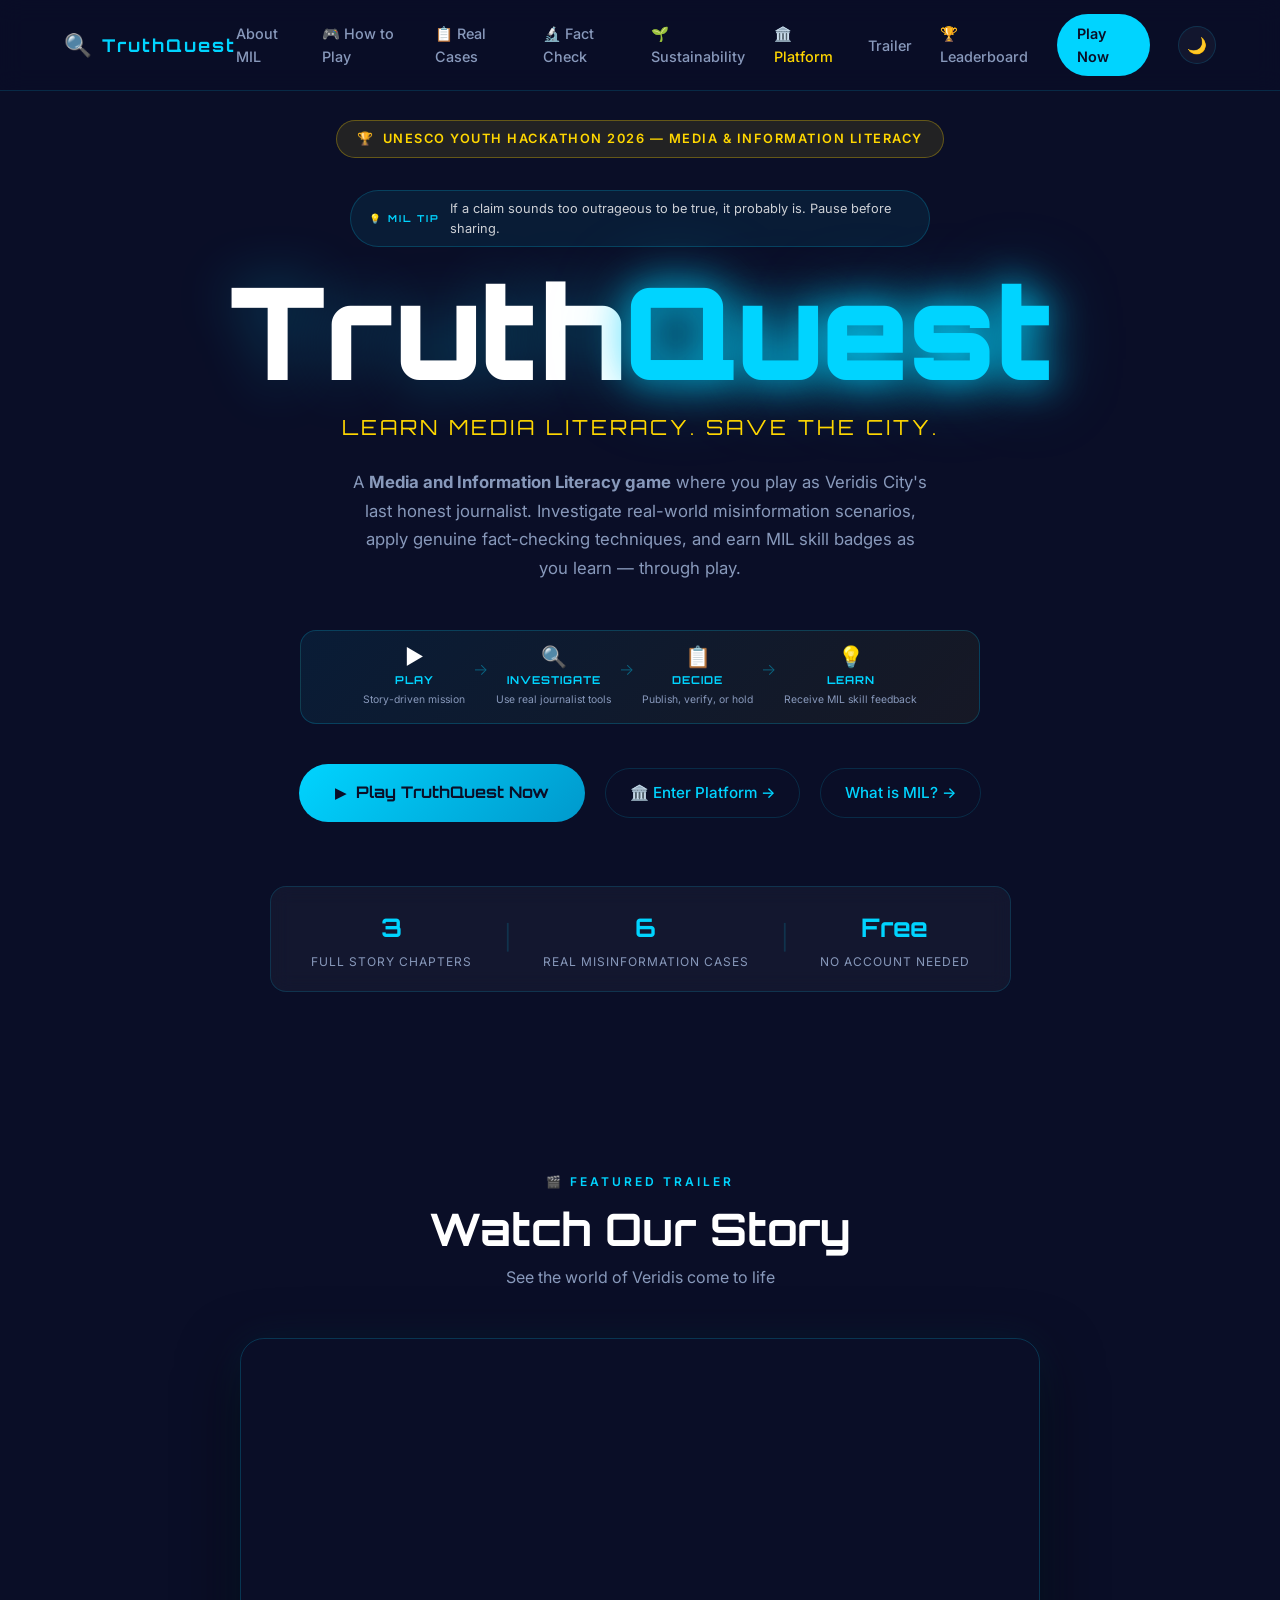
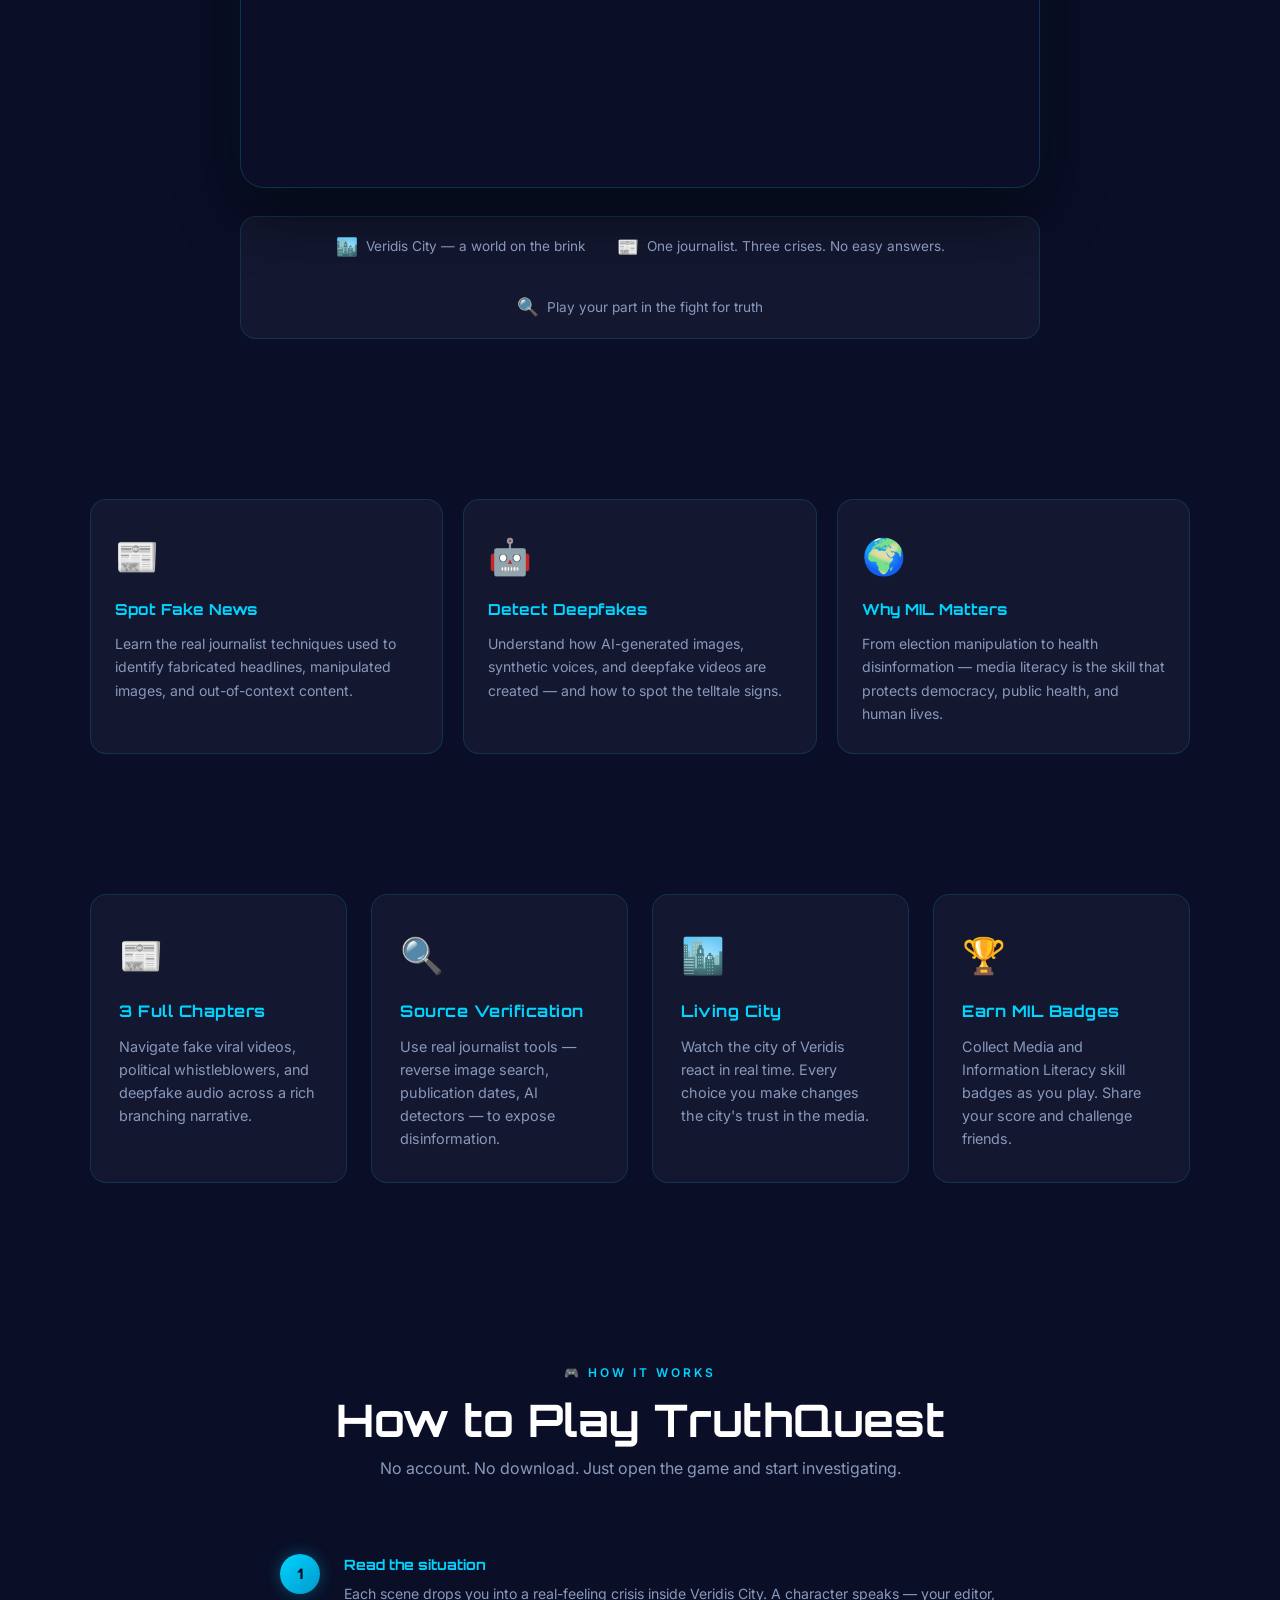
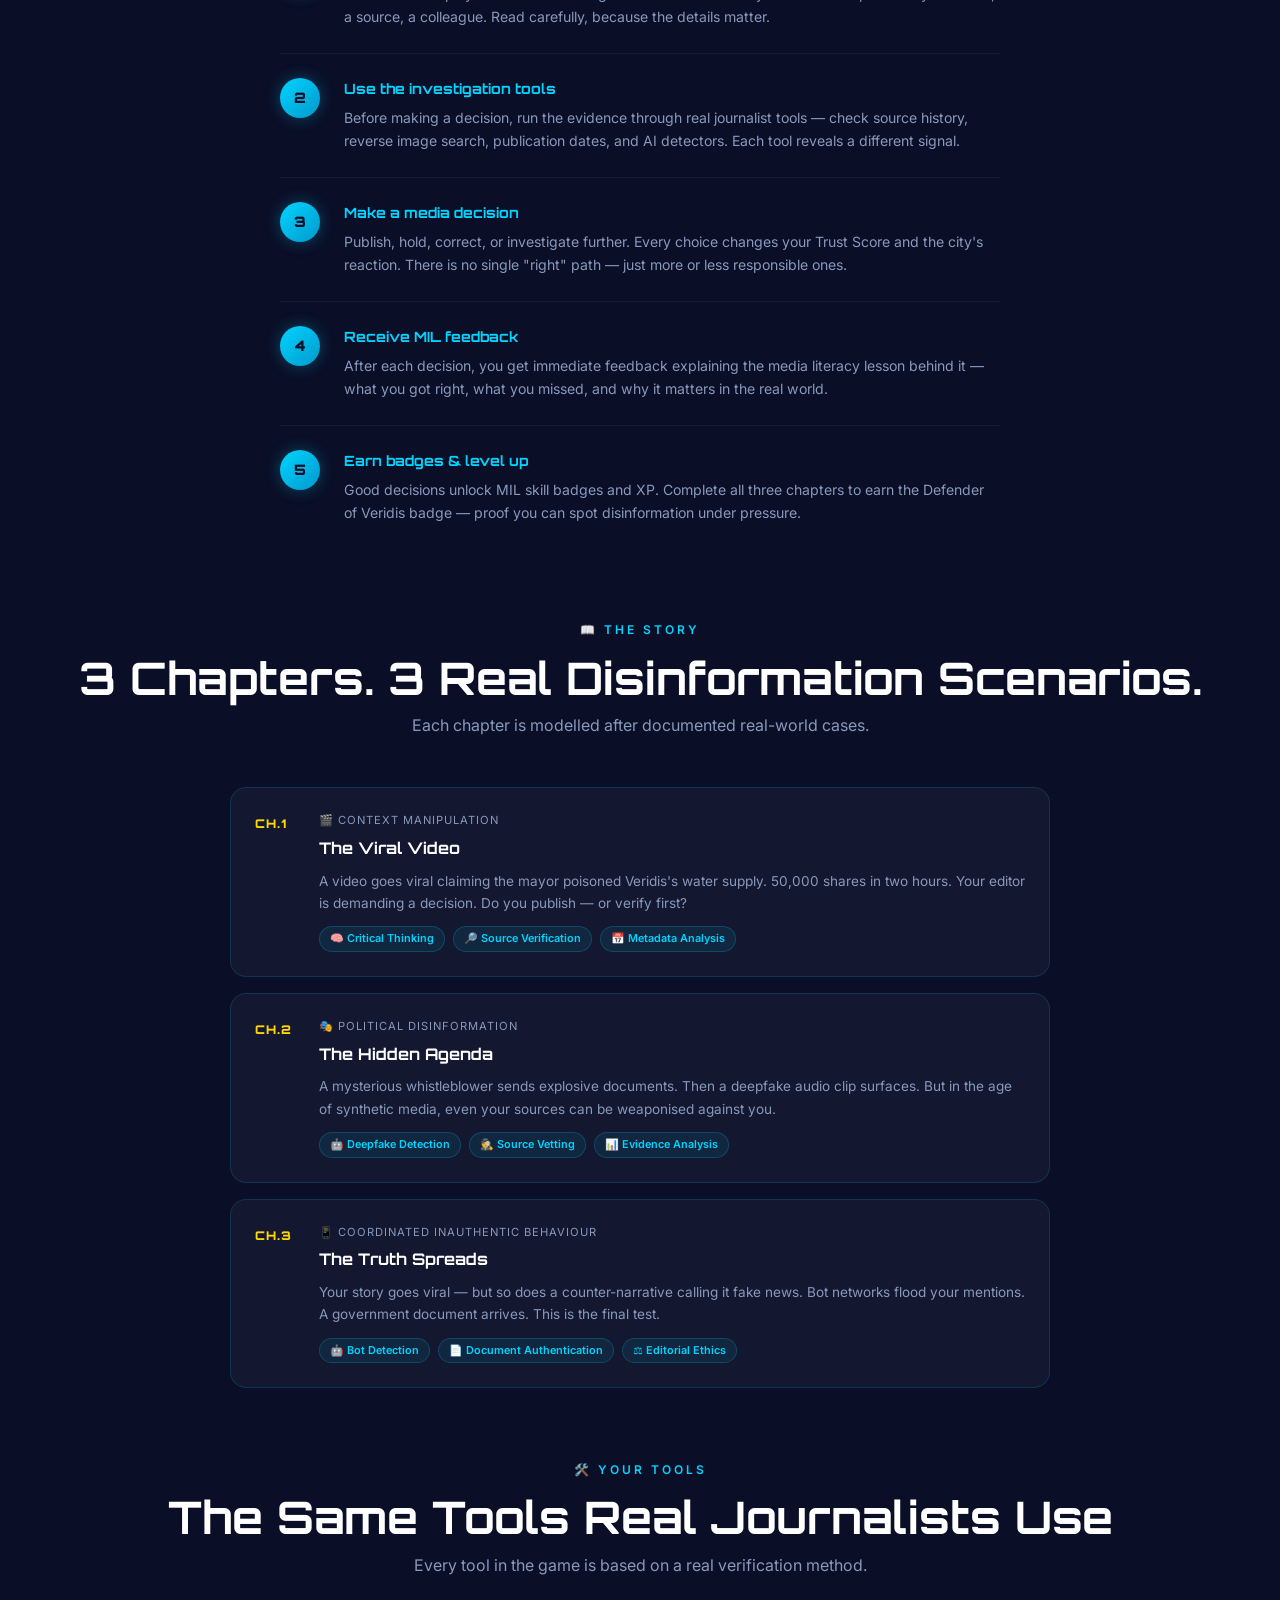
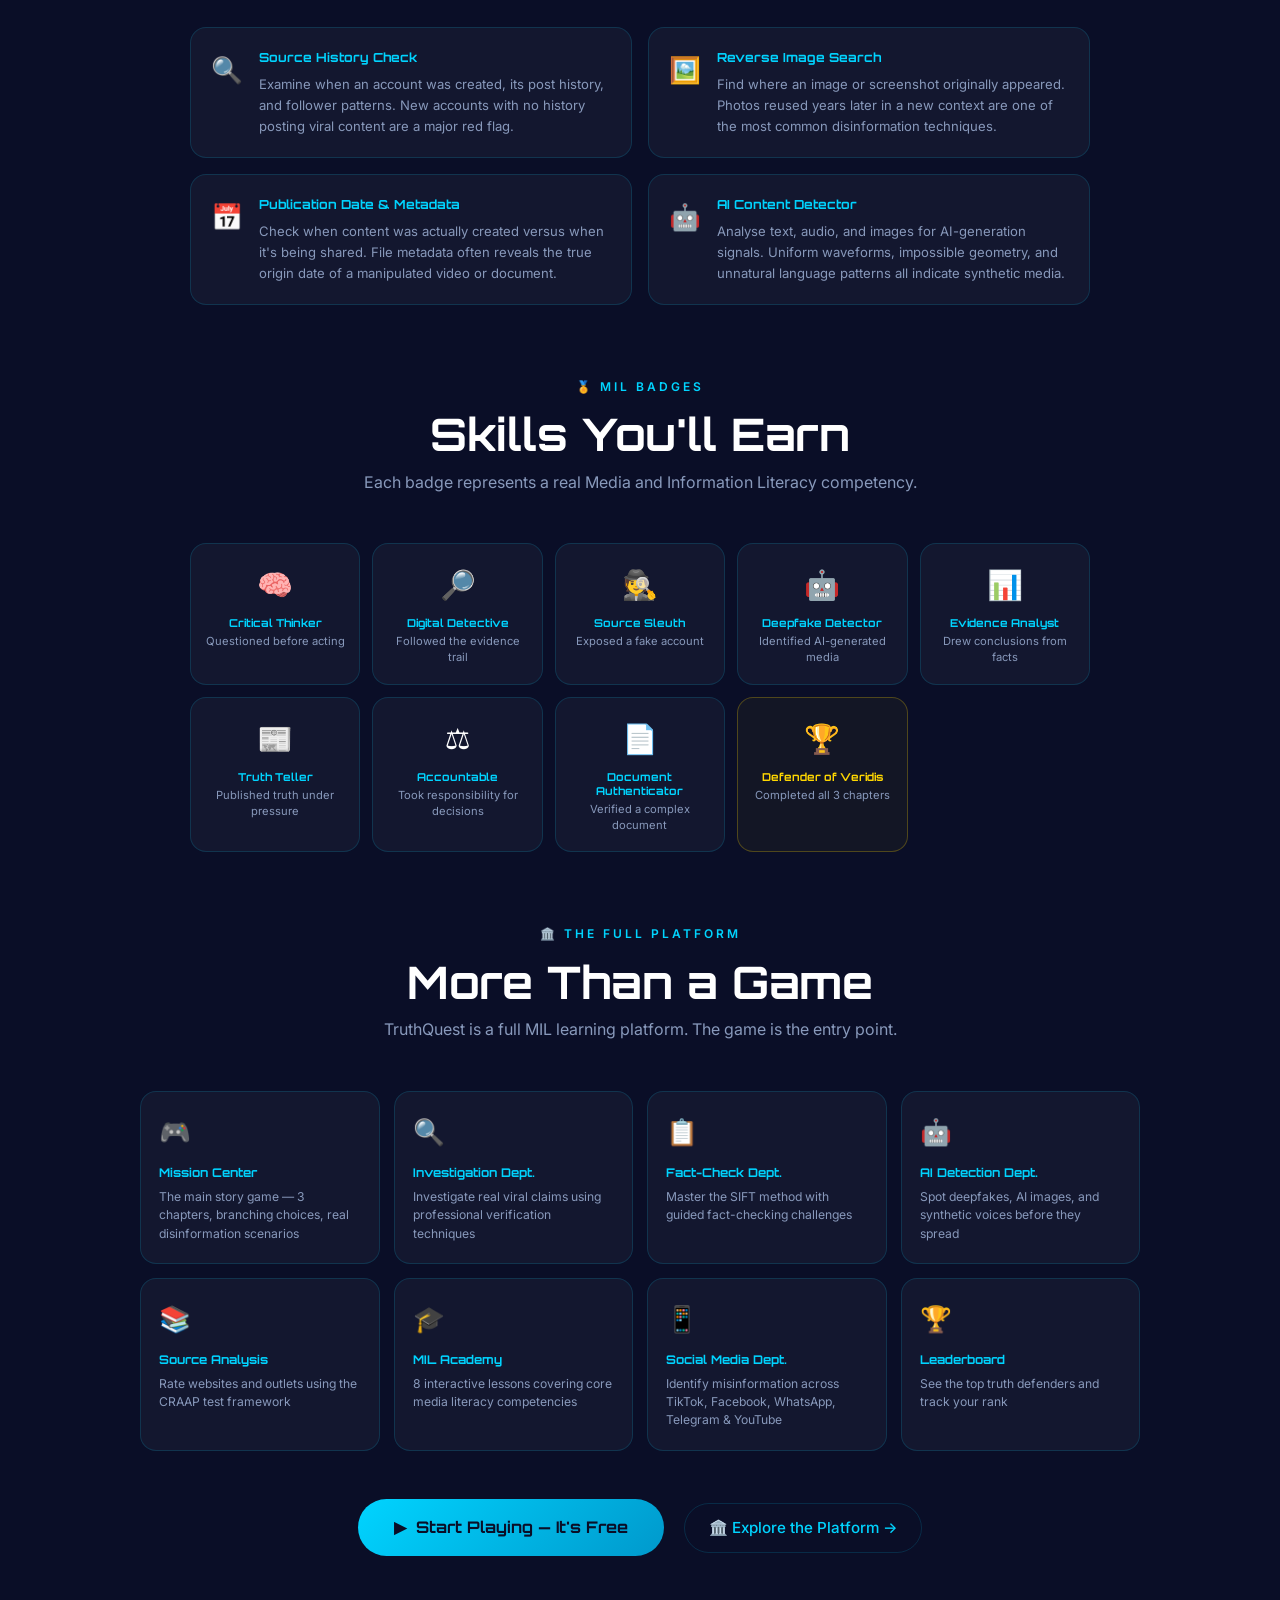
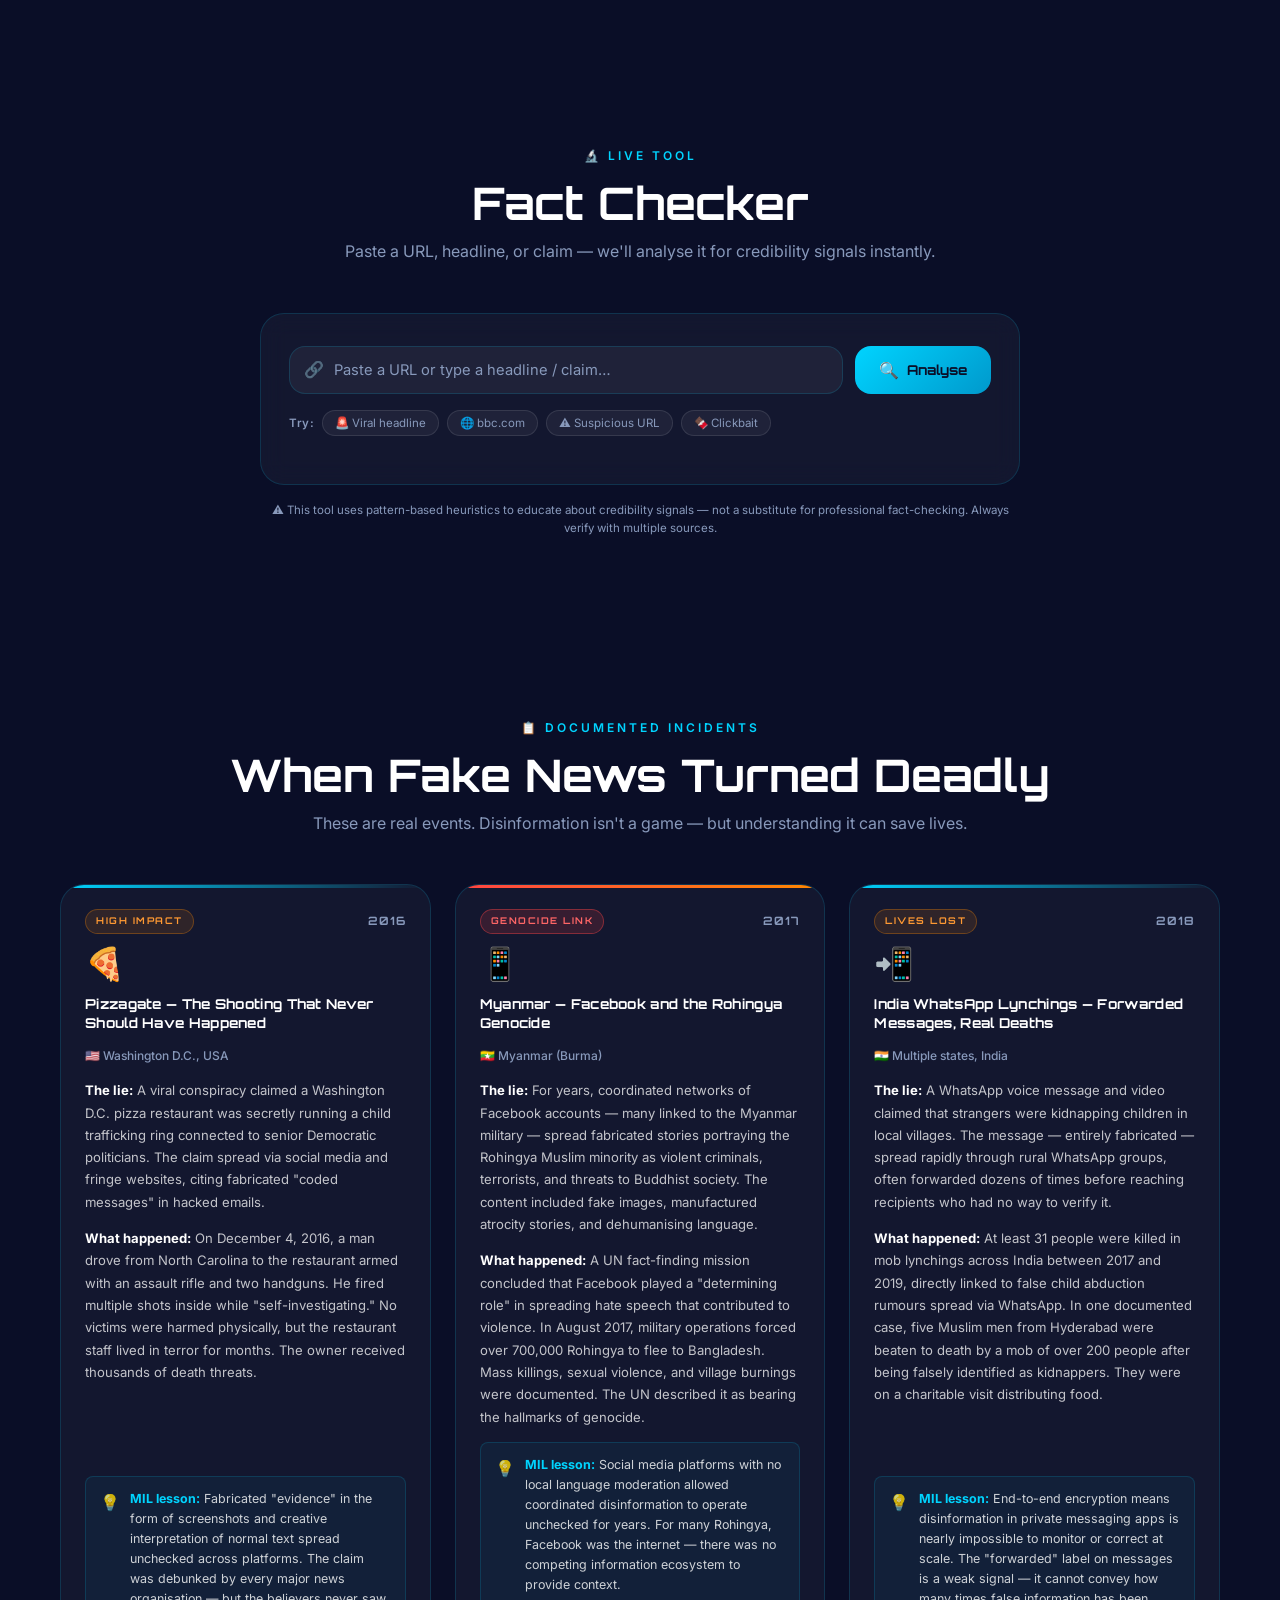
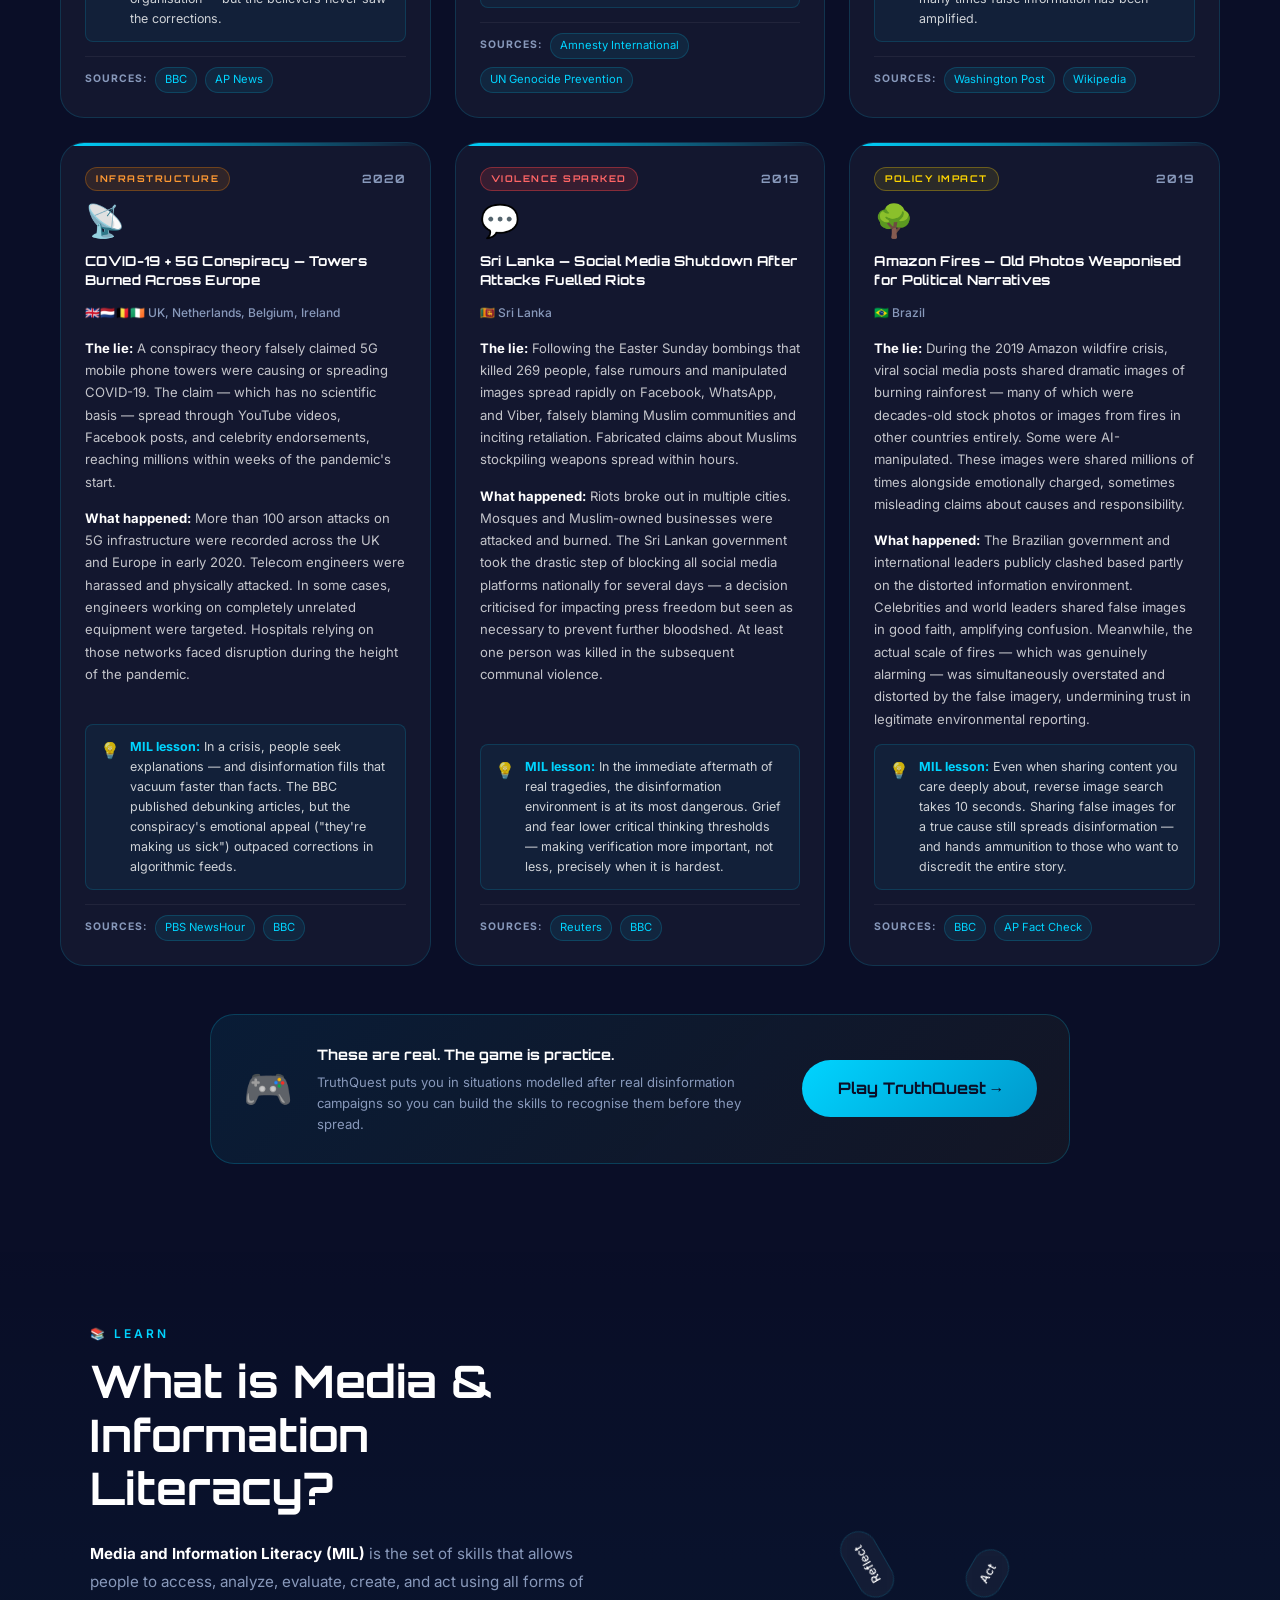
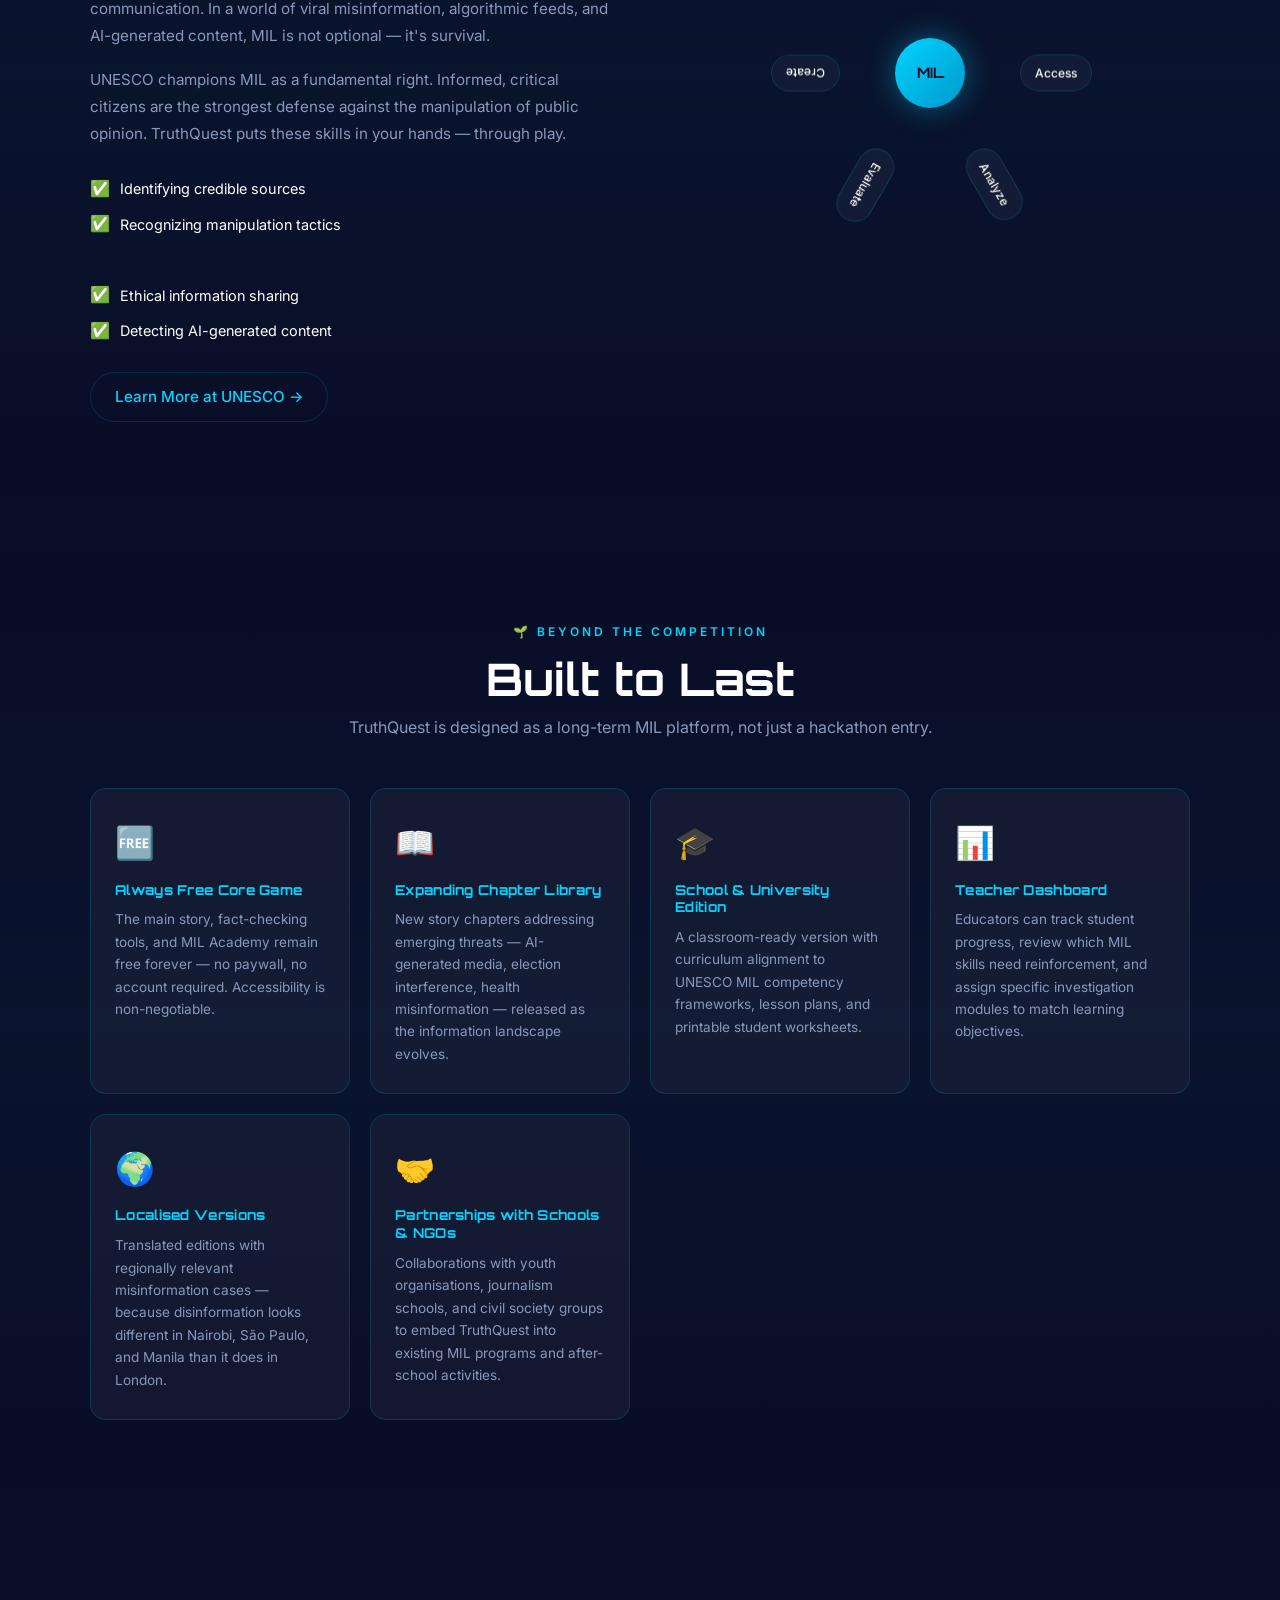
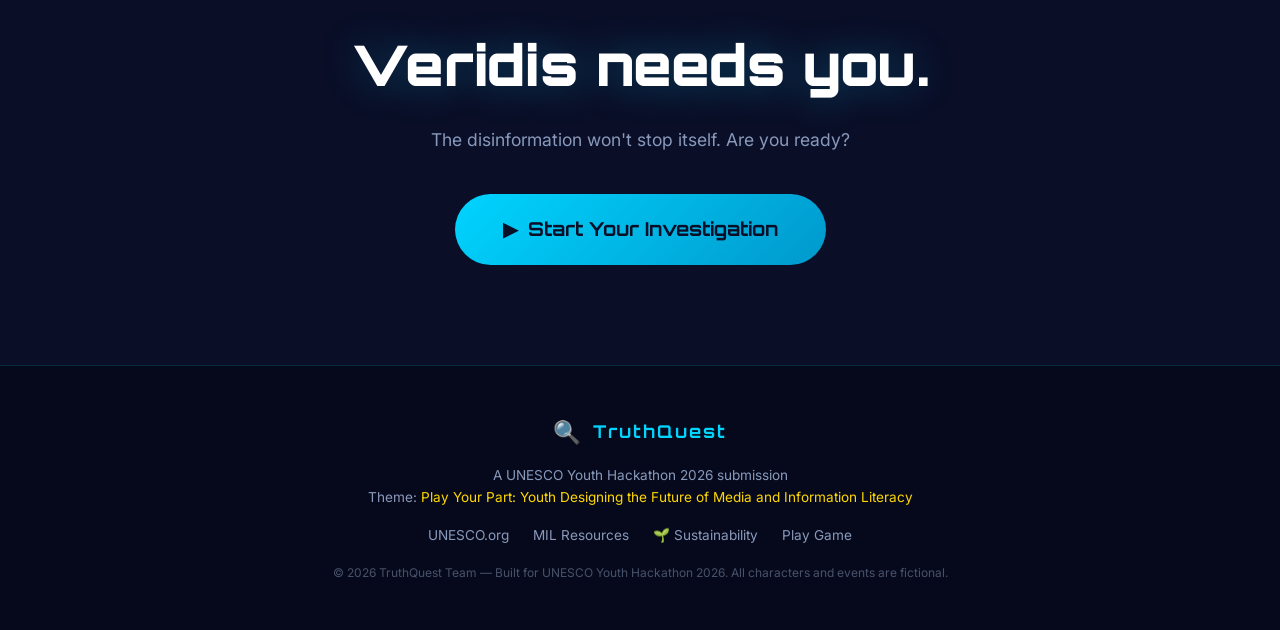
<file: index.html>
<!DOCTYPE html>
<html lang="en" data-theme="dark">
<head>
  <meta charset="UTF-8" />
  <meta name="viewport" content="width=device-width, initial-scale=1.0" />
  <meta name="theme-color" content="#0a0e27" />
  <meta name="description" content="TruthQuest — A Media and Information Literacy game for the UNESCO Youth Hackathon 2026. Play story-driven missions, investigate real misinformation cases, and earn MIL skill badges. Free, browser-based, no account needed." />
  <meta name="keywords" content="media literacy, disinformation, UNESCO, MIL, fact checking, game, journalism, education" />
  <meta name="robots" content="index, follow" />
  <meta name="author" content="TruthQuest Team — UNESCO Youth Hackathon 2026" />

  <!-- Open Graph -->
  <meta property="og:type"        content="website" />
  <meta property="og:title"       content="TruthQuest — Can You Save Veridis From Disinformation?" />
  <meta property="og:description" content="A media literacy RPG. Step into the shoes of the last honest journalist. Every choice matters. UNESCO Youth Hackathon 2026." />
  <meta property="og:image"       content="https://images.unsplash.com/photo-1504711434969-e33886168f5c?w=1200&q=80&auto=format&fit=crop" />
  <meta property="og:url"         content="https://truthquest-lilac.vercel.app/" />
  <meta property="og:site_name"   content="TruthQuest" />

  <!-- Twitter Card -->
  <meta name="twitter:card"        content="summary_large_image" />
  <meta name="twitter:title"       content="TruthQuest — Play Your Part in the Fight for Truth" />
  <meta name="twitter:description" content="A free browser-based media literacy game. UNESCO Youth Hackathon 2026. #TruthQuest #MIL #UNESCO2026" />
  <meta name="twitter:image"       content="https://images.unsplash.com/photo-1504711434969-e33886168f5c?w=1200&q=80&auto=format&fit=crop" />

  <title>TruthQuest — UNESCO Youth Hackathon 2026</title>

  <!-- Favicon (inline SVG — no file needed) -->
  <link rel="icon" href="data:image/svg+xml,<svg xmlns='http://www.w3.org/2000/svg' viewBox='0 0 100 100'><text y='.9em' font-size='90'>🔍</text></svg>" />
  <link rel="apple-touch-icon" href="assets/icon-192.png" />

  <!-- Google Fonts -->
  <link rel="preconnect" href="https://fonts.googleapis.com" />
  <link rel="preconnect" href="https://fonts.gstatic.com" crossorigin />
  <link href="https://fonts.googleapis.com/css2?family=Orbitron:wght@400;700;900&family=Inter:wght@300;400;500;600&display=swap" rel="stylesheet" />

  <link rel="manifest" href="manifest.json" />
  <link rel="stylesheet" href="css/main.css" />

  <!-- Apply saved theme before page renders to avoid flash -->
  <script>
    (function () {
      const saved = localStorage.getItem('tq_theme') || 'dark';
      document.documentElement.setAttribute('data-theme', saved);
    })();
  </script>
</head>
<body>
  <!-- Scroll progress bar -->
  <div class="scroll-progress" id="scroll-progress" aria-hidden="true"></div>

  <!-- Floating quotes background removed -->

  <!-- ═══════════════════════════════════════════
       HEADER / NAV
  ════════════════════════════════════════════ -->
  <header class="site-header">
    <div class="header-inner">
      <div class="logo-group">
        <span class="logo-icon" aria-hidden="true">🔍</span>
        <span class="logo-text">TruthQuest</span>
      </div>
      <nav class="header-nav" aria-label="Main navigation">
        <a href="#about">About MIL</a>
        <a href="#how-to-play">🎮 How to Play</a>
        <a href="#real-cases">📋 Real Cases</a>
        <a href="#fact-checker">🔬 Fact Check</a>
        <a href="#sustainability">🌱 Sustainability</a>
        <a href="hub.html" style="color:var(--gold)">🏛️ Platform</a>
        <a href="#video-section">Trailer</a>
        <a href="leaderboard.html">🏆 Leaderboard</a>
        <a href="game.html" class="nav-cta">Play Now</a>
        <!-- Dark / Light mode toggle -->
        <button class="theme-toggle" id="theme-toggle" aria-label="Toggle dark/light mode" title="Toggle theme">
          <span class="theme-icon" aria-hidden="true">🌙</span>
        </button>
      </nav>
      <!-- Hamburger (mobile) -->
      <button class="hamburger" id="hamburger" aria-label="Open menu" aria-expanded="false">
        <span></span><span></span><span></span>
      </button>
    </div>
  </header>

  <!-- ═══════════════════════════════════════════
       HERO SECTION
  ════════════════════════════════════════════ -->
  <main>
    <section class="hero" aria-labelledby="hero-title">
      <div class="hero-badge">
        <span>🏆</span> UNESCO Youth Hackathon 2026 — Media &amp; Information Literacy
      </div>

      <!-- MIL Tip of the Day -->
      <div class="mil-tip-banner" id="mil-tip" role="note" aria-label="Media literacy tip of the day">
        <span class="mil-tip-label" aria-hidden="true">💡 MIL TIP</span>
        <span class="mil-tip-text" id="mil-tip-text"></span>
      </div>

      <h1 id="hero-title" class="hero-title">
        Truth<span class="title-accent">Quest</span>
      </h1>

      <p class="hero-subtitle">
        Learn media literacy. Save the city.
      </p>

      <p class="hero-tagline">
        A <strong>Media and Information Literacy game</strong> where you play as Veridis City's last honest journalist.
        Investigate real-world misinformation scenarios, apply genuine fact-checking techniques,
        and earn MIL skill badges as you learn — through play.
      </p>

      <!-- Educational learning loop — makes the MIL purpose immediately clear to judges -->
      <div class="learning-loop" role="region" aria-label="How TruthQuest teaches media literacy">
        <div class="ll-step">
          <span class="ll-icon" aria-hidden="true">▶</span>
          <span class="ll-label">Play</span>
          <span class="ll-desc">Story-driven mission</span>
        </div>
        <span class="ll-arrow" aria-hidden="true">→</span>
        <div class="ll-step">
          <span class="ll-icon" aria-hidden="true">🔍</span>
          <span class="ll-label">Investigate</span>
          <span class="ll-desc">Use real journalist tools</span>
        </div>
        <span class="ll-arrow" aria-hidden="true">→</span>
        <div class="ll-step">
          <span class="ll-icon" aria-hidden="true">📋</span>
          <span class="ll-label">Decide</span>
          <span class="ll-desc">Publish, verify, or hold</span>
        </div>
        <span class="ll-arrow" aria-hidden="true">→</span>
        <div class="ll-step">
          <span class="ll-icon" aria-hidden="true">💡</span>
          <span class="ll-label">Learn</span>
          <span class="ll-desc">Receive MIL skill feedback</span>
        </div>
      </div>

      <div class="hero-actions">
        <a href="game.html" class="btn-primary pulse-glow" role="button">
          <span class="btn-icon" aria-hidden="true">▶</span>
          Play TruthQuest Now
        </a>
        <a href="hub.html" class="btn-secondary" role="button">
          🏛️ Enter Platform →
        </a>
        <a href="#about" class="btn-secondary">
          What is MIL? →
        </a>
      </div>

      <!-- Stats bar -->
      <div class="stats-bar" role="region" aria-label="Project highlights">
        <div class="stat-item">
          <span class="stat-number">3</span>
          <span class="stat-label">Full Story Chapters</span>
        </div>
        <div class="stat-divider" aria-hidden="true">|</div>
        <div class="stat-item">
          <span class="stat-number">6</span>
          <span class="stat-label">Real Misinformation Cases</span>
        </div>
        <div class="stat-divider" aria-hidden="true">|</div>
        <div class="stat-item">
          <span class="stat-number">Free</span>
          <span class="stat-label">No Account Needed</span>
        </div>
      </div>
    </section>

    <!-- ═══════════════════════════════════════════
         VIDEO SECTION — Main Trailer
    ════════════════════════════════════════════ -->
    <section id="video-section" class="video-section" aria-labelledby="video-heading">
      <div class="section-label">🎬 FEATURED TRAILER</div>
      <h2 id="video-heading" class="section-title">Watch Our Story</h2>
      <p class="section-sub">See the world of Veridis come to life</p>

      <div class="video-wrapper" role="region" aria-label="TruthQuest trailer video player">
        <div class="yt-embed-wrap">
          <iframe
            src="https://www.youtube.com/embed/KAt9G1ijHDc"
            title="TruthQuest — UNESCO Youth Hackathon 2026 Trailer"
            frameborder="0"
            allow="accelerometer; autoplay; clipboard-write; encrypted-media; gyroscope; picture-in-picture; web-share"
            allowfullscreen
            loading="lazy"
          ></iframe>
        </div>
      </div>

      <!-- Video description below player -->
      <div class="video-description-bar" aria-label="Trailer description">
        <div class="vdb-item">
          <span class="vdb-icon" aria-hidden="true">🏙️</span>
          <span>Veridis City — a world on the brink</span>
        </div>
        <div class="vdb-item">
          <span class="vdb-icon" aria-hidden="true">📰</span>
          <span>One journalist. Three crises. No easy answers.</span>
        </div>
        <div class="vdb-item">
          <span class="vdb-icon" aria-hidden="true">🔍</span>
          <span>Play your part in the fight for truth</span>
        </div>
      </div>
    </section>

    <!-- ═══════════════════════════════════════════
         MIL HIGHLIGHTS — replaces broken ad strip
    ════════════════════════════════════════════ -->
    <section class="mil-highlights-section" aria-labelledby="mil-highlights-heading">
      <h2 id="mil-highlights-heading" class="visually-hidden">What You'll Learn</h2>
      <div class="mil-highlights-grid">

        <div class="mil-highlight-card">
          <span class="mh-icon" aria-hidden="true">📰</span>
          <h3>Spot Fake News</h3>
          <p>Learn the real journalist techniques used to identify fabricated headlines, manipulated images, and out-of-context content.</p>
        </div>

        <div class="mil-highlight-card">
          <span class="mh-icon" aria-hidden="true">🤖</span>
          <h3>Detect Deepfakes</h3>
          <p>Understand how AI-generated images, synthetic voices, and deepfake videos are created — and how to spot the telltale signs.</p>
        </div>

        <div class="mil-highlight-card">
          <span class="mh-icon" aria-hidden="true">🌍</span>
          <h3>Why MIL Matters</h3>
          <p>From election manipulation to health disinformation — media literacy is the skill that protects democracy, public health, and human lives.</p>
        </div>

      </div>
    </section>

    <!-- ═══════════════════════════════════════════
         FEATURES STRIP
    ════════════════════════════════════════════ -->
    <section class="features-section" aria-labelledby="features-heading">
      <h2 id="features-heading" class="visually-hidden">Game Features</h2>
      <div class="features-grid">
        <div class="feature-card">
          <div class="feature-icon" aria-hidden="true">📰</div>
          <h3>3 Full Chapters</h3>
          <p>Navigate fake viral videos, political whistleblowers, and deepfake audio across a rich branching narrative.</p>
        </div>
        <div class="feature-card">
          <div class="feature-icon" aria-hidden="true">🔍</div>
          <h3>Source Verification</h3>
          <p>Use real journalist tools — reverse image search, publication dates, AI detectors — to expose disinformation.</p>
        </div>
        <div class="feature-card">
          <div class="feature-icon" aria-hidden="true">🏙️</div>
          <h3>Living City</h3>
          <p>Watch the city of Veridis react in real time. Every choice you make changes the city's trust in the media.</p>
        </div>
        <div class="feature-card">
          <div class="feature-icon" aria-hidden="true">🏆</div>
          <h3>Earn MIL Badges</h3>
          <p>Collect Media and Information Literacy skill badges as you play. Share your score and challenge friends.</p>
        </div>
      </div>
    </section>

    <!-- ═══════════════════════════════════════════
         HOW TO PLAY SECTION
    ════════════════════════════════════════════ -->
    <section id="how-to-play" class="htp-section" aria-labelledby="htp-heading">
      <div class="section-label">🎮 HOW IT WORKS</div>
      <h2 id="htp-heading" class="section-title">How to Play TruthQuest</h2>
      <p class="section-sub">No account. No download. Just open the game and start investigating.</p>

      <!-- Step-by-step -->
      <div class="htp-steps">
        <div class="htp-step">
          <div class="htp-step-num" aria-hidden="true">1</div>
          <div class="htp-step-body">
            <h3>Read the situation</h3>
            <p>Each scene drops you into a real-feeling crisis inside Veridis City. A character speaks — your editor, a source, a colleague. Read carefully, because the details matter.</p>
          </div>
        </div>
        <div class="htp-step">
          <div class="htp-step-num" aria-hidden="true">2</div>
          <div class="htp-step-body">
            <h3>Use the investigation tools</h3>
            <p>Before making a decision, run the evidence through real journalist tools — check source history, reverse image search, publication dates, and AI detectors. Each tool reveals a different signal.</p>
          </div>
        </div>
        <div class="htp-step">
          <div class="htp-step-num" aria-hidden="true">3</div>
          <div class="htp-step-body">
            <h3>Make a media decision</h3>
            <p>Publish, hold, correct, or investigate further. Every choice changes your Trust Score and the city's reaction. There is no single "right" path — just more or less responsible ones.</p>
          </div>
        </div>
        <div class="htp-step">
          <div class="htp-step-num" aria-hidden="true">4</div>
          <div class="htp-step-body">
            <h3>Receive MIL feedback</h3>
            <p>After each decision, you get immediate feedback explaining the media literacy lesson behind it — what you got right, what you missed, and why it matters in the real world.</p>
          </div>
        </div>
        <div class="htp-step">
          <div class="htp-step-num" aria-hidden="true">5</div>
          <div class="htp-step-body">
            <h3>Earn badges &amp; level up</h3>
            <p>Good decisions unlock MIL skill badges and XP. Complete all three chapters to earn the Defender of Veridis badge — proof you can spot disinformation under pressure.</p>
          </div>
        </div>
      </div>

      <!-- The 3 Chapters -->
      <div class="section-label" style="margin-top:72px">📖 THE STORY</div>
      <h2 class="section-title" style="margin-bottom:8px">3 Chapters. 3 Real Disinformation Scenarios.</h2>
      <p class="section-sub">Each chapter is modelled after documented real-world cases.</p>

      <div class="htp-chapters">

        <div class="htp-chapter">
          <div class="htp-ch-num">CH.1</div>
          <div class="htp-ch-body">
            <div class="htp-ch-tag">🎬 Context Manipulation</div>
            <h3 class="htp-ch-title">The Viral Video</h3>
            <p class="htp-ch-desc">A video goes viral claiming the mayor poisoned Veridis's water supply. 50,000 shares in two hours. Your editor is demanding a decision. Do you publish — or verify first?</p>
            <div class="htp-ch-skills">
              <span class="htp-skill-tag">🧠 Critical Thinking</span>
              <span class="htp-skill-tag">🔎 Source Verification</span>
              <span class="htp-skill-tag">📅 Metadata Analysis</span>
            </div>
          </div>
        </div>

        <div class="htp-chapter">
          <div class="htp-ch-num">CH.2</div>
          <div class="htp-ch-body">
            <div class="htp-ch-tag">🎭 Political Disinformation</div>
            <h3 class="htp-ch-title">The Hidden Agenda</h3>
            <p class="htp-ch-desc">A mysterious whistleblower sends explosive documents. Then a deepfake audio clip surfaces. But in the age of synthetic media, even your sources can be weaponised against you.</p>
            <div class="htp-ch-skills">
              <span class="htp-skill-tag">🤖 Deepfake Detection</span>
              <span class="htp-skill-tag">🕵️ Source Vetting</span>
              <span class="htp-skill-tag">📊 Evidence Analysis</span>
            </div>
          </div>
        </div>

        <div class="htp-chapter">
          <div class="htp-ch-num">CH.3</div>
          <div class="htp-ch-body">
            <div class="htp-ch-tag">📱 Coordinated Inauthentic Behaviour</div>
            <h3 class="htp-ch-title">The Truth Spreads</h3>
            <p class="htp-ch-desc">Your story goes viral — but so does a counter-narrative calling it fake news. Bot networks flood your mentions. A government document arrives. This is the final test.</p>
            <div class="htp-ch-skills">
              <span class="htp-skill-tag">🤖 Bot Detection</span>
              <span class="htp-skill-tag">📄 Document Authentication</span>
              <span class="htp-skill-tag">⚖️ Editorial Ethics</span>
            </div>
          </div>
        </div>

      </div>

      <!-- Investigation Tools -->
      <div class="section-label" style="margin-top:72px">🛠️ YOUR TOOLS</div>
      <h2 class="section-title" style="margin-bottom:8px">The Same Tools Real Journalists Use</h2>
      <p class="section-sub">Every tool in the game is based on a real verification method.</p>

      <div class="htp-tools-grid">
        <div class="htp-tool">
          <span class="htp-tool-icon" aria-hidden="true">🔍</span>
          <div>
            <strong>Source History Check</strong>
            <p>Examine when an account was created, its post history, and follower patterns. New accounts with no history posting viral content are a major red flag.</p>
          </div>
        </div>
        <div class="htp-tool">
          <span class="htp-tool-icon" aria-hidden="true">🖼️</span>
          <div>
            <strong>Reverse Image Search</strong>
            <p>Find where an image or screenshot originally appeared. Photos reused years later in a new context are one of the most common disinformation techniques.</p>
          </div>
        </div>
        <div class="htp-tool">
          <span class="htp-tool-icon" aria-hidden="true">📅</span>
          <div>
            <strong>Publication Date &amp; Metadata</strong>
            <p>Check when content was actually created versus when it's being shared. File metadata often reveals the true origin date of a manipulated video or document.</p>
          </div>
        </div>
        <div class="htp-tool">
          <span class="htp-tool-icon" aria-hidden="true">🤖</span>
          <div>
            <strong>AI Content Detector</strong>
            <p>Analyse text, audio, and images for AI-generation signals. Uniform waveforms, impossible geometry, and unnatural language patterns all indicate synthetic media.</p>
          </div>
        </div>
      </div>

      <!-- Badges -->
      <div class="section-label" style="margin-top:72px">🏅 MIL BADGES</div>
      <h2 class="section-title" style="margin-bottom:8px">Skills You'll Earn</h2>
      <p class="section-sub">Each badge represents a real Media and Information Literacy competency.</p>

      <div class="htp-badges-grid">
        <div class="htp-badge"><span>🧠</span><strong>Critical Thinker</strong><p>Questioned before acting</p></div>
        <div class="htp-badge"><span>🔎</span><strong>Digital Detective</strong><p>Followed the evidence trail</p></div>
        <div class="htp-badge"><span>🕵️</span><strong>Source Sleuth</strong><p>Exposed a fake account</p></div>
        <div class="htp-badge"><span>🤖</span><strong>Deepfake Detector</strong><p>Identified AI-generated media</p></div>
        <div class="htp-badge"><span>📊</span><strong>Evidence Analyst</strong><p>Drew conclusions from facts</p></div>
        <div class="htp-badge"><span>📰</span><strong>Truth Teller</strong><p>Published truth under pressure</p></div>
        <div class="htp-badge"><span>⚖️</span><strong>Accountable</strong><p>Took responsibility for decisions</p></div>
        <div class="htp-badge"><span>📄</span><strong>Document Authenticator</strong><p>Verified a complex document</p></div>
        <div class="htp-badge htp-badge-gold"><span>🏆</span><strong>Defender of Veridis</strong><p>Completed all 3 chapters</p></div>
      </div>

      <!-- Platform overview -->
      <div class="section-label" style="margin-top:72px">🏛️ THE FULL PLATFORM</div>
      <h2 class="section-title" style="margin-bottom:8px">More Than a Game</h2>
      <p class="section-sub">TruthQuest is a full MIL learning platform. The game is the entry point.</p>

      <div class="htp-platform-grid">
        <a href="game.html" class="htp-platform-card">
          <span class="htp-platform-icon">🎮</span>
          <strong>Mission Center</strong>
          <p>The main story game — 3 chapters, branching choices, real disinformation scenarios</p>
        </a>
        <a href="investigation.html" class="htp-platform-card">
          <span class="htp-platform-icon">🔍</span>
          <strong>Investigation Dept.</strong>
          <p>Investigate real viral claims using professional verification techniques</p>
        </a>
        <a href="factcheck.html" class="htp-platform-card">
          <span class="htp-platform-icon">📋</span>
          <strong>Fact-Check Dept.</strong>
          <p>Master the SIFT method with guided fact-checking challenges</p>
        </a>
        <a href="aidetection.html" class="htp-platform-card">
          <span class="htp-platform-icon">🤖</span>
          <strong>AI Detection Dept.</strong>
          <p>Spot deepfakes, AI images, and synthetic voices before they spread</p>
        </a>
        <a href="sourceanalysis.html" class="htp-platform-card">
          <span class="htp-platform-icon">📚</span>
          <strong>Source Analysis</strong>
          <p>Rate websites and outlets using the CRAAP test framework</p>
        </a>
        <a href="academy.html" class="htp-platform-card">
          <span class="htp-platform-icon">🎓</span>
          <strong>MIL Academy</strong>
          <p>8 interactive lessons covering core media literacy competencies</p>
        </a>
        <a href="social.html" class="htp-platform-card">
          <span class="htp-platform-icon">📱</span>
          <strong>Social Media Dept.</strong>
          <p>Identify misinformation across TikTok, Facebook, WhatsApp, Telegram &amp; YouTube</p>
        </a>
        <a href="leaderboard.html" class="htp-platform-card">
          <span class="htp-platform-icon">🏆</span>
          <strong>Leaderboard</strong>
          <p>See the top truth defenders and track your rank</p>
        </a>
      </div>

      <div style="text-align:center;margin-top:48px">
        <a href="game.html" class="btn-primary pulse-glow" role="button">
          <span aria-hidden="true">▶</span> Start Playing — It's Free
        </a>
        <a href="hub.html" class="btn-secondary" style="margin-left:16px" role="button">
          🏛️ Explore the Platform →
        </a>
      </div>
    </section>

    <!-- ═══════════════════════════════════════════
         FACT CHECKER TOOL
    ════════════════════════════════════════════ -->
    <section id="fact-checker" class="fc-section" aria-labelledby="fc-heading">
      <div class="section-label">🔬 LIVE TOOL</div>
      <h2 id="fc-heading" class="section-title">Fact Checker</h2>
      <p class="section-sub">Paste a URL, headline, or claim — we'll analyse it for credibility signals instantly.</p>

      <div class="fc-card">

        <!-- Input row -->
        <div class="fc-input-row">
          <div class="fc-input-wrap">
            <span class="fc-input-icon" aria-hidden="true">🔗</span>
            <input
              type="text"
              id="fc-input"
              class="fc-input"
              placeholder="Paste a URL or type a headline / claim…"
              aria-label="Enter a URL or claim to fact-check"
              autocomplete="off"
              spellcheck="false"
            />
            <button class="fc-clear-btn" id="fc-clear" aria-label="Clear input" title="Clear" style="display:none">✕</button>
          </div>
          <button class="fc-check-btn" id="fc-check-btn" aria-label="Analyse this claim">
            <span class="fc-btn-icon" aria-hidden="true">🔍</span>
            <span class="fc-btn-text">Analyse</span>
          </button>
        </div>

        <!-- Example chips -->
        <div class="fc-examples" aria-label="Example claims to try">
          <span class="fc-example-label">Try:</span>
          <button class="fc-chip" data-val="Mayor poisons city water supply — video proof inside!">🚨 Viral headline</button>
          <button class="fc-chip" data-val="https://bbc.com/news/world">🌐 bbc.com</button>
          <button class="fc-chip" data-val="https://randomnews99.xyz/breaking-mayor-arrested">⚠️ Suspicious URL</button>
          <button class="fc-chip" data-val="Scientists say chocolate cures all diseases — share NOW">🍫 Clickbait</button>
        </div>

        <!-- Result panel -->
        <div class="fc-result" id="fc-result" aria-live="polite" style="display:none">

          <!-- Verdict banner -->
          <div class="fc-verdict-banner" id="fc-verdict-banner">
            <span class="fc-verdict-icon" id="fc-verdict-icon" aria-hidden="true"></span>
            <div>
              <div class="fc-verdict-title" id="fc-verdict-title"></div>
              <div class="fc-verdict-sub"   id="fc-verdict-sub"></div>
            </div>
            <div class="fc-verdict-score" id="fc-verdict-score" aria-label="Credibility score"></div>
          </div>

          <!-- Signal breakdown bars -->
          <div class="fc-signals" id="fc-signals" aria-label="Credibility signal breakdown"></div>

          <!-- What to do next -->
          <div class="fc-advice" id="fc-advice"></div>

          <!-- MIL tip linked to the result -->
          <div class="fc-mil-tip" id="fc-mil-tip"></div>
        </div>

        <!-- Loading state -->
        <div class="fc-loading" id="fc-loading" style="display:none" aria-live="polite" role="status">
          <div class="fc-loading-dots">
            <span></span><span></span><span></span>
          </div>
          <span class="fc-loading-text">Analysing signals…</span>
        </div>

      </div>

      <p class="fc-disclaimer">
        ⚠️ This tool uses pattern-based heuristics to educate about credibility signals — not a substitute for professional fact-checking. Always verify with multiple sources.
      </p>
    </section>

    <!-- ═══════════════════════════════════════════
         REAL CASES SECTION
    ════════════════════════════════════════════ -->
    <section id="real-cases" class="cases-section" aria-labelledby="cases-heading">
      <div class="section-label">📋 DOCUMENTED INCIDENTS</div>
      <h2 id="cases-heading" class="section-title">When Fake News Turned Deadly</h2>
      <p class="section-sub">These are real events. Disinformation isn't a game — but understanding it can save lives.</p>

      <div class="cases-grid">

        <!-- Case 1: Pizzagate -->
        <article class="case-card" aria-labelledby="case-1-title">
          <div class="case-header">
            <div class="case-severity case-severity-high" aria-label="High severity">HIGH IMPACT</div>
            <div class="case-year">2016</div>
          </div>
          <div class="case-icon" aria-hidden="true">🍕</div>
          <h3 id="case-1-title" class="case-title">Pizzagate — The Shooting That Never Should Have Happened</h3>
          <div class="case-country">🇺🇸 Washington D.C., USA</div>
          <p class="case-what"><strong>The lie:</strong> A viral conspiracy claimed a Washington D.C. pizza restaurant was secretly running a child trafficking ring connected to senior Democratic politicians. The claim spread via social media and fringe websites, citing fabricated "coded messages" in hacked emails.</p>
          <p class="case-what"><strong>What happened:</strong> On December 4, 2016, a man drove from North Carolina to the restaurant armed with an assault rifle and two handguns. He fired multiple shots inside while "self-investigating." No victims were harmed physically, but the restaurant staff lived in terror for months. The owner received thousands of death threats.</p>
          <div class="case-lesson">
            <span class="case-lesson-icon" aria-hidden="true">💡</span>
            <span><strong>MIL lesson:</strong> Fabricated "evidence" in the form of screenshots and creative interpretation of normal text spread unchecked across platforms. The claim was debunked by every major news organisation — but the believers never saw the corrections.</span>
          </div>
          <div class="case-sources">
            <span class="case-sources-label">Sources:</span>
            <a href="https://www.bbc.com/news/blogs-trending-38156985" target="_blank" rel="noopener noreferrer" class="case-source-link">BBC</a>
            <a href="https://apnews.com/article/pizzagate-shooting-dc" target="_blank" rel="noopener noreferrer" class="case-source-link">AP News</a>
          </div>
        </article>

        <!-- Case 2: Myanmar / Rohingya -->
        <article class="case-card case-card-critical" aria-labelledby="case-2-title">
          <div class="case-header">
            <div class="case-severity case-severity-critical" aria-label="Critical severity">GENOCIDE LINK</div>
            <div class="case-year">2017</div>
          </div>
          <div class="case-icon" aria-hidden="true">📱</div>
          <h3 id="case-2-title" class="case-title">Myanmar — Facebook and the Rohingya Genocide</h3>
          <div class="case-country">🇲🇲 Myanmar (Burma)</div>
          <p class="case-what"><strong>The lie:</strong> For years, coordinated networks of Facebook accounts — many linked to the Myanmar military — spread fabricated stories portraying the Rohingya Muslim minority as violent criminals, terrorists, and threats to Buddhist society. The content included fake images, manufactured atrocity stories, and dehumanising language.</p>
          <p class="case-what"><strong>What happened:</strong> A UN fact-finding mission concluded that Facebook played a "determining role" in spreading hate speech that contributed to violence. In August 2017, military operations forced over 700,000 Rohingya to flee to Bangladesh. Mass killings, sexual violence, and village burnings were documented. The UN described it as bearing the hallmarks of genocide.</p>
          <div class="case-lesson">
            <span class="case-lesson-icon" aria-hidden="true">💡</span>
            <span><strong>MIL lesson:</strong> Social media platforms with no local language moderation allowed coordinated disinformation to operate unchecked for years. For many Rohingya, Facebook was the internet — there was no competing information ecosystem to provide context.</span>
          </div>
          <div class="case-sources">
            <span class="case-sources-label">Sources:</span>
            <a href="https://www.amnesty.org/en/latest/news/2022/09/myanmar-facebooks-systems-promoted-violence-against-rohingya-meta-owes-reparations-new-report/" target="_blank" rel="noopener noreferrer" class="case-source-link">Amnesty International</a>
            <a href="https://www.un.org/en/genocideprevention/rohingya.shtml" target="_blank" rel="noopener noreferrer" class="case-source-link">UN Genocide Prevention</a>
          </div>
        </article>

        <!-- Case 3: WhatsApp India lynchings -->
        <article class="case-card" aria-labelledby="case-3-title">
          <div class="case-header">
            <div class="case-severity case-severity-high" aria-label="High severity">LIVES LOST</div>
            <div class="case-year">2018</div>
          </div>
          <div class="case-icon" aria-hidden="true">📲</div>
          <h3 id="case-3-title" class="case-title">India WhatsApp Lynchings — Forwarded Messages, Real Deaths</h3>
          <div class="case-country">🇮🇳 Multiple states, India</div>
          <p class="case-what"><strong>The lie:</strong> A WhatsApp voice message and video claimed that strangers were kidnapping children in local villages. The message — entirely fabricated — spread rapidly through rural WhatsApp groups, often forwarded dozens of times before reaching recipients who had no way to verify it.</p>
          <p class="case-what"><strong>What happened:</strong> At least 31 people were killed in mob lynchings across India between 2017 and 2019, directly linked to false child abduction rumours spread via WhatsApp. In one documented case, five Muslim men from Hyderabad were beaten to death by a mob of over 200 people after being falsely identified as kidnappers. They were on a charitable visit distributing food.</p>
          <div class="case-lesson">
            <span class="case-lesson-icon" aria-hidden="true">💡</span>
            <span><strong>MIL lesson:</strong> End-to-end encryption means disinformation in private messaging apps is nearly impossible to monitor or correct at scale. The "forwarded" label on messages is a weak signal — it cannot convey how many times false information has been amplified.</span>
          </div>
          <div class="case-sources">
            <span class="case-sources-label">Sources:</span>
            <a href="https://www.washingtonpost.com/politics/2020/02/21/how-misinformation-whatsapp-led-deathly-mob-lynching-india/" target="_blank" rel="noopener noreferrer" class="case-source-link">Washington Post</a>
            <a href="https://en.wikipedia.org/wiki/Indian_WhatsApp_lynchings" target="_blank" rel="noopener noreferrer" class="case-source-link">Wikipedia</a>
          </div>
        </article>

        <!-- Case 4: COVID-19 / 5G -->
        <article class="case-card" aria-labelledby="case-4-title">
          <div class="case-header">
            <div class="case-severity case-severity-high" aria-label="High severity">INFRASTRUCTURE</div>
            <div class="case-year">2020</div>
          </div>
          <div class="case-icon" aria-hidden="true">📡</div>
          <h3 id="case-4-title" class="case-title">COVID-19 + 5G Conspiracy — Towers Burned Across Europe</h3>
          <div class="case-country">🇬🇧🇳🇱🇧🇪🇮🇪 UK, Netherlands, Belgium, Ireland</div>
          <p class="case-what"><strong>The lie:</strong> A conspiracy theory falsely claimed 5G mobile phone towers were causing or spreading COVID-19. The claim — which has no scientific basis — spread through YouTube videos, Facebook posts, and celebrity endorsements, reaching millions within weeks of the pandemic's start.</p>
          <p class="case-what"><strong>What happened:</strong> More than 100 arson attacks on 5G infrastructure were recorded across the UK and Europe in early 2020. Telecom engineers were harassed and physically attacked. In some cases, engineers working on completely unrelated equipment were targeted. Hospitals relying on those networks faced disruption during the height of the pandemic.</p>
          <div class="case-lesson">
            <span class="case-lesson-icon" aria-hidden="true">💡</span>
            <span><strong>MIL lesson:</strong> In a crisis, people seek explanations — and disinformation fills that vacuum faster than facts. The BBC published debunking articles, but the conspiracy's emotional appeal ("they're making us sick") outpaced corrections in algorithmic feeds.</span>
          </div>
          <div class="case-sources">
            <span class="case-sources-label">Sources:</span>
            <a href="https://www.pbs.org/newshour/world/conspiracy-theorists-burn-5g-towers-claiming-link-to-virus" target="_blank" rel="noopener noreferrer" class="case-source-link">PBS NewsHour</a>
            <a href="https://www.bbc.com/news/stories-52731624" target="_blank" rel="noopener noreferrer" class="case-source-link">BBC</a>
          </div>
        </article>

        <!-- Case 5: Sri Lanka Easter Sunday -->
        <article class="case-card" aria-labelledby="case-5-title">
          <div class="case-header">
            <div class="case-severity case-severity-critical" aria-label="Critical severity">VIOLENCE SPARKED</div>
            <div class="case-year">2019</div>
          </div>
          <div class="case-icon" aria-hidden="true">💬</div>
          <h3 id="case-5-title" class="case-title">Sri Lanka — Social Media Shutdown After Attacks Fuelled Riots</h3>
          <div class="case-country">🇱🇰 Sri Lanka</div>
          <p class="case-what"><strong>The lie:</strong> Following the Easter Sunday bombings that killed 269 people, false rumours and manipulated images spread rapidly on Facebook, WhatsApp, and Viber, falsely blaming Muslim communities and inciting retaliation. Fabricated claims about Muslims stockpiling weapons spread within hours.</p>
          <p class="case-what"><strong>What happened:</strong> Riots broke out in multiple cities. Mosques and Muslim-owned businesses were attacked and burned. The Sri Lankan government took the drastic step of blocking all social media platforms nationally for several days — a decision criticised for impacting press freedom but seen as necessary to prevent further bloodshed. At least one person was killed in the subsequent communal violence.</p>
          <div class="case-lesson">
            <span class="case-lesson-icon" aria-hidden="true">💡</span>
            <span><strong>MIL lesson:</strong> In the immediate aftermath of real tragedies, the disinformation environment is at its most dangerous. Grief and fear lower critical thinking thresholds — making verification more important, not less, precisely when it is hardest.</span>
          </div>
          <div class="case-sources">
            <span class="case-sources-label">Sources:</span>
            <a href="https://www.reuters.com/article/us-sri-lanka-blasts-socialmedia/" target="_blank" rel="noopener noreferrer" class="case-source-link">Reuters</a>
            <a href="https://www.bbc.com/news/world-asia-48056265" target="_blank" rel="noopener noreferrer" class="case-source-link">BBC</a>
          </div>
        </article>

        <!-- Case 6: Brazil Amazon fires -->
        <article class="case-card" aria-labelledby="case-6-title">
          <div class="case-header">
            <div class="case-severity case-severity-medium" aria-label="Medium severity">POLICY IMPACT</div>
            <div class="case-year">2019</div>
          </div>
          <div class="case-icon" aria-hidden="true">🌳</div>
          <h3 id="case-6-title" class="case-title">Amazon Fires — Old Photos Weaponised for Political Narratives</h3>
          <div class="case-country">🇧🇷 Brazil</div>
          <p class="case-what"><strong>The lie:</strong> During the 2019 Amazon wildfire crisis, viral social media posts shared dramatic images of burning rainforest — many of which were decades-old stock photos or images from fires in other countries entirely. Some were AI-manipulated. These images were shared millions of times alongside emotionally charged, sometimes misleading claims about causes and responsibility.</p>
          <p class="case-what"><strong>What happened:</strong> The Brazilian government and international leaders publicly clashed based partly on the distorted information environment. Celebrities and world leaders shared false images in good faith, amplifying confusion. Meanwhile, the actual scale of fires — which was genuinely alarming — was simultaneously overstated and distorted by the false imagery, undermining trust in legitimate environmental reporting.</p>
          <div class="case-lesson">
            <span class="case-lesson-icon" aria-hidden="true">💡</span>
            <span><strong>MIL lesson:</strong> Even when sharing content you care deeply about, reverse image search takes 10 seconds. Sharing false images for a true cause still spreads disinformation — and hands ammunition to those who want to discredit the entire story.</span>
          </div>
          <div class="case-sources">
            <span class="case-sources-label">Sources:</span>
            <a href="https://www.bbc.com/news/world-latin-america-49486285" target="_blank" rel="noopener noreferrer" class="case-source-link">BBC</a>
            <a href="https://apnews.com/article/fact-check-amazon-fires" target="_blank" rel="noopener noreferrer" class="case-source-link">AP Fact Check</a>
          </div>
        </article>

      </div>

      <!-- Bottom CTA -->
      <div class="cases-cta" role="complementary" aria-label="Call to action">
        <div class="cases-cta-inner">
          <span class="cases-cta-icon" aria-hidden="true">🎮</span>
          <div>
            <strong>These are real. The game is practice.</strong>
            <p>TruthQuest puts you in situations modelled after real disinformation campaigns so you can build the skills to recognise them before they spread.</p>
          </div>
          <a href="game.html" class="btn-primary" role="button">Play TruthQuest →</a>
        </div>
      </div>
    </section>

    <!-- ═══════════════════════════════════════════
         ABOUT MIL SECTION
    ════════════════════════════════════════════ -->
    <section id="about" class="about-section" aria-labelledby="about-heading">
      <div class="about-inner">
        <div class="about-text">
          <div class="section-label">📚 LEARN</div>
          <h2 id="about-heading" class="section-title">What is Media &amp;<br />Information Literacy?</h2>
          <p>
            <strong>Media and Information Literacy (MIL)</strong> is the set of skills that allows people to access, analyze, evaluate, create, and act using all forms of communication. In a world of viral misinformation, algorithmic feeds, and AI-generated content, MIL is not optional — it's survival.
          </p>
          <p>
            UNESCO champions MIL as a fundamental right. Informed, critical citizens are the strongest defense against the manipulation of public opinion. TruthQuest puts these skills in your hands — through play.
          </p>
          <div class="mil-skills-list" role="list">
            <div class="mil-skill" role="listitem"><span aria-hidden="true">✅</span> Identifying credible sources</div>
            <div class="mil-skill" role="listitem"><span aria-hidden="true">✅</span> Recognizing manipulation tactics</div>
            <div class="mil-skill" role="listitem"><span aria-hidden="true">✅</span> Understanding digital footprints</div>
            <div class="mil-skill" role="listitem"><span aria-hidden="true">✅</span> Ethical information sharing</div>
            <div class="mil-skill" role="listitem"><span aria-hidden="true">✅</span> Detecting AI-generated content</div>
          </div>
          <a href="https://www.unesco.org/en/media-information-literacy" target="_blank" rel="noopener noreferrer" class="btn-secondary" aria-label="Learn more about MIL on UNESCO website (opens in new tab)">
            Learn More at UNESCO →
          </a>
        </div>
        <div class="about-visual" aria-hidden="true">
          <div class="mil-wheel">
            <div class="mil-center">MIL</div>
            <div class="mil-spoke" style="--angle: 0deg">Access</div>
            <div class="mil-spoke" style="--angle: 60deg">Analyze</div>
            <div class="mil-spoke" style="--angle: 120deg">Evaluate</div>
            <div class="mil-spoke" style="--angle: 180deg">Create</div>
            <div class="mil-spoke" style="--angle: 240deg">Reflect</div>
            <div class="mil-spoke" style="--angle: 300deg">Act</div>
          </div>
        </div>
      </div>
    </section>

    <!-- ═══════════════════════════════════════════
         SUSTAINABILITY SECTION
    ════════════════════════════════════════════ -->
    <section id="sustainability" class="sustain-section" aria-labelledby="sustain-heading">
      <div class="section-label">🌱 BEYOND THE COMPETITION</div>
      <h2 id="sustain-heading" class="section-title">Built to Last</h2>
      <p class="section-sub">TruthQuest is designed as a long-term MIL platform, not just a hackathon entry.</p>

      <div class="sustain-grid">

        <div class="sustain-card">
          <div class="sustain-icon" aria-hidden="true">🆓</div>
          <h3>Always Free Core Game</h3>
          <p>The main story, fact-checking tools, and MIL Academy remain free forever — no paywall, no account required. Accessibility is non-negotiable.</p>
        </div>

        <div class="sustain-card">
          <div class="sustain-icon" aria-hidden="true">📖</div>
          <h3>Expanding Chapter Library</h3>
          <p>New story chapters addressing emerging threats — AI-generated media, election interference, health misinformation — released as the information landscape evolves.</p>
        </div>

        <div class="sustain-card">
          <div class="sustain-icon" aria-hidden="true">🎓</div>
          <h3>School &amp; University Edition</h3>
          <p>A classroom-ready version with curriculum alignment to UNESCO MIL competency frameworks, lesson plans, and printable student worksheets.</p>
        </div>

        <div class="sustain-card">
          <div class="sustain-icon" aria-hidden="true">📊</div>
          <h3>Teacher Dashboard</h3>
          <p>Educators can track student progress, review which MIL skills need reinforcement, and assign specific investigation modules to match learning objectives.</p>
        </div>

        <div class="sustain-card">
          <div class="sustain-icon" aria-hidden="true">🌍</div>
          <h3>Localised Versions</h3>
          <p>Translated editions with regionally relevant misinformation cases — because disinformation looks different in Nairobi, São Paulo, and Manila than it does in London.</p>
        </div>

        <div class="sustain-card">
          <div class="sustain-icon" aria-hidden="true">🤝</div>
          <h3>Partnerships with Schools &amp; NGOs</h3>
          <p>Collaborations with youth organisations, journalism schools, and civil society groups to embed TruthQuest into existing MIL programs and after-school activities.</p>
        </div>

      </div>
    </section>

    <!-- ═══════════════════════════════════════════
         FINAL CTA
    ════════════════════════════════════════════ -->
    <section class="cta-section" aria-labelledby="cta-heading">
      <h2 id="cta-heading" class="cta-title">Veridis needs you.</h2>
      <p class="cta-sub">The disinformation won't stop itself. Are you ready?</p>
      <a href="game.html" class="btn-primary btn-large pulse-glow" role="button">
        <span aria-hidden="true">▶</span> Start Your Investigation
      </a>
    </section>
  </main>

  <!-- Back to top -->
  <button class="back-to-top" id="back-to-top" aria-label="Back to top">
    <span aria-hidden="true">↑</span>
  </button>

  <!-- No-JS fallback -->
  <noscript>
    <div style="position:fixed;bottom:0;left:0;right:0;background:#ff4444;color:#fff;text-align:center;padding:12px;font-family:sans-serif;font-size:0.9rem;z-index:9999">
      ⚠️ TruthQuest requires JavaScript to run. Please enable it in your browser settings.
    </div>
  </noscript>

  <!-- ═══════════════════════════════════════════
       FOOTER
  ════════════════════════════════════════════ -->
  <footer class="site-footer" role="contentinfo">
    <div class="footer-inner">
      <div class="footer-brand">
        <span class="logo-icon" aria-hidden="true">🔍</span>
        <strong>TruthQuest</strong>
      </div>
      <p class="footer-tagline">
        A UNESCO Youth Hackathon 2026 submission<br />
        Theme: <em>Play Your Part: Youth Designing the Future of Media and Information Literacy</em>
      </p>
      <div class="footer-links">
        <a href="https://www.unesco.org" target="_blank" rel="noopener noreferrer">UNESCO.org</a>
        <a href="https://www.unesco.org/en/media-information-literacy" target="_blank" rel="noopener noreferrer">MIL Resources</a>
        <a href="#sustainability">🌱 Sustainability</a>
        <a href="game.html">Play Game</a>
      </div>
      <p class="footer-copy">
        &copy; <span id="footer-year">2026</span> TruthQuest Team — Built for UNESCO Youth Hackathon 2026.
        All characters and events are fictional.
      </p>
    </div>
  </footer>

  <script src="js/ui.js"></script>
  <!-- PWA Service Worker -->
  <script>
    if ('serviceWorker' in navigator) {
      window.addEventListener('load', () => {
        navigator.serviceWorker.register('sw.js').catch(() => {});
      });
    }
  </script>
  <script>
    // ── Floating Quotes Background ────────────────────────────────────────
    (function () {
      const container = document.getElementById('quotes-bg');
      if (!container) return;

      const QUOTES = [
        { text: '"A free press can be good or bad, but without freedom it can only be bad."', author: '— Albert Camus' },
        { text: '"The first casualty of war is the truth."', author: '— Aeschylus' },
        { text: '"Misinformation is like a virus — it spreads faster than the truth."', author: '— UNESCO MIL Framework' },
        { text: '"Not everything that is faced can be changed, but nothing can be changed until it is faced."', author: '— James Baldwin' },
        { text: '"Freedom of the press is not just important to democracy — it is democracy."', author: '— Walter Cronkite' },
        { text: '"In a world of disinformation, the most radical act is to verify."', author: '— TruthQuest' },
        { text: '"The truth will set you free, but first it will make you uncomfortable."', author: '— Gloria Steinem' },
        { text: '"Whoever controls the media controls the mind."', author: '— Jim Morrison' },
        { text: '"Media literacy is not just a skill — it is a survival tool for democracy."', author: '— UNESCO' },
        { text: '"Four hostile newspapers are more to be feared than a thousand bayonets."', author: '— Napoleon Bonaparte' },
        { text: '"The goal of fake news is not to convince you of a lie — it is to make you distrust the truth."', author: '— Research on Disinformation' },
        { text: '"Every time we look away from a lie, we become complicit in it."', author: '— TruthQuest' },
        { text: '"A lie can travel halfway around the world while the truth is still putting on its shoes."', author: '— Mark Twain' },
        { text: '"Critical thinking is the vaccine against disinformation."', author: '— UNESCO MIL' },
        { text: '"The press is the best instrument for enlightening the mind of man."', author: '— Thomas Jefferson' },
        { text: '"Information is power. Access to accurate information is a human right."', author: '— UN Declaration' },
        { text: '"AI can generate the perfect lie. Media literacy is your detector."', author: '— TruthQuest' },
        { text: '"Democracy dies in darkness."', author: '— Washington Post' },
      ];

      // Config
      const COUNT    = 9;    // number of floating quotes on screen
      const MIN_DUR  = 18;   // seconds to float across
      const MAX_DUR  = 32;
      const MIN_SIZE = 0.72; // rem
      const MAX_SIZE = 0.88;

      // Track which quotes are in use so we don't repeat
      const inUse = new Set();

      function pickQuote() {
        const available = QUOTES.filter((_, i) => !inUse.has(i));
        const pool = available.length > 0 ? available : QUOTES;
        const idx  = QUOTES.indexOf(pool[Math.floor(Math.random() * pool.length)]);
        inUse.add(idx);
        setTimeout(() => inUse.delete(idx), (MIN_DUR + MAX_DUR) * 500);
        return QUOTES[idx];
      }

      function createCard() {
        const q    = pickQuote();
        const card = document.createElement('div');
        card.className = 'quote-card';

        // Random lane (vertical position %)
        const top  = 4 + Math.random() * 88;
        const dur  = MIN_DUR + Math.random() * (MAX_DUR - MIN_DUR);
        const size = MIN_SIZE + Math.random() * (MAX_SIZE - MIN_SIZE);
        const delay= Math.random() * -MAX_DUR; // start at a random point mid-animation

        card.style.cssText = `
          top: ${top}%;
          font-size: ${size}rem;
          animation-duration: ${dur}s;
          animation-delay: ${delay}s;
        `;

        card.innerHTML = `
          <span class="qc-mark" aria-hidden="true">"</span>
          <span class="qc-text">${q.text.replace(/^"|"$/g, '')}</span>
          <span class="qc-author">${q.author}</span>
        `;

        container.appendChild(card);

        // Remove after 2 full cycles to avoid DOM bloat
        card.addEventListener('animationiteration', () => {
          // Replace the quote text on each cycle for variety
          const nq = pickQuote();
          card.querySelector('.qc-text').textContent   = nq.text.replace(/^"|"$/g, '');
          card.querySelector('.qc-author').textContent = nq.author;
        });
      }

      // Spawn initial cards
      for (let i = 0; i < COUNT; i++) createCard();
    })();

    // ── Main trailer play button ──────────────────────────────────────────
    const playBtn = document.getElementById('video-play-btn');
    if (playBtn) {
      playBtn.addEventListener('click', function () {
        const video       = document.getElementById('trailer-video');
        const placeholder = document.getElementById('video-placeholder');
        if (video && video.src && video.src !== window.location.href && video.src !== '') {
          placeholder.style.display = 'none';
          video.style.display = 'block';
          video.play().catch(() => {});
        } else {
          const notice = document.querySelector('.vcr-add-video');
          if (notice) {
            notice.style.color = '#ffd700';
            notice.style.transform = 'scale(1.08)';
            notice.style.transition = 'all 0.3s ease';
            setTimeout(() => { notice.style.color = ''; notice.style.transform = ''; }, 1000);
          }
        }
      });
    }

    // ── Ad card play buttons ──────────────────────────────────────────────
    document.querySelectorAll('.ad-play-btn').forEach(btn => {
      btn.addEventListener('click', function () {
        const card    = btn.closest('.ad-card');
        const video   = card.querySelector('.ad-video-clip');
        const overlay = card.querySelector('.ad-thumb-overlay');
        if (video && video.src && video.src !== window.location.href && video.src !== '') {
          video.style.zIndex = '5';
          video.controls = true;
          overlay.style.opacity = '0';
          video.play().catch(() => {});
        } else {
          btn.style.transition = 'transform 0.15s ease';
          btn.style.transform = 'scale(0.85)';
          setTimeout(() => { btn.style.transform = ''; }, 300);
        }
      });
    });

    // ════════════════════════════════════════════════════
    // 🌙 DARK / LIGHT MODE TOGGLE
    // ════════════════════════════════════════════════════
    const themeToggle = document.getElementById('theme-toggle');
    const themeIcon   = themeToggle ? themeToggle.querySelector('.theme-icon') : null;

    function applyTheme(theme) {
      document.documentElement.setAttribute('data-theme', theme);
      localStorage.setItem('tq_theme', theme);
      if (themeIcon) themeIcon.textContent = theme === 'dark' ? '🌙' : '☀️';
      if (themeToggle) themeToggle.setAttribute('aria-label',
        theme === 'dark' ? 'Switch to light mode' : 'Switch to dark mode');
      const meta = document.querySelector('meta[name="theme-color"]');
      if (meta) meta.setAttribute('content', theme === 'dark' ? '#0a0e27' : '#eef2ff');
    }

    applyTheme(localStorage.getItem('tq_theme') || 'dark');

    themeToggle && themeToggle.addEventListener('click', () => {
      const cur = document.documentElement.getAttribute('data-theme');
      applyTheme(cur === 'dark' ? 'light' : 'dark');
      playClick();
    });

    // ════════════════════════════════════════════════════
    // 🍔 HAMBURGER MENU (mobile)
    // ════════════════════════════════════════════════════
    const hamburger = document.getElementById('hamburger');
    const headerNav = document.querySelector('.header-nav');

    if (hamburger && headerNav) {
      hamburger.addEventListener('click', () => {
        const open = hamburger.getAttribute('aria-expanded') === 'true';
        hamburger.setAttribute('aria-expanded', String(!open));
        hamburger.classList.toggle('open', !open);
        headerNav.classList.toggle('nav-open', !open);
        playClick();
      });
      headerNav.querySelectorAll('a').forEach(a => a.addEventListener('click', () => {
        hamburger.setAttribute('aria-expanded', 'false');
        hamburger.classList.remove('open');
        headerNav.classList.remove('nav-open');
      }));
    }

    // ════════════════════════════════════════════════════
    // 📜 SCROLL PROGRESS BAR
    // ════════════════════════════════════════════════════
    const progressBar = document.getElementById('scroll-progress');
    window.addEventListener('scroll', () => {
      if (!progressBar) return;
      const max = document.documentElement.scrollHeight - window.innerHeight;
      progressBar.style.width = max > 0 ? (window.scrollY / max * 100) + '%' : '0%';
    }, { passive: true });

    // ════════════════════════════════════════════════════
    // ✨ SCROLL REVEAL ANIMATIONS
    // ════════════════════════════════════════════════════
    if ('IntersectionObserver' in window) {
      const revealObs = new IntersectionObserver((entries) => {
        entries.forEach(e => {
          if (e.isIntersecting) { e.target.classList.add('revealed'); revealObs.unobserve(e.target); }
        });
      }, { threshold: 0.1, rootMargin: '0px 0px -40px 0px' });

      document.querySelectorAll('.feature-card, .mil-skill, .ad-card, .stat-item, .vdb-item, .about-text p')
        .forEach((el, i) => {
          el.classList.add('reveal-on-scroll');
          el.style.transitionDelay = (i % 4 * 0.09) + 's';
          revealObs.observe(el);
        });
    }

    // ════════════════════════════════════════════════════
    // 💡 MIL TIP OF THE DAY
    // ════════════════════════════════════════════════════
    const MIL_TIPS = [
      'Before sharing a story, check if 2 other credible sources report the same thing.',
      'Look at a website\'s "About" page — anonymous publishers are a red flag.',
      'Reverse image search reveals if a photo has been taken out of context.',
      'Emotional headlines designed to make you angry or scared are often misleading.',
      'Check the date — old news reposted as "breaking" is a common disinformation tactic.',
      'AI-generated images often have distorted hands, teeth, or backgrounds. Look closely.',
      'Satire sites look real. Always verify an outlet before sharing its content.',
      'Verified checkmarks can be bought or faked. Check the account\'s full history.',
      'If a claim sounds too outrageous to be true, it probably is. Pause before sharing.',
      'UNESCO\'s MIL framework: Access → Analyze → Evaluate → Create → Reflect → Act.'
    ];
    const tipEl = document.getElementById('mil-tip-text');
    if (tipEl) {
      const day = Math.floor((Date.now() - new Date(new Date().getFullYear(),0,0)) / 86400000);
      tipEl.textContent = MIL_TIPS[day % MIL_TIPS.length];
    }

    // ════════════════════════════════════════════════════
    // 🔊 WEB AUDIO CLICK SOUND (no audio files needed)
    // ════════════════════════════════════════════════════
    let _audioCtx = null;
    function playClick() {
      try {
        if (!_audioCtx) _audioCtx = new (window.AudioContext || window.webkitAudioContext)();
        const osc = _audioCtx.createOscillator();
        const gain = _audioCtx.createGain();
        osc.connect(gain); gain.connect(_audioCtx.destination);
        osc.type = 'sine';
        osc.frequency.setValueAtTime(660, _audioCtx.currentTime);
        osc.frequency.exponentialRampToValueAtTime(420, _audioCtx.currentTime + 0.09);
        gain.gain.setValueAtTime(0.07, _audioCtx.currentTime);
        gain.gain.exponentialRampToValueAtTime(0.001, _audioCtx.currentTime + 0.12);
        osc.start(); osc.stop(_audioCtx.currentTime + 0.12);
      } catch(e) {}
    }
    document.querySelectorAll('a.btn-primary, a.btn-secondary, a.nav-cta, .ad-play-btn').forEach(el => {
      el.addEventListener('click', playClick, { passive: true });
    });

    // ════════════════════════════════════════════════════
    // 🔬 FACT CHECKER ENGINE v2 — Real domain database,
    //    URL anatomy, linguistic analysis, live search links
    // ════════════════════════════════════════════════════
    (function () {
      const input    = document.getElementById('fc-input');
      const checkBtn = document.getElementById('fc-check-btn');
      const clearBtn = document.getElementById('fc-clear');
      const result   = document.getElementById('fc-result');
      const loading  = document.getElementById('fc-loading');
      if (!input || !checkBtn) return;

      document.querySelectorAll('.fc-chip').forEach(chip => {
        chip.addEventListener('click', () => {
          input.value = chip.dataset.val;
          clearBtn.style.display = 'inline-flex';
          input.focus(); runCheck();
        });
      });
      input.addEventListener('input', () => {
        clearBtn.style.display = input.value ? 'inline-flex' : 'none';
        if (!input.value) hideResult();
      });
      clearBtn && clearBtn.addEventListener('click', () => {
        input.value = ''; clearBtn.style.display = 'none'; hideResult(); input.focus();
      });
      input.addEventListener('keydown', e => { if (e.key === 'Enter') runCheck(); });
      checkBtn.addEventListener('click', runCheck);

      function hideResult() {
        if (result)  result.style.display  = 'none';
        if (loading) loading.style.display = 'none';
      }

      function runCheck() {
        const raw = input.value.trim();
        if (!raw) { input.focus(); return; }
        result.style.display  = 'none';
        loading.style.display = 'flex';
        setTimeout(() => {
          loading.style.display = 'none';
          renderResult(analyse(raw));
          result.style.display = 'block';
          result.scrollIntoView({ behavior: 'smooth', block: 'nearest' });
        }, 350 + Math.random() * 400);
      }

      // ── DOMAIN REPUTATION DATABASE (200+ entries) ───────────────
      const TIER1 = [ // International wire services & public bodies
        'reuters.com','apnews.com','afp.com','bloomberg.com',
        'who.int','un.org','unesco.org','unicef.org','worldbank.org',
        'nih.gov','cdc.gov','gov.uk','ec.europa.eu','oecd.org',
        'nature.com','science.org','sciencemag.org','thelancet.com',
        'nejm.org','bmj.com','pubmed.ncbi.nlm.nih.gov'
      ];
      const TIER2 = [ // Established national broadcasters & newspapers
        'bbc.com','bbc.co.uk','npr.org','pbs.org','abc.net.au',
        'cbc.ca','rte.ie','abc.go.com','nbcnews.com','cbsnews.com',
        'nytimes.com','washingtonpost.com','theguardian.com',
        'theatlantic.com','economist.com','ft.com','wsj.com',
        'lemonde.fr','dw.com','france24.com','aljazeera.com',
        'timesofindia.com','scmp.com','haaretz.com',
        'theconversation.com','vox.com','propublica.org',
        'politifact.com','factcheck.org','snopes.com',
        'fullfact.org','afpfactcheck.com','reuters.com/fact-check',
        'apnews.com/hub/ap-fact-check','poynter.org',
        'britannica.com','smithsonianmag.com','nationalgeographic.com',
        'scientificamerican.com','wired.com','technologyreview.com'
      ];
      const TIER3 = [ // Local/regional credible with caveats
        'thehill.com','axios.com','politico.com','slate.com',
        'vice.com','buzzfeednews.com','huffpost.com','time.com',
        'newsweek.com','usatoday.com','latimes.com','sfgate.com',
        'theverge.com','ars technica','arstechnica.com',
        'theintercept.com','motherjones.com','reason.com'
      ];
      const SATIRE = [ // Known satire sites
        'theonion.com','babylonbee.com','newsthump.com',
        'thebeaverton.com','waterfordwhispersnews.com',
        'thedailymash.co.uk','clickhole.com','reductress.com'
      ];
      const DISINFO = [ // Documented disinformation outlets
        'breitbart.com','infowars.com','naturalnews.com',
        'zerohedge.com','globalresearch.ca','activistpost.com',
        'sgtreport.com','beforeitsnews.com','yournewswire.com',
        'newspunch.com','worldnewsdailyreport.com','empirenews.net',
        'abcnews.com.co','cbsnews.com.co','usatoday.com.co'
      ];

      // ── SUSPICIOUS PATTERNS ──────────────────────────────────────
      const SUSP_TLD     = ['xyz','click','buzz','info','pw','tk','ml','ga','cf','gq','top','loan','win','racing','download','party','science','accountant'];
      const SUSP_WORDS   = ['truth','viral','breaking','real-news','patriot','freedom','woke','exposed','secret','insider','uncensored','banned','suppressed','redpill','awakening','resistance','deep-state','globalist','sheeple','wakeup'];
      const SUSP_PATTERN = /news\d+|[a-z]news|news[a-z]{1,3}\.(com|net|org)|daily(buzz|wire2|herald\d)/i;

      // ── MANIPULATION LANGUAGE ────────────────────────────────────
      const MANIP_HIGH = [
        'share before they delete','share before deleted','before they remove',
        'they don\'t want you to know','mainstream media won\'t tell',
        'government hiding','big pharma hiding','doctors hate this',
        'one weird trick','you won\'t believe','share immediately',
        'spread before censored','wake up sheeple','deep state',
        'they\'re putting in the water','new world order','illuminati',
        'crisis actor','false flag','plandemic','scamdemic',
        'the real truth about','what they\'re not telling you',
        'explosive proof','bombshell evidence','smoking gun proof',
        'share this before','forward to everyone','share with everyone'
      ];
      const MANIP_MED = [
        'shocking','you won\'t believe','explosive','bombshell',
        'breaking!!!','urgent!!!','must see','exclusive proof',
        'caught red-handed','wake up','exposed','banned video',
        'censored','suppressed','they deleted','miracle cure',
        'doctors confirm','scientists admit','government admits',
        'leaked footage','whistleblower reveals'
      ];
      const MANIP_LOW = [
        'share now','act now','limited time','time sensitive',
        'breaking','exclusive','just in','developing story',
        'shocking revelation','you need to see this','this will shock you'
      ];

      // ── CONSPIRACY PATTERNS ──────────────────────────────────────
      const CONSPIRACY = [
        /5g.{0,20}(virus|covid|cancer|disease|spread|cause)/i,
        /(vaccine|vax).{0,30}(microchip|tracking|bill gates|mark of beast)/i,
        /(chemtrail|chem.?trail)/i,
        /(flat.?earth|earth is flat)/i,
        /(moon landing).{0,20}(fake|hoax|staged)/i,
        /(covid|coronavirus).{0,20}(hoax|fake|plandemic|scam|planned)/i,
        /(election|vote|voting).{0,30}(rigged|stolen|fraud|fake|cheat)/i,
        /(climate change|global warming).{0,20}(hoax|fake|myth|scam)/i,
        /(george soros|rothschild|bilderberg).{0,30}(control|plan|agenda)/i,
        /(jewish|zionist).{0,30}(control|conspiracy|agenda|media)/i,
        /(sandy hook|9.?11|oklahoma city).{0,20}(inside job|false flag|fake)/i,
      ];

      // ── HEALTH MISINFO PATTERNS ──────────────────────────────────
      const HEALTH_MISINFO = [
        /cures? (cancer|covid|diabetes|hiv|aids) (naturally|instantly|overnight|with)/i,
        /doctors? (don'?t want you|hate this|hiding|suppressing)/i,
        /(bleach|chlorine dioxide|mms).{0,20}(cure|treat|heal)/i,
        /miracle (cure|treatment|remedy|supplement)/i,
        /(essential oil|homeopath).{0,20}(cure|treat|prevent|kill virus)/i,
        /big pharma (hiding|suppressing|covering)/i,
        /(alkaline|detox|cleanse).{0,20}(cure|cancer|disease)/i,
      ];

      // ── URL ANATOMY ANALYSIS ─────────────────────────────────────
      function analyseURL(url) {
        const sigs = [];
        let score  = 0;
        let domain = '', tld = '', path = '', subdomain = '';

        try {
          const u     = new URL(url);
          domain      = u.hostname.replace(/^www\./,'');
          path        = u.pathname + u.search;
          const parts = domain.split('.');
          tld         = parts[parts.length - 1];
          subdomain   = parts.length > 2 ? parts[0] : '';
        } catch { return { sigs, score }; }

        // HTTPS
        if (url.startsWith('https://')) {
          score += 5;
          sigs.push({ label:'Secure HTTPS connection', icon:'🔒', impact:'positive', detail:'Basic security standard. Absence is a red flag, but presence alone doesn\'t guarantee credibility.' });
        } else {
          score -= 10;
          sigs.push({ label:'Insecure HTTP connection', icon:'🔓', impact:'negative', detail:'Modern credible news sites always use HTTPS. HTTP sites lack basic security.' });
        }

        // Impersonation detection (abc.com.co style)
        if (/\.(com|org|net)\.(co|us|uk|au|info)$/i.test(domain)) {
          score -= 40;
          sigs.push({ label:'⚠️ Impersonation domain detected', icon:'🎭', impact:'negative', detail:`"${domain}" mimics a legitimate domain by adding a second extension. This is a common disinformation tactic — e.g. "abcnews.com.co" is NOT abc.com.` });
        }

        // Tier 1 — wire services & institutions
        if (TIER1.some(d => domain === d || domain.endsWith('.'+d))) {
          score += 45;
          sigs.push({ label:'Tier 1: International wire service or institution', icon:'🏛️', impact:'positive', detail:`"${domain}" is an international newswire, scientific journal, or official UN/government body — among the highest-credibility sources.` });
        }
        // Tier 2 — established media
        else if (TIER2.some(d => domain === d || domain.endsWith('.'+d))) {
          score += 35;
          sigs.push({ label:'Established credible outlet', icon:'✅', impact:'positive', detail:`"${domain}" is a well-established, internationally recognised news organisation or fact-checking site.` });
        }
        // Tier 3 — credible with caveats
        else if (TIER3.some(d => domain === d || domain.endsWith('.'+d))) {
          score += 18;
          sigs.push({ label:'Generally credible outlet (some bias noted)', icon:'🟡', impact:'warning', detail:`"${domain}" is generally credible but may have a known political lean. Verify the specific article against other sources.` });
        }
        // Known satire
        else if (SATIRE.some(d => domain === d || domain.endsWith('.'+d))) {
          score -= 30;
          sigs.push({ label:'Known satire/parody site', icon:'😄', impact:'negative', detail:`"${domain}" is a known satire website. The content is fictional and intended as humour — not real news. Don't share as fact.` });
        }
        // Known disinformation
        else if (DISINFO.some(d => domain === d || domain.endsWith('.'+d))) {
          score -= 45;
          sigs.push({ label:'Documented disinformation outlet', icon:'🚫', impact:'negative', detail:`"${domain}" has been documented by independent researchers as a persistent source of false or misleading information. Do not use as a source.` });
        }

        // Suspicious TLD
        if (SUSP_TLD.includes(tld) && score > -30) {
          score -= 20;
          sigs.push({ label:`Suspicious top-level domain (.${tld})`, icon:'⚠️', impact:'negative', detail:`The ".${tld}" domain extension is not used by established news organisations and is commonly registered by low-credibility or disinformation sites.` });
        }

        // Suspicious domain keywords
        const suspWordHit = SUSP_WORDS.find(w => domain.includes(w));
        if (suspWordHit) {
          score -= 15;
          sigs.push({ label:`Suspicious domain keyword: "${suspWordHit}"`, icon:'🔎', impact:'negative', detail:`Domain names containing "${suspWordHit}" are frequently used by partisan or disinformation sites to signal their framing rather than neutral reporting.` });
        }

        // Suspicious pattern
        if (SUSP_PATTERN.test(domain)) {
          score -= 12;
          sigs.push({ label:'Domain pattern suggests fake news site', icon:'⚠️', impact:'negative', detail:`"${domain}" matches patterns common in fake news sites — names designed to look like real outlets (e.g. "ABCnews.com.co", "CBSnews24.net").` });
        }

        // Path analysis
        if (path.includes('?') && path.split('&').length > 4) {
          score -= 5;
          sigs.push({ label:'Heavily tracked URL', icon:'📡', impact:'warning', detail:'This URL contains extensive tracking parameters. While not a credibility issue, it indicates the content is being pushed through an advertising or targeting system.' });
        }

        return { sigs, score };
      }

      // ── TEXT / CLAIM ANALYSIS ────────────────────────────────────
      function analyseText(text) {
        const lower = text.toLowerCase();
        const sigs  = [];
        let   score = 0;

        // High-manipulation language
        const highHits = MANIP_HIGH.filter(w => lower.includes(w));
        if (highHits.length >= 2) {
          score -= 35;
          sigs.push({ label:'Severe manipulation language', icon:'🚨', impact:'negative', detail:`Contains ${highHits.length} high-manipulation phrases including: "${highHits.slice(0,2).join('", "')}" — these are engineered to bypass critical thinking through panic and urgency.` });
        } else if (highHits.length === 1) {
          score -= 20;
          sigs.push({ label:'High-manipulation phrase detected', icon:'🚨', impact:'negative', detail:`"${highHits[0]}" — this phrase is used to create urgency and prevent verification before sharing.` });
        }

        // Medium manipulation
        const medHits = MANIP_MED.filter(w => lower.includes(w));
        if (medHits.length >= 3) {
          score -= 18;
          sigs.push({ label:'Clickbait language cluster', icon:'🎣', impact:'negative', detail:`Multiple sensational words detected: "${medHits.slice(0,3).join('", "')}" — sensationalism is a strong predictor of misleading content.` });
        } else if (medHits.length >= 1) {
          score -= 8;
          sigs.push({ label:'Sensational language', icon:'⚡', impact:'warning', detail:`Contains emotionally charged terms: "${medHits.slice(0,2).join('", "')}" — verify before sharing.` });
        }

        // Conspiracy patterns
        const consHit = CONSPIRACY.find(r => r.test(text));
        if (consHit) {
          score -= 30;
          sigs.push({ label:'Conspiracy theory pattern detected', icon:'🌀', impact:'negative', detail:'This claim matches a documented conspiracy theory narrative. These claims have been thoroughly investigated and debunked by independent researchers and official bodies.' });
        }

        // Health misinfo
        const healthHit = HEALTH_MISINFO.find(r => r.test(text));
        if (healthHit) {
          score -= 30;
          sigs.push({ label:'Health misinformation pattern detected', icon:'💊', impact:'negative', detail:'This claim matches documented health disinformation patterns. Always verify health claims against WHO.int, NIH.gov, or peer-reviewed medical literature.' });
        }

        // ALL CAPS
        const capsWords = (text.match(/[A-Z]{4,}/g) || []).filter(w => !['HTTP','HTTPS','UNESCO','COVID','NATO','NASA','WHO','UN','BBC','CNN','NBC','CBS','ABC','FBI','CIA','NSA','DNA','RNA','PCR'].includes(w));
        if (capsWords.length >= 3) {
          score -= 15;
          sigs.push({ label:'Excessive capitalisation', icon:'📢', impact:'negative', detail:`${capsWords.length} words in ALL CAPS: "${capsWords.slice(0,4).join(', ')}" — used to trigger emotional reactions and simulate shouting.` });
        } else if (capsWords.length >= 1) {
          score -= 6;
          sigs.push({ label:'Capitalisation for emphasis', icon:'📢', impact:'warning', detail:`Words in ALL CAPS (${capsWords.join(', ')}) suggest emotional framing.` });
        }

        // Excessive punctuation
        const punct = text.match(/[!?]{2,}/g) || [];
        if (punct.length >= 2) {
          score -= 12;
          sigs.push({ label:'Excessive punctuation', icon:'❗', impact:'negative', detail:`Multiple instances of "${punct.slice(0,3).join(' ')}" — artificial urgency designed to trigger sharing without verification.` });
        } else if (punct.length === 1) {
          score -= 5;
          sigs.push({ label:'Punctuation for urgency', icon:'❗', impact:'warning', detail:`"${punct[0]}" — creates a sense of urgency. Real breaking news doesn't need extra punctuation.` });
        }

        // Vague authority ("scientists say", "experts confirm")
        const vagueAuth = [
          { r:/\b(scientists?|experts?|doctors?|researchers?|studies?)\b.{0,20}\b(say|confirm|prove|reveal|warn|find|show)\b/i, label:'Vague authority attribution' },
          { r:/\baccording to (sources?|insiders?|reports?)\b/i, label:'Anonymous source framing' },
          { r:/\b(new study|recent study|study shows|study finds)\b/i, label:'Unnamed study reference' },
        ];
        vagueAuth.forEach(({ r, label }) => {
          if (r.test(text)) {
            score -= 8;
            sigs.push({ label, icon:'👤', impact:'warning', detail:'Who exactly? Which study? Which journal? Vague attributions to "scientists" or "experts" without names, institutions, or links are a common misleading tactic.' });
          }
        });

        // No source for factual claim
        if (!text.match(/https?:\/\//i) && text.length > 40 && !text.startsWith('https') && !text.startsWith('http')) {
          score -= 5;
          sigs.push({ label:'No source link provided', icon:'🔗', impact:'warning', detail:'This claim has no attached URL. Strong factual claims should always link to primary sources — a study, an official report, or an original article.' });
        }

        // Positive signals — balanced neutral language
        const neutralIndicators = [
          /according to (the|a) (report|statement|study|data)/i,
          /published in/i, /per cent|percent/i, /said in a statement/i,
          /confirmed by/i, /as reported by/i
        ];
        const neutralHits = neutralIndicators.filter(r => r.test(text));
        if (neutralHits.length >= 2) {
          score += 8;
          sigs.push({ label:'Neutral, factual language patterns', icon:'📝', impact:'positive', detail:'Uses language consistent with professional journalism: attribution, percentages, formal sourcing language.' });
        }

        return { sigs, score };
      }

      // ── FULL ANALYSIS ────────────────────────────────────────────
      function analyse(raw) {
        const isURL  = /^https?:\/\//i.test(raw);
        const signals = [];
        let   score   = 50;
        let   domain  = '';

        if (isURL) {
          try { domain = new URL(raw).hostname.replace(/^www\./,''); } catch {}
          const u = analyseURL(raw);
          score += u.score;
          signals.push(...u.sigs);
        }

        const t = analyseText(raw);
        score += t.score;
        signals.push(...t.sigs);

        if (signals.length === 0) {
          signals.push({ label:'No strong signals detected', icon:'➖', impact:'neutral', detail:'No obvious red flags or credibility markers found. Apply the SIFT method: Stop, Investigate the source, Find better coverage, Trace the claim.' });
        }

        score = Math.max(0, Math.min(100, score));

        // Verdict
        let verdict, verdictIcon, verdictColor, advice, milTip;
        let searchLinks = '';

        const q = encodeURIComponent(raw.slice(0, 120));
        searchLinks = `
          <div style="margin-top:12px;display:flex;gap:8px;flex-wrap:wrap">
            <span style="font-size:.68rem;color:var(--text-muted);display:flex;align-items:center">🔎 Verify on:</span>
            <a href="https://www.snopes.com/?s=${q}" target="_blank" rel="noopener noreferrer" style="font-size:.68rem;color:var(--blue);background:rgba(0,212,255,.08);border:1px solid rgba(0,212,255,.2);padding:3px 10px;border-radius:100px;text-decoration:none">Snopes</a>
            <a href="https://apnews.com/hub/ap-fact-check?q=${q}" target="_blank" rel="noopener noreferrer" style="font-size:.68rem;color:var(--blue);background:rgba(0,212,255,.08);border:1px solid rgba(0,212,255,.2);padding:3px 10px;border-radius:100px;text-decoration:none">AP Fact Check</a>
            <a href="https://www.politifact.com/search/?q=${q}" target="_blank" rel="noopener noreferrer" style="font-size:.68rem;color:var(--blue);background:rgba(0,212,255,.08);border:1px solid rgba(0,212,255,.2);padding:3px 10px;border-radius:100px;text-decoration:none">PolitiFact</a>
            <a href="https://fullfact.org/search/?q=${q}" target="_blank" rel="noopener noreferrer" style="font-size:.68rem;color:var(--blue);background:rgba(0,212,255,.08);border:1px solid rgba(0,212,255,.2);padding:3px 10px;border-radius:100px;text-decoration:none">Full Fact</a>
            <a href="https://www.factcheck.org/?s=${q}" target="_blank" rel="noopener noreferrer" style="font-size:.68rem;color:var(--blue);background:rgba(0,212,255,.08);border:1px solid rgba(0,212,255,.2);padding:3px 10px;border-radius:100px;text-decoration:none">FactCheck.org</a>
            <a href="https://news.google.com/search?q=${q}" target="_blank" rel="noopener noreferrer" style="font-size:.68rem;color:var(--blue);background:rgba(0,212,255,.08);border:1px solid rgba(0,212,255,.2);padding:3px 10px;border-radius:100px;text-decoration:none">Google News</a>
          </div>`;

        if (score >= 80) {
          verdict='Likely Credible'; verdictIcon='✅'; verdictColor='positive';
          advice='This content shows strong credibility signals. Still cross-check with one additional source — even top outlets make mistakes.';
          milTip='💡 <strong>MIL Tip:</strong> Corroboration is the gold standard. If two independent, credible outlets confirm the same story, confidence is much higher.';
        } else if (score >= 60) {
          verdict='Generally Credible — Verify Specifics'; verdictIcon='🟡'; verdictColor='positive';
          advice='The source appears generally reliable but the specific claim should be independently verified before sharing.';
          milTip='💡 <strong>MIL Tip:</strong> Even credible outlets publish corrections. Search for the exact claim — not just the outlet name.';
        } else if (score >= 40) {
          verdict='Proceed with Caution'; verdictIcon='⚠️'; verdictColor='warning';
          advice='Mixed signals detected. Do not share until you have verified the original source independently using the links below.';
          milTip='💡 <strong>MIL Tip:</strong> The SIFT method: Stop → Investigate the source → Find better coverage → Trace claims to their origin.';
        } else if (score >= 20) {
          verdict='High Risk of Misinformation'; verdictIcon='🚩'; verdictColor='negative';
          advice='Multiple red flags detected. Search fact-checking databases before sharing. If the story is real, a credible outlet will also be covering it.';
          milTip='💡 <strong>MIL Tip:</strong> Emotional language is designed to make you share without thinking. The stronger the emotional pull, the more carefully you should verify.';
        } else {
          verdict='Very Likely Disinformation'; verdictIcon='❌'; verdictColor='danger';
          advice='Strong disinformation indicators present. Do NOT share. Report to the platform. Sharing even to debunk can amplify it (the "backfire effect").';
          milTip='💡 <strong>MIL Tip:</strong> Research shows debunking shares spread the false claim as much as the original. Verify privately. Share the correction, not the myth.';
        }

        return { score, verdict, verdictIcon, verdictColor, advice, milTip, searchLinks, signals, input: raw, isURL, domain };
      }

      // ── RENDER ──────────────────────────────────────────────────
      function renderResult(a) {
        const banner = document.getElementById('fc-verdict-banner');
        banner.className = `fc-verdict-banner fc-verdict-${a.verdictColor}`;
        document.getElementById('fc-verdict-icon').textContent  = a.verdictIcon;
        document.getElementById('fc-verdict-title').textContent = a.verdict;
        document.getElementById('fc-verdict-sub').textContent   = a.isURL
          ? `Domain: ${a.domain || 'unknown'}`
          : `"${a.input.length > 70 ? a.input.slice(0,70)+'…' : a.input}"`;

        const scoreEl = document.getElementById('fc-verdict-score');
        scoreEl.innerHTML = `
          <div class="fc-score-num">${a.score}</div>
          <div class="fc-score-label">/ 100</div>
          <div class="fc-score-bar-wrap">
            <div class="fc-score-bar" style="width:${a.score}%;background:${scoreColor(a.score)};transition:width 1s ease"></div>
          </div>`;

        document.getElementById('fc-signals').innerHTML = a.signals.map(s => `
          <div class="fc-signal fc-signal-${s.impact}">
            <span class="fc-sig-icon" aria-hidden="true">${s.icon}</span>
            <div class="fc-sig-body">
              <div class="fc-sig-label">${s.label}</div>
              <div class="fc-sig-detail">${s.detail}</div>
            </div>
            <span class="fc-sig-badge fc-sig-badge-${s.impact}">${s.impact==='positive'?'+':s.impact==='negative'?'−':'~'}</span>
          </div>`).join('');

        document.getElementById('fc-advice').innerHTML  = `<span aria-hidden="true">📋</span> <strong>What to do:</strong> ${a.advice}${a.searchLinks}`;
        document.getElementById('fc-mil-tip').innerHTML = a.milTip;
      }

      function scoreColor(s) {
        if (s >= 75) return '#00ff88';
        if (s >= 55) return '#00d4ff';
        if (s >= 40) return '#ffd700';
        if (s >= 20) return '#ff8800';
        return '#ff4444';
      }
    })();

    // ════════════════════════════════════════════════════
    // ⬆ BACK TO TOP BUTTON
    // ════════════════════════════════════════════════════
    (function () {
      const btn = document.getElementById('back-to-top');
      if (!btn) return;
      window.addEventListener('scroll', () => {
        btn.classList.toggle('visible', window.scrollY > 400);
      }, { passive: true });
      btn.addEventListener('click', () => {
        window.scrollTo({ top: 0, behavior: 'smooth' });
        playClick();
      });
    })();

    // ── Dynamic footer year ───────────────────────────────────────
    const yearEl = document.getElementById('footer-year');
    if (yearEl) yearEl.textContent = new Date().getFullYear();

  </script>
</body>
</html>
</file>
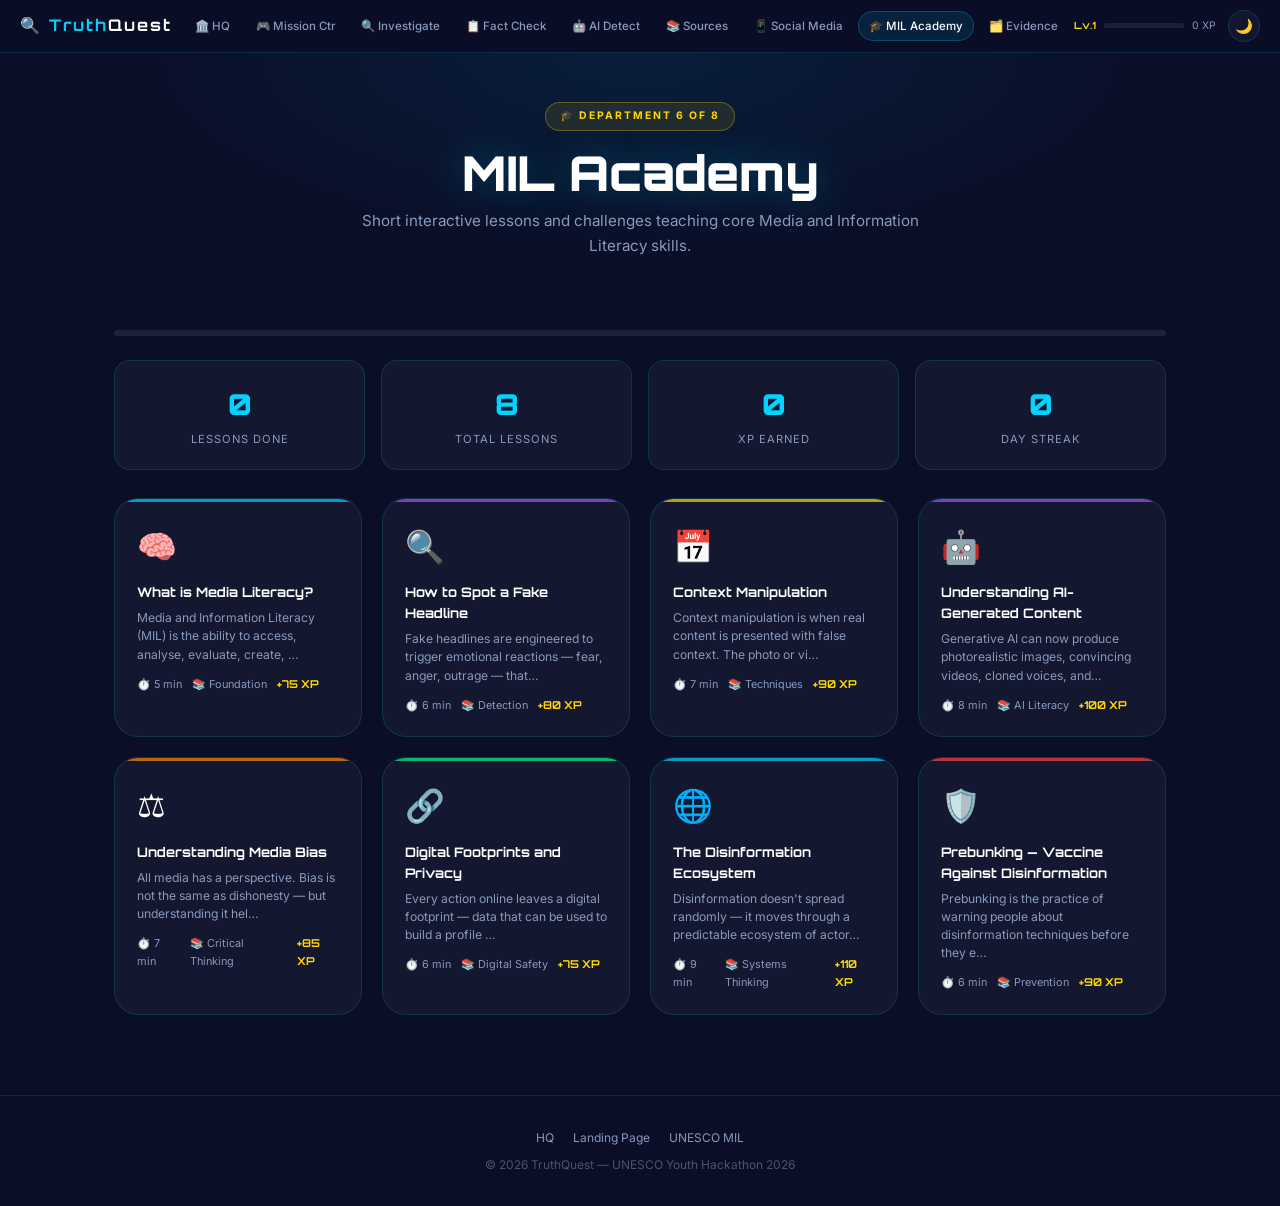
<file: academy.html>
<!DOCTYPE html>
<html lang="en" data-theme="dark">
<head>
  <meta charset="UTF-8"/><meta name="viewport" content="width=device-width,initial-scale=1.0"/>
  <meta name="description" content="TruthQuest MIL Academy — Short interactive lessons teaching core Media and Information Literacy skills. Learn source evaluation, SIFT method, deepfake detection, and more."/>
  <title>TruthQuest — MIL Academy</title>
  <link rel="icon" href="data:image/svg+xml,<svg xmlns='http://www.w3.org/2000/svg' viewBox='0 0 100 100'><text y='.9em' font-size='90'>🔍</text></svg>"/>
  <link rel="preconnect" href="https://fonts.googleapis.com"/><link rel="preconnect" href="https://fonts.gstatic.com" crossorigin/>
  <link href="https://fonts.googleapis.com/css2?family=Orbitron:wght@400;700;900&family=Inter:wght@300;400;500;600&display=swap" rel="stylesheet"/>
  <link rel="stylesheet" href="css/platform.css"/>
  <script src="js/platform.js"></script><script src="js/nav.js"></script>
  <style>
    .lesson-card{background:var(--glass);border:1px solid var(--border);border-radius:var(--radius-lg);
      padding:22px;cursor:pointer;transition:all var(--r);position:relative;overflow:hidden}
    .lesson-card::before{content:'';position:absolute;top:0;left:0;right:0;height:3px;background:var(--lc-color,var(--blue));opacity:.7}
    .lesson-card:hover{transform:translateY(-4px);border-color:rgba(0,212,255,.35);box-shadow:0 12px 40px rgba(0,0,0,.25)}
    .lesson-card.done{border-color:rgba(0,255,136,.3);background:rgba(0,255,136,.03)}
    .lesson-card.done::before{background:var(--green)}
    [data-theme="light"] .lesson-card{background:#fff;border-color:rgba(0,102,204,.1)}
    .lc-icon{font-size:2rem;margin-bottom:10px}
    .lc-title{font-family:'Orbitron',monospace;font-size:.82rem;font-weight:700;margin-bottom:6px;color:var(--white)}
    [data-theme="light"] .lc-title{color:#0a0e27}
    .lc-desc{font-size:.76rem;color:var(--text-muted);line-height:1.5;margin-bottom:12px}
    .lc-meta{display:flex;gap:10px;font-size:.68rem;color:var(--text-muted)}
    .lc-xp{font-family:'Orbitron',monospace;color:var(--gold);font-size:.68rem;font-weight:700}
    .lc-done-badge{position:absolute;top:14px;right:14px;font-size:.65rem;font-weight:700;
      background:rgba(0,255,136,.15);color:var(--green);border:1px solid rgba(0,255,136,.3);
      padding:2px 8px;border-radius:100px}

    /* Lesson modal */
    .lesson-modal{position:fixed;inset:0;background:rgba(5,8,20,.88);backdrop-filter:blur(10px);
      z-index:300;display:flex;align-items:center;justify-content:center;padding:16px;overflow-y:auto}
    .lesson-modal.hidden{display:none}
    .lesson-modal-box{background:var(--navy-mid,#0d1333);border:1px solid rgba(0,212,255,.25);
      border-radius:24px;padding:32px;max-width:640px;width:100%;
      box-shadow:0 30px 80px rgba(0,0,0,.6);animation:modal-in .4s cubic-bezier(.34,1.2,.64,1) both}
    @keyframes modal-in{from{transform:scale(.92) translateY(20px);opacity:0}to{transform:none;opacity:1}}
    [data-theme="light"] .lesson-modal-box{background:#fff;border-color:rgba(0,102,204,.2)}
    .lesson-modal-title{font-family:'Orbitron',monospace;font-size:1.1rem;font-weight:700;
      color:var(--blue);margin-bottom:6px}
    .lesson-content{font-size:.88rem;line-height:1.8;color:rgba(255,255,255,.85);margin:16px 0}
    [data-theme="light"] .lesson-content{color:rgba(10,14,39,.8)}
    .lesson-content h4{font-family:'Orbitron',monospace;font-size:.78rem;color:var(--gold);margin:16px 0 6px}
    .lesson-content ul{padding-left:18px;display:flex;flex-direction:column;gap:5px}
    .lesson-content li{font-size:.83rem}

    /* Quiz inside lesson */
    .lq-option{background:rgba(255,255,255,.04);border:1px solid rgba(255,255,255,.1);
      border-radius:var(--radius-sm);padding:12px 14px;font-size:.83rem;cursor:pointer;
      margin-bottom:8px;color:var(--white);font-family:'Inter',sans-serif;
      display:flex;align-items:center;gap:10px;transition:all var(--r)}
    .lq-option:hover{border-color:var(--blue);background:rgba(0,212,255,.07)}
    .lq-option.correct{background:rgba(0,255,136,.1);border-color:rgba(0,255,136,.4);color:var(--green)}
    .lq-option.wrong{background:rgba(255,68,68,.1);border-color:rgba(255,68,68,.3);color:var(--red)}
    [data-theme="light"] .lq-option{background:rgba(0,0,0,.03);border-color:rgba(0,0,0,.1);color:#0a0e27}

    .prog-lesson{height:6px;background:rgba(255,255,255,.08);border-radius:3px;margin-bottom:24px;overflow:hidden}
    [data-theme="light"] .prog-lesson{background:rgba(0,0,0,.08)}
    .prog-lesson-fill{height:100%;background:linear-gradient(90deg,var(--blue),var(--gold));border-radius:3px;transition:width .5s ease}
  </style>
</head>
<body>
  <div class="dept-hero">
    <div class="dept-badge">🎓 DEPARTMENT 6 OF 8</div>
    <h1 class="dept-title">MIL Academy</h1>
    <p class="dept-sub">Short interactive lessons and challenges teaching core Media and Information Literacy skills.</p>
  </div>
  <div class="dept-content">

    <!-- Progress bar -->
    <div class="prog-lesson" aria-label="Academy progress"><div class="prog-lesson-fill" id="acad-prog" style="width:0%"></div></div>

    <div class="grid-4" style="margin-bottom:28px">
      <div class="stat-box"><div class="stat-num" id="acad-done">0</div><div class="stat-lbl">Lessons Done</div></div>
      <div class="stat-box"><div class="stat-num" id="acad-total">0</div><div class="stat-lbl">Total Lessons</div></div>
      <div class="stat-box"><div class="stat-num" id="acad-xp">0</div><div class="stat-lbl">XP Earned</div></div>
      <div class="stat-box"><div class="stat-num" id="acad-streak">0</div><div class="stat-lbl">Day Streak</div></div>
    </div>

    <div class="grid-3" id="lessons-grid"></div>
  </div>

  <!-- Lesson modal -->
  <div class="lesson-modal hidden" id="lesson-modal" role="dialog" aria-modal="true" aria-labelledby="lm-title">
    <div class="lesson-modal-box">
      <div style="display:flex;align-items:center;justify-content:space-between;margin-bottom:4px">
        <div class="lesson-modal-title" id="lm-title"></div>
        <button id="lm-close" aria-label="Close lesson" style="background:none;border:none;color:var(--text-muted);font-size:1.2rem;cursor:pointer;padding:4px 8px">✕</button>
      </div>
      <div style="font-size:.72rem;color:var(--text-muted);margin-bottom:20px" id="lm-meta"></div>
      <div class="lesson-content" id="lm-content"></div>
      <div id="lm-quiz"></div>
      <div id="lm-result" style="display:none;margin:16px 0"></div>
      <div style="display:flex;gap:10px;margin-top:16px">
        <button class="btn btn-primary" id="lm-complete" style="flex:1">✅ Mark Complete — Earn XP</button>
      </div>
    </div>
  </div>

  <script>
  const LESSONS = [
    { id:'l1', icon:'🧠', color:'#00d4ff', title:'What is Media Literacy?',
      time:'5 min', xp:75, category:'Foundation',
      content:`<p>Media and Information Literacy (MIL) is the ability to <strong>access, analyse, evaluate, create, and communicate</strong> using all forms of media.</p>
      <h4>Why it matters in 2026</h4>
      <ul><li>Over 5 billion people use social media daily</li><li>AI can generate convincing fake images, videos, and audio in seconds</li><li>65% of people share content without reading beyond the headline</li><li>Disinformation contributed to real-world violence on 6 continents</li></ul>
      <h4>The 5 core MIL competencies</h4>
      <ul><li><strong>Access</strong> — find and use media effectively</li><li><strong>Analyse</strong> — understand how media is constructed</li><li><strong>Evaluate</strong> — assess credibility and bias</li><li><strong>Create</strong> — produce responsible media</li><li><strong>Act</strong> — use media skills for social change</li></ul>`,
      quiz:{q:'What does the "E" in MIL competencies stand for?',opts:['Entertainment','Evaluate','Encrypt','Edit'],correct:1}
    },
    { id:'l2', icon:'🔍', color:'#a855f7', title:'How to Spot a Fake Headline',
      time:'6 min', xp:80, category:'Detection',
      content:`<p>Fake headlines are engineered to trigger emotional reactions — fear, anger, outrage — that override critical thinking. Here's how to fight back.</p>
      <h4>The 7 red flags of fake headlines</h4>
      <ul><li>🔴 ALL CAPS for emphasis</li><li>🔴 Multiple exclamation marks (!!!!)</li><li>🔴 "Share before they delete this"</li><li>🔴 Vague authority ("Scientists say...", "Experts confirm...")</li><li>🔴 No publication date</li><li>🔴 Extreme language ("SHOCKING", "DEVASTATING", "PROOF")</li><li>🔴 The story only appears on one unknown website</li></ul>
      <h4>The 10-second test</h4>
      <p>Before clicking share: Search the headline on Google News. If no major outlet is covering it — it probably didn't happen.</p>`,
      quiz:{q:'Which of these is the strongest red flag in a headline?',opts:['"New study suggests..."','"BREAKING: Doctors EXPOSED — Share before DELETED!!"','A story with a named journalist','A story dated today'],correct:1}
    },
    { id:'l3', icon:'📅', color:'#ffd700', title:'Context Manipulation',
      time:'7 min', xp:90, category:'Techniques',
      content:`<p>Context manipulation is when <strong>real content is presented with false context</strong>. The photo or video is genuine — but the story around it is fabricated.</p>
      <h4>Famous examples</h4>
      <ul><li>Real photos from natural disasters reused as "proof" of unrelated events</li><li>Old protest footage presented as happening today</li><li>Quotes taken out of context to reverse their meaning</li><li>Statistics accurate on their own but missing crucial denominators</li></ul>
      <h4>How to detect it</h4>
      <ul><li>Run a reverse image search to find when the image first appeared</li><li>Check the image metadata for creation date</li><li>Find the original source — what caption did it have?</li><li>Search news archives for the claimed date</li></ul>
      <h4>The Amazon fires case (2019)</h4>
      <p>Viral images of burning rainforest included photos that were decades old and from entirely different countries. Even well-meaning people spread them — because the cause was real, even if the specific images weren't.</p>`,
      quiz:{q:'A photo from 2019 is shared in 2026 claiming it shows "riots happening RIGHT NOW". This is an example of:',opts:['A deepfake','Context manipulation','Satire','An honest mistake'],correct:1}
    },
    { id:'l4', icon:'🤖', color:'#a855f7', title:'Understanding AI-Generated Content',
      time:'8 min', xp:100, category:'AI Literacy',
      content:`<p>Generative AI can now produce photorealistic images, convincing videos, cloned voices, and fluent text — in seconds, for free. This has permanently changed the disinformation landscape.</p>
      <h4>What AI can now create</h4>
      <ul><li>Images: Faces of people who don't exist, fake crowd photos, fabricated "evidence"</li><li>Video: Deepfakes putting words in real people's mouths</li><li>Audio: Voice clones from as little as 3 seconds of real audio</li><li>Text: Fake news articles, fake social media posts, fake scientific abstracts</li></ul>
      <h4>The 6 AI image tells</h4>
      <ul><li>Distorted hands — AI still struggles with fingers</li><li>Mismatched eye reflections</li><li>Unnatural skin — too smooth, no pores</li><li>Background geometry errors</li><li>Text in images is often garbled</li><li>Ears are frequently blurred or asymmetric</li></ul>
      <h4>Important principle</h4>
      <p>AI detection tools are imperfect. A 90% AI probability score does not mean the content is fake — and 10% AI probability doesn't mean it's real. Use them as one signal among many.</p>`,
      quiz:{q:'Which body part does AI image generation most consistently get wrong?',opts:['Nose','Ears','Hands and fingers','Eyes'],correct:2}
    },
    { id:'l5', icon:'⚖️', color:'#ff8800', title:'Understanding Media Bias',
      time:'7 min', xp:85, category:'Critical Thinking',
      content:`<p>All media has a perspective. <strong>Bias is not the same as dishonesty</strong> — but understanding it helps you read more critically.</p>
      <h4>Types of media bias</h4>
      <ul><li><strong>Selection bias</strong> — choosing which stories to cover</li><li><strong>Framing bias</strong> — how a story is presented changes its meaning</li><li><strong>Confirmation bias</strong> — we believe content that matches what we already think</li><li><strong>Source bias</strong> — who you quote shapes the story</li><li><strong>Omission bias</strong> — what is left out is often as important as what is included</li></ul>
      <h4>Practical tip: Read across the spectrum</h4>
      <p>On any major story, compare reporting from outlets with different known perspectives. The truth often lives in the overlap. Allsides.com and MediaBiasFactCheck.com are useful starting points.</p>
      <h4>The "Who benefits?" test</h4>
      <p>When you see a dramatic story, ask: who benefits if you believe this? Who funded this outlet? What story are they consistently telling over time?</p>`,
      quiz:{q:'Confirmation bias means:',opts:['Media that confirms you are right to be confused','We tend to believe information that matches what we already think','A journalist confirming their sources','Bias that has been confirmed by research'],correct:1}
    },
    { id:'l6', icon:'🔗', color:'#00ff88', title:'Digital Footprints and Privacy',
      time:'6 min', xp:75, category:'Digital Safety',
      content:`<p>Every action online leaves a <strong>digital footprint</strong> — data that can be used to build a profile of you and target you with personalised disinformation.</p>
      <h4>What creates a digital footprint</h4>
      <ul><li>Every search query you make</li><li>Every article you click (even without reading)</li><li>How long you pause on a social media post</li><li>Your location data from apps</li><li>Which ads you click</li></ul>
      <h4>How it enables targeted disinformation</h4>
      <p>Cambridge Analytica used Facebook data from 87 million people to target individuals with personalised political disinformation based on their psychological profiles. Your digital footprint is a map of your vulnerabilities.</p>
      <h4>Protect yourself</h4>
      <ul><li>Use private browsing for sensitive searches</li><li>Review app permissions regularly</li><li>Be aware that your "feed" is personalised — you are not seeing the same internet as everyone else</li><li>Seek out news sources deliberately, not just algorithmically</li></ul>`,
      quiz:{q:'What did Cambridge Analytica use to target individuals with personalised content?',opts:['Email databases','Facebook data from 87 million users','Google search history','Government records'],correct:1}
    },
    { id:'l7', icon:'🌐', color:'#00d4ff', title:'The Disinformation Ecosystem',
      time:'9 min', xp:110, category:'Systems Thinking',
      content:`<p>Disinformation doesn't spread randomly — it moves through a predictable <strong>ecosystem</strong> of actors, platforms, and incentives.</p>
      <h4>The 4 actors</h4>
      <ul><li><strong>Creators</strong> — produce disinformation (state actors, political operators, grifters)</li><li><strong>Amplifiers</strong> — spread it (bots, influencers, unwitting sharers)</li><li><strong>Platforms</strong> — algorithmic amplification of engagement, regardless of accuracy</li><li><strong>Consumers</strong> — the audience, whose trust and behaviour is the ultimate target</li></ul>
      <h4>The business model of disinformation</h4>
      <p>Outrage drives clicks. Clicks drive ad revenue. The platforms profit from engagement — and disinformation is typically more engaging than accurate reporting. This is a structural incentive problem, not just a content moderation problem.</p>
      <h4>What you can do</h4>
      <ul><li>Deliberately reduce engagement with outrage content — don't comment, don't share, even to debunk</li><li>Support quality journalism financially</li><li>Report disinformation on platforms</li><li>Build MIL skills in your community</li></ul>`,
      quiz:{q:'Which group profits most directly from the spread of disinformation?',opts:['Governments','Fact-checkers','Social media platforms earning ad revenue from engagement','Traditional newspapers'],correct:2}
    },
    { id:'l8', icon:'🛡️', color:'#ff4444', title:'Prebunking — Vaccine Against Disinformation',
      time:'6 min', xp:90, category:'Prevention',
      content:`<p><strong>Prebunking</strong> is the practice of warning people about disinformation techniques <em>before</em> they encounter the disinformation — building psychological resistance in advance.</p>
      <h4>Why it works better than debunking</h4>
      <p>Research from Cambridge University shows that teaching people to recognise disinformation <em>techniques</em> (rather than specific false claims) is more effective than fact-checking individual claims. Once you can recognise emotional manipulation, it works less on you.</p>
      <h4>The 5 most common disinformation techniques (DEPICT)</h4>
      <ul><li><strong>D</strong>iscrediting — attacking the messenger, not the evidence</li><li><strong>E</strong>motion — triggering fear, anger, or disgust</li><li><strong>P</strong>olarisation — framing everything as "us vs them"</li><li><strong>I</strong>mpersonation — fake accounts, fake experts, fake media</li><li><strong>C</strong>onspiracy — unfalsifiable claims, hidden powerful enemies</li><li><strong>T</strong>rolling — flooding discourse to create confusion and exhaustion</li></ul>
      <h4>You are doing this right now</h4>
      <p>Every lesson in TruthQuest is a prebunking exercise. By practising on simulated disinformation, you build cognitive immunity to the real thing.</p>`,
      quiz:{q:'Prebunking works by:',opts:['Removing false content from the internet','Teaching people to recognise disinformation techniques before they encounter them','Debunking individual viral claims quickly','Training journalists to write better headlines'],correct:1}
    },
  ];

  document.addEventListener('DOMContentLoaded',()=>{
    const state = TQ.load();
    const done  = state.lessonsCompleted || 0;
    const total = LESSONS.length;
    document.getElementById('acad-done').textContent  = done;
    document.getElementById('acad-total').textContent = total;
    document.getElementById('acad-xp').textContent    = state.xp || 0;
    document.getElementById('acad-prog').style.width  = Math.round(done/total*100)+'%';

    // Streak (simple: days since last lesson)
    const lastLesson = parseInt(localStorage.getItem('tq_last_lesson')||'0');
    const daysSince  = Math.floor((Date.now()-lastLesson)/86400000);
    const streak     = parseInt(localStorage.getItem('tq_streak')||'0');
    document.getElementById('acad-streak').textContent = daysSince<=1 ? streak : 0;

    const grid = document.getElementById('lessons-grid');
    const completedIds = JSON.parse(localStorage.getItem('tq_completed_lessons')||'[]');

    LESSONS.forEach(l=>{
      const isDone = completedIds.includes(l.id);
      const card   = document.createElement('div');
      card.className = 'lesson-card' + (isDone?' done':'');
      card.style.setProperty('--lc-color', l.color);
      card.innerHTML = `
        ${isDone?'<div class="lc-done-badge">✅ DONE</div>':''}
        <div class="lc-icon">${l.icon}</div>
        <div class="lc-title">${l.title}</div>
        <p class="lc-desc">${l.content.replace(/<[^>]+>/g,'').slice(0,90)}…</p>
        <div class="lc-meta">
          <span>⏱️ ${l.time}</span>
          <span>📚 ${l.category}</span>
          <span class="lc-xp">+${l.xp} XP</span>
        </div>`;
      card.addEventListener('click',()=>openLesson(l));
      grid.appendChild(card);
    });

    // Modal
    const modal   = document.getElementById('lesson-modal');
    const lmTitle = document.getElementById('lm-title');
    const lmMeta  = document.getElementById('lm-meta');
    const lmCont  = document.getElementById('lm-content');
    const lmQuiz  = document.getElementById('lm-quiz');
    const lmRes   = document.getElementById('lm-result');
    const lmBtn   = document.getElementById('lm-complete');
    let   quizAnswered = false;

    function openLesson(l){
      lmTitle.textContent = l.icon + ' ' + l.title;
      lmMeta.textContent  = `${l.time} · ${l.category} · +${l.xp} XP`;
      lmCont.innerHTML    = l.content;
      lmRes.style.display = 'none';
      quizAnswered        = false;
      lmBtn.disabled      = false;
      lmBtn.textContent   = '✅ Mark Complete — Earn XP';

      // Build quiz
      lmQuiz.innerHTML = `
        <div style="margin-top:20px;padding-top:16px;border-top:1px solid rgba(255,255,255,.08)">
          <div style="font-family:'Orbitron',monospace;font-size:.68rem;color:var(--gold);letter-spacing:2px;margin-bottom:10px">QUICK CHECK</div>
          <p style="font-size:.85rem;margin-bottom:12px;line-height:1.6">${l.quiz.q}</p>
          ${l.quiz.opts.map((o,i)=>`<div class="lq-option" data-oi="${i}" data-lid="${l.id}" data-correct="${l.quiz.correct}"><span style="font-family:'Orbitron',monospace;font-size:.65rem;color:var(--blue);min-width:18px">${String.fromCharCode(65+i)}.</span>${o}</div>`).join('')}
        </div>`;

      modal.classList.remove('hidden');
      document.body.style.overflow='hidden';

      // Mark done button
      const isDone = JSON.parse(localStorage.getItem('tq_completed_lessons')||'[]').includes(l.id);
      if(isDone){ lmBtn.textContent='✅ Already Completed'; lmBtn.disabled=true; }

      lmBtn.onclick = ()=>{
        completeLesson(l);
        modal.classList.add('hidden');
        document.body.style.overflow='';
      };
    }

    // Quiz answer
    document.getElementById('lesson-modal').addEventListener('click',e=>{
      const opt=e.target.closest('.lq-option');
      if(!opt||opt.classList.contains('correct')||opt.classList.contains('wrong')) return;
      const oi  = parseInt(opt.dataset.oi);
      const cor = parseInt(opt.dataset.correct);
      document.querySelectorAll('.lq-option').forEach(o=>o.style.pointerEvents='none');
      if(oi===cor){ opt.classList.add('correct'); lmRes.style.display='block'; lmRes.innerHTML='<div class="result-panel result-good"><span style="font-size:1.3rem">✅</span><div><strong>Correct!</strong><p style="font-size:.78rem;margin-top:3px">Good understanding. Now mark the lesson complete to earn your XP.</p></div></div>'; }
      else{ opt.classList.add('wrong'); document.querySelectorAll('.lq-option')[cor].classList.add('correct'); lmRes.style.display='block'; lmRes.innerHTML='<div class="result-panel result-bad"><span style="font-size:1.3rem">❌</span><div><strong>Not quite.</strong><p style="font-size:.78rem;margin-top:3px">Review the lesson content above, then try again next time.</p></div></div>'; }
      quizAnswered=true;
    });

    function completeLesson(l){
      const completed = JSON.parse(localStorage.getItem('tq_completed_lessons')||'[]');
      if(!completed.includes(l.id)){
        completed.push(l.id);
        localStorage.setItem('tq_completed_lessons',JSON.stringify(completed));
        localStorage.setItem('tq_last_lesson', Date.now().toString());
        const newStreak = daysSince<=1 ? streak+1 : 1;
        localStorage.setItem('tq_streak', String(newStreak));
        TQ.addXP(l.xp, 'Lesson: '+l.title);
        TQ.inc('lessonsCompleted');
        if(completed.length===1)  TQ.awardBadge('mil_student');
        if(completed.length>=6)   TQ.awardBadge('mil_graduate');
        // Refresh card
        const cards=[...document.querySelectorAll('.lesson-card')];
        const idx=LESSONS.findIndex(x=>x.id===l.id);
        if(cards[idx]){ cards[idx].classList.add('done'); if(!cards[idx].querySelector('.lc-done-badge')){const b=document.createElement('div');b.className='lc-done-badge';b.textContent='✅ DONE';cards[idx].prepend(b);} }
        const newDone = JSON.parse(localStorage.getItem('tq_completed_lessons')||'[]').length;
        document.getElementById('acad-done').textContent = newDone;
        document.getElementById('acad-prog').style.width = Math.round(newDone/total*100)+'%';
        document.getElementById('acad-xp').textContent   = TQ.load().xp||0;
      }
    }

    document.getElementById('lm-close').addEventListener('click',()=>{
      modal.classList.add('hidden'); document.body.style.overflow='';
    });
    modal.addEventListener('click',e=>{ if(e.target===modal){ modal.classList.add('hidden'); document.body.style.overflow=''; } });
    document.addEventListener('keydown',e=>{ if(e.key==='Escape'){ modal.classList.add('hidden'); document.body.style.overflow=''; } });
  });
  </script>
</body>
</html>
</file>
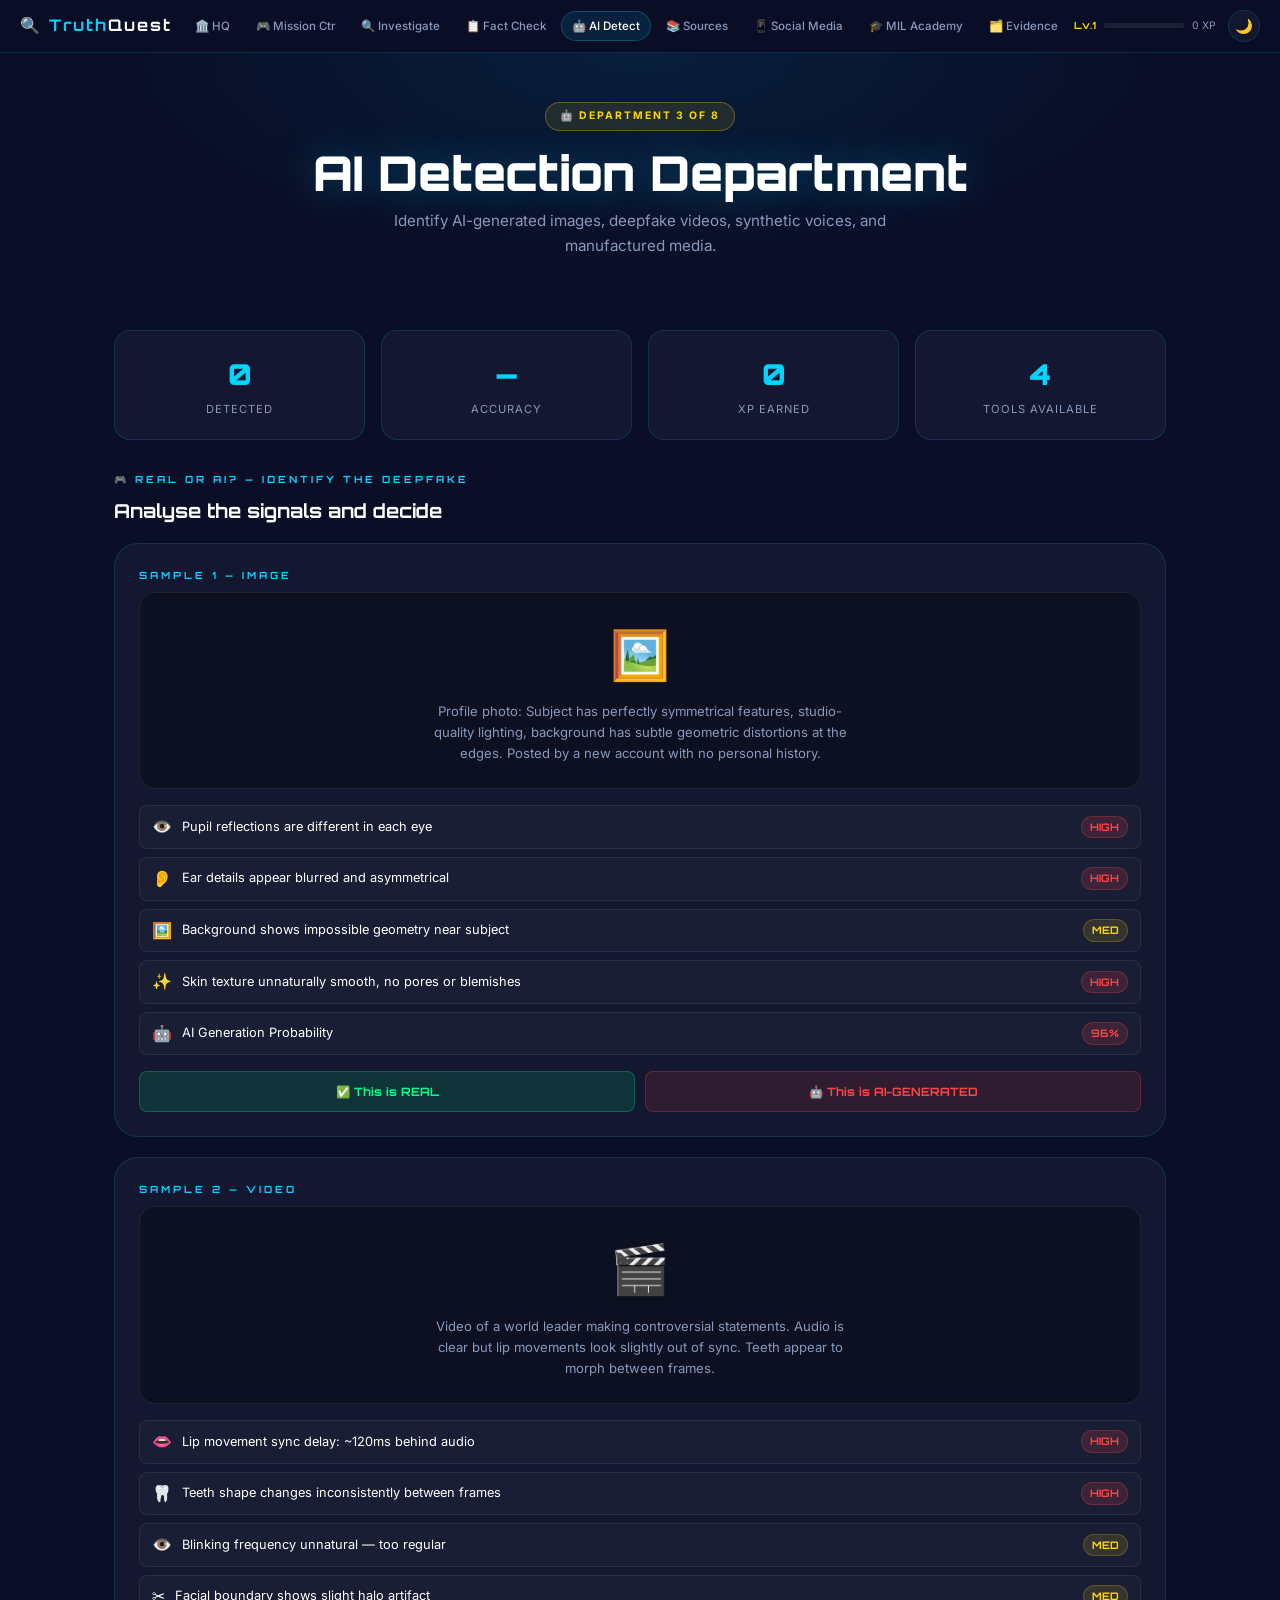
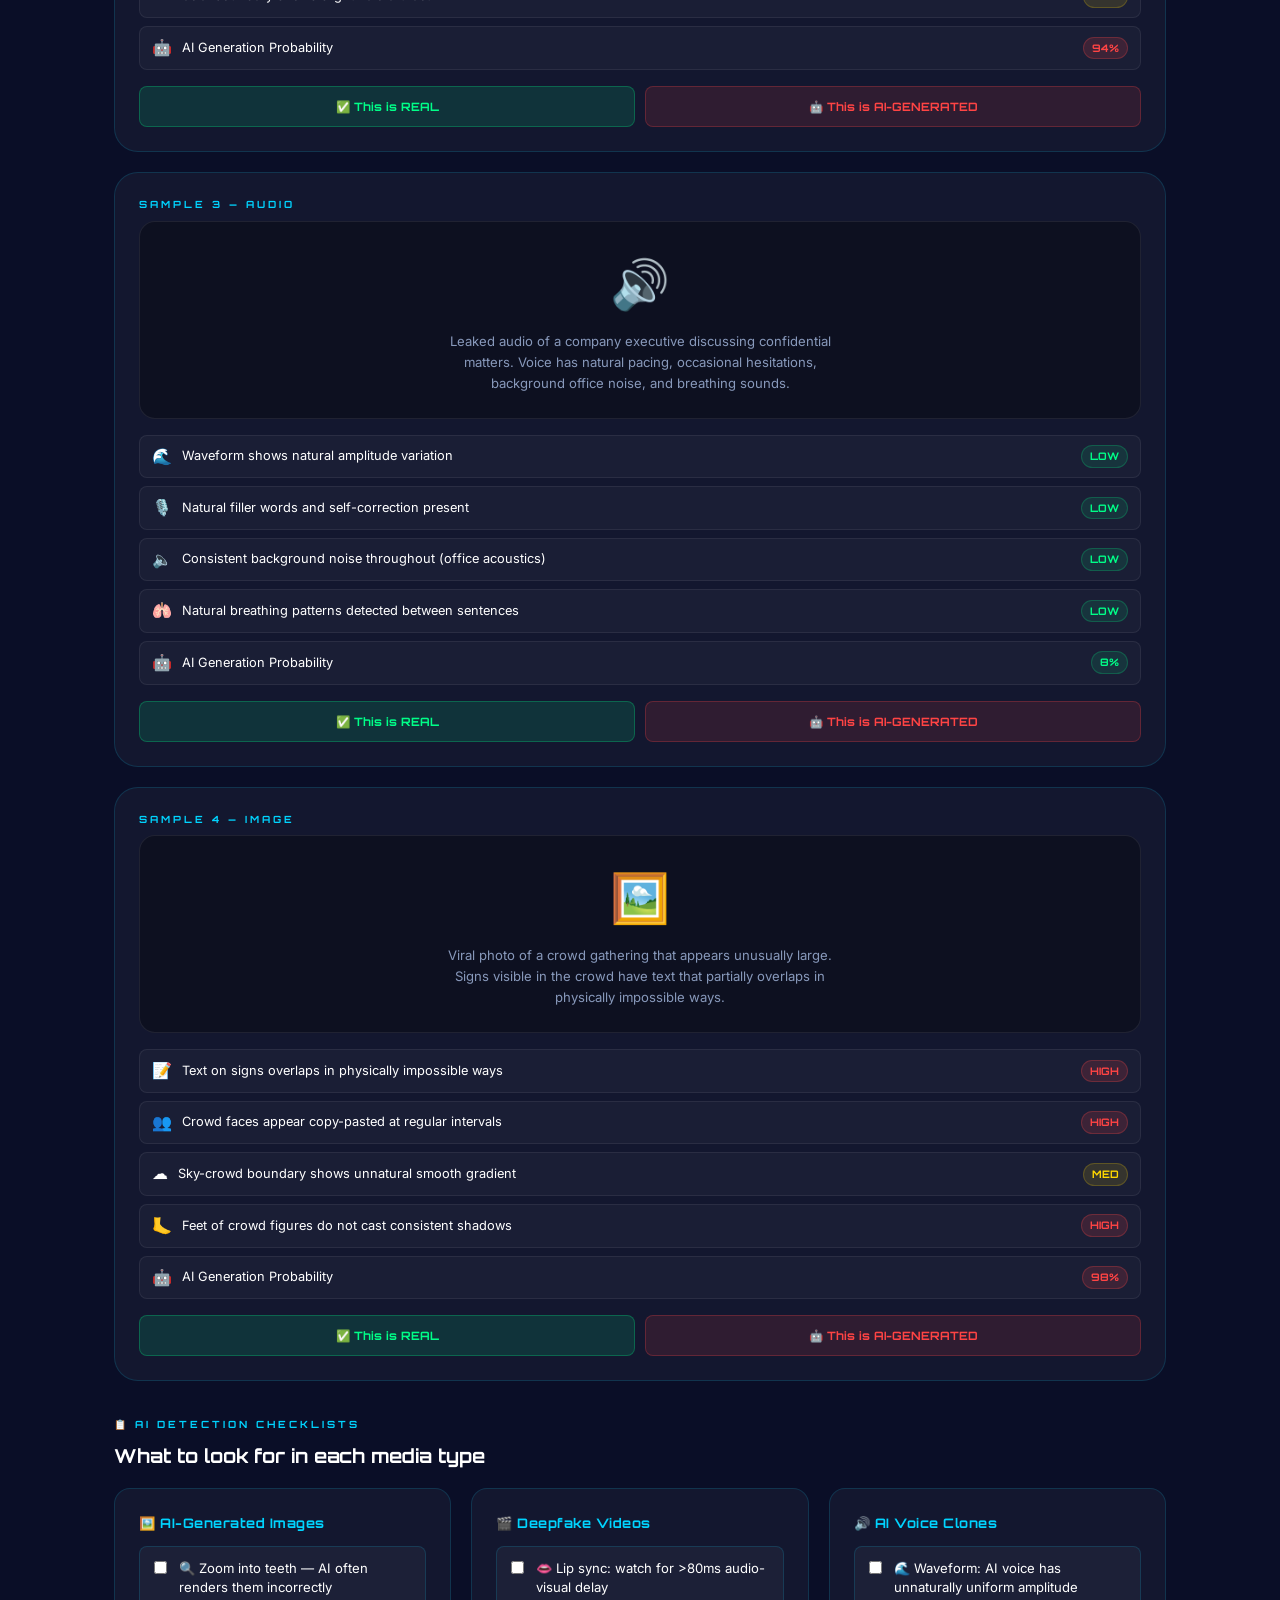
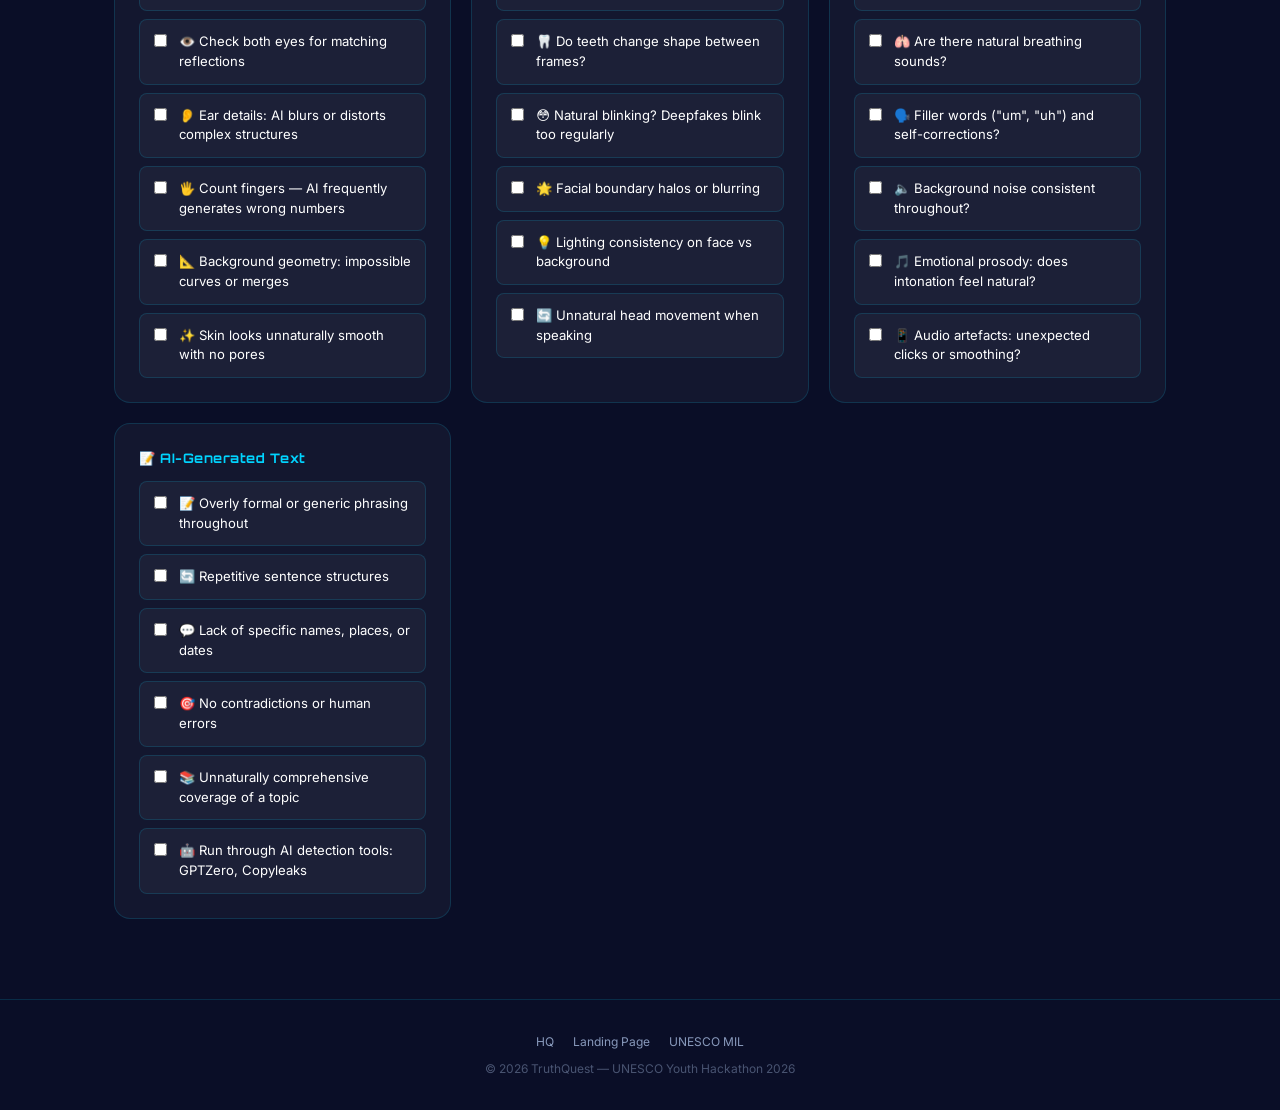
<file: aidetection.html>
<!DOCTYPE html>
<html lang="en" data-theme="dark">
<head>
  <meta charset="UTF-8"/><meta name="viewport" content="width=device-width,initial-scale=1.0"/>
  <meta name="description" content="TruthQuest AI Detection Department — Learn to spot AI-generated images, deepfake videos, and cloned audio. Essential media literacy skills for the age of synthetic media."/>
  <title>TruthQuest — AI Detection Department</title>
  <link rel="icon" href="data:image/svg+xml,<svg xmlns='http://www.w3.org/2000/svg' viewBox='0 0 100 100'><text y='.9em' font-size='90'>🔍</text></svg>"/>
  <link rel="preconnect" href="https://fonts.googleapis.com"/><link rel="preconnect" href="https://fonts.gstatic.com" crossorigin/>
  <link href="https://fonts.googleapis.com/css2?family=Orbitron:wght@400;700;900&family=Inter:wght@300;400;500;600&display=swap" rel="stylesheet"/>
  <link rel="stylesheet" href="css/platform.css"/>
  <script src="js/platform.js"></script><script src="js/nav.js"></script>
  <style>
    .ai-quiz-card{background:var(--glass);border:1px solid var(--border);border-radius:var(--radius-lg);padding:24px;margin-bottom:20px}
    .ai-media-box{background:rgba(0,0,0,.3);border:1px solid rgba(255,255,255,.08);border-radius:var(--radius-md);
      padding:24px;text-align:center;margin-bottom:16px;min-height:120px;display:flex;flex-direction:column;align-items:center;justify-content:center}
    .ai-media-icon{font-size:3rem;margin-bottom:8px}
    .ai-media-desc{font-size:.82rem;color:var(--text-muted);max-width:420px;line-height:1.6}
    .ai-signals{display:flex;flex-direction:column;gap:8px;margin-bottom:16px}
    .ai-signal-row{display:flex;align-items:center;gap:10px;font-size:.8rem;padding:8px 12px;
      background:rgba(255,255,255,.03);border:1px solid rgba(255,255,255,.07);border-radius:var(--radius-sm)}
    .ai-signal-icon{font-size:1rem;flex-shrink:0}
    .signal-val{font-family:'Orbitron',monospace;font-size:.65rem;font-weight:700;padding:2px 8px;border-radius:100px}
    .sig-high{background:rgba(255,68,68,.15);color:var(--red);border:1px solid rgba(255,68,68,.25)}
    .sig-mid {background:rgba(255,215,0,.12);color:var(--gold);border:1px solid rgba(255,215,0,.2)}
    .sig-low {background:rgba(0,255,136,.1);color:var(--green);border:1px solid rgba(0,255,136,.2)}
    .ai-btns{display:flex;gap:10px}
    .ai-btn{flex:1;padding:12px;border:none;border-radius:var(--radius-sm);font-family:'Orbitron',monospace;
      font-size:.72rem;font-weight:700;cursor:pointer;transition:all var(--r)}
    .ai-real{background:rgba(0,255,136,.12);color:var(--green);border:1px solid rgba(0,255,136,.25)}
    .ai-fake{background:rgba(255,68,68,.12);color:var(--red);border:1px solid rgba(255,68,68,.25)}
    .ai-btn:hover{transform:translateY(-2px);filter:brightness(1.2)}
    .checklist-item{display:flex;align-items:flex-start;gap:12px;padding:12px 14px;
      background:var(--glass);border:1px solid var(--border);border-radius:var(--radius-sm);
      font-size:.82rem;line-height:1.5;cursor:pointer;transition:border-color var(--r)}
    .checklist-item input{margin-top:2px;accent-color:var(--blue);flex-shrink:0}
    .checklist-item:has(input:checked){border-color:rgba(0,212,255,.3);background:rgba(0,212,255,.04)}
  </style>
</head>
<body>
  <div class="dept-hero">
    <div class="dept-badge">🤖 DEPARTMENT 3 OF 8</div>
    <h1 class="dept-title">AI Detection Department</h1>
    <p class="dept-sub">Identify AI-generated images, deepfake videos, synthetic voices, and manufactured media.</p>
  </div>
  <div class="dept-content">

    <div class="grid-4" style="margin-bottom:32px">
      <div class="stat-box"><div class="stat-num" id="ai-detected">0</div><div class="stat-lbl">Detected</div></div>
      <div class="stat-box"><div class="stat-num" id="ai-acc">—</div><div class="stat-lbl">Accuracy</div></div>
      <div class="stat-box"><div class="stat-num" id="ai-xp">0</div><div class="stat-lbl">XP Earned</div></div>
      <div class="stat-box"><div class="stat-num">4</div><div class="stat-lbl">Tools Available</div></div>
    </div>

    <!-- Real or AI? Quiz -->
    <div class="sect-label">🎮 REAL OR AI? — IDENTIFY THE DEEPFAKE</div>
    <h2 class="sect-title" style="margin-bottom:16px">Analyse the signals and decide</h2>
    <div id="ai-quiz-container"></div>
    <div id="ai-quiz-done" style="display:none;margin-bottom:32px"></div>

    <!-- Detection checklists -->
    <div style="margin-top:36px">
      <div class="sect-label">📋 AI DETECTION CHECKLISTS</div>
      <h2 class="sect-title" style="margin-bottom:16px">What to look for in each media type</h2>
      <div class="grid-2">
        <div class="card">
          <div class="card-title">🖼️ AI-Generated Images</div>
          <div id="img-checklist" style="margin-top:12px;display:flex;flex-direction:column;gap:8px"></div>
        </div>
        <div class="card">
          <div class="card-title">🎬 Deepfake Videos</div>
          <div id="vid-checklist" style="margin-top:12px;display:flex;flex-direction:column;gap:8px"></div>
        </div>
        <div class="card">
          <div class="card-title">🔊 AI Voice Clones</div>
          <div id="aud-checklist" style="margin-top:12px;display:flex;flex-direction:column;gap:8px"></div>
        </div>
        <div class="card">
          <div class="card-title">📝 AI-Generated Text</div>
          <div id="txt-checklist" style="margin-top:12px;display:flex;flex-direction:column;gap:8px"></div>
        </div>
      </div>
    </div>

  </div>
  <script>
  document.addEventListener('DOMContentLoaded',()=>{
    const s = TQ.load();
    document.getElementById('ai-detected').textContent = s.deepfakesDetected || 0;
    document.getElementById('ai-acc').textContent = s.accuracy ? s.accuracy+'%' : '—';
    document.getElementById('ai-xp').textContent = s.xp || 0;

    const SCENARIOS = [
      { type:'image', icon:'🖼️', isAI:true,
        desc:'Profile photo: Subject has perfectly symmetrical features, studio-quality lighting, background has subtle geometric distortions at the edges. Posted by a new account with no personal history.',
        signals:[
          {icon:'👁️',text:'Pupil reflections are different in each eye',val:'HIGH',cls:'sig-high'},
          {icon:'👂',text:'Ear details appear blurred and asymmetrical',val:'HIGH',cls:'sig-high'},
          {icon:'🖼️',text:'Background shows impossible geometry near subject',val:'MED',cls:'sig-mid'},
          {icon:'✨',text:'Skin texture unnaturally smooth, no pores or blemishes',val:'HIGH',cls:'sig-high'},
        ],
        ai_prob:96, explanation:'Classic GAN (Generative Adversarial Network) portrait. Telltale signs: different pupil reflections, blurred ears, impossible background geometry, unnaturally smooth skin.'
      },
      { type:'video', icon:'🎬', isAI:true,
        desc:'Video of a world leader making controversial statements. Audio is clear but lip movements look slightly out of sync. Teeth appear to morph between frames.',
        signals:[
          {icon:'👄',text:'Lip movement sync delay: ~120ms behind audio',val:'HIGH',cls:'sig-high'},
          {icon:'🦷',text:'Teeth shape changes inconsistently between frames',val:'HIGH',cls:'sig-high'},
          {icon:'👁️',text:'Blinking frequency unnatural — too regular',val:'MED',cls:'sig-mid'},
          {icon:'✂️',text:'Facial boundary shows slight halo artifact',val:'MED',cls:'sig-mid'},
        ],
        ai_prob:94, explanation:'Deepfake video. The 120ms audio-visual delay and morphing teeth are dead giveaways. Real videos have natural blink variation; deepfakes often have mechanical regularity.'
      },
      { type:'audio', icon:'🔊', isAI:false,
        desc:'Leaked audio of a company executive discussing confidential matters. Voice has natural pacing, occasional hesitations, background office noise, and breathing sounds.',
        signals:[
          {icon:'🌊',text:'Waveform shows natural amplitude variation',val:'LOW',cls:'sig-low'},
          {icon:'🎙️',text:'Natural filler words and self-correction present',val:'LOW',cls:'sig-low'},
          {icon:'🔈',text:'Consistent background noise throughout (office acoustics)',val:'LOW',cls:'sig-low'},
          {icon:'🫁',text:'Natural breathing patterns detected between sentences',val:'LOW',cls:'sig-low'},
        ],
        ai_prob:8, explanation:'This audio appears genuine. Natural filler words, breathing, background noise, and waveform variation all indicate authentic human speech. AI voice clones typically have unnaturally consistent amplitude.'
      },
      { type:'image', icon:'🖼️', isAI:true,
        desc:'Viral photo of a crowd gathering that appears unusually large. Signs visible in the crowd have text that partially overlaps in physically impossible ways.',
        signals:[
          {icon:'📝',text:'Text on signs overlaps in physically impossible ways',val:'HIGH',cls:'sig-high'},
          {icon:'👥',text:'Crowd faces appear copy-pasted at regular intervals',val:'HIGH',cls:'sig-high'},
          {icon:'☁️',text:'Sky-crowd boundary shows unnatural smooth gradient',val:'MED',cls:'sig-mid'},
          {icon:'🦶',text:'Feet of crowd figures do not cast consistent shadows',val:'HIGH',cls:'sig-high'},
        ],
        ai_prob:98, explanation:'AI image manipulation. The physically impossible text overlap and repeated face patterns are unmistakable. Shadow inconsistency confirms the crowd was artificially multiplied.'
      },
    ];

    let correct=0, total=0;
    const qcont = document.getElementById('ai-quiz-container');

    SCENARIOS.forEach((sc,i)=>{
      const d = document.createElement('div');
      d.className='ai-quiz-card';
      d.innerHTML=`
        <div class="sect-label" style="margin-bottom:8px">Sample ${i+1} — ${sc.type.toUpperCase()}</div>
        <div class="ai-media-box">
          <div class="ai-media-icon">${sc.icon}</div>
          <p class="ai-media-desc">${sc.desc}</p>
        </div>
        <div class="ai-signals">${sc.signals.map(s=>`
          <div class="ai-signal-row">
            <span class="ai-signal-icon">${s.icon}</span>
            <span style="flex:1">${s.text}</span>
            <span class="signal-val ${s.cls}">${s.val}</span>
          </div>`).join('')}
          <div class="ai-signal-row">
            <span class="ai-signal-icon">🤖</span>
            <span style="flex:1">AI Generation Probability</span>
            <span class="signal-val ${sc.ai_prob>50?'sig-high':'sig-low'}">${sc.ai_prob}%</span>
          </div>
        </div>
        <div class="ai-btns">
          <button class="ai-btn ai-real" data-i="${i}" data-ans="real">✅ This is REAL</button>
          <button class="ai-btn ai-fake" data-i="${i}" data-ans="ai">🤖 This is AI-GENERATED</button>
        </div>
        <div id="ai-res-${i}" style="display:none;margin-top:12px"></div>`;
      qcont.appendChild(d);
    });

    qcont.addEventListener('click',e=>{
      const btn = e.target.closest('[data-ans]');
      if(!btn||btn.disabled) return;
      const i   = parseInt(btn.dataset.i);
      const ans = btn.dataset.ans;
      const sc  = SCENARIOS[i];
      const isC = (ans==='ai')===sc.isAI;
      qcont.querySelectorAll(`[data-i="${i}"]`).forEach(b=>b.disabled=true);
      total++;
      if(isC){ correct++; TQ.addXP(90,'AI detection correct'); TQ.inc('deepfakesDetected'); }
      const res = document.getElementById('ai-res-' + i);
      res.style.display='block';
      res.innerHTML=`<div class="result-panel ${isC?'result-good':'result-bad'}"><span style="font-size:1.4rem">${isC?'🎯':'❌'}</span><div><strong>${isC?'Correct!':'Wrong.'}</strong><p style="font-size:.78rem;margin-top:4px">${sc.explanation}</p>${isC?'<p style="color:var(--green);font-size:.72rem;margin-top:4px">+90 XP</p>':''}</div></div>`;
      if(total===SCENARIOS.length){
        if(correct>=3) TQ.awardBadge('deepfake_hunter');
        if(correct>=2) TQ.awardBadge('ai_spotter');
        document.getElementById('ai-quiz-done').style.display='block';
        document.getElementById('ai-quiz-done').innerHTML=`<div class="result-panel result-good"><span style="font-size:1.5rem">🏆</span><div><strong>${correct}/${total} correct</strong><p style="font-size:.78rem;margin-top:4px">${correct>=3?'Excellent AI detection skills!':'Keep practising — review the checklists below.'}</p></div></div>`;
        document.getElementById('ai-detected').textContent = TQ.load().deepfakesDetected||0;
        document.getElementById('ai-xp').textContent = TQ.load().xp||0;
      }
    });

    // Checklists
    function mkChecklist(containerId, items){
      const c = document.getElementById(containerId);
      items.forEach((t,i)=>{
        const l=document.createElement('label');
        l.className='checklist-item';
        l.innerHTML=`<input type="checkbox" id="${containerId}-${i}"/> <span>${t}</span>`;
        c.appendChild(l);
      });
    }
    mkChecklist('img-checklist',[
      '🔍 Zoom into teeth — AI often renders them incorrectly',
      '👁️ Check both eyes for matching reflections',
      '👂 Ear details: AI blurs or distorts complex structures',
      '🖐️ Count fingers — AI frequently generates wrong numbers',
      '📐 Background geometry: impossible curves or merges',
      '✨ Skin looks unnaturally smooth with no pores',
    ]);
    mkChecklist('vid-checklist',[
      '👄 Lip sync: watch for >80ms audio-visual delay',
      '🦷 Do teeth change shape between frames?',
      '😳 Natural blinking? Deepfakes blink too regularly',
      '🌟 Facial boundary halos or blurring',
      '💡 Lighting consistency on face vs background',
      '🔄 Unnatural head movement when speaking',
    ]);
    mkChecklist('aud-checklist',[
      '🌊 Waveform: AI voice has unnaturally uniform amplitude',
      '🫁 Are there natural breathing sounds?',
      '🗣️ Filler words ("um", "uh") and self-corrections?',
      '🔈 Background noise consistent throughout?',
      '🎵 Emotional prosody: does intonation feel natural?',
      '📱 Audio artefacts: unexpected clicks or smoothing?',
    ]);
    mkChecklist('txt-checklist',[
      '📝 Overly formal or generic phrasing throughout',
      '🔄 Repetitive sentence structures',
      '💬 Lack of specific names, places, or dates',
      '🎯 No contradictions or human errors',
      '📚 Unnaturally comprehensive coverage of a topic',
      '🤖 Run through AI detection tools: GPTZero, Copyleaks',
    ]);
  });
  </script>
</body>
</html>
</file>
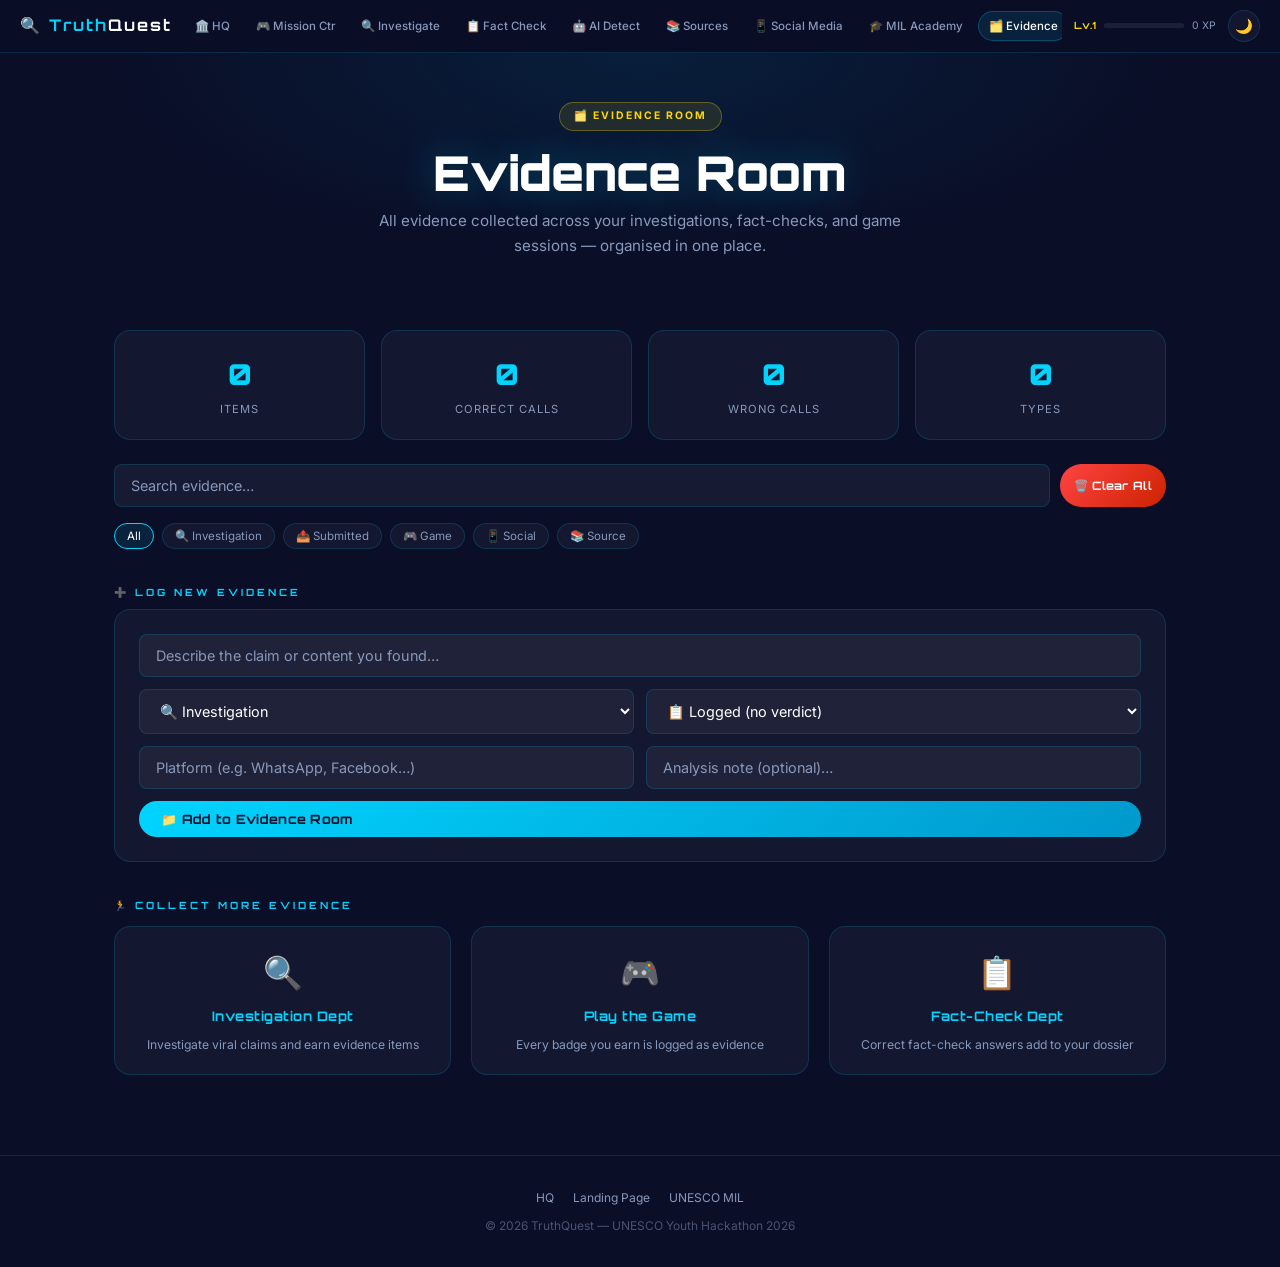
<file: evidence.html>
<!DOCTYPE html>
<html lang="en" data-theme="dark">
<head>
  <meta charset="UTF-8"/><meta name="viewport" content="width=device-width,initial-scale=1.0"/>
  <meta name="description" content="TruthQuest Evidence Room — Store, organise, and review evidence collected across all investigations. Build your case files as you uncover the truth."/>
  <title>TruthQuest — Evidence Room</title>
  <link rel="icon" href="data:image/svg+xml,<svg xmlns='http://www.w3.org/2000/svg' viewBox='0 0 100 100'><text y='.9em' font-size='90'>🔍</text></svg>"/>
  <link rel="preconnect" href="https://fonts.googleapis.com"/><link rel="preconnect" href="https://fonts.gstatic.com" crossorigin/>
  <link href="https://fonts.googleapis.com/css2?family=Orbitron:wght@400;700;900&family=Inter:wght@300;400;500;600&display=swap" rel="stylesheet"/>
  <link rel="stylesheet" href="css/platform.css"/>
  <script src="js/platform.js"></script><script src="js/nav.js"></script>
  <style>
    .ev-card{background:var(--glass);border:1px solid var(--border);border-radius:var(--radius-md);
      padding:16px 18px;display:flex;align-items:flex-start;gap:14px;
      transition:border-color var(--r),transform var(--r);animation:fadeIn .35s ease both}
    .ev-card:hover{border-color:rgba(0,212,255,.35);transform:translateY(-2px)}
    [data-theme="light"] .ev-card{background:#fff;border-color:rgba(0,102,204,.1)}
    .ev-icon{font-size:1.6rem;flex-shrink:0;margin-top:2px}
    .ev-body{flex:1;min-width:0}
    .ev-type{font-family:'Orbitron',monospace;font-size:.58rem;font-weight:700;letter-spacing:2px;text-transform:uppercase;color:var(--blue);margin-bottom:4px}
    .ev-claim{font-size:.82rem;line-height:1.5;margin-bottom:4px;color:var(--white);word-break:break-word}
    [data-theme="light"] .ev-claim{color:#0a0e27}
    .ev-meta{font-size:.68rem;color:var(--text-muted)}
    .ev-verdict{font-size:.65rem;font-weight:700;padding:2px 8px;border-radius:100px;flex-shrink:0;align-self:flex-start;margin-top:2px}
    .ev-correct{background:rgba(0,255,136,.12);color:var(--green);border:1px solid rgba(0,255,136,.25)}
    .ev-wrong{background:rgba(255,68,68,.12);color:var(--red);border:1px solid rgba(255,68,68,.25)}
    .ev-neutral{background:rgba(255,215,0,.1);color:var(--gold);border:1px solid rgba(255,215,0,.2)}
    .ev-delete{background:none;border:none;color:var(--text-muted);cursor:pointer;font-size:.9rem;
      padding:4px 6px;border-radius:4px;transition:color var(--r),background var(--r);flex-shrink:0}
    .ev-delete:hover{color:var(--red);background:rgba(255,68,68,.1)}
    .filter-bar{display:flex;gap:8px;flex-wrap:wrap;margin-bottom:20px}
    .filter-chip{background:var(--glass);border:1px solid var(--border);border-radius:100px;
      padding:5px 12px;font-size:.72rem;cursor:pointer;color:var(--text-muted);
      font-family:'Inter',sans-serif;transition:all var(--r)}
    .filter-chip.active,.filter-chip:hover{background:rgba(0,212,255,.1);border-color:var(--blue);color:var(--white)}
    .empty-state{text-align:center;padding:60px 24px;color:var(--text-muted)}
    .empty-icon{font-size:3rem;display:block;margin-bottom:12px}
  </style>
</head>
<body>
  <div class="dept-hero">
    <div class="dept-badge">🗂️ EVIDENCE ROOM</div>
    <h1 class="dept-title">Evidence Room</h1>
    <p class="dept-sub">All evidence collected across your investigations, fact-checks, and game sessions — organised in one place.</p>
  </div>
  <div class="dept-content">

    <div class="grid-4" style="margin-bottom:24px">
      <div class="stat-box"><div class="stat-num" id="ev-total">0</div><div class="stat-lbl">Items</div></div>
      <div class="stat-box"><div class="stat-num" id="ev-correct">0</div><div class="stat-lbl">Correct Calls</div></div>
      <div class="stat-box"><div class="stat-num" id="ev-wrong">0</div><div class="stat-lbl">Wrong Calls</div></div>
      <div class="stat-box"><div class="stat-num" id="ev-types">0</div><div class="stat-lbl">Types</div></div>
    </div>

    <!-- Search & Filter -->
    <div style="display:flex;gap:10px;margin-bottom:16px">
      <input type="text" id="ev-search" class="tq-input" placeholder="Search evidence…" aria-label="Search evidence"/>
      <button class="btn btn-danger" id="ev-clear-all" style="white-space:nowrap;font-size:.72rem;padding:8px 14px">🗑️ Clear All</button>
    </div>
    <div class="filter-bar" id="ev-filter" role="group" aria-label="Filter evidence by type">
      <button class="filter-chip active" data-f="all">All</button>
      <button class="filter-chip" data-f="investigation">🔍 Investigation</button>
      <button class="filter-chip" data-f="submitted">📤 Submitted</button>
      <button class="filter-chip" data-f="game">🎮 Game</button>
      <button class="filter-chip" data-f="social">📱 Social</button>
      <button class="filter-chip" data-f="source">📚 Source</button>
    </div>

    <div id="ev-list"></div>

    <!-- Quick log form -->
    <div style="margin-top:36px">
      <div class="sect-label" style="margin-bottom:8px">➕ LOG NEW EVIDENCE</div>
      <div class="card" style="display:grid;grid-template-columns:1fr 1fr;gap:12px">
        <div style="grid-column:1/-1">
          <input type="text" id="ev-new-claim" class="tq-input" placeholder="Describe the claim or content you found…" aria-label="Evidence claim"/>
        </div>
        <div>
          <select id="ev-new-type" class="tq-input" style="appearance:auto" aria-label="Evidence type">
            <option value="investigation">🔍 Investigation</option>
            <option value="fact">📋 Fact Check</option>
            <option value="ai">🤖 AI Detected</option>
            <option value="source">📚 Source Analysis</option>
            <option value="social">📱 Social Media</option>
            <option value="submitted">📤 Submitted</option>
          </select>
        </div>
        <div>
          <select id="ev-new-verdict" class="tq-input" style="appearance:auto" aria-label="Your verdict">
            <option value="neutral">📋 Logged (no verdict)</option>
            <option value="correct">✅ Verified Correct Call</option>
            <option value="wrong">❌ Wrong Call / Missed</option>
          </select>
        </div>
        <div>
          <input type="text" id="ev-new-platform" class="tq-input" placeholder="Platform (e.g. WhatsApp, Facebook…)" aria-label="Platform"/>
        </div>
        <div>
          <input type="text" id="ev-new-note" class="tq-input" placeholder="Analysis note (optional)…" aria-label="Note"/>
        </div>
        <div style="grid-column:1/-1">
          <button class="btn btn-primary" id="ev-log-btn" style="width:100%">📁 Add to Evidence Room</button>
          <div id="ev-log-result" style="display:none;margin-top:10px"></div>
        </div>
      </div>
    </div>

    <!-- Shortcuts to collect more evidence -->
    <div style="margin-top:36px">
      <div class="sect-label" style="margin-bottom:12px">🏃 COLLECT MORE EVIDENCE</div>
      <div class="grid-3">
        <a href="investigation.html" class="card" style="text-decoration:none;text-align:center;padding:20px">
          <div style="font-size:2rem;margin-bottom:8px">🔍</div>
          <div class="card-title">Investigation Dept</div>
          <p style="font-size:.76rem;color:var(--text-muted);margin-top:4px">Investigate viral claims and earn evidence items</p>
        </a>
        <a href="game.html" class="card" style="text-decoration:none;text-align:center;padding:20px">
          <div style="font-size:2rem;margin-bottom:8px">🎮</div>
          <div class="card-title">Play the Game</div>
          <p style="font-size:.76rem;color:var(--text-muted);margin-top:4px">Every badge you earn is logged as evidence</p>
        </a>
        <a href="factcheck.html" class="card" style="text-decoration:none;text-align:center;padding:20px">
          <div style="font-size:2rem;margin-bottom:8px">📋</div>
          <div class="card-title">Fact-Check Dept</div>
          <p style="font-size:.76rem;color:var(--text-muted);margin-top:4px">Correct fact-check answers add to your dossier</p>
        </a>
      </div>
    </div>
  </div>

  <script>
  const TYPE_ICONS = {
    investigation:'🔍',submitted:'📤',game:'🎮',social:'📱',
    source:'📚',fact:'📋',ai:'🤖',default:'📁'
  };

  function fmt(ts){ return ts ? new Date(ts).toLocaleDateString('en-GB',{day:'numeric',month:'short',year:'numeric',hour:'2-digit',minute:'2-digit'}) : 'Unknown date'; }

  function render(filter='all', search=''){
    const s   = TQ.load();
    const evs = s.evidenceCollected || [];
    const list= document.getElementById('ev-list');

    // Stats
    document.getElementById('ev-total').textContent   = evs.length;
    document.getElementById('ev-correct').textContent = evs.filter(e=>e.correct===true).length;
    document.getElementById('ev-wrong').textContent   = evs.filter(e=>e.correct===false).length;
    document.getElementById('ev-types').textContent   = [...new Set(evs.map(e=>e.type))].length;

    let filtered = evs.filter(e=>{
      const matchF = filter==='all' || e.type===filter;
      const matchS = !search || JSON.stringify(e).toLowerCase().includes(search.toLowerCase());
      return matchF && matchS;
    });

    if(filtered.length===0){
      list.innerHTML=`<div class="empty-state"><span class="empty-icon">🗂️</span><p>${evs.length===0?'No evidence collected yet. Start an investigation!':'No evidence matches your filter.'}</p></div>`;
      return;
    }

    list.innerHTML='';
    filtered.forEach((ev,i)=>{
      const d=document.createElement('div');
      d.className='ev-card';
      d.style.animationDelay=(i*0.04)+'s';
      const icon    = TYPE_ICONS[ev.type]||TYPE_ICONS.default;
      const verdict = ev.correct===true?'<span class="ev-verdict ev-correct">✅ CORRECT</span>':ev.correct===false?'<span class="ev-verdict ev-wrong">❌ WRONG</span>':'<span class="ev-verdict ev-neutral">📋 LOGGED</span>';
      const claim   = ev.claim||ev.label||ev.verdict||ev.platform||'Evidence item';
      const meta    = [ev.platform&&`📱 ${ev.platform}`, ev.type&&`🏷️ ${ev.type}`, fmt(ev.ts)].filter(Boolean).join(' · ');
      const note    = ev.note ? `<div style="font-size:.72rem;color:rgba(0,212,255,.7);margin-top:5px;font-style:italic">💡 ${ev.note}</div>` : '';
      d.innerHTML=`
        <div class="ev-icon">${icon}</div>
        <div class="ev-body">
          <div class="ev-type">${ev.type||'evidence'}</div>
          <div class="ev-claim">${claim}</div>
          ${note}
          <div class="ev-meta">${meta}</div>
        </div>
        ${verdict}
        <button class="ev-delete" data-id="${ev.id}" aria-label="Delete this evidence item" title="Delete">🗑️</button>`;
      list.appendChild(d);
    });
  }

  document.addEventListener('DOMContentLoaded',()=>{
    // ── Seed demo evidence on first visit ────────────────────────
    const s = TQ.load();
    if (!s.evidenceCollected || s.evidenceCollected.length === 0) {
      const DEMO = [
        { id:'demo_1', type:'investigation', platform:'WhatsApp', ts: Date.now() - 86400000*3,
          claim:'Forwarded message: "Government hiding water contamination — share before deleted!!"',
          correct:false, verdict:'misinformation',
          note:'Fake urgency, no source, recycled claim from 2021.' },
        { id:'demo_2', type:'ai', platform:'Facebook', ts: Date.now() - 86400000*2,
          claim:'Profile photo with asymmetric pupils and distorted background — AI-generated face.',
          correct:true, verdict:'ai_detected',
          note:'GAN image: mismatched eye reflections, blurred ears, impossible background.' },
        { id:'demo_3', type:'fact', platform:'Telegram', ts: Date.now() - 86400000,
          claim:'"WHO confirms new vaccine causes heart failure in 80% of cases"',
          correct:true, verdict:'misinformation',
          note:'WHO has no such statement. Claim uses fake authority + health panic framing.' },
        { id:'demo_4', type:'source', platform:'Web', ts: Date.now() - 3600000*6,
          claim:'healthtruthdaily.xyz — No named authors, .xyz domain, heavy affiliate ads, no citation policy.',
          correct:true, verdict:'low_credibility',
          note:'Fails CRAAP test on all 5 criteria. Do not use as a source.' },
        { id:'demo_5', type:'social', platform:'TikTok', ts: Date.now() - 3600000*2,
          claim:'Viral video: "Doctor secretly filmed proving hospitals hiding cure for cancer"',
          correct:true, verdict:'misinformation',
          note:'No doctor identified, AI-generated caption, artificial urgency trigger words.' },
      ];
      const ns = TQ.load();
      ns.evidenceCollected = DEMO;
      TQ.save(ns);
    }

    render();
    let currentFilter='all';
    let currentSearch='';

    document.getElementById('ev-filter').addEventListener('click',e=>{
      const chip=e.target.closest('[data-f]');
      if(!chip) return;
      currentFilter=chip.dataset.f;
      document.querySelectorAll('.filter-chip').forEach(c=>c.classList.remove('active'));
      chip.classList.add('active');
      render(currentFilter, currentSearch);
    });

    document.getElementById('ev-search').addEventListener('input',e=>{
      currentSearch=e.target.value;
      render(currentFilter, currentSearch);
    });

    document.getElementById('ev-list').addEventListener('click',e=>{
      const btn=e.target.closest('[data-id]');
      if(!btn) return;
      if(!confirm('Delete this evidence item?')) return;
      const s=TQ.load();
      s.evidenceCollected=(s.evidenceCollected||[]).filter(ev=>ev.id!==btn.dataset.id);
      TQ.save(s);
      render(currentFilter, currentSearch);
    });

    document.getElementById('ev-clear-all').addEventListener('click',()=>{
      if(!confirm('Clear ALL evidence? This cannot be undone.')) return;
      const s=TQ.load(); s.evidenceCollected=[]; TQ.save(s);
      render(currentFilter, currentSearch);
    });

    // ── Log new evidence manually ─────────────────────────────
    document.getElementById('ev-log-btn').addEventListener('click',()=>{
      const claim   = document.getElementById('ev-new-claim').value.trim();
      const type    = document.getElementById('ev-new-type').value;
      const verdRaw = document.getElementById('ev-new-verdict').value;
      const plat    = document.getElementById('ev-new-platform').value.trim();
      const note    = document.getElementById('ev-new-note').value.trim();
      const res     = document.getElementById('ev-log-result');

      if (!claim) {
        res.style.display='block';
        res.innerHTML='<p style="color:var(--red);font-size:.82rem">Please describe the claim first.</p>';
        return;
      }

      const correct = verdRaw==='correct' ? true : verdRaw==='wrong' ? false : null;
      TQ.addEvidence({ type, claim, platform:plat||'Unknown', note, correct });

      // Clear form
      document.getElementById('ev-new-claim').value   = '';
      document.getElementById('ev-new-platform').value= '';
      document.getElementById('ev-new-note').value    = '';

      res.style.display='block';
      res.innerHTML='<div class="result-panel result-good" style="padding:10px 14px"><span>✅</span><span style="font-size:.82rem">Evidence logged! +20 XP earned.</span></div>';
      setTimeout(()=>{ res.style.display='none'; },3000);

      render(currentFilter, currentSearch);
    });

    // Also add game scores as evidence on load
    const s=TQ.load();
    if(s.gameScore>0 && !(s.evidenceCollected||[]).some(e=>e.type==='game')){
      TQ.addEvidence({type:'game',claim:`Game completed — score: ${s.gameScore}/100`,correct:true,badges:s.gameBadges||[]});
      render(currentFilter, currentSearch);
    }
  });
  </script>
</body>
</html>
</file>
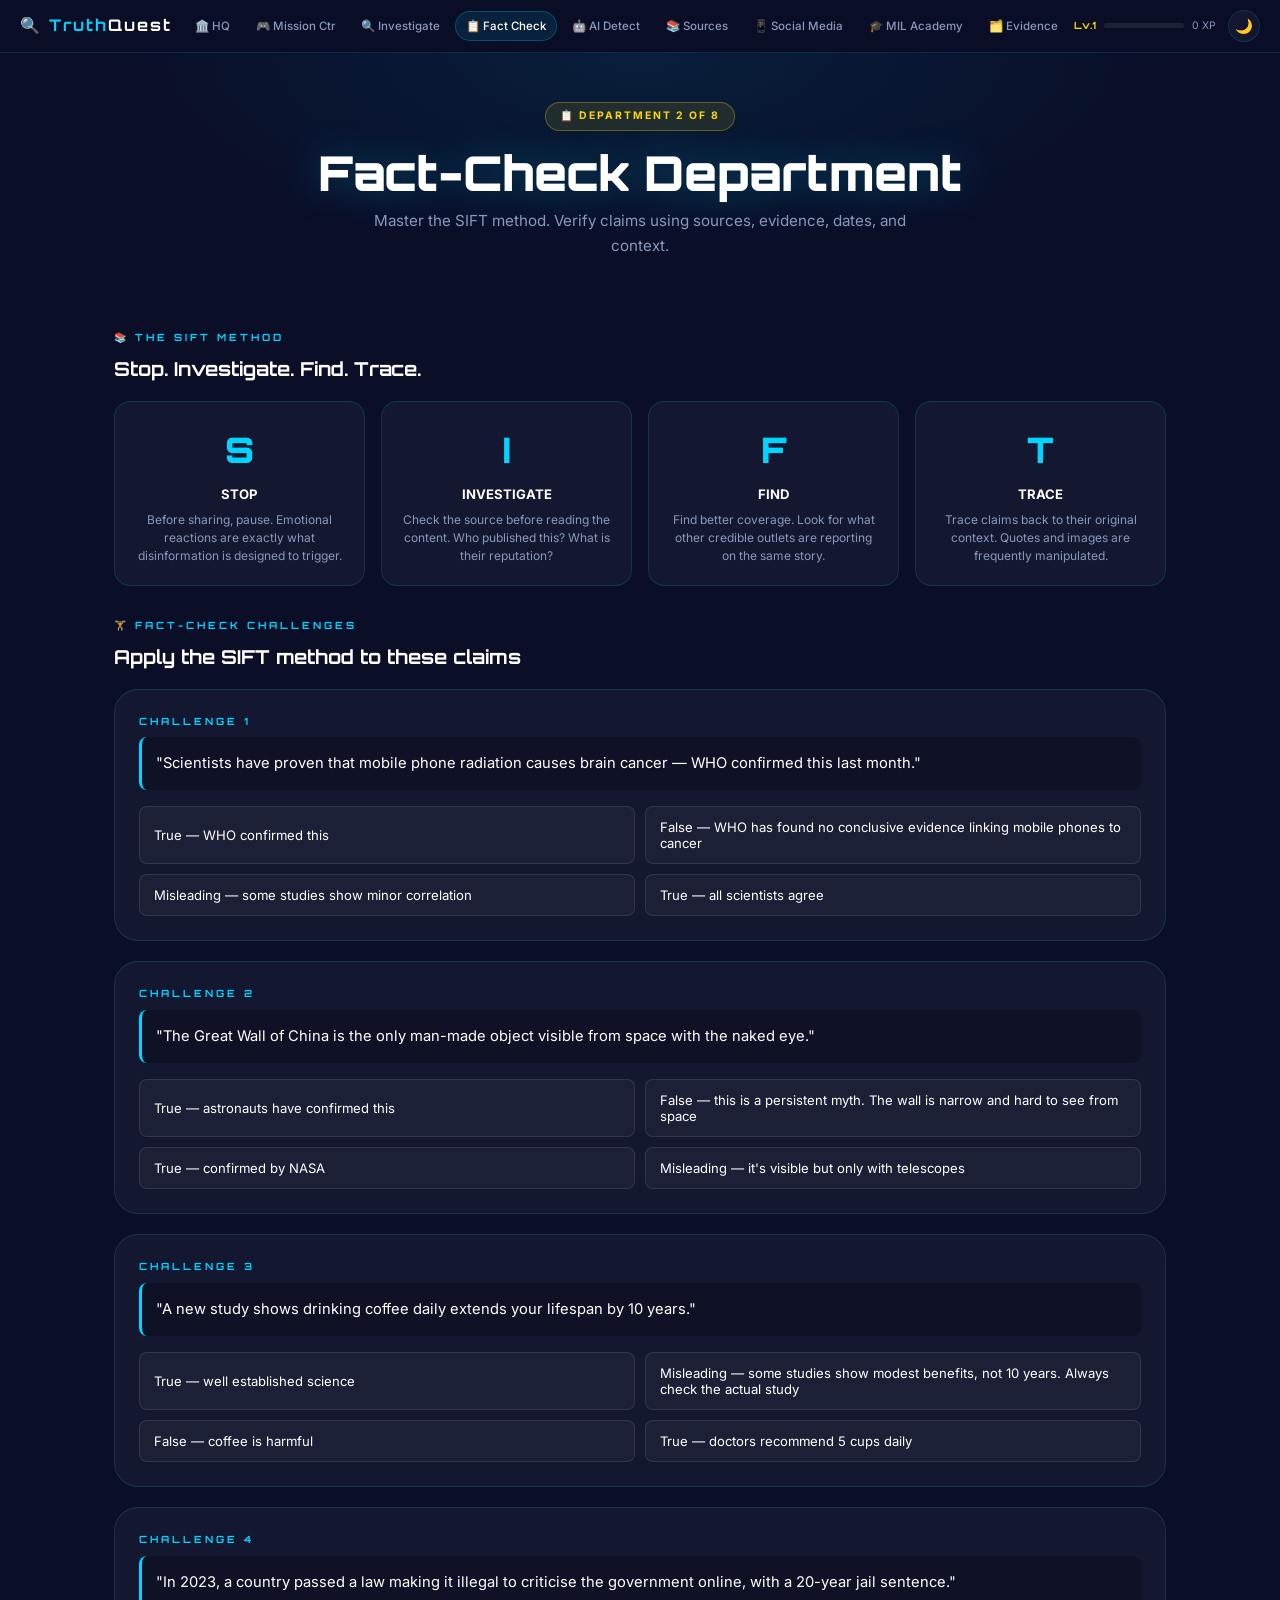
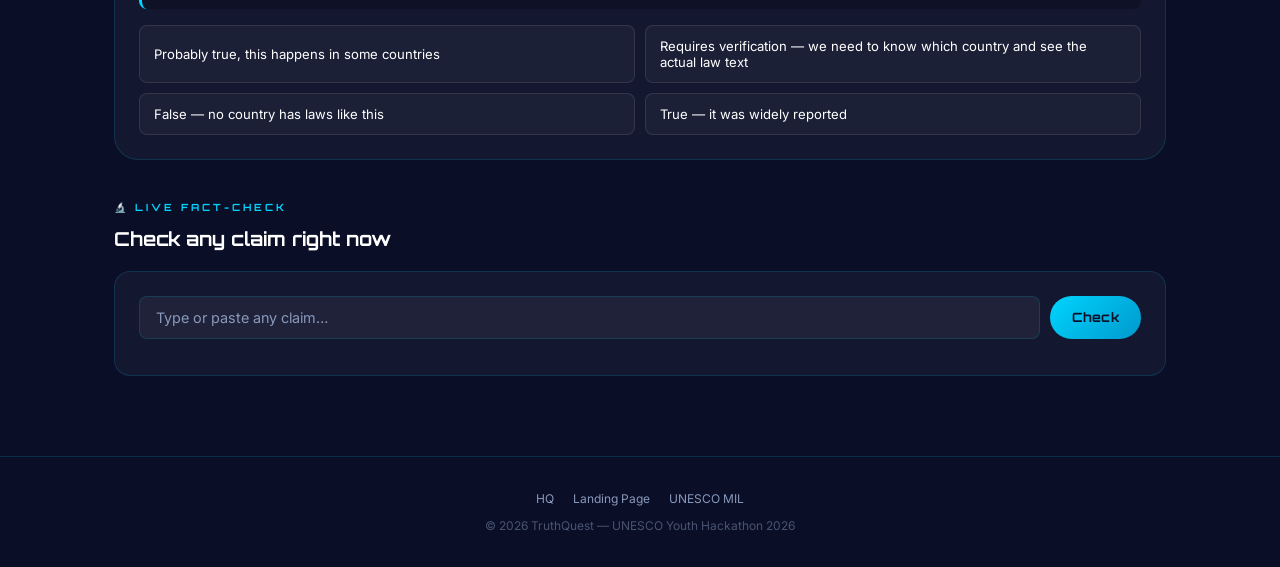
<file: factcheck.html>
<!DOCTYPE html>
<html lang="en" data-theme="dark">
<head>
  <meta charset="UTF-8"/><meta name="viewport" content="width=device-width,initial-scale=1.0"/>
  <meta name="description" content="TruthQuest Fact-Check Department — Verify claims using the SIFT method: Stop, Investigate the source, Find better coverage, Trace original context. Practice real fact-checking."/>
  <title>TruthQuest — Fact-Check Department</title>
  <link rel="icon" href="data:image/svg+xml,<svg xmlns='http://www.w3.org/2000/svg' viewBox='0 0 100 100'><text y='.9em' font-size='90'>🔍</text></svg>"/>
  <link rel="preconnect" href="https://fonts.googleapis.com"/><link rel="preconnect" href="https://fonts.gstatic.com" crossorigin/>
  <link href="https://fonts.googleapis.com/css2?family=Orbitron:wght@400;700;900&family=Inter:wght@300;400;500;600&display=swap" rel="stylesheet"/>
  <link rel="stylesheet" href="css/platform.css"/>
  <script src="js/platform.js"></script><script src="js/nav.js"></script>
  <style>
    .sift-grid{display:grid;grid-template-columns:repeat(auto-fit,minmax(200px,1fr));gap:16px;margin-bottom:32px}
    .sift-card{background:var(--glass);border:1px solid var(--border);border-radius:var(--radius-md);
      padding:20px;text-align:center;cursor:pointer;transition:all var(--r)}
    .sift-card:hover,.sift-card.done{border-color:rgba(0,255,136,.4);background:rgba(0,255,136,.05)}
    .sift-letter{font-family:'Orbitron',monospace;font-size:2.2rem;font-weight:900;color:var(--blue);margin-bottom:6px}
    .sift-word{font-size:.82rem;font-weight:700;color:var(--white);margin-bottom:6px}
    .sift-desc{font-size:.75rem;color:var(--text-muted);line-height:1.5}
    .fc-challenge{background:var(--glass);border:1px solid var(--border);border-radius:var(--radius-lg);padding:24px;margin-bottom:20px}
    .fc-claim{font-size:.92rem;line-height:1.7;margin-bottom:16px;padding:14px;background:rgba(0,0,0,.2);border-radius:var(--radius-sm);border-left:3px solid var(--blue)}
    [data-theme="light"] .fc-claim{background:rgba(0,0,0,.04)}
    .fc-options{display:grid;grid-template-columns:1fr 1fr;gap:10px}
    .fc-option{background:rgba(255,255,255,.04);border:1px solid rgba(255,255,255,.1);border-radius:var(--radius-sm);
      padding:12px 14px;font-size:.82rem;cursor:pointer;text-align:left;
      color:var(--white);font-family:'Inter',sans-serif;transition:all var(--r)}
    .fc-option:hover{border-color:var(--blue);background:rgba(0,212,255,.07)}
    .fc-option.correct{background:rgba(0,255,136,.1);border-color:rgba(0,255,136,.4);color:var(--green)}
    .fc-option.wrong{background:rgba(255,68,68,.1);border-color:rgba(255,68,68,.3);color:var(--red)}
    [data-theme="light"] .fc-option{background:rgba(0,0,0,.03);border-color:rgba(0,0,0,.1);color:#0a0e27}
  </style>
</head>
<body>
  <div class="dept-hero">
    <div class="dept-badge">📋 DEPARTMENT 2 OF 8</div>
    <h1 class="dept-title">Fact-Check Department</h1>
    <p class="dept-sub">Master the SIFT method. Verify claims using sources, evidence, dates, and context.</p>
  </div>
  <div class="dept-content">

    <!-- SIFT Framework -->
    <div class="sect-label">📚 THE SIFT METHOD</div>
    <h2 class="sect-title" style="margin-bottom:16px">Stop. Investigate. Find. Trace.</h2>
    <div class="sift-grid" id="sift-grid">
      <div class="sift-card" data-sift="S"><div class="sift-letter">S</div><div class="sift-word">STOP</div><div class="sift-desc">Before sharing, pause. Emotional reactions are exactly what disinformation is designed to trigger.</div></div>
      <div class="sift-card" data-sift="I"><div class="sift-letter">I</div><div class="sift-word">INVESTIGATE</div><div class="sift-desc">Check the source before reading the content. Who published this? What is their reputation?</div></div>
      <div class="sift-card" data-sift="F"><div class="sift-letter">F</div><div class="sift-word">FIND</div><div class="sift-desc">Find better coverage. Look for what other credible outlets are reporting on the same story.</div></div>
      <div class="sift-card" data-sift="T"><div class="sift-letter">T</div><div class="sift-word">TRACE</div><div class="sift-desc">Trace claims back to their original context. Quotes and images are frequently manipulated.</div></div>
    </div>

    <div id="sift-msg" style="display:none;margin-bottom:24px"></div>

    <!-- Fact-Check Challenges -->
    <div class="sect-label" style="margin-top:8px">🏋️ FACT-CHECK CHALLENGES</div>
    <h2 class="sect-title" style="margin-bottom:16px">Apply the SIFT method to these claims</h2>
    <div id="fc-challenges"></div>

    <div id="fc-score-panel" style="margin-top:24px;display:none">
      <div class="result-panel result-good">
        <span style="font-size:1.5rem">🏆</span>
        <div>
          <strong id="fc-final-msg">Great work!</strong>
          <p style="font-size:.78rem;margin-top:4px" id="fc-final-sub">You completed all fact-check challenges.</p>
        </div>
      </div>
    </div>

    <!-- Live Fact-Check Tool -->
    <div style="margin-top:40px">
      <div class="sect-label">🔬 LIVE FACT-CHECK</div>
      <h2 class="sect-title" style="margin-bottom:16px">Check any claim right now</h2>
      <div class="card">
        <div style="display:flex;gap:10px;margin-bottom:12px">
          <input type="text" id="live-claim" class="tq-input" placeholder="Type or paste any claim…" aria-label="Claim to fact check"/>
          <button class="btn btn-primary" id="live-check-btn">Check</button>
        </div>
        <div id="live-result"></div>
      </div>
    </div>

  </div>
  <script>
  document.addEventListener('DOMContentLoaded',()=>{
    // SIFT interaction
    document.querySelectorAll('.sift-card').forEach(c=>{
      c.addEventListener('click',()=>{
        c.classList.toggle('done');
        const allDone = document.querySelectorAll('.sift-card.done').length === 4;
        const msg = document.getElementById('sift-msg');
        if(allDone){
          msg.style.display='block';
          msg.innerHTML='<div class="result-panel result-good"><span style="font-size:1.5rem">🎓</span><div><strong>SIFT Method Mastered!</strong><p style="font-size:.78rem;margin-top:4px">You\'ve reviewed all 4 steps. +50 XP earned.</p></div></div>';
          TQ.addXP(50,'SIFT method reviewed');
          TQ.awardBadge('fact_finder');
        }
      });
    });

    // Challenges
    const CHALLENGES = [
      { claim:'"Scientists have proven that mobile phone radiation causes brain cancer — WHO confirmed this last month."',
        options:['True — WHO confirmed this','False — WHO has found no conclusive evidence linking mobile phones to cancer','Misleading — some studies show minor correlation','True — all scientists agree'],
        correct:1, explanation:'WHO\'s position as of 2024 is that current evidence does not confirm mobile phones cause cancer. Always check WHO\'s actual website, not second-hand claims about it.' },
      { claim:'"The Great Wall of China is the only man-made object visible from space with the naked eye."',
        options:['True — astronauts have confirmed this','False — this is a persistent myth. The wall is narrow and hard to see from space','True — confirmed by NASA','Misleading — it\'s visible but only with telescopes'],
        correct:1, explanation:'Chinese astronaut Yang Liwei confirmed he could NOT see it from space. NASA and multiple astronauts have debunked this myth. It persists because it sounds plausible.' },
      { claim:'"A new study shows drinking coffee daily extends your lifespan by 10 years."',
        options:['True — well established science','Misleading — some studies show modest benefits, not 10 years. Always check the actual study','False — coffee is harmful','True — doctors recommend 5 cups daily'],
        correct:1, explanation:'This is clickbait exaggeration of real research. Some observational studies show modest associations between coffee and longevity, but nothing close to "10 years" and no proven causation.' },
      { claim:'"In 2023, a country passed a law making it illegal to criticise the government online, with a 20-year jail sentence."',
        options:['Probably true, this happens in some countries','Requires verification — we need to know which country and see the actual law text','False — no country has laws like this','True — it was widely reported'],
        correct:1, explanation:'Without a specific country named and a verifiable law text, this claim cannot be assessed. "Some country did something" is a common disinformation framing. Always ask: which country, which law, what does the text say?' },
    ];

    let answered = 0, correctCount = 0;
    const cont = document.getElementById('fc-challenges');

    CHALLENGES.forEach((ch,ci)=>{
      const d = document.createElement('div');
      d.className='fc-challenge';
      d.innerHTML=`
        <div class="sect-label" style="margin-bottom:8px">Challenge ${ci+1}</div>
        <div class="fc-claim">${ch.claim}</div>
        <div class="fc-options">${ch.options.map((o,i)=>`<button class="fc-option" data-ci="${ci}" data-oi="${i}">${o}</button>`).join('')}</div>
        <div id="fc-exp-${ci}" style="display:none;margin-top:12px"></div>`;
      cont.appendChild(d);
    });

    cont.addEventListener('click',e=>{
      const btn = e.target.closest('.fc-option');
      if(!btn||btn.disabled) return;
      const ci  = parseInt(btn.dataset.ci);
      const oi  = parseInt(btn.dataset.oi);
      const ch  = CHALLENGES[ci];
      const isC = oi === ch.correct;
      // Disable all options in this challenge
      cont.querySelectorAll(`[data-ci="${ci}"]`).forEach(b=>{
        b.disabled=true;
        if(parseInt(b.dataset.oi)===ch.correct) b.classList.add('correct');
      });
      if(!isC) btn.classList.add('wrong');
      const exp = document.getElementById('fc-exp-' + ci);
      exp.style.display='block';
      exp.innerHTML=`<div class="result-panel ${isC?'result-good':'result-bad'}"><span style="font-size:1.4rem">${isC?'✅':'❌'}</span><div><strong>${isC?'Correct!':'Not quite.'}</strong><p style="font-size:.78rem;margin-top:4px">${ch.explanation}</p>${isC?'<p style="color:var(--green);font-size:.72rem;margin-top:5px">+80 XP</p>':''}</div></div>`;
      answered++;
      if(isC){ correctCount++; TQ.addXP(80,'Fact-check correct'); TQ.inc('factsChecked'); }
      if(answered===CHALLENGES.length){
        document.getElementById('fc-score-panel').style.display='block';
        document.getElementById('fc-final-msg').textContent=`${correctCount}/${CHALLENGES.length} correct!`;
        document.getElementById('fc-final-sub').textContent=correctCount>=3?'Excellent fact-checking skills! Myth Breaker badge earned.':'Keep practising — review the SIFT method above.';
        if(correctCount>=3) TQ.awardBadge('myth_breaker');
        TQ.updateAccuracy(correctCount, CHALLENGES.length);
      }
    });

    // Live check tool (reuses fact checker from index.html logic)
    document.getElementById('live-check-btn').addEventListener('click',()=>{
      const claim = document.getElementById('live-claim').value.trim();
      const res   = document.getElementById('live-result');
      if(!claim) return;
      res.innerHTML='<div class="loading-dots"><span></span><span></span><span></span></div>';
      setTimeout(()=>{
        const lower = claim.toLowerCase();
        const redFlags=['share now','breaking','they won\'t tell','secret','banned','doctors hate','miracle','mainstream media'];
        const hits = redFlags.filter(f=>lower.includes(f));
        const score = Math.max(0, 70 - hits.length*18);
        const colour = score>=60?'result-good':score>=35?'result-warn':'result-bad';
        const verdict = score>=60?'Low risk — but still verify':'Multiple red flags detected — treat with caution';
        res.innerHTML=`
          <div class="result-panel ${colour}">
            <span style="font-size:1.5rem">${score>=60?'✅':score>=35?'⚠️':'🚩'}</span>
            <div style="flex:1">
              <strong>${verdict}</strong><br/>
              <span style="font-size:.75rem;opacity:.8">Credibility score: ${score}/100</span>
              ${hits.length?`<br/><span style="font-size:.72rem;color:var(--red)">Red flags: ${hits.join(', ')}</span>`:''}
              <p style="font-size:.72rem;margin-top:6px;opacity:.75">💡 Apply the SIFT method: Stop → Investigate the source → Find better coverage → Trace the original claim.</p>
            </div>
          </div>`;
        TQ.addXP(25,'Live fact-check performed');
        TQ.inc('factsChecked');
      }, 500);
    });
    document.getElementById('live-claim').addEventListener('keydown',e=>{ if(e.key==='Enter') document.getElementById('live-check-btn').click(); });
  });
  </script>
</body>
</html>
</file>
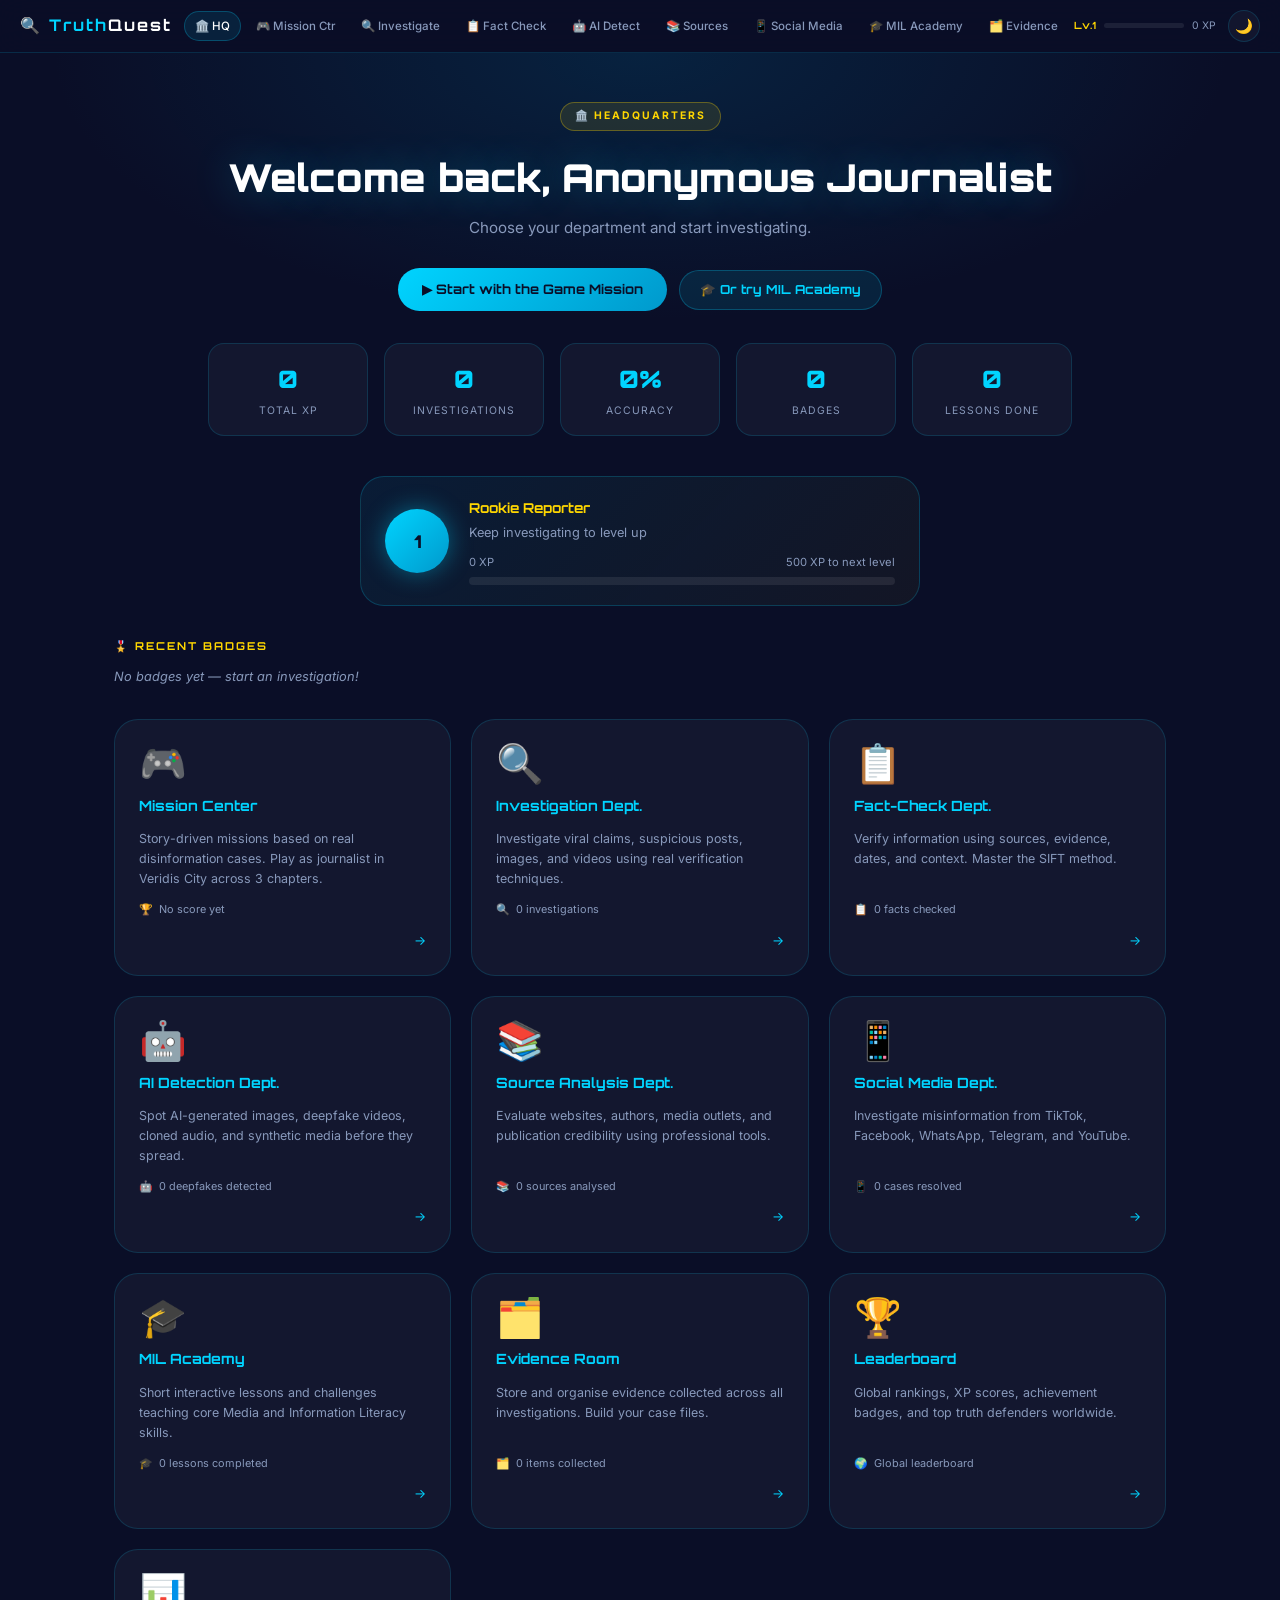
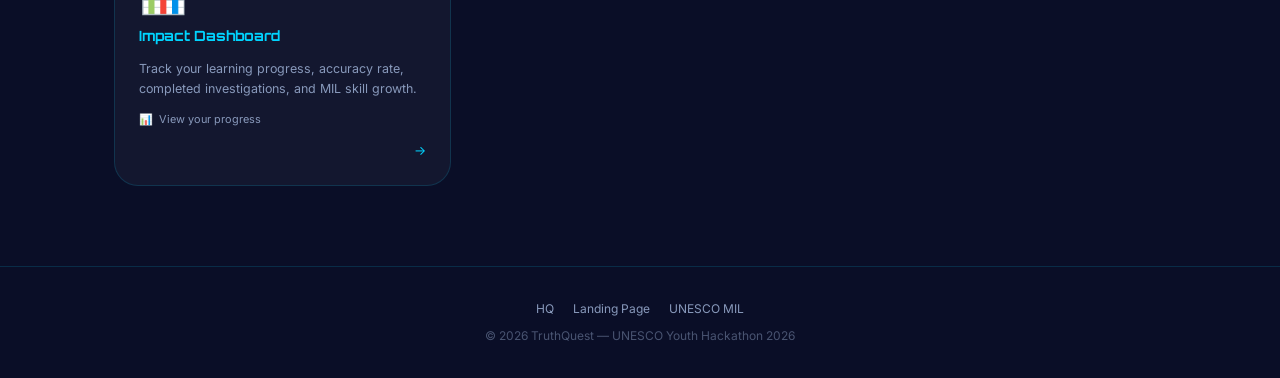
<file: hub.html>
<!DOCTYPE html>
<html lang="en" data-theme="dark">
<head>
  <meta charset="UTF-8"/>
  <meta name="viewport" content="width=device-width,initial-scale=1.0"/>
  <meta name="description" content="TruthQuest HQ — Your Media and Information Literacy investigation headquarters. Access all departments: game missions, fact-checking, AI detection, source analysis, and MIL Academy."/>
  <meta property="og:type"        content="website" />
  <meta property="og:title"       content="TruthQuest HQ — Investigation Headquarters" />
  <meta property="og:description" content="Your MIL investigation hub. Access game missions, fact-checking, AI detection, source analysis, and the MIL Academy. UNESCO Youth Hackathon 2026." />
  <meta property="og:image"       content="https://images.unsplash.com/photo-1504711434969-e33886168f5c?w=1200&q=80&auto=format&fit=crop" />
  <meta name="twitter:card"        content="summary_large_image" />
  <meta name="twitter:title"       content="TruthQuest HQ — Investigation Headquarters" />
  <meta name="twitter:description" content="Your MIL investigation hub. #TruthQuest #MIL #UNESCO2026" />
  <title>TruthQuest — HQ</title>
  <link rel="icon" href="data:image/svg+xml,<svg xmlns='http://www.w3.org/2000/svg' viewBox='0 0 100 100'><text y='.9em' font-size='90'>🔍</text></svg>"/>
  <link rel="preconnect" href="https://fonts.googleapis.com"/>
  <link rel="preconnect" href="https://fonts.gstatic.com" crossorigin/>
  <link href="https://fonts.googleapis.com/css2?family=Orbitron:wght@400;700;900&family=Inter:wght@300;400;500;600&display=swap" rel="stylesheet"/>
  <link rel="manifest" href="manifest.json"/>
  <link rel="stylesheet" href="css/platform.css"/>
  <script src="js/platform.js"></script>
  <script src="js/nav.js"></script>
  <style>
    .hub-welcome{
      text-align:center;padding:48px 24px 32px;
      background:radial-gradient(ellipse at 50% 0%,rgba(0,80,120,.3),transparent 65%);
    }
    .hub-name{
      font-family:'Orbitron',monospace;font-size:clamp(1.6rem,4vw,2.4rem);
      font-weight:900;margin-bottom:8px;
      text-shadow:0 0 40px rgba(0,212,255,.3);
    }
    .hub-sub{color:var(--text-muted);font-size:.95rem;margin-bottom:28px}

    /* Stats strip */
    .hub-stats{
      display:flex;gap:16px;flex-wrap:wrap;justify-content:center;
      margin-bottom:40px;padding:0 24px;
    }
    .hub-stat{
      background:var(--glass);border:1px solid var(--border);
      border-radius:var(--radius-md);padding:16px 22px;
      text-align:center;min-width:100px;flex:1;max-width:160px;
      transition:border-color var(--r),transform var(--r);
    }
    .hub-stat:hover{border-color:rgba(0,212,255,.4);transform:translateY(-3px)}
    .hub-stat-num{font-family:'Orbitron',monospace;font-size:1.5rem;font-weight:900;color:var(--blue)}
    .hub-stat-lbl{font-size:.65rem;color:var(--text-muted);text-transform:uppercase;letter-spacing:1px;margin-top:4px}
    [data-theme="light"] .hub-stat{background:#fff;border-color:rgba(0,102,204,.1)}

    /* XP level card */
    .hub-level-card{
      max-width:560px;margin:0 auto 32px;
      background:linear-gradient(135deg,rgba(0,212,255,.07),rgba(255,215,0,.04));
      border:1px solid rgba(0,212,255,.2);border-radius:var(--radius-lg);
      padding:20px 24px;display:flex;align-items:center;gap:20px;flex-wrap:wrap;
    }
    .hub-level-badge{
      width:64px;height:64px;border-radius:50%;flex-shrink:0;
      background:linear-gradient(135deg,var(--blue),var(--blue-dim));
      display:flex;align-items:center;justify-content:center;
      font-family:'Orbitron',monospace;font-size:1.1rem;font-weight:900;
      color:var(--navy);box-shadow:0 0 24px rgba(0,212,255,.4);
    }
    .hub-level-info{flex:1}
    .hub-level-title{font-family:'Orbitron',monospace;font-size:.85rem;font-weight:700;color:var(--gold);margin-bottom:4px}
    .hub-level-name{font-size:.8rem;color:var(--text-muted);margin-bottom:10px}
    .hub-xp-row{display:flex;justify-content:space-between;font-size:.7rem;color:var(--text-muted);margin-bottom:5px}
    .hub-xp-track{width:100%;height:8px;background:rgba(255,255,255,.08);border-radius:4px;overflow:hidden}
    .hub-xp-fill{height:100%;background:linear-gradient(90deg,var(--blue),var(--gold));border-radius:4px;transition:width .8s ease}
    [data-theme="light"] .hub-level-card{background:linear-gradient(135deg,rgba(0,102,204,.06),rgba(196,127,0,.04));border-color:rgba(0,102,204,.18)}
    [data-theme="light"] .hub-xp-track{background:rgba(0,0,0,.08)}

    /* Dept grid */
    .dept-grid{
      display:grid;
      grid-template-columns:repeat(auto-fill,minmax(260px,1fr));
      gap:20px;max-width:1100px;margin:0 auto;padding:0 24px 80px;
    }
    .dept-card{
      background:var(--glass);border:1px solid var(--border);
      border-radius:var(--radius-lg);padding:24px;
      display:flex;flex-direction:column;gap:12px;
      text-decoration:none;color:inherit;
      transition:all var(--r);position:relative;overflow:hidden;
    }
    .dept-card::before{
      content:'';position:absolute;top:0;left:0;right:0;height:3px;
      opacity:0;transition:opacity var(--r);
    }
    .dept-card:hover{border-color:rgba(0,212,255,.4);transform:translateY(-5px);
      box-shadow:0 16px 48px rgba(0,0,0,.3)}
    .dept-card:hover::before{opacity:1}
    [data-theme="light"] .dept-card{background:#fff;border-color:rgba(0,102,204,.1);box-shadow:0 2px 12px rgba(0,0,0,.06)}

    .dc-icon{font-size:2.4rem;line-height:1}
    .dc-title{font-family:'Orbitron',monospace;font-size:.88rem;font-weight:700;color:var(--blue)}
    [data-theme="light"] .dc-title{color:var(--blue)}
    .dc-desc{font-size:.78rem;color:var(--text-muted);line-height:1.6;flex:1}
    .dc-stat{font-size:.68rem;color:var(--text-muted);display:flex;align-items:center;gap:6px}
    .dc-arrow{font-size:.8rem;color:var(--blue);align-self:flex-end;margin-left:auto}

    .dept-card.dept-game::before{background:linear-gradient(90deg,var(--blue),var(--gold))}
    .dept-card.dept-invest::before{background:linear-gradient(90deg,var(--blue),#0066ff)}
    .dept-card.dept-fact::before{background:linear-gradient(90deg,var(--green),var(--blue))}
    .dept-card.dept-ai::before{background:linear-gradient(90deg,var(--purple),var(--blue))}
    .dept-card.dept-source::before{background:linear-gradient(90deg,var(--gold),var(--orange))}
    .dept-card.dept-social::before{background:linear-gradient(90deg,var(--red),var(--orange))}
    .dept-card.dept-academy::before{background:linear-gradient(90deg,var(--green),var(--gold))}
    .dept-card.dept-evidence::before{background:linear-gradient(90deg,var(--blue-dim),var(--blue))}
    .dept-card.dept-leader::before{background:linear-gradient(90deg,var(--gold),var(--red))}
    .dept-card.dept-impact::before{background:linear-gradient(90deg,var(--green),var(--blue))}

    /* Recent badges strip */
    .hub-badges{max-width:1100px;margin:0 auto 32px;padding:0 24px}
    .hub-badges-title{font-family:'Orbitron',monospace;font-size:.68rem;font-weight:700;
      color:var(--gold);letter-spacing:2px;text-transform:uppercase;margin-bottom:12px}
    .hub-badges-row{display:flex;gap:8px;flex-wrap:wrap}
    .hub-badge-chip{
      display:inline-flex;align-items:center;gap:7px;
      background:rgba(255,215,0,.07);border:1px solid rgba(255,215,0,.2);
      border-radius:100px;padding:5px 12px;font-size:.72rem;
    }
    .hub-badge-chip span:first-child{font-size:1rem}
    .hub-no-badge{font-size:.8rem;color:var(--text-muted);font-style:italic}
  </style>
</head>
<body>
  <main>
    <!-- Welcome -->
    <div class="hub-welcome">
      <div class="dept-badge">🏛️ HEADQUARTERS</div>
      <h1 class="hub-name" id="hub-name">Welcome back, Journalist</h1>
      <p class="hub-sub">Choose your department and start investigating.</p>
      <!-- Continue CTA — shown if player has progress -->
      <div id="hub-continue" style="display:none;margin-top:16px"></div>
    </div>

    <!-- Stats strip -->
    <div class="hub-stats" id="hub-stats" role="region" aria-label="Your statistics">
      <div class="hub-stat"><div class="hub-stat-num" id="hs-xp">0</div><div class="hub-stat-lbl">Total XP</div></div>
      <div class="hub-stat"><div class="hub-stat-num" id="hs-inv">0</div><div class="hub-stat-lbl">Investigations</div></div>
      <div class="hub-stat"><div class="hub-stat-num" id="hs-acc">0%</div><div class="hub-stat-lbl">Accuracy</div></div>
      <div class="hub-stat"><div class="hub-stat-num" id="hs-badges">0</div><div class="hub-stat-lbl">Badges</div></div>
      <div class="hub-stat"><div class="hub-stat-num" id="hs-lessons">0</div><div class="hub-stat-lbl">Lessons Done</div></div>
    </div>

    <!-- Level card -->
    <div class="hub-level-card" id="hub-level-card" role="region" aria-label="Level progress">
      <div class="hub-level-badge" id="hub-lv-badge">1</div>
      <div class="hub-level-info">
        <div class="hub-level-title" id="hub-lv-title">Rookie Reporter</div>
        <div class="hub-level-name">Keep investigating to level up</div>
        <div class="hub-xp-row">
          <span id="hub-xp-cur">0 XP</span>
          <span id="hub-xp-next">500 XP to next level</span>
        </div>
        <div class="hub-xp-track"><div class="hub-xp-fill" id="hub-xp-fill" style="width:0%"></div></div>
      </div>
    </div>

    <!-- Recent badges -->
    <div class="hub-badges">
      <div class="hub-badges-title">🎖️ Recent Badges</div>
      <div class="hub-badges-row" id="hub-badges-row">
        <span class="hub-no-badge">No badges yet — start an investigation!</span>
      </div>
    </div>

    <!-- Department cards -->
    <div class="dept-grid" role="navigation" aria-label="Department navigation">

      <a href="game.html" class="dept-card dept-game" aria-label="Mission Center">
        <div class="dc-icon">🎮</div>
        <div class="dc-title">Mission Center</div>
        <p class="dc-desc">Story-driven missions based on real disinformation cases. Play as journalist in Veridis City across 3 chapters.</p>
        <div class="dc-stat" id="dc-game-stat">🏆 <span>No score yet</span></div>
        <span class="dc-arrow">→</span>
      </a>

      <a href="investigation.html" class="dept-card dept-invest" aria-label="Investigation Department">
        <div class="dc-icon">🔍</div>
        <div class="dc-title">Investigation Dept.</div>
        <p class="dc-desc">Investigate viral claims, suspicious posts, images, and videos using real verification techniques.</p>
        <div class="dc-stat" id="dc-inv-stat">🔍 <span>0 investigations</span></div>
        <span class="dc-arrow">→</span>
      </a>

      <a href="factcheck.html" class="dept-card dept-fact" aria-label="Fact Check Department">
        <div class="dc-icon">📋</div>
        <div class="dc-title">Fact-Check Dept.</div>
        <p class="dc-desc">Verify information using sources, evidence, dates, and context. Master the SIFT method.</p>
        <div class="dc-stat" id="dc-fact-stat">📋 <span>0 facts checked</span></div>
        <span class="dc-arrow">→</span>
      </a>

      <a href="aidetection.html" class="dept-card dept-ai" aria-label="AI Detection Department">
        <div class="dc-icon">🤖</div>
        <div class="dc-title">AI Detection Dept.</div>
        <p class="dc-desc">Spot AI-generated images, deepfake videos, cloned audio, and synthetic media before they spread.</p>
        <div class="dc-stat" id="dc-ai-stat">🤖 <span>0 deepfakes detected</span></div>
        <span class="dc-arrow">→</span>
      </a>

      <a href="sourceanalysis.html" class="dept-card dept-source" aria-label="Source Analysis Department">
        <div class="dc-icon">📚</div>
        <div class="dc-title">Source Analysis Dept.</div>
        <p class="dc-desc">Evaluate websites, authors, media outlets, and publication credibility using professional tools.</p>
        <div class="dc-stat" id="dc-src-stat">📚 <span>0 sources analysed</span></div>
        <span class="dc-arrow">→</span>
      </a>

      <a href="social.html" class="dept-card dept-social" aria-label="Social Media Department">
        <div class="dc-icon">📱</div>
        <div class="dc-title">Social Media Dept.</div>
        <p class="dc-desc">Investigate misinformation from TikTok, Facebook, WhatsApp, Telegram, and YouTube.</p>
        <div class="dc-stat" id="dc-soc-stat">📱 <span>0 cases resolved</span></div>
        <span class="dc-arrow">→</span>
      </a>

      <a href="academy.html" class="dept-card dept-academy" aria-label="MIL Academy">
        <div class="dc-icon">🎓</div>
        <div class="dc-title">MIL Academy</div>
        <p class="dc-desc">Short interactive lessons and challenges teaching core Media and Information Literacy skills.</p>
        <div class="dc-stat" id="dc-acad-stat">🎓 <span>0 lessons completed</span></div>
        <span class="dc-arrow">→</span>
      </a>

      <a href="evidence.html" class="dept-card dept-evidence" aria-label="Evidence Room">
        <div class="dc-icon">🗂️</div>
        <div class="dc-title">Evidence Room</div>
        <p class="dc-desc">Store and organise evidence collected across all investigations. Build your case files.</p>
        <div class="dc-stat" id="dc-ev-stat">🗂️ <span>0 items collected</span></div>
        <span class="dc-arrow">→</span>
      </a>

      <a href="leaderboard.html" class="dept-card dept-leader" aria-label="Leaderboard">
        <div class="dc-icon">🏆</div>
        <div class="dc-title">Leaderboard</div>
        <p class="dc-desc">Global rankings, XP scores, achievement badges, and top truth defenders worldwide.</p>
        <div class="dc-stat">🌍 <span>Global leaderboard</span></div>
        <span class="dc-arrow">→</span>
      </a>

      <a href="impact.html" class="dept-card dept-impact" aria-label="Impact Dashboard">
        <div class="dc-icon">📊</div>
        <div class="dc-title">Impact Dashboard</div>
        <p class="dc-desc">Track your learning progress, accuracy rate, completed investigations, and MIL skill growth.</p>
        <div class="dc-stat" id="dc-imp-stat">📊 <span>View your progress</span></div>
        <span class="dc-arrow">→</span>
      </a>

    </div>
  </main>

  <script>
    document.addEventListener('DOMContentLoaded', () => {
      const s = TQ.load();

      // Name
      document.getElementById('hub-name').textContent = `Welcome back, ${s.name || 'Journalist'}`;

      // Stats
      document.getElementById('hs-xp').textContent      = s.xp.toLocaleString();
      document.getElementById('hs-inv').textContent     = s.investigationsCompleted || 0;
      document.getElementById('hs-acc').textContent     = (s.accuracy || 0) + '%';
      document.getElementById('hs-badges').textContent  = (s.badgesEarned || []).length;
      document.getElementById('hs-lessons').textContent = s.lessonsCompleted || 0;

      // Level
      const xpInLvl = s.xp % TQ.XP_PER_LEVEL;
      const pct     = Math.min(100, Math.round(xpInLvl / TQ.XP_PER_LEVEL * 100));
      document.getElementById('hub-lv-badge').textContent  = s.level || 1;
      document.getElementById('hub-lv-title').textContent  = TQ.levelTitle(s.level || 1);
      document.getElementById('hub-xp-cur').textContent    = s.xp + ' XP';
      document.getElementById('hub-xp-next').textContent   = (TQ.XP_PER_LEVEL - xpInLvl) + ' XP to next level';
      document.getElementById('hub-xp-fill').style.width   = pct + '%';

      // Dept stats
      if (s.investigationsCompleted) document.querySelector('#dc-inv-stat span').textContent  = s.investigationsCompleted + ' investigations';
      if (s.factsChecked)            document.querySelector('#dc-fact-stat span').textContent = s.factsChecked + ' facts checked';
      if (s.deepfakesDetected)       document.querySelector('#dc-ai-stat span').textContent   = s.deepfakesDetected + ' deepfakes detected';
      if (s.sourcesAnalysed)         document.querySelector('#dc-src-stat span').textContent  = s.sourcesAnalysed + ' sources analysed';
      if (s.socialCasesResolved)     document.querySelector('#dc-soc-stat span').textContent  = s.socialCasesResolved + ' cases resolved';
      if (s.lessonsCompleted)        document.querySelector('#dc-acad-stat span').textContent = s.lessonsCompleted + ' lessons completed';
      if (s.evidenceCollected?.length) document.querySelector('#dc-ev-stat span').textContent = s.evidenceCollected.length + ' items collected';
      if (s.gameScore)               document.querySelector('#dc-game-stat span').textContent = s.gameScore + '/100 best score';

      // Badges
      const badgesRow = document.getElementById('hub-badges-row');
      if (s.badgesEarned && s.badgesEarned.length > 0) {
        badgesRow.innerHTML = s.badgesEarned.slice(-8).map(id => {
          const def = TQ.BADGE_DEFS[id];
          return def ? `<div class="hub-badge-chip"><span>${def.icon}</span><span>${def.name}</span></div>` : '';
        }).join('');
      }

      // ── Continue where you left off ──────────────────────────
      const continueCTA = document.getElementById('hub-continue');
      const DEPT_MAP = {
        investigationsCompleted: { url:'investigation.html', label:'Continue Investigating', icon:'🔍' },
        factsChecked:            { url:'factcheck.html',     label:'Continue Fact-Checking', icon:'📋' },
        deepfakesDetected:       { url:'aidetection.html',   label:'Continue AI Detection',  icon:'🤖' },
        sourcesAnalysed:         { url:'sourceanalysis.html',label:'Analyse More Sources',   icon:'📚' },
        socialCasesResolved:     { url:'social.html',        label:'Resolve More Cases',      icon:'📱' },
        lessonsCompleted:        { url:'academy.html',       label:'Continue Academy',        icon:'🎓' },
      };
      // Find highest-activity department
      let bestKey = null, bestVal = 0;
      Object.keys(DEPT_MAP).forEach(k => {
        const v = s[k] || 0;
        if (v > bestVal) { bestVal = v; bestKey = k; }
      });
      // Show game CTA if they've played, otherwise first dept
      if (s.gameScore > 0 && bestVal === 0) {
        continueCTA.style.display = 'block';
        continueCTA.innerHTML = `<a href="game.html" style="display:inline-flex;align-items:center;gap:8px;background:linear-gradient(135deg,var(--blue),#0099cc);color:var(--navy);font-family:'Orbitron',monospace;font-weight:700;font-size:.82rem;padding:11px 24px;border-radius:100px;text-decoration:none;transition:all .3s ease">🎮 Play Again — Best: ${s.gameScore}/100</a>`;
      } else if (bestKey) {
        const dept = DEPT_MAP[bestKey];
        continueCTA.style.display = 'block';
        continueCTA.innerHTML = `<a href="${dept.url}" style="display:inline-flex;align-items:center;gap:8px;background:rgba(0,212,255,.12);border:1px solid rgba(0,212,255,.3);color:var(--blue);font-family:'Orbitron',monospace;font-weight:700;font-size:.78rem;padding:9px 20px;border-radius:100px;text-decoration:none;">${dept.icon} ${dept.label}</a>
        <a href="game.html" style="display:inline-flex;align-items:center;gap:8px;background:linear-gradient(135deg,var(--blue),#0099cc);color:var(--navy);font-family:'Orbitron',monospace;font-weight:700;font-size:.78rem;padding:9px 20px;border-radius:100px;text-decoration:none;margin-left:8px">🎮 Play Game</a>`;
      } else {
        // First-time user — suggest starting point
        continueCTA.style.display = 'block';
        continueCTA.innerHTML = `<a href="game.html" style="display:inline-flex;align-items:center;gap:8px;background:linear-gradient(135deg,var(--blue),#0099cc);color:var(--navy);font-family:'Orbitron',monospace;font-weight:700;font-size:.82rem;padding:11px 24px;border-radius:100px;text-decoration:none;">▶ Start with the Game Mission</a>
        <a href="academy.html" style="display:inline-flex;align-items:center;gap:8px;background:rgba(0,212,255,.1);border:1px solid rgba(0,212,255,.25);color:var(--blue);font-family:'Orbitron',monospace;font-weight:700;font-size:.78rem;padding:9px 20px;border-radius:100px;text-decoration:none;margin-left:8px">🎓 Or try MIL Academy</a>`;
      }

      // Name prompt if first visit
      if (!s.name || s.name === 'Anonymous Journalist') {
        setTimeout(() => {
          const name = prompt('Welcome to TruthQuest HQ! What should we call you?');
          if (name && name.trim()) {
            const ns = TQ.load();
            ns.name = name.trim();
            TQ.save(ns);
            document.getElementById('hub-name').textContent = `Welcome, ${name.trim()}!`;
          }
        }, 800);
      }
    });
  </script>
</body>
</html>
</file>
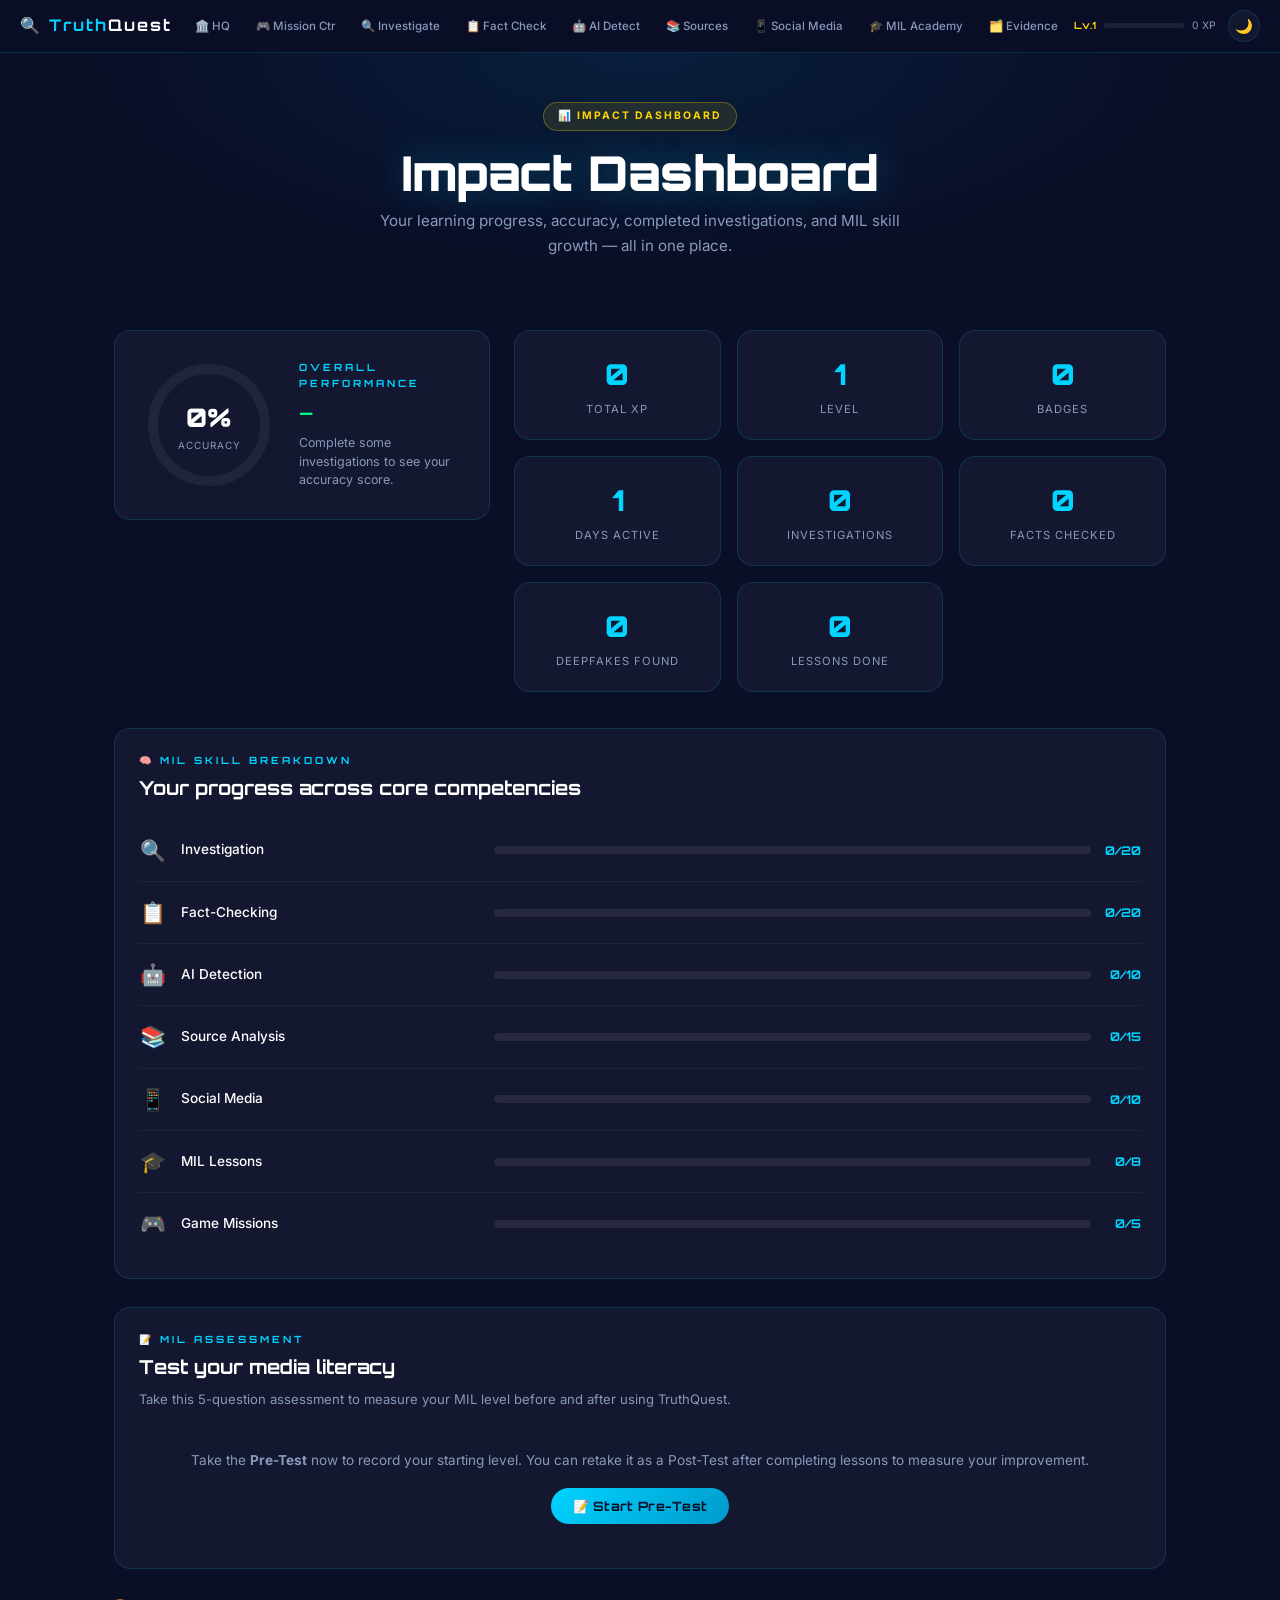
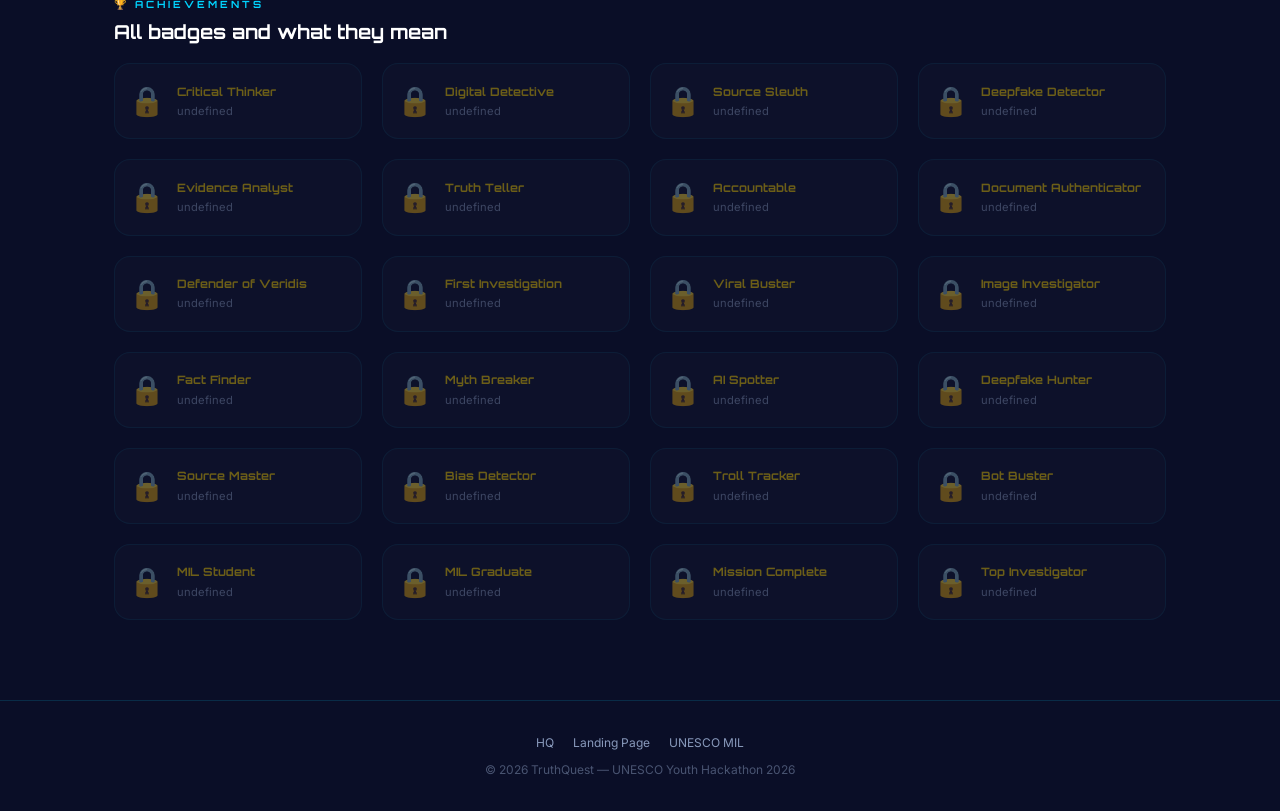
<file: impact.html>
<!DOCTYPE html>
<html lang="en" data-theme="dark">
<head>
  <meta charset="UTF-8"/><meta name="viewport" content="width=device-width,initial-scale=1.0"/>
  <meta name="description" content="TruthQuest Impact Dashboard — Track your Media and Information Literacy progress, accuracy rate, completed investigations, and earned MIL skill badges."/>
  <title>TruthQuest — Impact Dashboard</title>
  <link rel="icon" href="data:image/svg+xml,<svg xmlns='http://www.w3.org/2000/svg' viewBox='0 0 100 100'><text y='.9em' font-size='90'>🔍</text></svg>"/>
  <link rel="preconnect" href="https://fonts.googleapis.com"/><link rel="preconnect" href="https://fonts.gstatic.com" crossorigin/>
  <link href="https://fonts.googleapis.com/css2?family=Orbitron:wght@400;700;900&family=Inter:wght@300;400;500;600&display=swap" rel="stylesheet"/>
  <link rel="stylesheet" href="css/platform.css"/>
  <script src="js/platform.js"></script><script src="js/nav.js"></script>
  <style>
    .skill-row{display:flex;align-items:center;gap:14px;padding:14px 0;border-bottom:1px solid rgba(255,255,255,.05)}
    [data-theme="light"] .skill-row{border-bottom-color:rgba(0,0,0,.06)}
    .skill-row:last-child{border-bottom:none}
    .skill-icon{font-size:1.3rem;flex-shrink:0;width:28px;text-align:center}
    .skill-name{font-size:.85rem;font-weight:500;flex:1;min-width:100px}
    .skill-bar-wrap{flex:2}
    .skill-num{font-family:'Orbitron',monospace;font-size:.75rem;font-weight:700;color:var(--blue);min-width:36px;text-align:right}
    .test-q{background:var(--glass);border:1px solid var(--border);border-radius:var(--radius-md);padding:18px;margin-bottom:12px}
    .test-opt{background:rgba(255,255,255,.04);border:1px solid rgba(255,255,255,.09);border-radius:var(--radius-sm);
      padding:10px 14px;font-size:.82rem;cursor:pointer;margin-bottom:6px;
      color:var(--white);font-family:'Inter',sans-serif;transition:all var(--r);display:block;width:100%;text-align:left}
    .test-opt:hover{border-color:var(--blue);background:rgba(0,212,255,.07)}
    .test-opt.correct{background:rgba(0,255,136,.1);border-color:rgba(0,255,136,.4);color:var(--green)}
    .test-opt.wrong{background:rgba(255,68,68,.1);border-color:rgba(255,68,68,.3);color:var(--red)}
    [data-theme="light"] .test-opt{background:rgba(0,0,0,.03);border-color:rgba(0,0,0,.1);color:#0a0e27}
    .gauge{position:relative;width:140px;height:140px;flex-shrink:0}
    .gauge svg{width:100%;height:100%}
    .gauge-num{position:absolute;top:50%;left:50%;transform:translate(-50%,-50%);text-align:center}
    .gauge-big{font-family:'Orbitron',monospace;font-size:1.6rem;font-weight:900;display:block}
    .gauge-lbl{font-size:.62rem;color:var(--text-muted);letter-spacing:1px;display:block}
    .achievement-card{background:var(--glass);border:1px solid var(--border);border-radius:var(--radius-md);
      padding:14px;display:flex;align-items:center;gap:12px;
      transition:border-color var(--r)}
    .achievement-card.earned{border-color:rgba(255,215,0,.3);background:rgba(255,215,0,.04)}
    .achievement-card.locked{opacity:.4}
    .ach-icon{font-size:1.8rem;flex-shrink:0}
    .ach-name{font-family:'Orbitron',monospace;font-size:.72rem;font-weight:700;color:var(--gold);margin-bottom:3px}
    .ach-desc{font-size:.7rem;color:var(--text-muted);line-height:1.4}
  </style>
</head>
<body>
  <div class="dept-hero">
    <div class="dept-badge">📊 IMPACT DASHBOARD</div>
    <h1 class="dept-title">Impact Dashboard</h1>
    <p class="dept-sub">Your learning progress, accuracy, completed investigations, and MIL skill growth — all in one place.</p>
  </div>
  <div class="dept-content">

    <!-- Hero stats -->
    <div style="display:flex;gap:24px;flex-wrap:wrap;align-items:flex-start;margin-bottom:36px">
      <!-- Accuracy gauge -->
      <div class="card" style="display:flex;align-items:center;gap:20px;flex:1;min-width:280px">
        <div class="gauge" aria-label="Overall accuracy">
          <svg viewBox="0 0 140 140" aria-hidden="true">
            <circle cx="70" cy="70" r="56" fill="none" stroke="rgba(255,255,255,.06)" stroke-width="10"/>
            <circle cx="70" cy="70" r="56" fill="none" stroke="url(#acc-grad)" stroke-width="10"
              stroke-linecap="round" id="acc-arc"
              stroke-dasharray="352" stroke-dashoffset="352" transform="rotate(-90 70 70)"/>
            <defs><linearGradient id="acc-grad" x1="0%" y1="0%" x2="100%" y2="0%">
              <stop offset="0%" stop-color="#00d4ff"/><stop offset="100%" stop-color="#00ff88"/>
            </linearGradient></defs>
          </svg>
          <div class="gauge-num"><span class="gauge-big" id="acc-pct">0%</span><span class="gauge-lbl">ACCURACY</span></div>
        </div>
        <div style="flex:1">
          <div class="sect-label" style="margin-bottom:6px">Overall Performance</div>
          <div id="acc-grade" style="font-family:'Orbitron',monospace;font-size:1.1rem;font-weight:700;margin-bottom:8px;color:var(--green)">—</div>
          <p style="font-size:.78rem;color:var(--text-muted);line-height:1.5" id="acc-msg">Complete some investigations to see your accuracy score.</p>
        </div>
      </div>

      <!-- Summary stats -->
      <div class="grid-4" style="flex:2;min-width:280px">
        <div class="stat-box"><div class="stat-num" id="imp-xp">0</div><div class="stat-lbl">Total XP</div></div>
        <div class="stat-box"><div class="stat-num" id="imp-level">1</div><div class="stat-lbl">Level</div></div>
        <div class="stat-box"><div class="stat-num" id="imp-badges">0</div><div class="stat-lbl">Badges</div></div>
        <div class="stat-box"><div class="stat-num" id="imp-join">—</div><div class="stat-lbl">Days Active</div></div>
        <div class="stat-box"><div class="stat-num" id="imp-inv">0</div><div class="stat-lbl">Investigations</div></div>
        <div class="stat-box"><div class="stat-num" id="imp-facts">0</div><div class="stat-lbl">Facts Checked</div></div>
        <div class="stat-box"><div class="stat-num" id="imp-ai">0</div><div class="stat-lbl">Deepfakes Found</div></div>
        <div class="stat-box"><div class="stat-num" id="imp-lessons">0</div><div class="stat-lbl">Lessons Done</div></div>
      </div>
    </div>

    <!-- MIL Skill Progress -->
    <div class="card" style="margin-bottom:28px">
      <div class="sect-label" style="margin-bottom:4px">🧠 MIL SKILL BREAKDOWN</div>
      <h3 class="sect-title" style="margin-bottom:16px">Your progress across core competencies</h3>
      <div id="skill-list"></div>
    </div>

    <!-- Pre/Post Test -->
    <div class="card" style="margin-bottom:28px">
      <div class="sect-label" style="margin-bottom:4px">📝 MIL ASSESSMENT</div>
      <h3 class="sect-title" style="margin-bottom:6px">Test your media literacy</h3>
      <p style="font-size:.82rem;color:var(--text-muted);margin-bottom:20px">Take this 5-question assessment to measure your MIL level before and after using TruthQuest.</p>
      <div id="test-area"></div>
      <div id="test-result" style="display:none;margin-top:16px"></div>
      <div id="test-improvement" style="margin-top:12px;display:none"></div>
    </div>

    <!-- Achievements -->
    <div>
      <div class="sect-label" style="margin-bottom:4px">🏆 ACHIEVEMENTS</div>
      <h3 class="sect-title" style="margin-bottom:16px">All badges and what they mean</h3>
      <div class="grid-3" id="achievements-grid"></div>
    </div>
  </div>
  <script>
  document.addEventListener('DOMContentLoaded',()=>{
    const s = TQ.load();

    // Stats
    document.getElementById('imp-xp').textContent      = s.xp||0;
    document.getElementById('imp-level').textContent   = s.level||1;
    document.getElementById('imp-badges').textContent  = (s.badgesEarned||[]).length;
    document.getElementById('imp-inv').textContent     = s.investigationsCompleted||0;
    document.getElementById('imp-facts').textContent   = s.factsChecked||0;
    document.getElementById('imp-ai').textContent      = s.deepfakesDetected||0;
    document.getElementById('imp-lessons').textContent = s.lessonsCompleted||0;
    const days = Math.max(1,Math.floor((Date.now()-(s.joinDate||Date.now()))/86400000));
    document.getElementById('imp-join').textContent    = days;

    // Accuracy gauge animation
    const acc = s.accuracy||0;
    document.getElementById('acc-pct').textContent = acc+'%';
    setTimeout(()=>{
      const arc = document.getElementById('acc-arc');
      arc.style.transition='stroke-dashoffset 1.5s ease';
      arc.style.strokeDashoffset = 352 - (acc/100)*352;
    },200);
    const gradeEl=document.getElementById('acc-grade'), msgEl=document.getElementById('acc-msg');
    if(acc>=85){gradeEl.textContent='Expert';gradeEl.style.color='var(--green)';msgEl.textContent='Outstanding accuracy. You are consistently identifying disinformation correctly.';}
    else if(acc>=70){gradeEl.textContent='Proficient';gradeEl.style.color='var(--blue)';msgEl.textContent='Good accuracy. Keep investigating to sharpen your instincts further.';}
    else if(acc>=50){gradeEl.textContent='Developing';gradeEl.style.color='var(--gold)';msgEl.textContent='You\'re getting there. Review the MIL Academy lessons for the areas where you\'re scoring lower.';}
    else if(acc>0){gradeEl.textContent='Beginner';gradeEl.style.color='var(--orange)';msgEl.textContent='Everyone starts somewhere. Complete more investigations and lessons to build accuracy.';}

    // Skill bars
    const SKILLS=[
      {icon:'🔍',name:'Investigation',key:'investigationsCompleted',max:20,color:'var(--blue)'},
      {icon:'📋',name:'Fact-Checking',key:'factsChecked',max:20,color:'var(--green)'},
      {icon:'🤖',name:'AI Detection',key:'deepfakesDetected',max:10,color:'var(--purple)'},
      {icon:'📚',name:'Source Analysis',key:'sourcesAnalysed',max:15,color:'var(--gold)'},
      {icon:'📱',name:'Social Media',key:'socialCasesResolved',max:10,color:'var(--orange)'},
      {icon:'🎓',name:'MIL Lessons',key:'lessonsCompleted',max:8,color:'var(--green)'},
      {icon:'🎮',name:'Game Missions',key:'missionsCompleted',max:5,color:'var(--blue)'},
    ];
    const sl=document.getElementById('skill-list');
    SKILLS.forEach(sk=>{
      const val=Math.min(s[sk.key]||0, sk.max);
      const pct=Math.round(val/sk.max*100);
      const d=document.createElement('div');
      d.className='skill-row';
      d.innerHTML=`<span class="skill-icon">${sk.icon}</span><span class="skill-name">${sk.name}</span>
        <div class="skill-bar-wrap"><div class="prog-track"><div class="prog-fill" style="width:0%;background:${sk.color}" data-w="${pct}"></div></div></div>
        <span class="skill-num">${val}/${sk.max}</span>`;
      sl.appendChild(d);
    });
    // Animate bars
    setTimeout(()=>{
      sl.querySelectorAll('.prog-fill').forEach(b=>{ b.style.transition='width 1s ease'; b.style.width=b.dataset.w+'%'; });
    },200);

    // MIL Assessment
    const TEST_QS=[
      {q:'You see a viral video claiming a politician said something shocking. Your FIRST action should be:',opts:['Share it immediately — the public should know','Search for the video on major news sites to see if it\'s being reported','Comment your opinion','Like it to show support'],correct:1},
      {q:'An image shows a crowd at a political event. To verify it\'s from today, you should:',opts:['Count the people in the crowd','Do a reverse image search to check when it first appeared online','Look at the image quality','Read the caption carefully'],correct:1},
      {q:'A message forwarded to you on WhatsApp claims a new food causes cancer, citing "scientists." You should:',opts:['Forward it to warn your family','Search for the claim on WHO.int and established medical databases','Ignore it','Share only to close friends'],correct:1},
      {q:'Which is the STRONGEST indicator that a social media account is inauthentic?',opts:['It has fewer than 1000 followers','It was created very recently with no post history and unusual activity patterns','It posts in a language you don\'t speak','It has no profile picture'],correct:1},
      {q:'The SIFT method stands for:',opts:['Search, Identify, Find, Tell','Stop, Investigate, Find better coverage, Trace claims','Scan, Investigate, Forward, Track','Stop, Inform, Fact-check, Tell others'],correct:1},
    ];

    let testAnswered=0, testCorrect=0, testStarted=false;
    const testArea=document.getElementById('test-area');

    function startTest(isPost){
      testStarted=true; testAnswered=0; testCorrect=0;
      testArea.innerHTML='';
      TEST_QS.forEach((q,qi)=>{
        const d=document.createElement('div');
        d.className='test-q';
        d.innerHTML=`<p style="font-size:.85rem;font-weight:500;margin-bottom:10px;line-height:1.6">${qi+1}. ${q.q}</p>`+
          q.opts.map((o,i)=>`<button class="test-opt" data-qi="${qi}" data-oi="${i}" data-correct="${q.correct}" data-is-post="${isPost?1:0}">${o}</button>`).join('');
        testArea.appendChild(d);
      });
    }

    const preScore=s.preTestScore;
    const postScore=s.postTestScore;

    if(preScore===null||preScore===undefined){
      testArea.innerHTML=`<div style="text-align:center;padding:20px 0"><p style="color:var(--text-muted);font-size:.85rem;margin-bottom:16px">Take the <strong>Pre-Test</strong> now to record your starting level. You can retake it as a Post-Test after completing lessons to measure your improvement.</p><button class="btn btn-primary" id="start-pre">📝 Start Pre-Test</button></div>`;
      document.getElementById('start-pre').addEventListener('click',()=>startTest(false));
    } else {
      testArea.innerHTML=`<div style="margin-bottom:16px"><div class="result-panel result-good"><span style="font-size:1.4rem">✅</span><div><strong>Pre-Test complete: ${preScore}/5</strong><p style="font-size:.78rem;margin-top:4px">You can retake as a Post-Test after completing more lessons to measure your improvement.</p></div></div></div>`;
      if(postScore!==null&&postScore!==undefined){
        const improvement=postScore-preScore;
        document.getElementById('test-improvement').style.display='block';
        document.getElementById('test-improvement').innerHTML=`<div class="result-panel ${improvement>=0?'result-good':'result-warn'}"><span style="font-size:1.4rem">${improvement>=0?'📈':'📉'}</span><div><strong>Improvement: ${improvement>=0?'+':''}${improvement} points</strong><p style="font-size:.78rem;margin-top:4px">Pre-test: ${preScore}/5 → Post-test: ${postScore}/5. ${improvement>=2?'Excellent growth in MIL skills!':improvement>=1?'Good progress. Keep learning.':'Keep practising — complete more lessons and investigations.'}</p></div></div>`;
      } else {
        const btn=document.createElement('button');
        btn.className='btn btn-secondary'; btn.textContent='📝 Take Post-Test';
        btn.addEventListener('click',()=>startTest(true));
        testArea.appendChild(btn);
      }
    }

    testArea.addEventListener('click',e=>{
      const btn=e.target.closest('.test-opt');
      if(!btn||btn.disabled) return;
      const qi=parseInt(btn.dataset.qi), oi=parseInt(btn.dataset.oi), cor=parseInt(btn.dataset.correct), isPost=!!parseInt(btn.dataset.isPost);
      testArea.querySelectorAll(`[data-qi="${qi}"]`).forEach(b=>b.disabled=true);
      if(oi===cor){btn.classList.add('correct');testCorrect++;}
      else{btn.classList.add('wrong');testArea.querySelectorAll(`[data-qi="${qi}"]`)[cor].classList.add('correct');}
      testAnswered++;
      if(testAnswered===TEST_QS.length){
        const res=document.getElementById('test-result');
        res.style.display='block';
        res.innerHTML=`<div class="result-panel ${testCorrect>=4?'result-good':testCorrect>=3?'result-warn':'result-bad'}"><span style="font-size:1.4rem">${testCorrect>=4?'🏆':testCorrect>=3?'📚':'📖'}</span><div><strong>${testCorrect}/5 correct — ${isPost?'Post':'Pre'}-Test complete</strong><p style="font-size:.78rem;margin-top:4px">${testCorrect>=4?'Excellent MIL knowledge!':testCorrect>=3?'Good foundation. Keep learning.':'Complete more MIL Academy lessons to improve your score.'}</p></div></div>`;
        const ns=TQ.load();
        if(!isPost||ns.preTestScore===null||ns.preTestScore===undefined) ns.preTestScore=testCorrect;
        else ns.postTestScore=testCorrect;
        TQ.save(ns);
        TQ.addXP(testCorrect*20,'MIL Assessment');
      }
    });

    // Achievements
    const ag=document.getElementById('achievements-grid');
    Object.entries(TQ.BADGE_DEFS).forEach(([id,def])=>{
      const earned=(s.badgesEarned||[]).includes(id);
      const d=document.createElement('div');
      d.className='achievement-card'+(earned?' earned':' locked');
      d.innerHTML=`<div class="ach-icon">${earned?def.icon:'🔒'}</div><div><div class="ach-name">${def.name}</div><div class="ach-desc">${def.description}</div>${earned?'<div style="font-size:.62rem;color:var(--gold);margin-top:4px">+'+def.xp+' XP earned</div>':''}</div>`;
      ag.appendChild(d);
    });
  });
  </script>
</body>
</html>
</file>
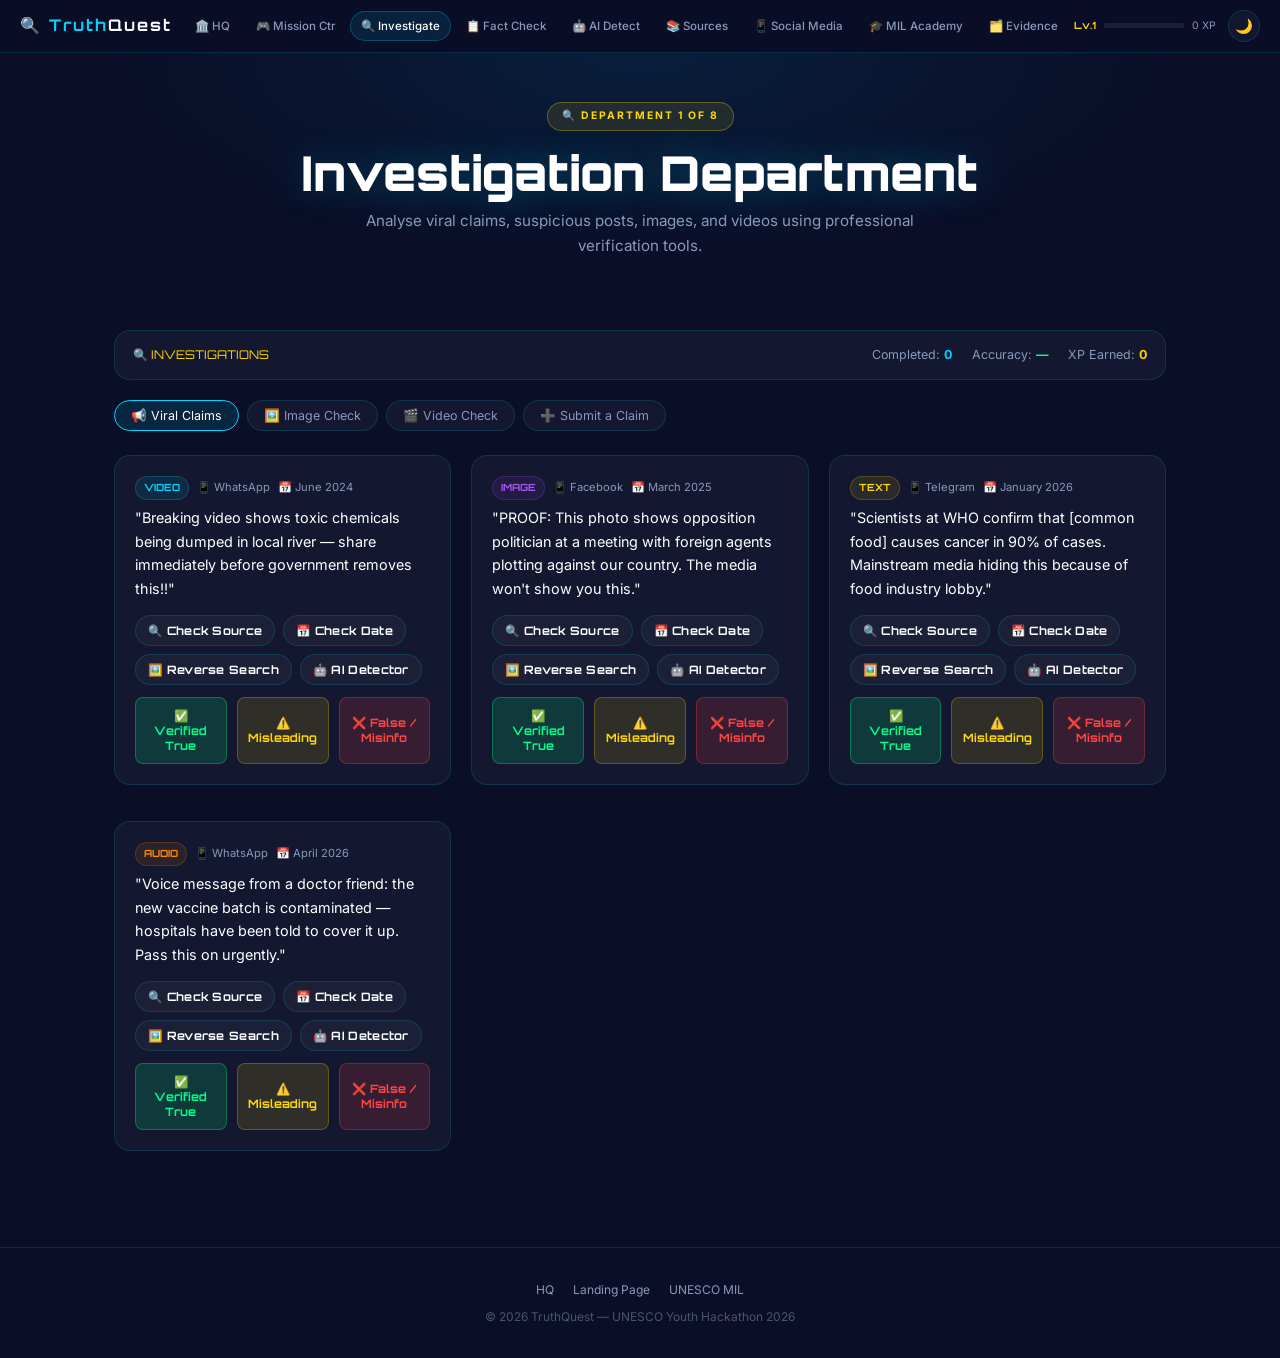
<file: investigation.html>
<!DOCTYPE html>
<html lang="en" data-theme="dark">
<head>
  <meta charset="UTF-8"/><meta name="viewport" content="width=device-width,initial-scale=1.0"/>
  <meta name="description" content="TruthQuest Investigation Department — Investigate viral claims, suspicious posts, and manipulated images using real journalist verification techniques."/>
  <title>TruthQuest — Investigation Department</title>
  <link rel="icon" href="data:image/svg+xml,<svg xmlns='http://www.w3.org/2000/svg' viewBox='0 0 100 100'><text y='.9em' font-size='90'>🔍</text></svg>"/>
  <link rel="preconnect" href="https://fonts.googleapis.com"/><link rel="preconnect" href="https://fonts.gstatic.com" crossorigin/>
  <link href="https://fonts.googleapis.com/css2?family=Orbitron:wght@400;700;900&family=Inter:wght@300;400;500;600&display=swap" rel="stylesheet"/>
  <link rel="stylesheet" href="css/platform.css"/>
  <script src="js/platform.js"></script><script src="js/nav.js"></script>
  <style>
    .inv-tabs{display:flex;gap:8px;flex-wrap:wrap;margin-bottom:24px}
    .inv-tab{background:var(--glass);border:1px solid var(--border);border-radius:100px;
      padding:7px 16px;font-size:.78rem;cursor:pointer;color:var(--text-muted);
      font-family:'Inter',sans-serif;transition:all var(--r)}
    .inv-tab.active,.inv-tab:hover{background:rgba(0,212,255,.12);border-color:var(--blue);color:var(--white)}
    .inv-panel{display:none}.inv-panel.active{display:block}
    .claim-card{background:var(--glass);border:1px solid var(--border);border-radius:var(--radius-md);padding:20px;margin-bottom:16px}
    .claim-source{font-size:.7rem;color:var(--text-muted);margin-bottom:6px;display:flex;gap:8px;align-items:center}
    .claim-text{font-size:.9rem;line-height:1.65;margin-bottom:14px}
    .claim-actions{display:flex;gap:8px;flex-wrap:wrap}
    .verdict-bar{display:flex;gap:10px;margin-top:12px}
    .v-btn{flex:1;padding:10px;border:none;border-radius:var(--radius-sm);
      font-family:'Orbitron',monospace;font-size:.72rem;font-weight:700;cursor:pointer;transition:all var(--r)}
    .v-true{background:rgba(0,255,136,.15);color:var(--green);border:1px solid rgba(0,255,136,.3)}
    .v-false{background:rgba(255,68,68,.15);color:var(--red);border:1px solid rgba(255,68,68,.3)}
    .v-mixed{background:rgba(255,215,0,.12);color:var(--gold);border:1px solid rgba(255,215,0,.25)}
    .v-btn:hover{transform:translateY(-2px);filter:brightness(1.2)}
    .tool-result{font-size:.8rem;line-height:1.6;color:rgba(255,255,255,.85);padding:12px;
      background:rgba(0,212,255,.05);border:1px solid rgba(0,212,255,.15);
      border-radius:var(--radius-sm);margin-top:8px;display:none}
    .tool-result.show{display:block;animation:fadeIn .3s ease both}
    .claim-badge{font-size:.62rem;font-weight:700;padding:3px 8px;border-radius:100px;font-family:'Orbitron',monospace}
    .cb-video{background:rgba(0,212,255,.1);color:var(--blue);border:1px solid rgba(0,212,255,.2)}
    .cb-image{background:rgba(168,85,247,.1);color:var(--purple);border:1px solid rgba(168,85,247,.2)}
    .cb-text {background:rgba(255,215,0,.1);color:var(--gold);border:1px solid rgba(255,215,0,.2)}
    .cb-audio{background:rgba(255,136,0,.1);color:var(--orange);border:1px solid rgba(255,136,0,.2)}
    .score-row{display:flex;justify-content:space-between;align-items:center;
      background:var(--glass);border:1px solid var(--border);border-radius:var(--radius-md);
      padding:14px 18px;margin-bottom:20px}
  </style>
</head>
<body>
  <div class="dept-hero">
    <div class="dept-badge">🔍 DEPARTMENT 1 OF 8</div>
    <h1 class="dept-title">Investigation Department</h1>
    <p class="dept-sub">Analyse viral claims, suspicious posts, images, and videos using professional verification tools.</p>
  </div>
  <div class="dept-content">

    <!-- Score row -->
    <div class="score-row" aria-label="Your investigation stats">
      <span style="font-family:'Orbitron',monospace;font-size:.75rem;color:var(--gold)">🔍 INVESTIGATIONS</span>
      <div style="display:flex;gap:20px;font-size:.78rem;color:var(--text-muted)">
        <span>Completed: <strong id="inv-count" style="color:var(--blue)">0</strong></span>
        <span>Accuracy: <strong id="inv-acc" style="color:var(--green)">—</strong></span>
        <span>XP Earned: <strong id="inv-xp" style="color:var(--gold)">0</strong></span>
      </div>
    </div>

    <!-- Tabs -->
    <div class="inv-tabs" role="tablist">
      <button class="inv-tab active" data-tab="claims" role="tab" aria-selected="true">📢 Viral Claims</button>
      <button class="inv-tab" data-tab="images" role="tab" aria-selected="false">🖼️ Image Check</button>
      <button class="inv-tab" data-tab="video" role="tab" aria-selected="false">🎬 Video Check</button>
      <button class="inv-tab" data-tab="submit" role="tab" aria-selected="false">➕ Submit a Claim</button>
    </div>

    <!-- Panel: Viral Claims -->
    <div class="inv-panel active" id="tab-claims" role="tabpanel">
      <div class="grid-2" id="claims-grid"></div>
    </div>

    <!-- Panel: Image Check -->
    <div class="inv-panel" id="tab-images" role="tabpanel">
      <div class="card" style="text-align:center;padding:32px">
        <div style="font-size:3rem;margin-bottom:16px">🖼️</div>
        <div class="sect-title" style="margin-bottom:8px">Image Verification Tool</div>
        <p style="color:var(--text-muted);font-size:.88rem;margin-bottom:20px">Paste an image URL to check if it has been manipulated, reused out of context, or previously fact-checked.</p>
        <div style="display:flex;gap:10px;max-width:560px;margin:0 auto">
          <input type="url" id="img-url" class="tq-input" placeholder="https://example.com/image.jpg" aria-label="Image URL to verify"/>
          <button class="btn btn-primary" id="img-check-btn">Analyse</button>
        </div>
        <div id="img-result" style="margin-top:20px;max-width:560px;margin-left:auto;margin-right:auto"></div>
      </div>
      <div class="grid-3" style="margin-top:20px">
        <div class="card"><div style="font-size:1.5rem;margin-bottom:8px">🔍</div><div class="card-title">Reverse Image Search</div><p style="font-size:.8rem;color:var(--text-muted)">Find where an image originally appeared. A photo showing up years before claimed is a major red flag.</p></div>
        <div class="card"><div style="font-size:1.5rem;margin-bottom:8px">📍</div><div class="card-title">Metadata Check</div><p style="font-size:.8rem;color:var(--text-muted)">EXIF data reveals camera, GPS location, and creation date. Mismatched data exposes manipulation.</p></div>
        <div class="card"><div style="font-size:1.5rem;margin-bottom:8px">✂️</div><div class="card-title">Context Verification</div><p style="font-size:.8rem;color:var(--text-muted)">Real photos can become fake news when stripped of context. Always check what the original caption said.</p></div>
      </div>
    </div>

    <!-- Panel: Video Check -->
    <div class="inv-panel" id="tab-video" role="tabpanel">
      <div class="card" style="text-align:center;padding:32px">
        <div style="font-size:3rem;margin-bottom:16px">🎬</div>
        <div class="sect-title" style="margin-bottom:8px">Video Verification Checklist</div>
        <p style="color:var(--text-muted);font-size:.88rem;margin-bottom:24px">Use these professional steps to verify any suspicious video before sharing.</p>
        <div id="video-checklist" style="text-align:left;max-width:520px;margin:0 auto;display:flex;flex-direction:column;gap:10px"></div>
        <button class="btn btn-primary" style="margin-top:24px" id="vid-complete-btn">Mark Complete — Earn XP</button>
      </div>
    </div>

    <!-- Panel: Submit -->
    <div class="inv-panel" id="tab-submit" role="tabpanel">
      <div class="card">
        <div class="sect-title" style="margin-bottom:16px">➕ Submit a Claim for Investigation</div>
        <div style="display:flex;flex-direction:column;gap:14px">
          <div>
            <label style="font-size:.8rem;color:var(--text-muted);display:block;margin-bottom:6px">Claim or URL *</label>
            <input type="text" id="submit-claim" class="tq-input" placeholder="Paste the suspicious claim or URL here…"/>
          </div>
          <div>
            <label style="font-size:.8rem;color:var(--text-muted);display:block;margin-bottom:6px">Platform</label>
            <select id="submit-platform" class="tq-input" style="appearance:auto">
              <option>Facebook</option><option>WhatsApp</option><option>TikTok</option>
              <option>Twitter/X</option><option>Telegram</option><option>YouTube</option><option>Other</option>
            </select>
          </div>
          <div>
            <label style="font-size:.8rem;color:var(--text-muted);display:block;margin-bottom:6px">Your initial assessment</label>
            <textarea id="submit-notes" class="tq-input" rows="3" placeholder="What made this suspicious? What did you already check?…"></textarea>
          </div>
          <button class="btn btn-primary" id="submit-inv-btn">🔍 Add to Investigation Queue</button>
          <div id="submit-result" style="display:none"></div>
        </div>
      </div>
    </div>
  </div>

  <script>
  document.addEventListener('DOMContentLoaded', () => {
    // Load stats
    const s = TQ.load();
    document.getElementById('inv-count').textContent = s.investigationsCompleted || 0;
    document.getElementById('inv-acc').textContent   = s.accuracy ? s.accuracy + '%' : '—';
    document.getElementById('inv-xp').textContent    = s.xp || 0;

    // Tab switching
    document.querySelectorAll('.inv-tab').forEach(t => {
      t.addEventListener('click', () => {
        document.querySelectorAll('.inv-tab').forEach(x => { x.classList.remove('active'); x.setAttribute('aria-selected','false'); });
        document.querySelectorAll('.inv-panel').forEach(x => x.classList.remove('active'));
        t.classList.add('active'); t.setAttribute('aria-selected','true');
        document.getElementById('tab-' + t.dataset.tab).classList.add('active');
      });
    });

    // Claims data
    const CLAIMS = [
      { id:'c1', type:'video', platform:'WhatsApp', date:'June 2024',
        text:'"Breaking video shows toxic chemicals being dumped in local river — share immediately before government removes this!!"',
        tools:{
          source:'Account created 2 days ago. No prior posts. Classic disinformation account pattern.',
          date:'Video metadata: uploaded 3 years ago in a different country. File renamed today.',
          image:'Reverse search: same footage appears in a 2019 documentary about industrial waste in Eastern Europe — unrelated.',
          ai:'Caption language: 98% AI-generated probability. Urgency triggers ("share before removed") are automated disinformation hallmarks.'
        },
        answer:'false', explanation:'The video is real but completely out of context — it happened in another country years ago. The account spreading it is brand new and AI-assisted. Classic context manipulation.'
      },
      { id:'c2', type:'image', platform:'Facebook', date:'March 2025',
        text:'"PROOF: This photo shows opposition politician at a meeting with foreign agents plotting against our country. The media won\'t show you this."',
        tools:{
          source:'Source is a website registered 1 month ago. No about page. No listed authors.',
          date:'Photo metadata: taken 4 years ago at a different international conference — routine diplomatic event.',
          image:'Reverse search: original photo found in AP archive. Caption: "Delegation at multilateral trade summit, Geneva 2021."',
          ai:'Text overlay on image shows signs of AI-generated composition. Watermarks removed digitally.'
        },
        answer:'false', explanation:'The photo is genuine but deliberately mislabelled. This is "context manipulation" — one of the most common disinformation techniques.'
      },
      { id:'c3', type:'text', platform:'Telegram', date:'January 2026',
        text:'"Scientists at WHO confirm that [common food] causes cancer in 90% of cases. Mainstream media hiding this because of food industry lobby."',
        tools:{
          source:'WHO has no record of this statement. Their actual position is the opposite.',
          date:'Claim has circulated since 2019 with different foods swapped in. Classic recycled health misinformation.',
          image:'No original study cited. Search for the supposed research yields zero peer-reviewed results.',
          ai:'95% probability AI-generated text. Pattern matches known health disinformation templates.'
        },
        answer:'false', explanation:'Classic health misinformation combining false authority (WHO), conspiracy framing ("media hiding"), and AI generation. No study, no source, no evidence.'
      },
      { id:'c4', type:'audio', platform:'WhatsApp', date:'April 2026',
        text:'"Voice message from a doctor friend: the new vaccine batch is contaminated — hospitals have been told to cover it up. Pass this on urgently."',
        tools:{
          source:'No doctor can be identified. "Friend of a friend" sourcing is a classic rumour-spreading technique.',
          date:'Identical messages have appeared in 6 countries with different "doctor friends." Same script, different names.',
          image:'Audio analysis: voice synthesis AI probability 89%. Unnatural phoneme transitions detected.',
          ai:'Template matches known vaccine disinformation campaign patterns circulating since 2021.'
        },
        answer:'false', explanation:'This is a coordinated AI-generated disinformation campaign. The "doctor friend" framing creates false credibility. Health authorities confirmed no contamination.'
      }
    ];

    const grid = document.getElementById('claims-grid');
    let correct = 0, total = 0;

    CLAIMS.forEach(c => {
      const card = document.createElement('div');
      card.className = 'claim-card';
      card.innerHTML = `
        <div class="claim-source">
          <span class="claim-badge cb-${c.type}">${c.type.toUpperCase()}</span>
          <span>📱 ${c.platform}</span><span>📅 ${c.date}</span>
        </div>
        <p class="claim-text">${c.text}</p>
        <div class="claim-actions">
          <button class="btn btn-secondary" data-tool="source" data-id="${c.id}" style="font-size:.72rem;padding:7px 12px">🔍 Check Source</button>
          <button class="btn btn-secondary" data-tool="date" data-id="${c.id}" style="font-size:.72rem;padding:7px 12px">📅 Check Date</button>
          <button class="btn btn-secondary" data-tool="image" data-id="${c.id}" style="font-size:.72rem;padding:7px 12px">🖼️ Reverse Search</button>
          <button class="btn btn-secondary" data-tool="ai" data-id="${c.id}" style="font-size:.72rem;padding:7px 12px">🤖 AI Detector</button>
        </div>
        <div class="tool-result" id="tr-${c.id}"></div>
        <div class="verdict-bar" id="vb-${c.id}">
          <button class="v-btn v-true" data-verdict="true" data-id="${c.id}">✅ Verified True</button>
          <button class="v-btn v-mixed" data-verdict="mixed" data-id="${c.id}">⚠️ Misleading</button>
          <button class="v-btn v-false" data-verdict="false" data-id="${c.id}">❌ False / Misinfo</button>
        </div>
        <div id="verdict-result-${c.id}" style="display:none"></div>
      `;
      grid.appendChild(card);
    });

    // Tool buttons
    grid.addEventListener('click', e => {
      const tb = e.target.closest('[data-tool]');
      if (tb) {
        const claim = CLAIMS.find(c => c.id === tb.dataset.id);
        const tr = document.getElementById('tr-' + tb.dataset.id);
        tr.textContent = claim.tools[tb.dataset.tool];
        tr.classList.add('show');
        return;
      }

      const vb = e.target.closest('[data-verdict]');
      if (vb) {
        const id      = vb.dataset.id;
        const verdict = vb.dataset.verdict;
        const claim   = CLAIMS.find(c => c.id === id);
        const vbar    = document.getElementById('vb-' + id);
        const vres    = document.getElementById('verdict-result-' + id);
        vbar.style.display = 'none';
        total++;
        const isCorrect = verdict === claim.answer;
        if (isCorrect) correct++;
        vres.style.display = 'block';
        vres.innerHTML = `
          <div class="result-panel ${isCorrect ? 'result-good' : 'result-bad'}">
            <span style="font-size:1.5rem">${isCorrect ? '✅' : '❌'}</span>
            <div>
              <strong style="font-size:.85rem">${isCorrect ? 'Correct!' : 'Not quite.'}</strong>
              <p style="font-size:.78rem;margin-top:4px;line-height:1.6;opacity:.85">${claim.explanation}</p>
              ${isCorrect ? '<p style="font-size:.72rem;color:var(--green);margin-top:6px">+75 XP earned</p>' : ''}
            </div>
          </div>`;
        if (isCorrect) {
          TQ.addXP(75, 'Correct investigation');
          TQ.inc('investigationsCompleted');
          if (correct === 1) TQ.awardBadge('first_investigation');
          if (correct >= 3) TQ.awardBadge('viral_buster');
        }
        TQ.updateAccuracy(correct, total);
        TQ.addEvidence({ type:'investigation', platform:claim.platform, claim:claim.text.slice(0,80)+'…', verdict, correct:isCorrect });
        document.getElementById('inv-count').textContent = TQ.load().investigationsCompleted;
        document.getElementById('inv-acc').textContent   = TQ.load().accuracy + '%';
        document.getElementById('inv-xp').textContent    = TQ.load().xp;
      }
    });

    // Video checklist
    const VID_STEPS = [
      { icon:'📍', text:'Check where the video was originally filmed — does the location match the claim?' },
      { icon:'📅', text:'Search the video title/description on Google with a date filter before today.' },
      { icon:'🖼️', text:'Run a reverse image search on a screenshot from the video.' },
      { icon:'🔊', text:'Listen for unnatural audio sync issues that indicate deepfake.' },
      { icon:'👤', text:'Check if faces look distorted around the edges — AI deepfakes often fail here.' },
      { icon:'📡', text:'Find the original source. Can you trace it to an official channel or news outlet?' },
      { icon:'🤖', text:'Run the video through an AI detection tool like Deepware or InVID.' },
    ];
    const checklist = document.getElementById('video-checklist');
    VID_STEPS.forEach((s,i) => {
      const d = document.createElement('label');
      d.style.cssText='display:flex;align-items:flex-start;gap:12px;cursor:pointer;padding:10px 14px;background:var(--glass);border:1px solid var(--border);border-radius:var(--radius-sm);font-size:.82rem;line-height:1.5';
      d.innerHTML=`<input type="checkbox" id="vc-${i}" style="margin-top:3px;accent-color:var(--blue)"/> <span>${s.icon} ${s.text}</span>`;
      checklist.appendChild(d);
    });
    document.getElementById('vid-complete-btn').addEventListener('click',()=>{
      const checked = document.querySelectorAll('#video-checklist input:checked').length;
      if(checked < 5){ alert('Complete at least 5 steps before marking done!'); return; }
      TQ.addXP(100,'Video verification completed');
      TQ.awardBadge('image_investigator');
      document.getElementById('vid-complete-btn').textContent='✅ Complete! +100 XP';
      document.getElementById('vid-complete-btn').disabled=true;
    });

    // Image check
    document.getElementById('img-check-btn').addEventListener('click',()=>{
      const url = document.getElementById('img-url').value.trim();
      const res = document.getElementById('img-result');
      if(!url){ res.innerHTML='<p style="color:var(--red);font-size:.82rem">Please enter an image URL.</p>'; return; }
      res.innerHTML='<div class="loading-dots"><span></span><span></span><span></span></div>';
      setTimeout(()=>{
        const isHttps = url.startsWith('https://');
        const isKnown = ['unsplash','reuters','apnews','bbc','afp','gettyimages'].some(d=>url.includes(d));
        res.innerHTML=`
          <div class="result-panel ${isKnown?'result-good':'result-warn'}">
            <span style="font-size:1.5rem">${isKnown?'✅':'⚠️'}</span>
            <div>
              <strong style="font-size:.85rem">${isKnown?'Known credible image source detected':'Image source requires further verification'}</strong>
              <p style="font-size:.78rem;margin-top:6px;opacity:.85">
                ${isHttps?'✅ Secure URL (HTTPS)':'⚠️ Insecure URL (HTTP)'}<br/>
                ${isKnown?'Domain matches a known credible image provider.':'Cannot automatically verify this domain. Run a manual reverse image search on <a href="https://images.google.com" target="_blank" style="color:var(--blue)">Google Images</a> or <a href="https://tineye.com" target="_blank" style="color:var(--blue)">TinEye</a>.'}
              </p>
            </div>
          </div>`;
        TQ.addXP(30,'Image check performed');
      }, 600);
    });

    // Submit claim
    document.getElementById('submit-inv-btn').addEventListener('click',()=>{
      const claim = document.getElementById('submit-claim').value.trim();
      const res   = document.getElementById('submit-result');
      if(!claim){ res.style.display='block'; res.innerHTML='<p style="color:var(--red);font-size:.82rem">Please enter a claim first.</p>'; return; }
      TQ.addEvidence({ type:'submitted', claim:claim.slice(0,100), platform:document.getElementById('submit-platform').value });
      TQ.addXP(50,'Claim submitted for investigation');
      res.style.display='block';
      res.innerHTML=`<div class="result-panel result-good"><span style="font-size:1.5rem">✅</span><div><strong>Added to Investigation Queue</strong><p style="font-size:.78rem;margin-top:4px">Your claim has been logged in the Evidence Room. +50 XP earned.</p></div></div>`;
      document.getElementById('submit-claim').value='';
    });
  });
  </script>
</body>
</html>
</file>
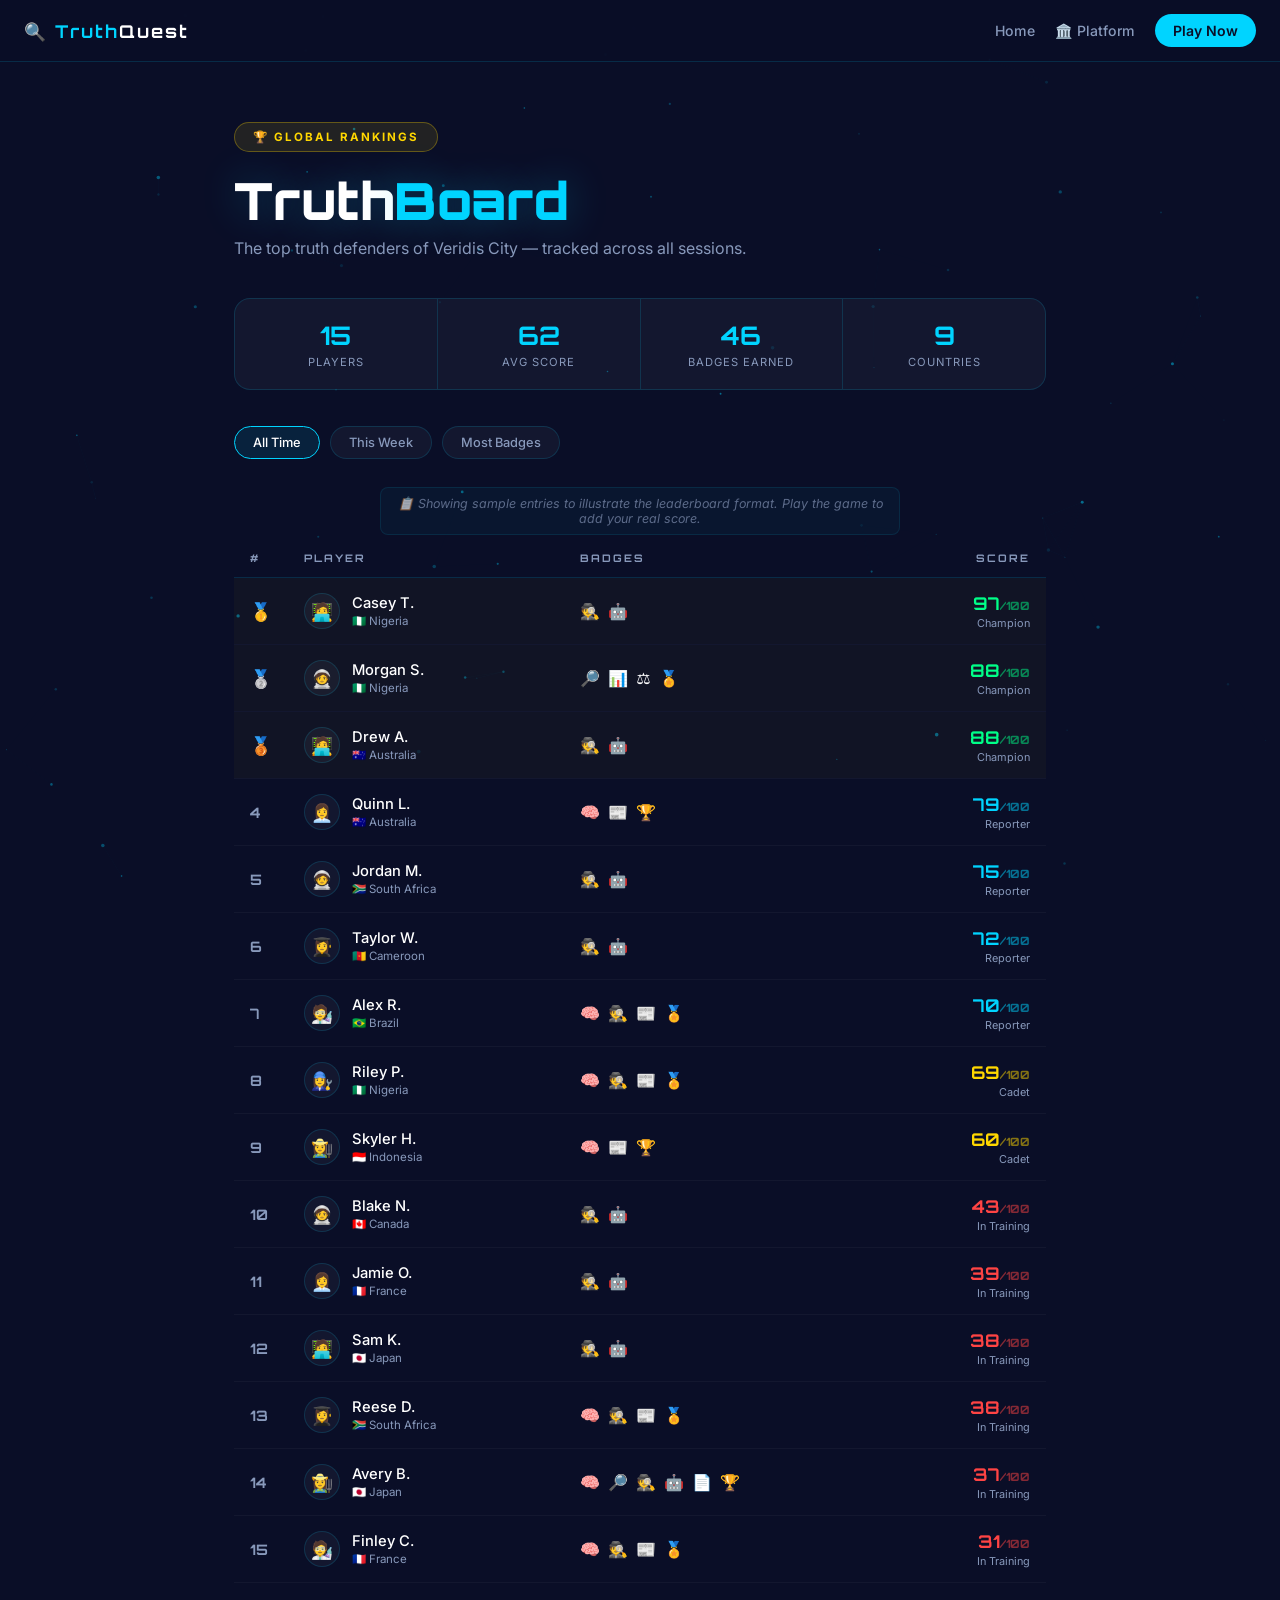
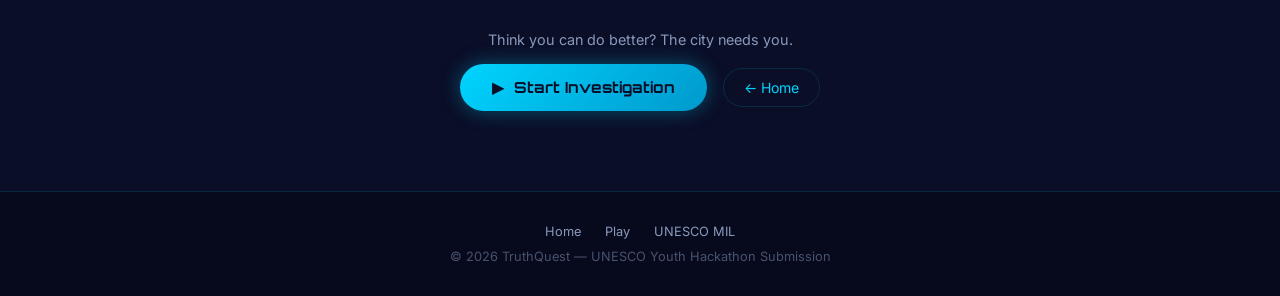
<file: leaderboard.html>
<!DOCTYPE html>
<html lang="en" data-theme="dark">
<head>
  <meta charset="UTF-8" />
  <meta name="viewport" content="width=device-width, initial-scale=1.0" />
  <meta name="theme-color" content="#0a0e27" />
  <meta name="description" content="TruthQuest Leaderboard — See the top truth defenders of Veridis City. UNESCO Youth Hackathon 2026." />
  <meta name="robots" content="index, follow" />
  <meta property="og:title"       content="TruthQuest — Global Leaderboard" />
  <meta property="og:description" content="See the world's top truth defenders. Can you make the list? #TruthQuest #UNESCO2026" />
  <meta property="og:image"       content="https://images.unsplash.com/photo-1504711434969-e33886168f5c?w=1200&q=80&auto=format&fit=crop" />
  <title>TruthQuest — Leaderboard</title>
  <link rel="icon" href="data:image/svg+xml,<svg xmlns='http://www.w3.org/2000/svg' viewBox='0 0 100 100'><text y='.9em' font-size='90'>🔍</text></svg>" />
  <link rel="apple-touch-icon" href="assets/icon-192.png" />
  <link rel="preconnect" href="https://fonts.googleapis.com" />
  <link rel="preconnect" href="https://fonts.gstatic.com" crossorigin />
  <link href="https://fonts.googleapis.com/css2?family=Orbitron:wght@400;700;900&family=Inter:wght@300;400;500;600&display=swap" rel="stylesheet" />
  <link rel="manifest" href="manifest.json" />
  <script>(function(){const t=localStorage.getItem('tq_theme')||'dark';document.documentElement.setAttribute('data-theme',t);})();</script>
  <script src="js/platform.js"></script>

  <style>
    /* ── Base ─────────────────────────────────────────── */
    *, *::before, *::after { box-sizing: border-box; margin: 0; padding: 0; }
    :root {
      --navy: #0a0e27; --navy-mid: #0d1333; --blue: #00d4ff;
      --gold: #ffd700; --red: #ff4444; --green: #00ff88;
      --white: #fff; --muted: #8899bb;
      --glass: rgba(255,255,255,0.04);
      --border: rgba(0,212,255,0.15);
      --r: 0.3s cubic-bezier(.4,0,.2,1);
    }
    html { scroll-behavior: smooth; }
    body {
      font-family: 'Inter', system-ui, sans-serif;
      background: var(--navy);
      color: var(--white);
      min-height: 100vh;
      overflow-x: hidden;
    }

    /* ── Canvas bg ────────────────────────────────────── */
    #bg-canvas { position:fixed; inset:0; z-index:0; pointer-events:none; }

    /* ── Header ───────────────────────────────────────── */
    header {
      position: sticky; top: 0; z-index: 50;
      background: rgba(10,14,39,0.88);
      backdrop-filter: blur(14px);
      border-bottom: 1px solid var(--border);
      padding: 14px 24px;
      display: flex; align-items: center; justify-content: space-between;
    }
    .logo {
      font-family: 'Orbitron', monospace; font-weight: 700;
      font-size: 1.1rem; color: var(--blue); letter-spacing: 2px;
      text-decoration: none;
    }
    .logo span { color: var(--white); }
    nav { display: flex; gap: 20px; align-items: center; }
    nav a {
      color: var(--muted); text-decoration: none; font-size: 0.88rem;
      font-weight: 500; transition: color var(--r);
    }
    nav a:hover { color: var(--blue); }
    .nav-cta {
      background: var(--blue); color: var(--navy) !important;
      padding: 8px 18px; border-radius: 100px; font-weight: 600 !important;
    }
    .nav-cta:hover { background: var(--gold) !important; }

    /* ── Main container ───────────────────────────────── */
    main {
      position: relative; z-index: 1;
      max-width: 860px; margin: 0 auto;
      padding: 60px 24px 80px;
    }

    /* ── Page heading ─────────────────────────────────── */
    .page-badge {
      display: inline-flex; align-items: center; gap: 8px;
      background: rgba(255,215,0,0.1); border: 1px solid rgba(255,215,0,0.3);
      color: var(--gold); font-size: 0.72rem; font-weight: 700;
      letter-spacing: 2px; text-transform: uppercase;
      padding: 7px 18px; border-radius: 100px; margin-bottom: 20px;
      animation: fadeDown 0.5s ease both;
    }
    .page-title {
      font-family: 'Orbitron', monospace; font-weight: 900;
      font-size: clamp(2rem, 6vw, 3.2rem); line-height: 1.1;
      margin-bottom: 10px; text-shadow: 0 0 40px rgba(0,212,255,0.3);
      animation: fadeDown 0.55s ease 0.05s both;
    }
    .page-sub {
      color: var(--muted); font-size: 1rem; margin-bottom: 40px;
      animation: fadeDown 0.6s ease 0.1s both;
    }

    @keyframes fadeDown {
      from { opacity:0; transform:translateY(-16px); }
      to   { opacity:1; transform:translateY(0); }
    }
    @keyframes fadeUp {
      from { opacity:0; transform:translateY(20px); }
      to   { opacity:1; transform:translateY(0); }
    }

    /* ── Filter bar ───────────────────────────────────── */
    .filter-bar {
      display: flex; gap: 10px; flex-wrap: wrap;
      margin-bottom: 28px;
      animation: fadeUp 0.6s ease 0.15s both;
    }
    .filter-btn {
      background: var(--glass); border: 1px solid var(--border);
      color: var(--muted); font-size: 0.8rem; font-weight: 500;
      padding: 8px 18px; border-radius: 100px; cursor: pointer;
      font-family: 'Inter', sans-serif; transition: all var(--r);
    }
    .filter-btn:hover, .filter-btn.active {
      background: rgba(0,212,255,0.1);
      border-color: var(--blue); color: var(--white);
    }

    /* ── Your score card ──────────────────────────────── */
    .your-score-card {
      background: linear-gradient(135deg, rgba(0,212,255,0.08), rgba(255,215,0,0.05));
      border: 1px solid rgba(0,212,255,0.3);
      border-radius: 20px; padding: 22px 28px;
      display: flex; align-items: center; justify-content: space-between;
      gap: 20px; flex-wrap: wrap; margin-bottom: 32px;
      animation: fadeUp 0.6s ease 0.2s both;
      position: relative; overflow: hidden;
    }
    .your-score-card::before {
      content: 'YOUR BEST';
      position: absolute; top: 12px; right: 16px;
      font-family: 'Orbitron', monospace; font-size: 0.58rem;
      font-weight: 700; color: var(--gold); letter-spacing: 2px;
      opacity: 0.6;
    }
    .ysc-left { display: flex; align-items: center; gap: 16px; }
    .ysc-rank {
      font-family: 'Orbitron', monospace; font-size: 2rem;
      font-weight: 900; color: var(--blue);
      min-width: 48px; text-align: center;
    }
    .ysc-name { font-weight: 600; font-size: 1rem; margin-bottom: 4px; }
    .ysc-badges { font-size: 0.78rem; color: var(--muted); }
    .ysc-score {
      font-family: 'Orbitron', monospace; font-size: 2.2rem;
      font-weight: 900; color: var(--gold);
    }

    /* ── Leaderboard table ────────────────────────────── */
    .lb-table {
      width: 100%; border-collapse: collapse;
      animation: fadeUp 0.65s ease 0.25s both;
    }
    .lb-table thead th {
      font-family: 'Orbitron', monospace; font-size: 0.65rem;
      font-weight: 700; letter-spacing: 2px; text-transform: uppercase;
      color: var(--muted); padding: 0 16px 12px;
      text-align: left; border-bottom: 1px solid var(--border);
    }
    .lb-table thead th:last-child { text-align: right; }

    .lb-row {
      border-bottom: 1px solid rgba(255,255,255,0.04);
      transition: background var(--r);
      animation: fadeUp 0.4s ease both;
    }
    .lb-row:hover { background: rgba(0,212,255,0.04); }
    .lb-row.top-3 { background: rgba(255,215,0,0.03); }
    .lb-row.is-you { background: rgba(0,212,255,0.06) !important; border-color: rgba(0,212,255,0.2); }

    .lb-row td { padding: 14px 16px; vertical-align: middle; }

    .lb-rank {
      font-family: 'Orbitron', monospace; font-weight: 700;
      font-size: 0.9rem; width: 52px;
    }
    .rank-1 { color: #ffd700; }
    .rank-2 { color: #c0c0c0; }
    .rank-3 { color: #cd7f32; }
    .rank-other { color: var(--muted); }

    .lb-medal { font-size: 1.1rem; }

    .lb-player { display: flex; align-items: center; gap: 12px; }
    .lb-avatar {
      width: 36px; height: 36px; border-radius: 50%;
      background: var(--glass); border: 1px solid var(--border);
      display: flex; align-items: center; justify-content: center;
      font-size: 1.1rem; flex-shrink: 0;
    }
    .lb-name { font-weight: 500; font-size: 0.92rem; }
    .lb-country { font-size: 0.72rem; color: var(--muted); margin-top: 2px; }
    .you-tag {
      background: rgba(0,212,255,0.15); border: 1px solid rgba(0,212,255,0.3);
      color: var(--blue); font-size: 0.58rem; font-weight: 700;
      letter-spacing: 1px; padding: 2px 7px; border-radius: 100px;
      text-transform: uppercase; margin-left: 6px; vertical-align: middle;
    }

    .lb-badges { font-size: 1rem; letter-spacing: 2px; }

    .lb-score {
      font-family: 'Orbitron', monospace; font-weight: 700;
      font-size: 1.1rem; text-align: right;
    }
    .score-high   { color: var(--green); }
    .score-mid    { color: var(--blue);  }
    .score-low    { color: var(--gold);  }
    .score-danger { color: var(--red);   }

    .lb-grade {
      font-size: 0.68rem; text-align: right;
      color: var(--muted); margin-top: 2px;
    }

    /* ── Empty state ──────────────────────────────────── */
    .lb-empty {
      text-align: center; padding: 60px 24px;
      color: var(--muted); font-size: 0.9rem;
      display: none;
    }
    .lb-empty-icon { font-size: 3rem; margin-bottom: 12px; display: block; }

    /* ── Stats row ────────────────────────────────────── */
    .stats-row {
      display: flex; gap: 0; margin-bottom: 36px; flex-wrap: wrap;
      background: var(--glass); border: 1px solid var(--border);
      border-radius: 16px; overflow: hidden;
      animation: fadeUp 0.6s ease 0.18s both;
    }
    .stat-box {
      flex: 1; min-width: 120px; padding: 20px 24px;
      border-right: 1px solid var(--border); text-align: center;
    }
    .stat-box:last-child { border-right: none; }
    .stat-num {
      font-family: 'Orbitron', monospace; font-size: 1.6rem;
      font-weight: 700; color: var(--blue); display: block;
    }
    .stat-lbl {
      font-size: 0.7rem; color: var(--muted);
      text-transform: uppercase; letter-spacing: 1px;
      margin-top: 4px; display: block;
    }

    /* ── CTA ──────────────────────────────────────────── */
    .lb-cta {
      text-align: center; margin-top: 48px;
      animation: fadeUp 0.6s ease 0.4s both;
    }
    .lb-cta p { color: var(--muted); font-size: 0.9rem; margin-bottom: 16px; }
    .btn-play {
      display: inline-flex; align-items: center; gap: 10px;
      background: linear-gradient(135deg, var(--blue), #0099cc);
      color: var(--navy); font-family: 'Orbitron', monospace;
      font-weight: 700; font-size: 0.95rem; padding: 14px 32px;
      border-radius: 100px; text-decoration: none;
      transition: all var(--r);
      box-shadow: 0 0 20px rgba(0,212,255,0.35);
    }
    .btn-play:hover {
      background: linear-gradient(135deg, var(--gold), #ccac00);
      transform: translateY(-3px); box-shadow: 0 12px 40px rgba(0,212,255,0.3);
    }
    .btn-secondary {
      display: inline-flex; align-items: center; gap: 6px;
      color: var(--blue); text-decoration: none; font-size: 0.88rem;
      padding: 10px 20px; border: 1px solid var(--border); border-radius: 100px;
      transition: all var(--r); margin-left: 12px;
    }
    .btn-secondary:hover { border-color: var(--blue); background: rgba(0,212,255,0.07); }

    /* ── Footer ───────────────────────────────────────── */
    footer {
      position: relative; z-index: 1;
      background: rgba(0,0,0,0.25); border-top: 1px solid var(--border);
      padding: 32px 24px; text-align: center;
    }
    footer p { font-size: 0.8rem; color: rgba(136,153,187,0.5); }
    footer a { color: var(--muted); text-decoration: none; margin: 0 10px; }
    footer a:hover { color: var(--blue); }

    /* ── Responsive ───────────────────────────────────── */
    @media (max-width: 600px) {
      .lb-table thead th:nth-child(3) { display: none; }
      .lb-row td:nth-child(3)         { display: none; }
      .stats-row { flex-direction: column; }
      .stat-box  { border-right: none; border-bottom: 1px solid var(--border); }
    }

    /* ── Demo notice ──────────────────────────────────── */
    .lb-demo-notice {
      text-align: center;
      font-size: 0.78rem;
      color: rgba(136,153,187,0.65);
      font-style: italic;
      margin: 0 auto 16px;
      max-width: 520px;
      padding: 8px 16px;
      background: rgba(0,212,255,0.04);
      border: 1px solid rgba(0,212,255,0.1);
      border-radius: 8px;
    }
  </style>
</head>
<body>
  <canvas id="bg-canvas" aria-hidden="true"></canvas>

  <!-- Header -->
  <header>
    <a href="index.html" class="logo" aria-label="TruthQuest Home">🔍 Truth<span>Quest</span></a>
    <nav aria-label="Main navigation">
      <a href="index.html">Home</a>
      <a href="hub.html">🏛️ Platform</a>
      <a href="game.html" class="nav-cta">Play Now</a>
    </nav>
  </header>

  <main>
    <!-- Heading -->
    <div class="page-badge" aria-label="Section">🏆 GLOBAL RANKINGS</div>
    <h1 class="page-title">Truth<span style="color:var(--blue)">Board</span></h1>
    <p class="page-sub">The top truth defenders of Veridis City — tracked across all sessions.</p>

    <!-- Stats row -->
    <div class="stats-row" role="region" aria-label="Global statistics">
      <div class="stat-box">
        <span class="stat-num" id="stat-players">0</span>
        <span class="stat-lbl">Players</span>
      </div>
      <div class="stat-box">
        <span class="stat-num" id="stat-avg">0</span>
        <span class="stat-lbl">Avg Score</span>
      </div>
      <div class="stat-box">
        <span class="stat-num" id="stat-badges">0</span>
        <span class="stat-lbl">Badges Earned</span>
      </div>
      <div class="stat-box">
        <span class="stat-num" id="stat-countries">—</span>
        <span class="stat-lbl">Countries</span>
      </div>
    </div>

    <!-- Your best score -->
    <div class="your-score-card" id="your-score-card" role="region" aria-label="Your best score" style="display:none">
      <div class="ysc-left">
        <div class="ysc-rank" id="ysc-rank">#—</div>
        <div>
          <div class="ysc-name">You <span class="you-tag">YOU</span></div>
          <div class="ysc-badges" id="ysc-badges">No badges yet</div>
        </div>
      </div>
      <div class="ysc-score" id="ysc-score">—</div>
    </div>

    <!-- Filter bar -->
    <div class="filter-bar" role="group" aria-label="Sort and filter leaderboard">
      <button class="filter-btn active" data-filter="all"    aria-pressed="true">All Time</button>
      <button class="filter-btn"        data-filter="week"   aria-pressed="false">This Week</button>
      <button class="filter-btn"        data-filter="badges" aria-pressed="false">Most Badges</button>
    </div>

    <!-- Demo data notice -->
    <p class="lb-demo-notice" role="note">
      📋 Showing sample entries to illustrate the leaderboard format. Play the game to add your real score.
    </p>

    <!-- Table -->
    <table class="lb-table" role="grid" aria-label="Leaderboard">
      <thead>
        <tr>
          <th scope="col" style="width:52px">#</th>
          <th scope="col">Player</th>
          <th scope="col">Badges</th>
          <th scope="col" style="text-align:right">Score</th>
        </tr>
      </thead>
      <tbody id="lb-body"></tbody>
    </table>

    <div class="lb-empty" id="lb-empty" role="status" aria-live="polite">
      <span class="lb-empty-icon" aria-hidden="true">🏙️</span>
      <p>No scores yet — be the first truth defender!</p>
    </div>

    <!-- CTA -->
    <div class="lb-cta">
      <p>Think you can do better? The city needs you.</p>
      <a href="game.html" class="btn-play" aria-label="Play TruthQuest">
        <span aria-hidden="true">▶</span> Start Investigation
      </a>
      <a href="index.html" class="btn-secondary" aria-label="Back to home">← Home</a>
    </div>
  </main>

  <footer role="contentinfo">
    <p>
      <a href="index.html">Home</a>
      <a href="game.html">Play</a>
      <a href="https://www.unesco.org/en/media-information-literacy" target="_blank" rel="noopener">UNESCO MIL</a>
    </p>
    <p style="margin-top:10px">&copy; 2026 TruthQuest — UNESCO Youth Hackathon Submission</p>
  </footer>

  <script>
    /* ── Particle background (reused from index.html) ── */
    (function () {
      const canvas = document.getElementById('bg-canvas');
      const ctx = canvas.getContext('2d');
      let pts = [];
      function resize() { canvas.width = innerWidth; canvas.height = innerHeight; }
      function mkP() { return { x:Math.random()*canvas.width, y:Math.random()*canvas.height, vx:(Math.random()-.5)*.35, vy:(Math.random()-.5)*.35, r:Math.random()*1.5+.4, a:Math.random()*.4+.08 }; }
      function init() { resize(); pts = Array.from({length:70},mkP); }
      function draw() {
        ctx.clearRect(0,0,canvas.width,canvas.height);
        for (let i=0;i<pts.length;i++) for (let j=i+1;j<pts.length;j++) {
          const d=Math.hypot(pts[i].x-pts[j].x,pts[i].y-pts[j].y);
          if(d<110){ctx.beginPath();ctx.strokeStyle=`rgba(0,212,255,${.05*(1-d/110)})`;ctx.lineWidth=.5;ctx.moveTo(pts[i].x,pts[i].y);ctx.lineTo(pts[j].x,pts[j].y);ctx.stroke();}
        }
        pts.forEach(p=>{
          ctx.beginPath();ctx.arc(p.x,p.y,p.r,0,Math.PI*2);
          ctx.fillStyle=`rgba(0,212,255,${p.a})`;ctx.fill();
          p.x+=p.vx;p.y+=p.vy;
          if(p.x<0)p.x=canvas.width;if(p.x>canvas.width)p.x=0;
          if(p.y<0)p.y=canvas.height;if(p.y>canvas.height)p.y=0;
        });
        requestAnimationFrame(draw);
      }
      window.addEventListener('resize',resize);
      init(); draw();
    })();

    /* ── Leaderboard data engine ── */
    const BADGE_DEFS = {
      critical_thinker:    '🧠', digital_detective:  '🔎',
      source_sleuth:       '🕵️', deepfake_detector:  '🤖',
      evidence_analyst:    '📊', truth_teller:        '📰',
      accountability:      '⚖️', document_authenticator: '📄',
      chapter_1_complete:  '🏅', chapter_2_complete:  '🏅',
      veridis_defender:    '🏆'
    };

    const NAMES   = ['Alex R.','Sam K.','Jordan M.','Casey T.','Riley P.','Morgan S.','Drew A.','Quinn L.','Avery B.','Taylor W.','Finley C.','Blake N.','Jamie O.','Skyler H.','Reese D.'];
    const AVATARS = ['🧑‍💻','👩‍🎓','🧑‍🔬','👩‍💼','🧑‍🏫','👩‍🔧','🧑‍🎨','👩‍⚕️','🧑‍🚀','👩‍🌾'];
    const COUNTRIES = ['🇺🇸 USA','🇧🇷 Brazil','🇳🇬 Nigeria','🇮🇳 India','🇫🇷 France','🇩🇪 Germany','🇯🇵 Japan','🇿🇦 South Africa','🇦🇺 Australia','🇲🇽 Mexico','🇦🇷 Argentina','🇨🇲 Cameroon','🇮🇩 Indonesia','🇻🇳 Vietnam','🇨🇦 Canada'];
    const BADGE_POOLS = [
      ['critical_thinker','digital_detective','source_sleuth','deepfake_detector','document_authenticator','veridis_defender'],
      ['critical_thinker','source_sleuth','truth_teller','chapter_1_complete'],
      ['digital_detective','evidence_analyst','accountability','chapter_2_complete'],
      ['critical_thinker','truth_teller','veridis_defender'],
      ['source_sleuth','deepfake_detector']
    ];

    /* Seed the same "demo" entries deterministically */
    function seededRand(seed) {
      let s = seed;
      return () => { s = (s * 1664525 + 1013904223) & 0xffffffff; return (s >>> 0) / 0xffffffff; };
    }

    function generateDemoRows(count) {
      const r = seededRand(42);
      return Array.from({length: count}, (_, i) => ({
        id:      'demo_' + i,
        name:    NAMES[i % NAMES.length],
        avatar:  AVATARS[Math.floor(r() * AVATARS.length)],
        country: COUNTRIES[Math.floor(r() * COUNTRIES.length)],
        score:   Math.round(30 + r() * 70),
        badges:  BADGE_POOLS[Math.floor(r() * BADGE_POOLS.length)],
        ts:      Date.now() - Math.floor(r() * 7 * 24 * 3600 * 1000)
      }));
    }

    /* Load real scores from localStorage */
    function getRealScores() {
      try {
        const raw = localStorage.getItem('tq_scores');
        return raw ? JSON.parse(raw) : [];
      } catch { return []; }
    }

    /* Save a score (called from game.html via postMessage or direct) */
    function saveScore(score, badges) {
      const scores = getRealScores();
      scores.push({ id: 'you_' + Date.now(), name: 'You', avatar: '🎙️', country: '🌍 Your Country', score, badges, ts: Date.now(), isYou: true });
      localStorage.setItem('tq_scores', JSON.stringify(scores.slice(-50))); // keep last 50
      render();
    }
    window.TQ_saveScore = saveScore; // expose for game engine

    /* Grade helper */
    function grade(s) {
      if (s >= 85) return { label: 'Champion',    cls: 'score-high'   };
      if (s >= 70) return { label: 'Reporter',    cls: 'score-mid'    };
      if (s >= 50) return { label: 'Cadet',       cls: 'score-low'    };
      return              { label: 'In Training', cls: 'score-danger' };
    }

    /* Current filter */
    let currentFilter = 'all';

    /* Render */
    function render() {
      const demo  = generateDemoRows(15);
      const real  = getRealScores();
      let all     = [...real, ...demo];

      const now = Date.now();
      if (currentFilter === 'week')   all = all.filter(r => now - r.ts < 7*24*3600*1000);
      if (currentFilter === 'badges') all.sort((a,b) => b.badges.length - a.badges.length || b.score - a.score);
      else                            all.sort((a,b) => b.score - a.score);

      // Stats
      const totalBadges = all.reduce((n, r) => n + r.badges.length, 0);
      const avgScore    = all.length ? Math.round(all.reduce((n,r)=>n+r.score,0)/all.length) : 0;
      const uniqueCountries = new Set(all.map(r => r.country)).size;
      animCount('stat-players', all.length);
      animCount('stat-avg',     avgScore);
      animCount('stat-badges',  totalBadges);
      document.getElementById('stat-countries').textContent = uniqueCountries || '—';

      // Hide demo notice if real scores exist
      const demoNotice = document.querySelector('.lb-demo-notice');
      if (demoNotice) demoNotice.style.display = real.length > 0 ? 'none' : '';

      // Your score card
      const yourEntries = real.filter(r => r.isYou);
      if (yourEntries.length) {
        const best = yourEntries.reduce((a,b) => a.score >= b.score ? a : b);
        const rank = all.findIndex(r => r.isYou && r.score === best.score) + 1;
        document.getElementById('your-score-card').style.display = '';
        document.getElementById('ysc-rank').textContent  = '#' + rank;
        document.getElementById('ysc-score').textContent = best.score + '/100';
        document.getElementById('ysc-badges').textContent = best.badges.length
          ? best.badges.map(b => BADGE_DEFS[b] || '🏅').join(' ')
          : 'No badges yet';
      }

      // Table
      const tbody = document.getElementById('lb-body');
      tbody.innerHTML = '';

      if (all.length === 0) {
        document.getElementById('lb-empty').style.display = '';
        return;
      }

      all.forEach((row, i) => {
        const rank   = i + 1;
        const g      = grade(row.score);
        const medals = ['🥇','🥈','🥉'];
        const tr     = document.createElement('tr');
        tr.className = 'lb-row' + (rank <= 3 ? ' top-3' : '') + (row.isYou ? ' is-you' : '');
        tr.style.animationDelay = (i * 0.04) + 's';
        tr.setAttribute('role', 'row');
        tr.innerHTML = `
          <td class="lb-rank ${rank<=3?'rank-'+rank:'rank-other'}" role="gridcell">
            ${rank <= 3 ? '<span class="lb-medal" aria-hidden="true">'+medals[rank-1]+'</span>' : rank}
          </td>
          <td role="gridcell">
            <div class="lb-player">
              <div class="lb-avatar" aria-hidden="true">${row.avatar}</div>
              <div>
                <div class="lb-name">${row.name}${row.isYou ? ' <span class="you-tag">YOU</span>' : ''}</div>
                <div class="lb-country">${row.country}</div>
              </div>
            </div>
          </td>
          <td class="lb-badges" role="gridcell" aria-label="${row.badges.length} badges">
            ${row.badges.slice(0,6).map(b => BADGE_DEFS[b]||'🏅').join(' ') || '—'}
          </td>
          <td role="gridcell">
            <div class="lb-score ${g.cls}" aria-label="Score ${row.score} out of 100">${row.score}<span style="font-size:.65em;opacity:.5">/100</span></div>
            <div class="lb-grade">${g.label}</div>
          </td>`;
        tbody.appendChild(tr);
      });
    }

    /* Animate counter */
    function animCount(id, target) {
      const el = document.getElementById(id);
      if (!el) return;
      let v = 0;
      const step = Math.ceil(target / 40);
      const iv = setInterval(() => {
        v = Math.min(v + step, target);
        el.textContent = v.toLocaleString();
        if (v >= target) clearInterval(iv);
      }, 30);
    }

    /* Filter buttons */
    document.querySelectorAll('.filter-btn').forEach(btn => {
      btn.addEventListener('click', () => {
        document.querySelectorAll('.filter-btn').forEach(b => { b.classList.remove('active'); b.setAttribute('aria-pressed','false'); });
        btn.classList.add('active');
        btn.setAttribute('aria-pressed','true');
        currentFilter = btn.dataset.filter;
        render();
      });
    });

    /* Init */
    render();

    /* Listen for score save messages from game iframe/window */
    window.addEventListener('message', e => {
      if (e.data && e.data.type === 'TQ_SCORE') {
        saveScore(e.data.score, e.data.badges || []);
      }
    });
  </script>
</body>
</html>
</file>
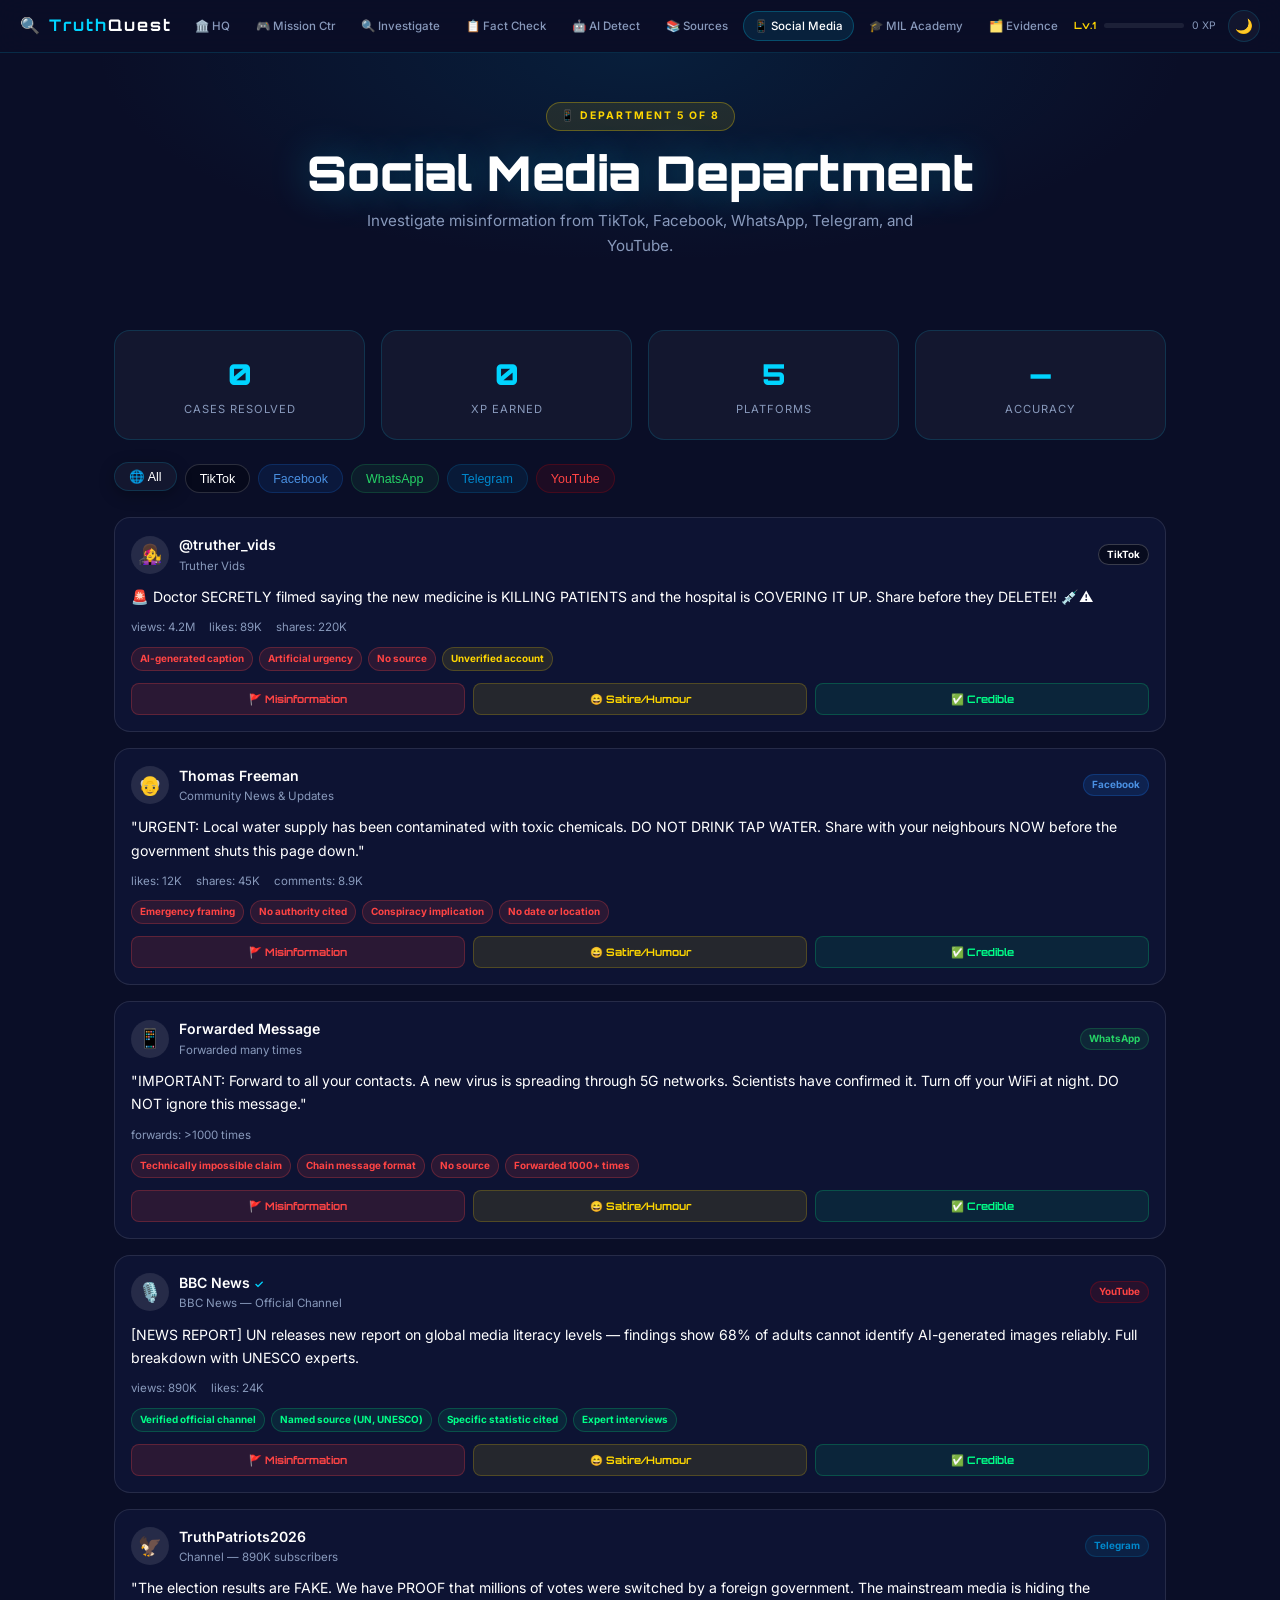
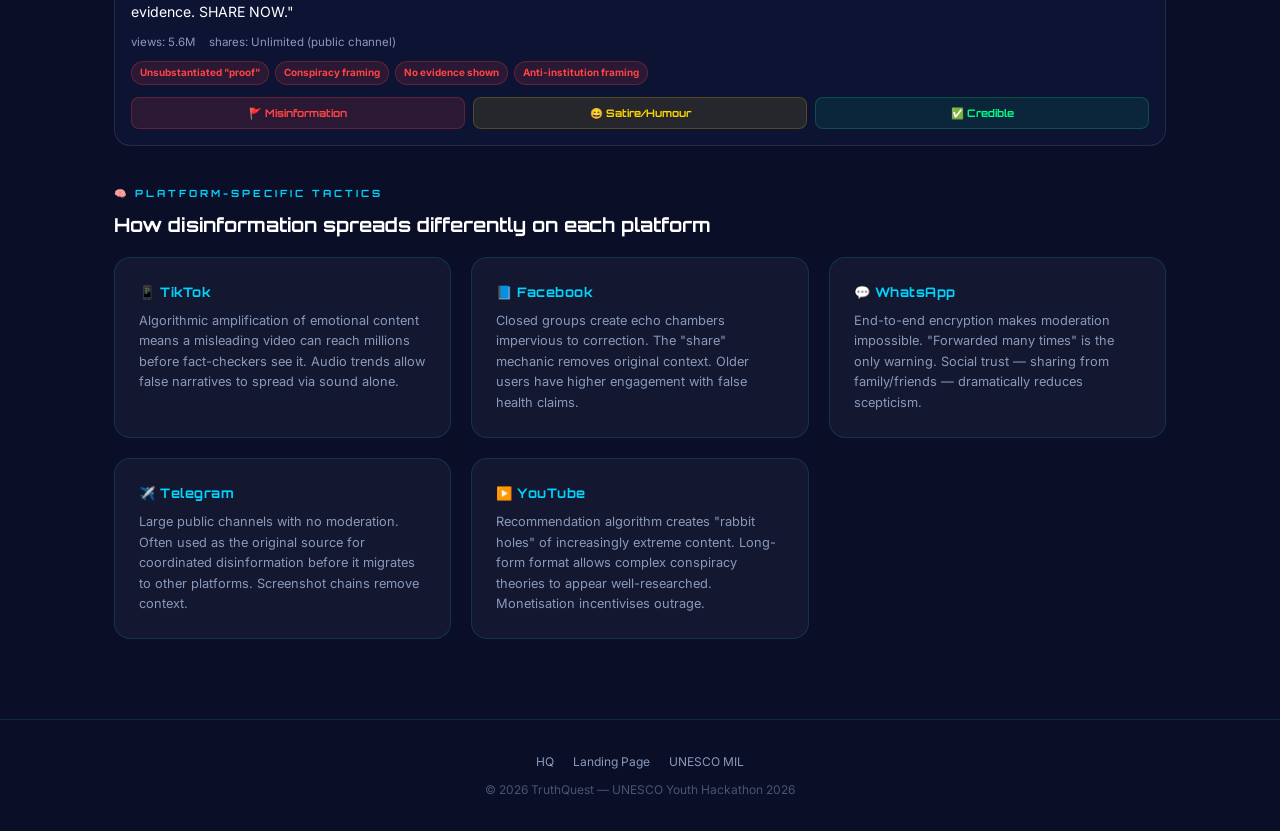
<file: social.html>
<!DOCTYPE html>
<html lang="en" data-theme="dark">
<head>
  <meta charset="UTF-8"/><meta name="viewport" content="width=device-width,initial-scale=1.0"/>
  <meta name="description" content="TruthQuest Social Media Department — Investigate misinformation on TikTok, Facebook, WhatsApp, Telegram, and YouTube. Learn to spot platform-native disinformation tactics."/>
  <title>TruthQuest — Social Media Department</title>
  <link rel="icon" href="data:image/svg+xml,<svg xmlns='http://www.w3.org/2000/svg' viewBox='0 0 100 100'><text y='.9em' font-size='90'>🔍</text></svg>"/>
  <link rel="preconnect" href="https://fonts.googleapis.com"/><link rel="preconnect" href="https://fonts.gstatic.com" crossorigin/>
  <link href="https://fonts.googleapis.com/css2?family=Orbitron:wght@400;700;900&family=Inter:wght@300;400;500;600&display=swap" rel="stylesheet"/>
  <link rel="stylesheet" href="css/platform.css"/>
  <script src="js/platform.js"></script><script src="js/nav.js"></script>
  <style>
    .post-card{background:#0d1333;border:1px solid rgba(255,255,255,.1);border-radius:var(--radius-md);padding:16px;margin-bottom:16px}
    .post-header{display:flex;align-items:center;gap:10px;margin-bottom:10px}
    .post-avatar{width:38px;height:38px;border-radius:50%;background:rgba(255,255,255,.1);
      display:flex;align-items:center;justify-content:center;font-size:1.2rem;flex-shrink:0}
    .post-username{font-weight:600;font-size:.88rem}
    .post-handle{font-size:.72rem;color:var(--text-muted)}
    .post-platform{font-size:.62rem;font-weight:700;padding:2px 8px;border-radius:100px;margin-left:auto}
    .pp-tiktok{background:rgba(0,0,0,.4);color:#fff;border:1px solid rgba(255,255,255,.2)}
    .pp-fb{background:rgba(24,119,242,.15);color:#4a90e2;border:1px solid rgba(24,119,242,.25)}
    .pp-wa{background:rgba(37,211,102,.1);color:#25d366;border:1px solid rgba(37,211,102,.2)}
    .pp-tg{background:rgba(0,136,204,.12);color:#0088cc;border:1px solid rgba(0,136,204,.2)}
    .pp-yt{background:rgba(255,0,0,.1);color:#ff4444;border:1px solid rgba(255,0,0,.2)}
    .post-text{font-size:.88rem;line-height:1.65;margin-bottom:10px}
    .post-stats{display:flex;gap:14px;font-size:.72rem;color:var(--text-muted)}
    .post-flags{display:flex;gap:6px;flex-wrap:wrap;margin-top:10px}
    .pflag{font-size:.62rem;font-weight:700;padding:3px 8px;border-radius:100px}
    .pf-red{background:rgba(255,68,68,.12);color:var(--red);border:1px solid rgba(255,68,68,.25)}
    .pf-yellow{background:rgba(255,215,0,.1);color:var(--gold);border:1px solid rgba(255,215,0,.2)}
    .pf-green{background:rgba(0,255,136,.08);color:var(--green);border:1px solid rgba(0,255,136,.2)}
    .post-verdict{display:flex;gap:8px;margin-top:12px}
    .pv-btn{flex:1;padding:8px;border:none;border-radius:var(--radius-sm);font-family:'Orbitron',monospace;
      font-size:.65rem;font-weight:700;cursor:pointer;transition:all var(--r)}
    .pv-mis{background:rgba(255,68,68,.12);color:var(--red);border:1px solid rgba(255,68,68,.25)}
    .pv-sat{background:rgba(255,215,0,.1);color:var(--gold);border:1px solid rgba(255,215,0,.2)}
    .pv-ok {background:rgba(0,255,136,.08);color:var(--green);border:1px solid rgba(0,255,136,.2)}
    .pv-btn:hover{transform:translateY(-2px);filter:brightness(1.2)}
    .platform-pill{display:inline-flex;align-items:center;gap:6px;padding:6px 14px;border-radius:100px;cursor:pointer;font-size:.78rem;font-weight:500;border:1px solid transparent;transition:all var(--r)}
    .platform-pill:hover,.platform-pill.active{transform:translateY(-2px);box-shadow:0 4px 16px rgba(0,0,0,.3)}
  </style>
</head>
<body>
  <div class="dept-hero">
    <div class="dept-badge">📱 DEPARTMENT 5 OF 8</div>
    <h1 class="dept-title">Social Media Department</h1>
    <p class="dept-sub">Investigate misinformation from TikTok, Facebook, WhatsApp, Telegram, and YouTube.</p>
  </div>
  <div class="dept-content">

    <div class="grid-4" style="margin-bottom:24px">
      <div class="stat-box"><div class="stat-num" id="soc-cases">0</div><div class="stat-lbl">Cases Resolved</div></div>
      <div class="stat-box"><div class="stat-num" id="soc-xp">0</div><div class="stat-lbl">XP Earned</div></div>
      <div class="stat-box"><div class="stat-num">5</div><div class="stat-lbl">Platforms</div></div>
      <div class="stat-box"><div class="stat-num" id="soc-acc">—</div><div class="stat-lbl">Accuracy</div></div>
    </div>

    <!-- Platform filter -->
    <div style="display:flex;gap:8px;flex-wrap:wrap;margin-bottom:24px" id="platform-filter" role="group" aria-label="Filter by platform">
      <button class="platform-pill active" data-p="all" style="background:var(--glass);border-color:var(--border);color:var(--white)">🌐 All</button>
      <button class="platform-pill" data-p="tiktok" style="background:rgba(0,0,0,.3);border-color:rgba(255,255,255,.15);color:#fff">TikTok</button>
      <button class="platform-pill" data-p="facebook" style="background:rgba(24,119,242,.1);border-color:rgba(24,119,242,.2);color:#4a90e2">Facebook</button>
      <button class="platform-pill" data-p="whatsapp" style="background:rgba(37,211,102,.08);border-color:rgba(37,211,102,.18);color:#25d366">WhatsApp</button>
      <button class="platform-pill" data-p="telegram" style="background:rgba(0,136,204,.1);border-color:rgba(0,136,204,.2);color:#0088cc">Telegram</button>
      <button class="platform-pill" data-p="youtube" style="background:rgba(255,0,0,.08);border-color:rgba(255,0,0,.18);color:#ff4444">YouTube</button>
    </div>

    <div id="posts-feed"></div>
    <div id="soc-complete" style="display:none;margin-top:20px"></div>

    <!-- Platform-specific tactics -->
    <div style="margin-top:40px">
      <div class="sect-label">🧠 PLATFORM-SPECIFIC TACTICS</div>
      <h2 class="sect-title" style="margin-bottom:16px">How disinformation spreads differently on each platform</h2>
      <div class="grid-2">
        <div class="card"><div class="card-title">📱 TikTok</div><p style="font-size:.8rem;color:var(--text-muted);margin-top:6px;line-height:1.6">Algorithmic amplification of emotional content means a misleading video can reach millions before fact-checkers see it. Audio trends allow false narratives to spread via sound alone.</p></div>
        <div class="card"><div class="card-title">📘 Facebook</div><p style="font-size:.8rem;color:var(--text-muted);margin-top:6px;line-height:1.6">Closed groups create echo chambers impervious to correction. The "share" mechanic removes original context. Older users have higher engagement with false health claims.</p></div>
        <div class="card"><div class="card-title">💬 WhatsApp</div><p style="font-size:.8rem;color:var(--text-muted);margin-top:6px;line-height:1.6">End-to-end encryption makes moderation impossible. "Forwarded many times" is the only warning. Social trust — sharing from family/friends — dramatically reduces scepticism.</p></div>
        <div class="card"><div class="card-title">✈️ Telegram</div><p style="font-size:.8rem;color:var(--text-muted);margin-top:6px;line-height:1.6">Large public channels with no moderation. Often used as the original source for coordinated disinformation before it migrates to other platforms. Screenshot chains remove context.</p></div>
        <div class="card"><div class="card-title">▶️ YouTube</div><p style="font-size:.8rem;color:var(--text-muted);margin-top:6px;line-height:1.6">Recommendation algorithm creates "rabbit holes" of increasingly extreme content. Long-form format allows complex conspiracy theories to appear well-researched. Monetisation incentivises outrage.</p></div>
      </div>
    </div>
  </div>
  <script>
  document.addEventListener('DOMContentLoaded',()=>{
    const s=TQ.load();
    document.getElementById('soc-cases').textContent = s.socialCasesResolved||0;
    document.getElementById('soc-xp').textContent    = s.xp||0;
    document.getElementById('soc-acc').textContent   = s.accuracy?s.accuracy+'%':'—';

    const POSTS=[
      {id:'p1',platform:'tiktok',avatar:'👩‍🎤',user:'@truther_vids',handle:'Truther Vids',verified:false,
       text:'🚨 Doctor SECRETLY filmed saying the new medicine is KILLING PATIENTS and the hospital is COVERING IT UP. Share before they DELETE!! 💉⚠️',
       stats:{views:'4.2M',likes:'89K',shares:'220K'},
       flags:[{cls:'pf-red',t:'AI-generated caption'},{cls:'pf-red',t:'Artificial urgency'},{cls:'pf-red',t:'No source'},{cls:'pf-yellow',t:'Unverified account'}],
       correct:'misinformation',
       explanation:'No verifiable doctor, hospital, or study cited. "Share before they delete" is a panic trigger. AI-generated caption. Classic health disinformation pattern on TikTok.'},
      {id:'p2',platform:'facebook',avatar:'👴',user:'Thomas Freeman',handle:'Community News & Updates',verified:false,
       text:'"URGENT: Local water supply has been contaminated with toxic chemicals. DO NOT DRINK TAP WATER. Share with your neighbours NOW before the government shuts this page down."',
       stats:{likes:'12K',shares:'45K',comments:'8.9K'},
       flags:[{cls:'pf-red',t:'Emergency framing'},{cls:'pf-red',t:'No authority cited'},{cls:'pf-red',t:'Conspiracy implication'},{cls:'pf-red',t:'No date or location'}],
       correct:'misinformation',
       explanation:'No specific location, no date, no authority source, conspiracy implication ("government shuts down"). Local health authorities can be contacted directly to verify any water advisories.'},
      {id:'p3',platform:'whatsapp',avatar:'📱',user:'Forwarded Message',handle:'Forwarded many times',verified:false,
       text:'"IMPORTANT: Forward to all your contacts. A new virus is spreading through 5G networks. Scientists have confirmed it. Turn off your WiFi at night. DO NOT ignore this message."',
       stats:{forwards:'>1000 times'},
       flags:[{cls:'pf-red',t:'Technically impossible claim'},{cls:'pf-red',t:'Chain message format'},{cls:'pf-red',t:'No source'},{cls:'pf-red',t:'Forwarded 1000+ times'}],
       correct:'misinformation',
       explanation:'Viruses cannot spread through radio waves — this is scientifically impossible. Chain message format with "forward to all contacts" is a classic disinformation amplification tactic.'},
      {id:'p4',platform:'youtube',avatar:'🎙️',user:'BBC News',handle:'BBC News — Official Channel',verified:true,
       text:'[NEWS REPORT] UN releases new report on global media literacy levels — findings show 68% of adults cannot identify AI-generated images reliably. Full breakdown with UNESCO experts.',
       stats:{views:'890K',likes:'24K'},
       flags:[{cls:'pf-green',t:'Verified official channel'},{cls:'pf-green',t:'Named source (UN, UNESCO)'},{cls:'pf-green',t:'Specific statistic cited'},{cls:'pf-green',t:'Expert interviews'}],
       correct:'credible',
       explanation:'Verified BBC channel, named sources (UN, UNESCO), specific verifiable statistic, expert commentary. This demonstrates credible reporting. Always verify the channel is the real BBC, not an impersonator.'},
      {id:'p5',platform:'telegram',avatar:'🦅',user:'TruthPatriots2026',handle:'Channel — 890K subscribers',verified:false,
       text:'"The election results are FAKE. We have PROOF that millions of votes were switched by a foreign government. The mainstream media is hiding the evidence. SHARE NOW."',
       stats:{views:'5.6M',shares:'Unlimited (public channel)'},
       flags:[{cls:'pf-red',t:'Unsubstantiated "proof"'},{cls:'pf-red',t:'Conspiracy framing'},{cls:'pf-red',t:'No evidence shown'},{cls:'pf-red',t:'Anti-institution framing'}],
       correct:'misinformation',
       explanation:'No evidence presented despite claiming "proof". Classic election denial disinformation pattern. Telegram channels with no moderation are frequently used to originate coordinated disinformation campaigns.'},
    ];

    let correct=0,total=0,currentFilter='all';
    const feed = document.getElementById('posts-feed');

    function renderPosts(){
      feed.innerHTML='';
      const filtered = currentFilter==='all'?POSTS:POSTS.filter(p=>p.platform===currentFilter);
      filtered.forEach(p=>{
        const d=document.createElement('div');
        d.className='post-card';
        d.dataset.pid=p.id;
        const plabels={'tiktok':'TikTok','facebook':'Facebook','whatsapp':'WhatsApp','telegram':'Telegram','youtube':'YouTube'};
        const pclasses={'tiktok':'pp-tiktok','facebook':'pp-fb','whatsapp':'pp-wa','telegram':'pp-tg','youtube':'pp-yt'};
        const statsHtml=Object.entries(p.stats).map(([k,v])=>`<span>${k}: ${v}</span>`).join('');
        d.innerHTML=`
          <div class="post-header">
            <div class="post-avatar">${p.avatar}</div>
            <div><div class="post-username">${p.user}${p.verified?' <span style="color:var(--blue);font-size:.7rem">✓</span>':''}</div><div class="post-handle">${p.handle}</div></div>
            <span class="post-platform ${pclasses[p.platform]}">${plabels[p.platform]}</span>
          </div>
          <p class="post-text">${p.text}</p>
          <div class="post-stats">${statsHtml}</div>
          <div class="post-flags">${p.flags.map(f=>`<span class="pflag ${f.cls}">${f.t}</span>`).join('')}</div>
          <div class="post-verdict" id="pv-${p.id}">
            <button class="pv-btn pv-mis" data-pid="${p.id}" data-v="misinformation">🚩 Misinformation</button>
            <button class="pv-btn pv-sat" data-pid="${p.id}" data-v="satire">😄 Satire/Humour</button>
            <button class="pv-btn pv-ok"  data-pid="${p.id}" data-v="credible">✅ Credible</button>
          </div>
          <div id="pr-${p.id}" style="display:none;margin-top:10px"></div>`;
        feed.appendChild(d);
      });
    }
    renderPosts();

    // Platform filter
    document.getElementById('platform-filter').addEventListener('click',e=>{
      const btn=e.target.closest('[data-p]');
      if(!btn) return;
      currentFilter=btn.dataset.p;
      document.querySelectorAll('[data-p]').forEach(b=>b.classList.remove('active'));
      btn.classList.add('active');
      renderPosts();
    });

    // Verdict
    feed.addEventListener('click',e=>{
      const btn=e.target.closest('[data-v]');
      if(!btn||btn.disabled) return;
      const pid=btn.dataset.pid, v=btn.dataset.v;
      const post=POSTS.find(p=>p.id===pid);
      const isC=v===post.correct;
      document.querySelectorAll(`[data-pid="${pid}"]`).forEach(b=>b.disabled=true);
      total++;
      if(isC){correct++;TQ.addXP(85,'Social media case resolved');TQ.inc('socialCasesResolved');if(correct>=3)TQ.awardBadge('troll_tracker');if(correct>=5)TQ.awardBadge('bot_buster');}
      const res=document.getElementById('pr-'+pid);
      res.style.display='block';
      res.innerHTML=`<div class="result-panel ${isC?'result-good':'result-bad'}"><span style="font-size:1.4rem">${isC?'✅':'❌'}</span><div><strong>${isC?'Correct!':'Not quite.'}</strong><p style="font-size:.78rem;margin-top:4px">${post.explanation}</p>${isC?'<p style="color:var(--green);font-size:.72rem;margin-top:4px">+85 XP</p>':''}</div></div>`;
      TQ.updateAccuracy(correct,total);
      document.getElementById('soc-cases').textContent=TQ.load().socialCasesResolved||0;
      document.getElementById('soc-xp').textContent=TQ.load().xp||0;
      document.getElementById('soc-acc').textContent=TQ.load().accuracy+'%';
    });
  });
  </script>
</body>
</html>
</file>
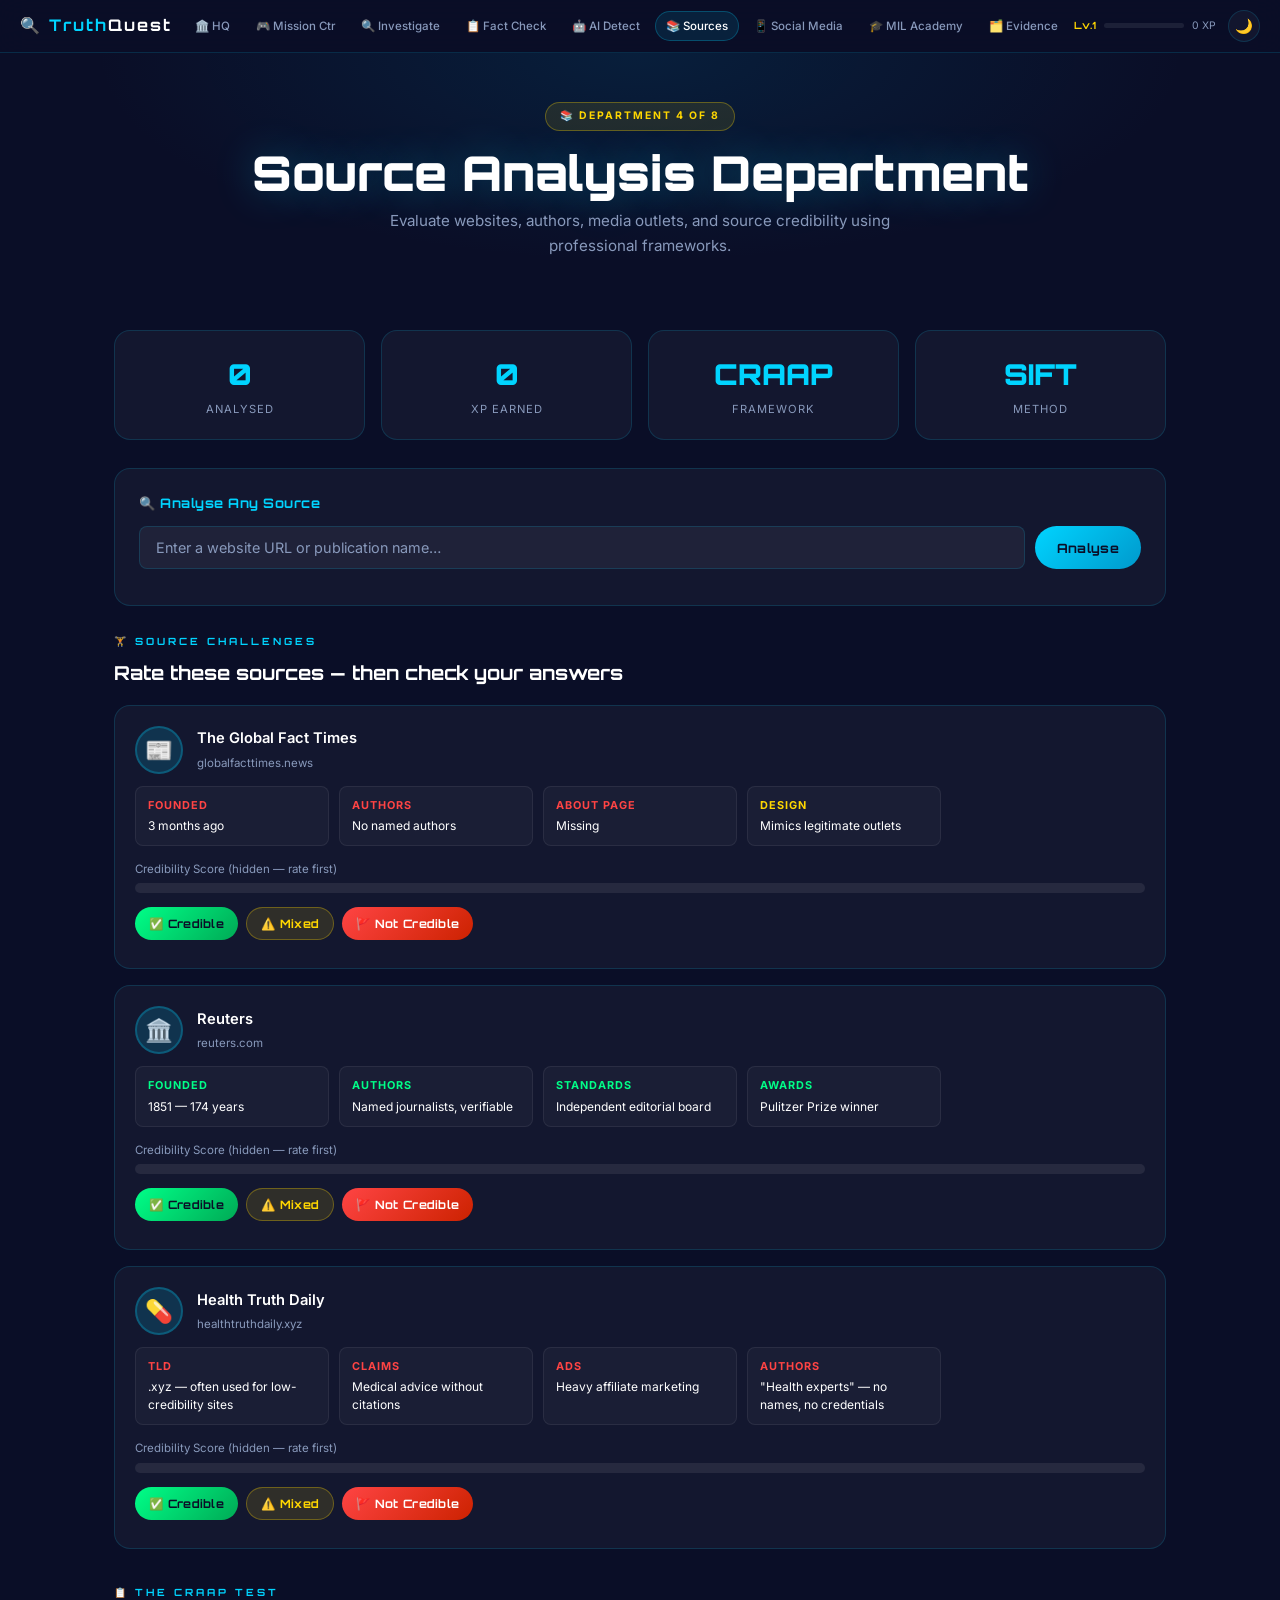
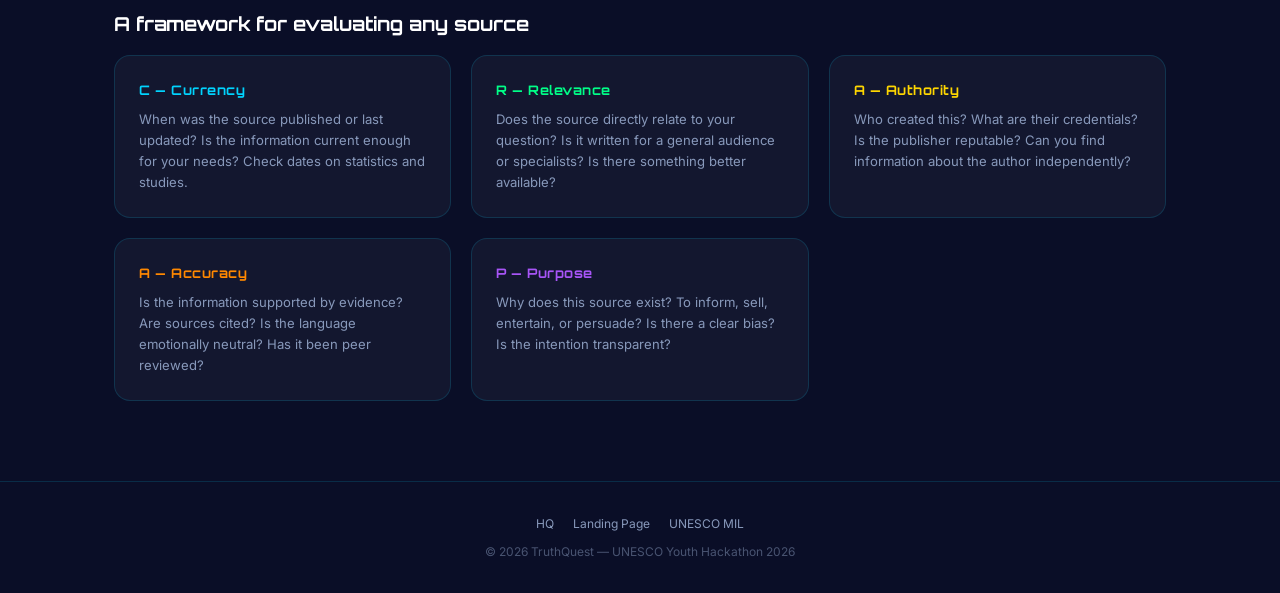
<file: sourceanalysis.html>
<!DOCTYPE html>
<html lang="en" data-theme="dark">
<head>
  <meta charset="UTF-8"/><meta name="viewport" content="width=device-width,initial-scale=1.0"/>
  <meta name="description" content="TruthQuest Source Analysis Department — Evaluate websites, authors, and media outlets using the CRAAP test and professional credibility tools. A core MIL skill."/>
  <title>TruthQuest — Source Analysis Department</title>
  <link rel="icon" href="data:image/svg+xml,<svg xmlns='http://www.w3.org/2000/svg' viewBox='0 0 100 100'><text y='.9em' font-size='90'>🔍</text></svg>"/>
  <link rel="preconnect" href="https://fonts.googleapis.com"/><link rel="preconnect" href="https://fonts.gstatic.com" crossorigin/>
  <link href="https://fonts.googleapis.com/css2?family=Orbitron:wght@400;700;900&family=Inter:wght@300;400;500;600&display=swap" rel="stylesheet"/>
  <link rel="stylesheet" href="css/platform.css"/>
  <script src="js/platform.js"></script><script src="js/nav.js"></script>
  <style>
    .source-card{background:var(--glass);border:1px solid var(--border);border-radius:var(--radius-md);padding:20px;margin-bottom:16px}
    .source-header{display:flex;align-items:center;gap:14px;margin-bottom:12px}
    .source-avatar{width:48px;height:48px;border-radius:50%;background:rgba(0,212,255,.15);
      border:2px solid rgba(0,212,255,.25);display:flex;align-items:center;justify-content:center;font-size:1.4rem;flex-shrink:0}
    .source-name{font-weight:600;font-size:.92rem;margin-bottom:3px}
    .source-url{font-size:.72rem;color:var(--text-muted)}
    .signal-grid{display:grid;grid-template-columns:repeat(auto-fill,minmax(180px,1fr));gap:10px;margin-bottom:14px}
    .sig-item{background:rgba(255,255,255,.03);border:1px solid rgba(255,255,255,.07);
      border-radius:var(--radius-sm);padding:10px 12px;font-size:.75rem;line-height:1.5}
    .sig-item strong{display:block;font-size:.68rem;text-transform:uppercase;letter-spacing:1px;margin-bottom:4px}
    .sig-green strong{color:var(--green)}.sig-red strong{color:var(--red)}.sig-yellow strong{color:var(--gold)}
    .credibility-meter{margin-bottom:14px}
    .cm-label{display:flex;justify-content:space-between;font-size:.72rem;color:var(--text-muted);margin-bottom:5px}
    .cm-track{height:10px;background:rgba(255,255,255,.08);border-radius:5px;overflow:hidden}
    .cm-fill{height:100%;border-radius:5px;transition:width .8s ease}
  </style>
</head>
<body>
  <div class="dept-hero">
    <div class="dept-badge">📚 DEPARTMENT 4 OF 8</div>
    <h1 class="dept-title">Source Analysis Department</h1>
    <p class="dept-sub">Evaluate websites, authors, media outlets, and source credibility using professional frameworks.</p>
  </div>
  <div class="dept-content">

    <div class="grid-4" style="margin-bottom:28px">
      <div class="stat-box"><div class="stat-num" id="src-count">0</div><div class="stat-lbl">Analysed</div></div>
      <div class="stat-box"><div class="stat-num" id="src-xp">0</div><div class="stat-lbl">XP Earned</div></div>
      <div class="stat-box"><div class="stat-num">CRAAP</div><div class="stat-lbl">Framework</div></div>
      <div class="stat-box"><div class="stat-num">SIFT</div><div class="stat-lbl">Method</div></div>
    </div>

    <!-- Live analyser -->
    <div class="card" style="margin-bottom:28px">
      <div class="card-title" style="margin-bottom:12px">🔍 Analyse Any Source</div>
      <div style="display:flex;gap:10px;margin-bottom:12px">
        <input type="text" id="src-input" class="tq-input" placeholder="Enter a website URL or publication name…" aria-label="Source to analyse"/>
        <button class="btn btn-primary" id="src-analyse-btn">Analyse</button>
      </div>
      <div id="src-result"></div>
    </div>

    <!-- Pre-loaded sources to analyse -->
    <div class="sect-label">🏋️ SOURCE CHALLENGES</div>
    <h2 class="sect-title" style="margin-bottom:16px">Rate these sources — then check your answers</h2>
    <div id="source-challenges"></div>

    <!-- CRAAP Test -->
    <div style="margin-top:36px">
      <div class="sect-label">📋 THE CRAAP TEST</div>
      <h2 class="sect-title" style="margin-bottom:16px">A framework for evaluating any source</h2>
      <div class="grid-2">
        <div class="card"><div class="card-title" style="color:var(--blue)">C — Currency</div><p style="font-size:.82rem;color:var(--text-muted);margin-top:6px">When was the source published or last updated? Is the information current enough for your needs? Check dates on statistics and studies.</p></div>
        <div class="card"><div class="card-title" style="color:var(--green)">R — Relevance</div><p style="font-size:.82rem;color:var(--text-muted);margin-top:6px">Does the source directly relate to your question? Is it written for a general audience or specialists? Is there something better available?</p></div>
        <div class="card"><div class="card-title" style="color:var(--gold)">A — Authority</div><p style="font-size:.82rem;color:var(--text-muted);margin-top:6px">Who created this? What are their credentials? Is the publisher reputable? Can you find information about the author independently?</p></div>
        <div class="card"><div class="card-title" style="color:var(--orange)">A — Accuracy</div><p style="font-size:.82rem;color:var(--text-muted);margin-top:6px">Is the information supported by evidence? Are sources cited? Is the language emotionally neutral? Has it been peer reviewed?</p></div>
        <div class="card"><div class="card-title" style="color:var(--purple)">P — Purpose</div><p style="font-size:.82rem;color:var(--text-muted);margin-top:6px">Why does this source exist? To inform, sell, entertain, or persuade? Is there a clear bias? Is the intention transparent?</p></div>
      </div>
    </div>
  </div>
  <script>
  document.addEventListener('DOMContentLoaded',()=>{
    const s = TQ.load();
    document.getElementById('src-count').textContent = s.sourcesAnalysed || 0;
    document.getElementById('src-xp').textContent = s.xp || 0;

    const CREDIBLE=['bbc.com','reuters.com','apnews.com','theguardian.com','nytimes.com','washingtonpost.com','who.int','un.org','unesco.org','nature.com','sciencemag.org','economist.com','npr.org','pbs.org','aljazeera.com','dw.com','france24.com'];
    const SUSPICIOUS=['xyz','click','buzz','viral','truth99','real-news','breaking-now','insider-report','secret-exposed'];

    document.getElementById('src-analyse-btn').addEventListener('click',()=>{
      const val = document.getElementById('src-input').value.trim();
      const res = document.getElementById('src-result');
      if(!val) return;
      res.innerHTML='<div class="loading-dots"><span></span><span></span><span></span></div>';
      setTimeout(()=>{
        let domain=''; try{domain=new URL(val.startsWith('http')?val:'https://'+val).hostname.replace('www.','');}catch{domain=val.toLowerCase();}
        const isCredible = CREDIBLE.some(d=>domain.includes(d));
        const isSusp    = SUSPICIOUS.some(d=>domain.includes(d));
        const score     = isCredible?90:isSusp?15:45;
        const colour    = score>=70?'result-good':score>=40?'result-warn':'result-bad';
        res.innerHTML=`
          <div class="credibility-meter">
            <div class="cm-label"><span>Credibility Score</span><span style="font-family:'Orbitron',monospace;color:var(--blue)">${score}/100</span></div>
            <div class="cm-track"><div class="cm-fill" style="width:${score}%;background:${score>=70?'var(--green)':score>=40?'var(--gold)':'var(--red)'}"></div></div>
          </div>
          <div class="result-panel ${colour}">
            <span style="font-size:1.4rem">${score>=70?'✅':score>=40?'⚠️':'🚩'}</span>
            <div>
              <strong>${isCredible?'Recognised credible source':isSusp?'Suspicious domain detected':'Requires manual verification'}</strong>
              <p style="font-size:.78rem;margin-top:5px;opacity:.85">
                ${isCredible?'This domain is a well-established news organisation or international body. Still verify the specific article.':
                  isSusp?'This domain matches patterns associated with low-credibility sites. Check: Does it have an About page? Named authors? Editorial standards?':
                  'Cannot automatically rate this source. Apply the CRAAP test below: check Currency, Relevance, Authority, Accuracy, and Purpose.'}
              </p>
            </div>
          </div>`;
        TQ.addXP(40,'Source analysed'); TQ.inc('sourcesAnalysed');
        document.getElementById('src-count').textContent = TQ.load().sourcesAnalysed||0;
        document.getElementById('src-xp').textContent = TQ.load().xp||0;
        TQ.awardBadge('source_master');
      },500);
    });
    document.getElementById('src-input').addEventListener('keydown',e=>{if(e.key==='Enter')document.getElementById('src-analyse-btn').click();});

    // Source challenges
    const SOURCES=[
      {name:'The Global Fact Times',url:'globalfacttimes.news',avatar:'📰',credibility:20,
       signals:[{cls:'sig-red',k:'Founded',v:'3 months ago'},{cls:'sig-red',k:'Authors',v:'No named authors'},{cls:'sig-red',k:'About page',v:'Missing'},{cls:'sig-yellow',k:'Design',v:'Mimics legitimate outlets'}],
       verdict:'low',explanation:'Classic "news mimic" site. No authors, no history, designed to look like a real outlet. Created recently with no accountability trail.'},
      {name:'Reuters',url:'reuters.com',avatar:'🏛️',credibility:95,
       signals:[{cls:'sig-green',k:'Founded',v:'1851 — 174 years'},{cls:'sig-green',k:'Authors',v:'Named journalists, verifiable'},{cls:'sig-green',k:'Standards',v:'Independent editorial board'},{cls:'sig-green',k:'Awards',v:'Pulitzer Prize winner'}],
       verdict:'high',explanation:'Reuters is one of the oldest and most respected news wire services globally. Independent ownership, strict editorial standards, named authors with verifiable credentials.'},
      {name:'Health Truth Daily',url:'healthtruthdaily.xyz',avatar:'💊',credibility:10,
       signals:[{cls:'sig-red',k:'TLD',v:'.xyz — often used for low-credibility sites'},{cls:'sig-red',k:'Claims',v:'Medical advice without citations'},{cls:'sig-red',k:'Ads',v:'Heavy affiliate marketing'},{cls:'sig-red',k:'Authors',v:'"Health experts" — no names, no credentials'}],
       verdict:'low',explanation:'Multiple red flags: .xyz domain, unnamed "experts", heavy monetisation, no citation policy. Do not use for medical information.'},
    ];

    const sc_cont = document.getElementById('source-challenges');
    SOURCES.forEach((src,i)=>{
      const d=document.createElement('div');
      d.className='source-card';
      d.innerHTML=`
        <div class="source-header">
          <div class="source-avatar">${src.avatar}</div>
          <div><div class="source-name">${src.name}</div><div class="source-url">${src.url}</div></div>
        </div>
        <div class="signal-grid">${src.signals.map(sg=>`<div class="sig-item ${sg.cls}"><strong>${sg.k}</strong>${sg.v}</div>`).join('')}</div>
        <div class="credibility-meter">
          <div class="cm-label"><span>Credibility Score (hidden — rate first)</span><span id="src-score-${i}" style="font-family:'Orbitron',monospace;color:var(--blue);display:none">${src.credibility}/100</span></div>
          <div class="cm-track"><div class="cm-fill" id="src-fill-${i}" style="width:0%;background:var(--blue)"></div></div>
        </div>
        <div style="display:flex;gap:8px;margin-bottom:8px">
          <button class="btn btn-success" style="font-size:.72rem;padding:8px 14px" data-si="${i}" data-v="high">✅ Credible</button>
          <button class="btn" style="font-size:.72rem;padding:8px 14px;background:rgba(255,215,0,.12);border:1px solid rgba(255,215,0,.3);color:var(--gold)" data-si="${i}" data-v="mid">⚠️ Mixed</button>
          <button class="btn btn-danger" style="font-size:.72rem;padding:8px 14px" data-si="${i}" data-v="low">🚩 Not Credible</button>
        </div>
        <div id="src-res-${i}" style="display:none"></div>`;
      sc_cont.appendChild(d);
    });

    sc_cont.addEventListener('click',e=>{
      const btn=e.target.closest('[data-v]');
      if(!btn||btn.disabled) return;
      const si  = parseInt(btn.dataset.si);
      const v   = btn.dataset.v;
      const src = SOURCES[si];
      const isC = v===src.verdict;
      sc_cont.querySelectorAll(`[data-si="${si}"]`).forEach(b=>b.disabled=true);
      document.getElementById(`src-score-${si}`).style.display='inline';
      const fill=document.getElementById(`src-fill-${si}`);
      fill.style.width=src.credibility+'%';
      fill.style.background=src.credibility>=70?'var(--green)':src.credibility>=40?'var(--gold)':'var(--red)';
      const res=document.getElementById(`src-res-${si}`);
      res.style.display='block';
      res.innerHTML=`<div class="result-panel ${isC?'result-good':'result-bad'}"><span style="font-size:1.4rem">${isC?'✅':'❌'}</span><div><strong>${isC?'Correct!':'Not quite.'}</strong><p style="font-size:.78rem;margin-top:4px">${src.explanation}</p>${isC?'<p style="color:var(--green);font-size:.72rem;margin-top:4px">+80 XP</p>':''}</div></div>`;
      if(isC){TQ.addXP(80,'Source rated correctly');TQ.awardBadge('bias_detector');}
      TQ.inc('sourcesAnalysed');
    });
  });
  </script>
</body>
</html>
</file>
<file: css/main.css>
/* ══════════════════════════════════════════════════════════════════
   TruthQuest — main.css  (Landing Page)
   UNESCO Youth Hackathon 2026
   Palette: navy #0a0e27 | blue #00d4ff | gold #ffd700 | red #ff4444
══════════════════════════════════════════════════════════════════ */

/* ── Reset & Base ───────────────────────────────────────────────── */
*, *::before, *::after {
  box-sizing: border-box;
  margin: 0;
  padding: 0;
}

:root {
  --navy:       #0a0e27;
  --navy-mid:   #0d1333;
  --navy-light: #131a40;
  --blue:       #00d4ff;
  --blue-dim:   #0099cc;
  --gold:       #ffd700;
  --gold-dim:   #ccac00;
  --red:        #ff4444;
  --white:      #ffffff;
  --text-muted: #8899bb;
  --glass-bg:   rgba(255,255,255,0.04);
  --glass-border: rgba(0,212,255,0.15);

  --radius-sm: 8px;
  --radius-md: 16px;
  --radius-lg: 24px;

  --transition: 0.3s cubic-bezier(0.4,0,0.2,1);
}

html {
  scroll-behavior: smooth;
}

body {
  font-family: 'Inter', system-ui, sans-serif;
  background: var(--navy);
  color: var(--white);
  line-height: 1.6;
  overflow-x: hidden;
}

/* ── Quotes Background ───────────────────────────────────────────── */
#quotes-bg {
  display: none;
}

/* Each floating quote card */
.quote-card {
  position: absolute;
  left: 100vw;                 /* start off right edge */
  max-width: min(420px, 55vw);
  display: flex;
  flex-direction: column;
  gap: 4px;
  padding: 10px 16px;
  background: linear-gradient(
    135deg,
    rgba(255,255,255,0.025) 0%,
    rgba(0,212,255,0.018) 100%
  );
  border-left: 2px solid rgba(0,212,255,0.15);
  border-radius: 0 var(--radius-sm) var(--radius-sm) 0;
  backdrop-filter: blur(2px);
  animation: quote-float linear infinite both;
  will-change: transform;
  white-space: normal;
  word-break: break-word;
}

/* Opening quote mark */
.qc-mark {
  font-family: Georgia, serif;
  font-size: 2em;
  line-height: 0.5;
  color: rgba(0,212,255,0.2);
  display: block;
  margin-bottom: 4px;
}

/* Quote body */
.qc-text {
  font-family: 'Inter', sans-serif;
  font-style: italic;
  font-weight: 300;
  color: rgba(255,255,255,0.13);
  line-height: 1.55;
  display: block;
}

/* Attribution */
.qc-author {
  font-family: 'Orbitron', monospace;
  font-size: 0.6em;
  font-weight: 700;
  letter-spacing: 1.5px;
  color: rgba(0,212,255,0.18);
  text-transform: uppercase;
  display: block;
  margin-top: 4px;
}

/* Float animation: right → left across full viewport */
@keyframes quote-float {
  0%   { transform: translateX(0); opacity: 0; }
  3%   { opacity: 1; }
  95%  { opacity: 1; }
  100% { transform: translateX(calc(-100vw - 500px)); opacity: 0; }
}

/* Light theme — slightly more visible but still subtle */
[data-theme="light"] .quote-card {
  background: linear-gradient(135deg, rgba(0,0,0,0.025), rgba(0,102,204,0.018));
  border-left-color: rgba(0,102,204,0.15);
}
[data-theme="light"] .qc-text   { color: rgba(0,10,40,0.09); }
[data-theme="light"] .qc-mark   { color: rgba(0,102,204,0.15); }
[data-theme="light"] .qc-author { color: rgba(0,102,204,0.15); }

/* ── Accessibility ───────────────────────────────────────────────── */
.visually-hidden {
  position: absolute;
  width: 1px; height: 1px;
  padding: 0; margin: -1px;
  overflow: hidden;
  clip: rect(0,0,0,0);
  white-space: nowrap;
  border: 0;
}

/* ── Site Header ─────────────────────────────────────────────────── */
.site-header {
  position: fixed;
  top: 0; left: 0; right: 0;
  z-index: 100;
  background: rgba(10,14,39,0.85);
  backdrop-filter: blur(12px);
  -webkit-backdrop-filter: blur(12px);
  border-bottom: 1px solid var(--glass-border);
}

.header-inner {
  max-width: 1200px;
  margin: 0 auto;
  padding: 14px 24px;
  display: flex;
  align-items: center;
  justify-content: space-between;
}

.logo-group {
  display: flex;
  align-items: center;
  gap: 10px;
}

.logo-icon {
  font-size: 1.4rem;
}

.logo-text {
  font-family: 'Orbitron', monospace;
  font-weight: 700;
  font-size: 1.1rem;
  color: var(--blue);
  letter-spacing: 2px;
}

.header-nav {
  display: flex;
  align-items: center;
  gap: 28px;
}

.header-nav a {
  color: var(--text-muted);
  text-decoration: none;
  font-size: 0.9rem;
  font-weight: 500;
  transition: color var(--transition);
}

.header-nav a:hover {
  color: var(--blue);
}

.header-nav .nav-cta {
  background: var(--blue);
  color: var(--navy);
  padding: 8px 20px;
  border-radius: 100px;
  font-weight: 600;
  transition: background var(--transition), transform var(--transition);
}

.header-nav .nav-cta:hover {
  background: var(--gold);
  transform: translateY(-1px);
}

/* ── Buttons ─────────────────────────────────────────────────────── */
.btn-primary {
  display: inline-flex;
  align-items: center;
  gap: 10px;
  background: linear-gradient(135deg, var(--blue), var(--blue-dim));
  color: var(--navy);
  font-family: 'Orbitron', monospace;
  font-weight: 700;
  font-size: 1rem;
  padding: 16px 36px;
  border-radius: 100px;
  text-decoration: none;
  transition: transform var(--transition), box-shadow var(--transition), background var(--transition);
  cursor: pointer;
  border: none;
}

.btn-primary:hover {
  background: linear-gradient(135deg, var(--gold), var(--gold-dim));
  transform: translateY(-3px);
  box-shadow: 0 12px 40px rgba(0,212,255,0.35);
}

.btn-primary.btn-large {
  font-size: 1.2rem;
  padding: 20px 48px;
}

.btn-icon {
  font-size: 0.9em;
}

.btn-secondary {
  display: inline-flex;
  align-items: center;
  gap: 6px;
  color: var(--blue);
  text-decoration: none;
  font-weight: 500;
  font-size: 0.95rem;
  padding: 12px 24px;
  border: 1px solid var(--glass-border);
  border-radius: 100px;
  transition: border-color var(--transition), color var(--transition), background var(--transition);
}

.btn-secondary:hover {
  border-color: var(--blue);
  background: rgba(0,212,255,0.08);
  color: var(--white);
}

/* Pulse glow animation */
@keyframes pulse-glow {
  0%, 100% { box-shadow: 0 0 20px rgba(0,212,255,0.4), 0 0 40px rgba(0,212,255,0.2); }
  50%       { box-shadow: 0 0 30px rgba(0,212,255,0.7), 0 0 60px rgba(0,212,255,0.35), 0 0 80px rgba(255,215,0,0.15); }
}

.pulse-glow {
  animation: pulse-glow 2.5s ease-in-out infinite;
}

/* ── Hero Section ────────────────────────────────────────────────── */
.hero {
  position: relative;
  z-index: 1;
  min-height: 100vh;
  display: flex;
  flex-direction: column;
  align-items: center;
  justify-content: center;
  text-align: center;
  padding: 120px 24px 80px;
}

.hero-badge {
  display: inline-flex;
  align-items: center;
  gap: 8px;
  background: rgba(255,215,0,0.1);
  border: 1px solid rgba(255,215,0,0.3);
  color: var(--gold);
  font-size: 0.8rem;
  font-weight: 600;
  letter-spacing: 1.5px;
  text-transform: uppercase;
  padding: 8px 20px;
  border-radius: 100px;
  margin-bottom: 32px;
  animation: fadeInDown 0.6s ease both;
}

@keyframes fadeInDown {
  from { opacity: 0; transform: translateY(-20px); }
  to   { opacity: 1; transform: translateY(0); }
}

@keyframes fadeInUp {
  from { opacity: 0; transform: translateY(30px); }
  to   { opacity: 1; transform: translateY(0); }
}

@keyframes fadeIn {
  from { opacity: 0; }
  to   { opacity: 1; }
}

.hero-title {
  font-family: 'Orbitron', monospace;
  font-weight: 900;
  font-size: clamp(3.5rem, 10vw, 8rem);
  line-height: 1;
  letter-spacing: -1px;
  margin-bottom: 16px;
  animation: fadeInDown 0.7s ease 0.1s both;
  text-shadow: 0 0 60px rgba(0,212,255,0.3);
}

.title-accent {
  color: var(--blue);
  text-shadow: 0 0 40px var(--blue), 0 0 80px rgba(0,212,255,0.4);
}

.hero-subtitle {
  font-family: 'Orbitron', monospace;
  font-size: clamp(0.9rem, 2vw, 1.3rem);
  color: var(--gold);
  letter-spacing: 3px;
  text-transform: uppercase;
  margin-bottom: 24px;
  animation: fadeInUp 0.7s ease 0.2s both;
}

.hero-tagline {
  max-width: 580px;
  color: var(--text-muted);
  font-size: 1.05rem;
  line-height: 1.7;
  margin-bottom: 48px;
  animation: fadeInUp 0.7s ease 0.3s both;
}

.hero-actions {
  display: flex;
  align-items: center;
  gap: 20px;
  flex-wrap: wrap;
  justify-content: center;
  margin-bottom: 64px;
  animation: fadeInUp 0.7s ease 0.4s both;
}

/* Stats bar */
.stats-bar {
  display: flex;
  align-items: center;
  gap: 32px;
  background: var(--glass-bg);
  border: 1px solid var(--glass-border);
  backdrop-filter: blur(10px);
  border-radius: var(--radius-md);
  padding: 20px 40px;
  flex-wrap: wrap;
  justify-content: center;
  animation: fadeIn 1s ease 0.6s both;
}

.stat-item {
  display: flex;
  flex-direction: column;
  align-items: center;
  gap: 4px;
}

.stat-number {
  font-family: 'Orbitron', monospace;
  font-size: 1.6rem;
  font-weight: 700;
  color: var(--blue);
}

.stat-label {
  font-size: 0.75rem;
  color: var(--text-muted);
  text-transform: uppercase;
  letter-spacing: 1px;
}

.stat-divider {
  color: var(--glass-border);
  font-size: 1.5rem;
}

/* ── Video Section ───────────────────────────────────────────────── */
.video-section {
  position: relative;
  z-index: 1;
  padding: 100px 24px;
  text-align: center;
}

.section-label {
  font-size: 0.75rem;
  font-weight: 600;
  letter-spacing: 3px;
  text-transform: uppercase;
  color: var(--blue);
  margin-bottom: 12px;
}

.section-title {
  font-family: 'Orbitron', monospace;
  font-size: clamp(1.8rem, 4vw, 2.8rem);
  font-weight: 700;
  margin-bottom: 8px;
  line-height: 1.2;
}

.section-sub {
  color: var(--text-muted);
  font-size: 1rem;
  margin-bottom: 48px;
}

.video-wrapper {
  max-width: 800px;
  margin: 0 auto;
}

/* The actual <video> tag — hidden until a src is present */
#trailer-video {
  display: none;
  width: 100%;
  border-radius: var(--radius-lg);
  background: #000;
}

/* Fake video player */
.video-placeholder {
  position: relative;
  width: 100%;
  aspect-ratio: 16/9;
  background: #000;
  border-radius: var(--radius-lg);
  overflow: hidden;
  border: 1px solid rgba(0,212,255,0.2);
  box-shadow: 0 20px 60px rgba(0,0,0,0.6), 0 0 40px rgba(0,212,255,0.08);
  cursor: pointer;
}

.video-overlay-bg {
  position: absolute;
  inset: 0;
  background:
    radial-gradient(ellipse at 30% 40%, rgba(0,80,120,0.4) 0%, transparent 60%),
    radial-gradient(ellipse at 70% 60%, rgba(10,14,39,0.8) 0%, transparent 60%),
    linear-gradient(180deg, #050a1a 0%, #0a1a2e 50%, #060c20 100%);
}

/* UNESCO watermark */
.video-watermark {
  position: absolute;
  top: 16px;
  left: 16px;
  display: flex;
  flex-direction: column;
  align-items: flex-start;
  gap: 2px;
  z-index: 2;
}

.video-watermark span {
  font-family: 'Orbitron', monospace;
  font-size: 0.7rem;
  font-weight: 700;
  letter-spacing: 3px;
  color: rgba(255,255,255,0.5);
}

.watermark-year {
  color: rgba(255,215,0,0.5) !important;
}

/* Center play button */
.video-play-btn {
  position: absolute;
  top: 50%; left: 50%;
  transform: translate(-50%, -50%);
  background: none;
  border: none;
  cursor: pointer;
  z-index: 3;
  transition: transform var(--transition);
}

.video-play-btn:hover {
  transform: translate(-50%, -50%) scale(1.1);
}

.play-circle {
  width: 80px;
  height: 80px;
  border-radius: 50%;
  background: rgba(255,255,255,0.15);
  backdrop-filter: blur(8px);
  border: 2px solid rgba(255,255,255,0.4);
  display: flex;
  align-items: center;
  justify-content: center;
  transition: background var(--transition), border-color var(--transition);
  box-shadow: 0 0 30px rgba(0,212,255,0.3);
}

.video-play-btn:hover .play-circle {
  background: rgba(0,212,255,0.25);
  border-color: var(--blue);
}

.play-triangle {
  width: 0; height: 0;
  border-top: 14px solid transparent;
  border-bottom: 14px solid transparent;
  border-left: 24px solid white;
  margin-left: 5px;
}

/* Title overlay (bottom-left) */
.video-title-overlay {
  position: absolute;
  bottom: 52px;
  left: 20px;
  text-align: left;
  z-index: 3;
}

.video-series-tag {
  display: block;
  font-size: 0.65rem;
  letter-spacing: 2px;
  text-transform: uppercase;
  color: var(--blue);
  margin-bottom: 6px;
}

.video-title-text {
  font-family: 'Orbitron', monospace;
  font-size: clamp(0.9rem, 2.5vw, 1.3rem);
  font-weight: 700;
  color: var(--white);
  text-shadow: 0 2px 12px rgba(0,0,0,0.8);
}

/* Bottom controls */
.video-controls {
  position: absolute;
  bottom: 0; left: 0; right: 0;
  padding: 0 16px 10px;
  background: linear-gradient(transparent, rgba(0,0,0,0.7));
  z-index: 3;
}

.video-progress-track {
  width: 100%;
  height: 3px;
  background: rgba(255,255,255,0.2);
  border-radius: 2px;
  margin-bottom: 8px;
  overflow: hidden;
}

.video-progress-fill {
  width: 0%;
  height: 100%;
  background: linear-gradient(90deg, var(--blue), var(--gold));
  border-radius: 2px;
  animation: fake-progress 8s linear infinite;
}

@keyframes fake-progress {
  from { width: 0%; }
  to   { width: 35%; }
}

.video-controls-row {
  display: flex;
  align-items: center;
  gap: 10px;
  font-size: 0.78rem;
  color: rgba(255,255,255,0.75);
}

.video-play-icon { font-size: 0.7rem; }
.video-time { flex: 1; }

.video-controls-right {
  display: flex;
  gap: 12px;
}

.video-cc, .video-fullscreen {
  cursor: pointer;
  opacity: 0.7;
  transition: opacity var(--transition);
}
.video-cc:hover, .video-fullscreen:hover { opacity: 1; }

/* Notice below video */
.video-notice {
  margin-top: 16px;
  font-size: 0.85rem;
  color: var(--text-muted);
  text-align: center;
}

.video-notice code {
  background: rgba(0,212,255,0.1);
  border: 1px solid rgba(0,212,255,0.2);
  padding: 2px 8px;
  border-radius: 4px;
  color: var(--blue);
  font-size: 0.82rem;
}

.video-notice strong {
  color: var(--white);
}

@keyframes notice-flash-anim {
  0%, 100% { color: var(--text-muted); }
  50%       { color: var(--gold); }
}

.notice-flash {
  animation: notice-flash-anim 0.5s ease 2;
}

/* ── Features Grid ───────────────────────────────────────────────── */
.features-section {
  position: relative;
  z-index: 1;
  padding: 80px 24px;
}

.features-grid {
  max-width: 1100px;
  margin: 0 auto;
  display: grid;
  grid-template-columns: repeat(auto-fit, minmax(240px, 1fr));
  gap: 24px;
}

.feature-card {
  background: var(--glass-bg);
  border: 1px solid var(--glass-border);
  backdrop-filter: blur(10px);
  border-radius: var(--radius-md);
  padding: 32px 28px;
  transition: transform var(--transition), border-color var(--transition), box-shadow var(--transition);
}

.feature-card:hover {
  transform: translateY(-6px);
  border-color: rgba(0,212,255,0.4);
  box-shadow: 0 12px 40px rgba(0,212,255,0.12);
}

.feature-icon {
  font-size: 2.2rem;
  margin-bottom: 16px;
  display: block;
}

.feature-card h3 {
  font-family: 'Orbitron', monospace;
  font-size: 1rem;
  font-weight: 700;
  color: var(--blue);
  margin-bottom: 10px;
  letter-spacing: 0.5px;
}

.feature-card p {
  font-size: 0.9rem;
  color: var(--text-muted);
  line-height: 1.6;
}

/* ── About Section ───────────────────────────────────────────────── */
.about-section {
  position: relative;
  z-index: 1;
  padding: 100px 24px;
  background: linear-gradient(180deg, transparent, rgba(0,212,255,0.03) 50%, transparent);
}

.about-inner {
  max-width: 1100px;
  margin: 0 auto;
  display: grid;
  grid-template-columns: 1fr 1fr;
  gap: 60px;
  align-items: center;
}

.about-text .section-title {
  text-align: left;
  margin-bottom: 24px;
}

.about-text p {
  color: var(--text-muted);
  font-size: 0.95rem;
  line-height: 1.8;
  margin-bottom: 16px;
}

.about-text strong {
  color: var(--white);
}

.mil-skills-list {
  margin: 28px 0;
  display: flex;
  flex-direction: column;
  gap: 10px;
}

.mil-skill {
  display: flex;
  align-items: center;
  gap: 10px;
  font-size: 0.9rem;
  color: var(--white);
}

.mil-skill span {
  color: var(--blue);
  font-size: 1rem;
}

/* MIL wheel visual */
.about-visual {
  display: flex;
  align-items: center;
  justify-content: center;
}

.mil-wheel {
  position: relative;
  width: 280px;
  height: 280px;
}

.mil-center {
  position: absolute;
  top: 50%; left: 50%;
  transform: translate(-50%, -50%);
  width: 70px; height: 70px;
  background: linear-gradient(135deg, var(--blue), var(--blue-dim));
  border-radius: 50%;
  display: flex;
  align-items: center;
  justify-content: center;
  font-family: 'Orbitron', monospace;
  font-weight: 700;
  font-size: 0.9rem;
  color: var(--navy);
  box-shadow: 0 0 30px rgba(0,212,255,0.4);
  z-index: 2;
}

.mil-spoke {
  position: absolute;
  top: 50%; left: 50%;
  transform-origin: 0 0;
  transform: rotate(var(--angle)) translateX(90px) translateY(-50%);
  background: var(--glass-bg);
  border: 1px solid var(--glass-border);
  backdrop-filter: blur(6px);
  padding: 8px 14px;
  border-radius: 100px;
  font-size: 0.75rem;
  font-weight: 500;
  color: var(--white);
  white-space: nowrap;
  animation: spoke-pulse 3s ease-in-out infinite;
  animation-delay: calc(var(--angle) * 0.005s);
}

@keyframes spoke-pulse {
  0%, 100% { border-color: rgba(0,212,255,0.15); }
  50%       { border-color: rgba(0,212,255,0.5); }
}

/* ── CTA Section ─────────────────────────────────────────────────── */
.cta-section {
  position: relative;
  z-index: 1;
  padding: 100px 24px;
  text-align: center;
}

.cta-title {
  font-family: 'Orbitron', monospace;
  font-size: clamp(2rem, 5vw, 3.5rem);
  font-weight: 900;
  margin-bottom: 16px;
  color: var(--white);
  text-shadow: 0 0 40px rgba(0,212,255,0.3);
}

.cta-sub {
  color: var(--text-muted);
  font-size: 1.1rem;
  margin-bottom: 40px;
}

/* ── Footer ──────────────────────────────────────────────────────── */
.site-footer {
  position: relative;
  z-index: 1;
  background: rgba(0,0,0,0.3);
  border-top: 1px solid var(--glass-border);
  padding: 48px 24px;
  text-align: center;
}

.footer-inner {
  max-width: 800px;
  margin: 0 auto;
  display: flex;
  flex-direction: column;
  align-items: center;
  gap: 16px;
}

.footer-brand {
  display: flex;
  align-items: center;
  gap: 10px;
  font-family: 'Orbitron', monospace;
  font-weight: 700;
  color: var(--blue);
  font-size: 1.1rem;
  letter-spacing: 2px;
}

.footer-tagline {
  color: var(--text-muted);
  font-size: 0.85rem;
  line-height: 1.6;
  text-align: center;
}

.footer-tagline em {
  color: var(--gold);
  font-style: normal;
}

.footer-links {
  display: flex;
  gap: 24px;
  flex-wrap: wrap;
  justify-content: center;
}

.footer-links a {
  color: var(--text-muted);
  text-decoration: none;
  font-size: 0.85rem;
  transition: color var(--transition);
}

.footer-links a:hover {
  color: var(--blue);
}

.footer-copy {
  font-size: 0.75rem;
  color: rgba(136,153,187,0.5);
}

/* ── Responsive ──────────────────────────────────────────────────── */
@media (max-width: 768px) {
  .header-nav a:not(.nav-cta) { display: none; }

  .stats-bar { gap: 16px; padding: 16px 20px; }
  .stat-divider { display: none; }
  .stat-number { font-size: 1.3rem; }

  .about-inner {
    grid-template-columns: 1fr;
    gap: 40px;
  }

  .about-text .section-title { text-align: center; }
  .mil-skills-list { align-items: center; }

  .about-visual { display: none; }

  .hero-actions { flex-direction: column; }
  .btn-primary { width: 100%; justify-content: center; }
  .btn-secondary { width: 100%; justify-content: center; }
}

@media (max-width: 480px) {
  .hero { padding: 100px 16px 60px; }
  .video-section { padding: 60px 16px; }
  .features-section { padding: 60px 16px; }
  .about-section { padding: 60px 16px; }
}

/* ══════════════════════════════════════════════════════════════════
   ENHANCED VIDEO SECTION + AD STRIP
   Added for video advertisement support
══════════════════════════════════════════════════════════════════ */

/* ── Scan lines on placeholder ───────────────────────────────────── */
.video-scanlines {
  position: absolute;
  inset: 0;
  background: repeating-linear-gradient(
    0deg,
    transparent,
    transparent 3px,
    rgba(0,0,0,0.08) 3px,
    rgba(0,0,0,0.08) 4px
  );
  pointer-events: none;
  z-index: 1;
}

/* ── Center reveal area ─────────────────────────────────────────── */
.video-center-reveal {
  position: absolute;
  top: 50%; left: 50%;
  transform: translate(-50%, -50%);
  z-index: 4;
  display: flex;
  flex-direction: column;
  align-items: center;
  gap: 14px;
  text-align: center;
}

.vcr-tag {
  font-family: 'Orbitron', monospace;
  font-size: 0.65rem;
  letter-spacing: 3px;
  color: rgba(0,212,255,0.7);
  text-transform: uppercase;
}

.vcr-add-video {
  font-size: 0.78rem;
  color: var(--text-muted);
  transition: color 0.3s ease, transform 0.3s ease;
}

.vcr-add-video code {
  background: rgba(0,212,255,0.1);
  border: 1px solid rgba(0,212,255,0.2);
  padding: 2px 8px;
  border-radius: 4px;
  color: var(--blue);
  font-size: 0.75rem;
}

/* Play button ripple ───────────────────────────────────────────── */
.play-ripple {
  position: absolute;
  inset: -8px;
  border-radius: 50%;
  border: 2px solid rgba(0,212,255,0.3);
  animation: ripple-expand 2s ease-out infinite;
}

@keyframes ripple-expand {
  0%   { transform: scale(0.85); opacity: 0.8; }
  100% { transform: scale(1.4);  opacity: 0; }
}

.play-circle {
  position: relative;
}

/* Video description bar ─────────────────────────────────────────── */
.video-description-bar {
  display: flex;
  gap: 32px;
  justify-content: center;
  flex-wrap: wrap;
  margin-top: 28px;
  padding: 16px 24px;
  background: var(--glass-bg);
  border: 1px solid var(--glass-border);
  border-radius: var(--radius-md);
  max-width: 800px;
  margin-left: auto;
  margin-right: auto;
}

.vdb-item {
  display: flex;
  align-items: center;
  gap: 8px;
  font-size: 0.85rem;
  color: var(--text-muted);
}

.vdb-icon { font-size: 1.1rem; }

/* ── Ad Strip Section ────────────────────────────────────────────── */
.ad-strip-section {
  position: relative;
  z-index: 1;
  padding: 80px 24px;
  background: linear-gradient(180deg, transparent, rgba(0,0,0,0.2) 50%, transparent);
}

.ad-strip-label {
  display: flex;
  align-items: center;
  justify-content: center;
  gap: 12px;
  font-size: 0.7rem;
  font-weight: 700;
  letter-spacing: 4px;
  text-transform: uppercase;
  color: var(--text-muted);
  margin-bottom: 36px;
}

.ad-strip-dot {
  width: 6px; height: 6px;
  border-radius: 50%;
  background: var(--blue);
  display: inline-block;
  animation: dot-pulse 2s ease-in-out infinite;
}

.ad-strip-dot:last-child { animation-delay: 1s; }

@keyframes dot-pulse {
  0%,100% { opacity: 0.4; transform: scale(1); }
  50%      { opacity: 1;   transform: scale(1.3); }
}

.ad-strip-grid {
  display: grid;
  grid-template-columns: repeat(auto-fit, minmax(280px, 1fr));
  gap: 24px;
  max-width: 1100px;
  margin: 0 auto 32px;
}

/* ── Ad Card ─────────────────────────────────────────────────────── */
.ad-card {
  background: var(--glass-bg);
  border: 1px solid var(--glass-border);
  border-radius: var(--radius-md);
  overflow: hidden;
  transition: transform var(--transition), border-color var(--transition), box-shadow var(--transition);
  cursor: pointer;
}

.ad-card:hover {
  transform: translateY(-6px);
  border-color: rgba(0,212,255,0.35);
  box-shadow: 0 16px 50px rgba(0,0,0,0.35), 0 0 30px rgba(0,212,255,0.08);
}

/* Thumbnail area */
.ad-thumb {
  position: relative;
  aspect-ratio: 16/9;
  overflow: hidden;
  background: #000;
}

.ad-thumb-bg {
  position: absolute;
  inset: 0;
  background-size: cover;
  background-position: center;
  transition: transform 0.5s ease;
}

.ad-card:hover .ad-thumb-bg { transform: scale(1.04); }

/* Unique gradient backgrounds for each card */
.ad-thumb-bg-1 {
  background:
    radial-gradient(ellipse at 30% 40%, rgba(0,100,160,0.6), transparent 60%),
    linear-gradient(135deg, #050a1a 0%, #0a1e30 100%);
}

.ad-thumb-bg-1::after {
  content: '📰';
  position: absolute;
  top: 50%; left: 50%;
  transform: translate(-50%, -50%);
  font-size: 3.5rem;
  opacity: 0.18;
}

.ad-thumb-bg-2 {
  background:
    radial-gradient(ellipse at 70% 30%, rgba(120,0,160,0.5), transparent 60%),
    linear-gradient(135deg, #0a0515 0%, #1a0a30 100%);
}

.ad-thumb-bg-2::after {
  content: '🤖';
  position: absolute;
  top: 50%; left: 50%;
  transform: translate(-50%, -50%);
  font-size: 3.5rem;
  opacity: 0.18;
}

.ad-thumb-bg-3 {
  background:
    radial-gradient(ellipse at 50% 60%, rgba(0,120,80,0.5), transparent 60%),
    linear-gradient(135deg, #020f0a 0%, #0a2018 100%);
}

.ad-thumb-bg-3::after {
  content: '🌍';
  position: absolute;
  top: 50%; left: 50%;
  transform: translate(-50%, -50%);
  font-size: 3.5rem;
  opacity: 0.18;
}

/* Actual video clip inside card */
.ad-video-clip {
  position: absolute;
  inset: 0;
  width: 100%;
  height: 100%;
  object-fit: cover;
  z-index: 1;
  display: block;
}

/* Overlay on card thumbnail */
.ad-thumb-overlay {
  position: absolute;
  inset: 0;
  z-index: 3;
  display: flex;
  align-items: center;
  justify-content: center;
  background: rgba(0,0,0,0.25);
  transition: background var(--transition), opacity var(--transition);
}

.ad-card:hover .ad-thumb-overlay { background: rgba(0,0,0,0.1); }

.ad-play-btn {
  width: 52px; height: 52px;
  border-radius: 50%;
  background: rgba(255,255,255,0.18);
  backdrop-filter: blur(6px);
  border: 2px solid rgba(255,255,255,0.35);
  display: flex;
  align-items: center;
  justify-content: center;
  font-size: 1.1rem;
  color: white;
  cursor: pointer;
  transition: all var(--transition);
  padding-left: 3px; /* optical center for triangle */
}

.ad-play-btn:hover {
  background: rgba(0,212,255,0.3);
  border-color: var(--blue);
  transform: scale(1.1);
  box-shadow: 0 0 20px rgba(0,212,255,0.4);
}

.ad-duration {
  position: absolute;
  bottom: 10px; right: 10px;
  background: rgba(0,0,0,0.65);
  color: white;
  font-size: 0.72rem;
  font-weight: 600;
  padding: 3px 8px;
  border-radius: 4px;
}

.ad-badge-tag {
  position: absolute;
  top: 10px; left: 10px;
  background: rgba(0,212,255,0.15);
  border: 1px solid rgba(0,212,255,0.3);
  color: var(--blue);
  font-size: 0.62rem;
  font-weight: 700;
  letter-spacing: 1px;
  text-transform: uppercase;
  padding: 4px 10px;
  border-radius: 100px;
  backdrop-filter: blur(4px);
}

/* Card info area */
.ad-info {
  padding: 16px 18px 18px;
}

.ad-title {
  font-family: 'Orbitron', monospace;
  font-size: 0.82rem;
  font-weight: 700;
  color: var(--white);
  line-height: 1.4;
  margin-bottom: 6px;
  letter-spacing: 0.2px;
}

.ad-sub {
  font-size: 0.78rem;
  color: var(--text-muted);
  line-height: 1.5;
  margin-bottom: 10px;
}

.ad-meta {
  display: flex;
  justify-content: space-between;
  font-size: 0.7rem;
  color: var(--text-muted);
  border-top: 1px solid rgba(255,255,255,0.06);
  padding-top: 10px;
}

/* Notice below ad strip */
.ad-strip-notice {
  text-align: center;
  font-size: 0.82rem;
  color: var(--text-muted);
  max-width: 600px;
  margin: 0 auto;
}

.ad-strip-notice code {
  background: rgba(0,212,255,0.1);
  border: 1px solid rgba(0,212,255,0.2);
  padding: 2px 7px;
  border-radius: 4px;
  color: var(--blue);
  font-size: 0.8rem;
}

/* Responsive ─────────────────────────────────────────────────────── */
@media (max-width: 768px) {
  .video-description-bar { gap: 16px; }
  .ad-strip-grid { grid-template-columns: 1fr; max-width: 440px; }
}

/* ══════════════════════════════════════════════════════════════════
   DARK / LIGHT THEME SYSTEM
   [data-theme="dark"]  — default (navy/blue/gold)
   [data-theme="light"] — clean white with deep navy accents
══════════════════════════════════════════════════════════════════ */

/* ── Light theme variable overrides ─────────────────────────────── */
[data-theme="light"] {
  --navy:         #eef2ff;
  --navy-mid:     #e2e8ff;
  --navy-light:   #d6ddff;
  --blue:         #0066cc;
  --blue-dim:     #004fa3;
  --gold:         #c47f00;
  --gold-dim:     #a06800;
  --red:          #cc2200;
  --green:        #007744;
  --white:        #0a0e27;
  --text-muted:   #556080;
  --glass-bg:     rgba(0,0,0,0.04);
  --glass-border: rgba(0,102,204,0.18);
}

/* Smooth theme transition on everything */
body, .site-header, .feature-card, .about-section,
.stats-bar, .stat-item, .footer-inner, .site-footer,
.hero, .video-section, .ad-card, .features-section,
.cta-section, .ad-strip-section, .about-inner,
.video-placeholder, .video-description-bar {
  transition: background-color 0.4s ease, color 0.4s ease,
              border-color 0.4s ease, box-shadow 0.4s ease;
}

/* Light mode body background */
[data-theme="light"] body {
  background: var(--navy);
}

/* Light mode header */
[data-theme="light"] .site-header {
  background: rgba(238,242,255,0.92);
  border-bottom-color: rgba(0,102,204,0.15);
}

/* Light mode logo */
[data-theme="light"] .logo-text { color: var(--blue); }

/* Light mode nav links */
[data-theme="light"] .header-nav a { color: var(--text-muted); }
[data-theme="light"] .header-nav a:hover { color: var(--blue); }
[data-theme="light"] .header-nav .nav-cta {
  background: var(--blue);
  color: #fff;
}
[data-theme="light"] .header-nav .nav-cta:hover {
  background: var(--gold);
  color: #fff;
}

/* Light mode hero */
[data-theme="light"] .hero { background: none; }
[data-theme="light"] .hero-title {
  color: #0a0e27;
  text-shadow: 0 0 40px rgba(0,102,204,0.15);
}
[data-theme="light"] .title-accent {
  color: var(--blue);
  text-shadow: 0 0 20px rgba(0,102,204,0.3);
}
[data-theme="light"] .hero-subtitle   { color: var(--gold); }
[data-theme="light"] .hero-tagline    { color: var(--text-muted); }
[data-theme="light"] .hero-badge {
  background: rgba(196,127,0,0.1);
  border-color: rgba(196,127,0,0.35);
  color: var(--gold);
}

/* Light mode stats bar */
[data-theme="light"] .stats-bar {
  background: rgba(0,0,0,0.04);
  border-color: rgba(0,102,204,0.15);
}
[data-theme="light"] .stat-number { color: var(--blue); }

/* Light mode section titles */
[data-theme="light"] .section-title { color: #0a0e27; }
[data-theme="light"] .section-label { color: var(--blue); }
[data-theme="light"] .section-sub   { color: var(--text-muted); }

/* Light mode feature cards */
[data-theme="light"] .feature-card {
  background: #fff;
  border-color: rgba(0,102,204,0.12);
  box-shadow: 0 2px 12px rgba(0,0,0,0.06);
}
[data-theme="light"] .feature-card h3 { color: var(--blue); }
[data-theme="light"] .feature-card p  { color: var(--text-muted); }

/* Light mode about */
[data-theme="light"] .about-section  { background: none; }
[data-theme="light"] .about-text p   { color: var(--text-muted); }
[data-theme="light"] .about-text strong { color: #0a0e27; }
[data-theme="light"] .mil-skill      { color: #0a0e27; }
[data-theme="light"] .mil-skill span { color: var(--blue); }
[data-theme="light"] .mil-center     { color: #fff; }

/* Light mode video placeholder */
[data-theme="light"] .video-placeholder {
  border-color: rgba(0,102,204,0.2);
}
[data-theme="light"] .video-overlay-bg {
  background:
    radial-gradient(ellipse at 30% 40%, rgba(150,180,255,0.35) 0%, transparent 60%),
    linear-gradient(180deg, #cdd8ff 0%, #afc0ff 50%, #d0d9ff 100%);
}
[data-theme="light"] .video-title-text { color: #0a0e27; }
[data-theme="light"] .video-series-tag { color: var(--blue); }

/* Light mode ad cards */
[data-theme="light"] .ad-card {
  background: #fff;
  border-color: rgba(0,102,204,0.1);
  box-shadow: 0 2px 12px rgba(0,0,0,0.06);
}
[data-theme="light"] .ad-title { color: #0a0e27; }
[data-theme="light"] .ad-sub   { color: var(--text-muted); }
[data-theme="light"] .ad-meta  { color: var(--text-muted); border-top-color: rgba(0,0,0,0.07); }
[data-theme="light"] .ad-badge-tag {
  background: rgba(0,102,204,0.1);
  border-color: rgba(0,102,204,0.2);
  color: var(--blue);
}

/* Light mode footer */
[data-theme="light"] .site-footer {
  background: rgba(0,0,0,0.05);
  border-top-color: rgba(0,102,204,0.12);
}
[data-theme="light"] .footer-tagline  { color: var(--text-muted); }
[data-theme="light"] .footer-links a  { color: var(--text-muted); }
[data-theme="light"] .footer-copy     { color: rgba(85,96,128,0.5); }
[data-theme="light"] .footer-brand    { color: var(--blue); }

/* Light mode CTA */
[data-theme="light"] .cta-title { color: #0a0e27; }
[data-theme="light"] .cta-sub   { color: var(--text-muted); }

/* Light mode particles canvas — handled above with quote-card colors */

/* Light mode video description bar */
[data-theme="light"] .video-description-bar {
  background: rgba(0,0,0,0.04);
  border-color: rgba(0,102,204,0.12);
}
[data-theme="light"] .vdb-item { color: var(--text-muted); }

/* Light mode ad strip */
[data-theme="light"] .ad-strip-section { background: none; }
[data-theme="light"] .ad-strip-label   { color: var(--text-muted); }
[data-theme="light"] .ad-strip-notice  { color: var(--text-muted); }

/* Light mode buttons */
[data-theme="light"] .btn-secondary {
  border-color: rgba(0,102,204,0.25);
  color: var(--blue);
}
[data-theme="light"] .btn-secondary:hover {
  border-color: var(--blue);
  background: rgba(0,102,204,0.06);
  color: var(--blue);
}

/* Light mode MIL spoke */
[data-theme="light"] .mil-spoke {
  background: rgba(0,0,0,0.04);
  border-color: rgba(0,102,204,0.2);
  color: #0a0e27;
}

/* ── Theme Toggle Button ─────────────────────────────────────────── */
.theme-toggle {
  background: var(--glass-bg);
  border: 1px solid var(--glass-border);
  border-radius: 100px;
  width: 38px; height: 38px;
  display: flex; align-items: center; justify-content: center;
  cursor: pointer;
  font-size: 1rem;
  transition: all var(--transition);
  color: var(--white);
  flex-shrink: 0;
}
.theme-toggle:hover {
  background: rgba(0,212,255,0.12);
  border-color: var(--blue);
  transform: rotate(20deg) scale(1.1);
}
[data-theme="light"] .theme-toggle {
  background: rgba(0,0,0,0.06);
  border-color: rgba(0,102,204,0.2);
}

/* ── Hamburger (mobile) ─────────────────────────────────────────── */
.hamburger {
  display: none;
  flex-direction: column;
  justify-content: center;
  align-items: center;
  gap: 5px;
  width: 38px; height: 38px;
  background: none;
  border: 1px solid var(--glass-border);
  border-radius: var(--radius-sm);
  cursor: pointer;
  padding: 6px;
  transition: all var(--transition);
}
.hamburger span {
  display: block;
  width: 18px; height: 2px;
  background: var(--white);
  border-radius: 2px;
  transition: all 0.3s ease;
  transform-origin: center;
}
.hamburger.open span:nth-child(1) { transform: translateY(7px) rotate(45deg); }
.hamburger.open span:nth-child(2) { opacity: 0; transform: scaleX(0); }
.hamburger.open span:nth-child(3) { transform: translateY(-7px) rotate(-45deg); }
.hamburger:hover { border-color: var(--blue); background: rgba(0,212,255,0.07); }

/* ── Scroll Progress Bar ────────────────────────────────────────── */
.scroll-progress {
  position: fixed;
  top: 0; left: 0;
  height: 3px;
  width: 0%;
  background: linear-gradient(90deg, var(--blue), var(--gold));
  z-index: 999;
  transition: width 0.08s linear;
  box-shadow: 0 0 8px rgba(0,212,255,0.5);
}

/* ── MIL Tip Banner ─────────────────────────────────────────────── */
.mil-tip-banner {
  display: inline-flex;
  align-items: center;
  gap: 10px;
  background: rgba(0,212,255,0.07);
  border: 1px solid rgba(0,212,255,0.2);
  border-radius: 100px;
  padding: 8px 18px;
  font-size: 0.8rem;
  color: rgba(255,255,255,0.8);
  margin-bottom: 20px;
  max-width: 580px;
  text-align: left;
  animation: fadeInDown 0.5s ease both;
}
[data-theme="light"] .mil-tip-banner {
  background: rgba(0,102,204,0.07);
  border-color: rgba(0,102,204,0.2);
  color: var(--text-muted);
}
.mil-tip-label {
  font-family: 'Orbitron', monospace;
  font-size: 0.6rem;
  font-weight: 700;
  letter-spacing: 2px;
  color: var(--blue);
  white-space: nowrap;
  flex-shrink: 0;
}
.mil-tip-text { line-height: 1.5; }

/* ── Scroll Reveal Animations ───────────────────────────────────── */
.reveal-on-scroll {
  opacity: 0;
  transform: translateY(24px);
  transition: opacity 0.55s ease, transform 0.55s ease;
}
.reveal-on-scroll.revealed {
  opacity: 1;
  transform: translateY(0);
}

/* ── Mobile nav open state ──────────────────────────────────────── */
@media (max-width: 768px) {
  .hamburger { display: flex; }

  .header-nav {
    position: fixed;
    top: 62px; left: 0; right: 0;
    background: rgba(10,14,39,0.97);
    backdrop-filter: blur(16px);
    border-bottom: 1px solid var(--glass-border);
    flex-direction: column;
    align-items: flex-start;
    gap: 0;
    padding: 12px 0;
    transform: translateY(-110%);
    opacity: 0;
    transition: transform 0.35s cubic-bezier(0.4,0,0.2,1), opacity 0.3s ease;
    pointer-events: none;
    z-index: 90;
  }

  .header-nav.nav-open {
    transform: translateY(0);
    opacity: 1;
    pointer-events: auto;
  }

  .header-nav a {
    display: block !important;
    padding: 12px 24px;
    width: 100%;
    font-size: 1rem;
    border-bottom: 1px solid rgba(255,255,255,0.04);
  }

  .header-nav .nav-cta {
    margin: 12px 24px;
    width: calc(100% - 48px);
    text-align: center;
    border-radius: var(--radius-sm);
  }

  .theme-toggle { margin: 8px 24px; }

  [data-theme="light"] .header-nav {
    background: rgba(238,242,255,0.98);
    border-bottom-color: rgba(0,102,204,0.12);
  }
}

/* ══════════════════════════════════════════════════════════════════
   FACT CHECKER SECTION
══════════════════════════════════════════════════════════════════ */
.fc-section {
  position: relative;
  z-index: 1;
  padding: 90px 24px;
  text-align: center;
}

.fc-card {
  max-width: 760px;
  margin: 0 auto;
  background: var(--glass-bg);
  border: 1px solid var(--glass-border);
  border-radius: var(--radius-lg);
  padding: 32px 28px 28px;
  backdrop-filter: blur(12px);
  text-align: left;
  transition: border-color var(--transition);
}
.fc-card:focus-within { border-color: rgba(0,212,255,0.4); }

[data-theme="light"] .fc-card {
  background: #fff;
  border-color: rgba(0,102,204,0.12);
  box-shadow: 0 4px 24px rgba(0,0,0,0.07);
}

/* ── Input row ─────────────────────────────────────────────────── */
.fc-input-row {
  display: flex;
  gap: 12px;
  margin-bottom: 16px;
  align-items: stretch;
}

.fc-input-wrap {
  flex: 1;
  display: flex;
  align-items: center;
  gap: 10px;
  background: rgba(255,255,255,0.05);
  border: 1px solid var(--glass-border);
  border-radius: var(--radius-md);
  padding: 0 14px;
  transition: border-color var(--transition), box-shadow var(--transition);
}
.fc-input-wrap:focus-within {
  border-color: var(--blue);
  box-shadow: 0 0 0 3px rgba(0,212,255,0.12);
}

[data-theme="light"] .fc-input-wrap {
  background: rgba(0,0,0,0.03);
  border-color: rgba(0,102,204,0.18);
}
[data-theme="light"] .fc-input-wrap:focus-within {
  border-color: var(--blue);
  box-shadow: 0 0 0 3px rgba(0,102,204,0.1);
}

.fc-input-icon { font-size: 1rem; flex-shrink: 0; opacity: 0.5; }

.fc-input {
  flex: 1;
  background: none;
  border: none;
  outline: none;
  color: var(--white);
  font-family: 'Inter', sans-serif;
  font-size: 0.92rem;
  padding: 14px 0;
  min-width: 0;
}
[data-theme="light"] .fc-input { color: #0a0e27; }
.fc-input::placeholder { color: var(--text-muted); }

.fc-clear-btn {
  background: none;
  border: none;
  color: var(--text-muted);
  cursor: pointer;
  font-size: 0.8rem;
  padding: 4px 6px;
  border-radius: 50%;
  display: inline-flex;
  align-items: center;
  justify-content: center;
  transition: all var(--transition);
  flex-shrink: 0;
}
.fc-clear-btn:hover { background: rgba(255,255,255,0.1); color: var(--white); }

.fc-check-btn {
  display: inline-flex;
  align-items: center;
  gap: 8px;
  background: linear-gradient(135deg, var(--blue), var(--blue-dim));
  color: var(--navy);
  font-family: 'Orbitron', monospace;
  font-weight: 700;
  font-size: 0.85rem;
  padding: 0 24px;
  border-radius: var(--radius-md);
  border: none;
  cursor: pointer;
  transition: all var(--transition);
  white-space: nowrap;
  flex-shrink: 0;
}
.fc-check-btn:hover {
  background: linear-gradient(135deg, var(--gold), var(--gold-dim));
  transform: translateY(-2px);
  box-shadow: 0 6px 20px rgba(0,212,255,0.3);
}
.fc-btn-icon { font-size: 1rem; }

/* ── Example chips ─────────────────────────────────────────────── */
.fc-examples {
  display: flex;
  align-items: center;
  gap: 8px;
  flex-wrap: wrap;
  margin-bottom: 20px;
}

.fc-example-label {
  font-size: 0.72rem;
  color: var(--text-muted);
  font-weight: 600;
  letter-spacing: 0.5px;
  flex-shrink: 0;
}

.fc-chip {
  background: rgba(255,255,255,0.05);
  border: 1px solid rgba(255,255,255,0.1);
  border-radius: 100px;
  color: var(--text-muted);
  font-family: 'Inter', sans-serif;
  font-size: 0.72rem;
  padding: 5px 12px;
  cursor: pointer;
  transition: all var(--transition);
  white-space: nowrap;
}
.fc-chip:hover {
  background: rgba(0,212,255,0.1);
  border-color: rgba(0,212,255,0.3);
  color: var(--white);
  transform: translateY(-1px);
}
[data-theme="light"] .fc-chip {
  background: rgba(0,0,0,0.04);
  border-color: rgba(0,0,0,0.1);
  color: var(--text-muted);
}
[data-theme="light"] .fc-chip:hover {
  background: rgba(0,102,204,0.08);
  border-color: rgba(0,102,204,0.25);
  color: #0a0e27;
}

/* ── Loading ───────────────────────────────────────────────────── */
.fc-loading {
  display: flex;
  align-items: center;
  justify-content: center;
  gap: 14px;
  padding: 28px 0;
}

.fc-loading-dots {
  display: flex;
  gap: 6px;
}
.fc-loading-dots span {
  width: 8px; height: 8px;
  border-radius: 50%;
  background: var(--blue);
  animation: fc-bounce 1.2s ease infinite;
}
.fc-loading-dots span:nth-child(2) { animation-delay: 0.18s; }
.fc-loading-dots span:nth-child(3) { animation-delay: 0.36s; }

@keyframes fc-bounce {
  0%,80%,100% { transform: translateY(0); opacity: 0.4; }
  40%          { transform: translateY(-8px); opacity: 1; }
}

.fc-loading-text {
  font-family: 'Orbitron', monospace;
  font-size: 0.75rem;
  color: var(--text-muted);
  letter-spacing: 1px;
}

/* ── Result panel ──────────────────────────────────────────────── */
.fc-result {
  animation: slideIn 0.4s ease both;
  border-top: 1px solid var(--glass-border);
  padding-top: 20px;
  display: flex;
  flex-direction: column;
  gap: 14px;
}

@keyframes slideIn {
  from { opacity:0; transform:translateY(10px); }
  to   { opacity:1; transform:translateY(0); }
}

/* Verdict banner */
.fc-verdict-banner {
  display: flex;
  align-items: center;
  gap: 14px;
  padding: 16px 18px;
  border-radius: var(--radius-md);
  border: 1px solid;
}

.fc-verdict-positive { background: rgba(0,255,136,0.07); border-color: rgba(0,255,136,0.3); }
.fc-verdict-warning  { background: rgba(255,215,0,0.07);  border-color: rgba(255,215,0,0.3);  }
.fc-verdict-negative { background: rgba(255,136,0,0.07);  border-color: rgba(255,136,0,0.3);  }
.fc-verdict-danger   { background: rgba(255,68,68,0.07);  border-color: rgba(255,68,68,0.3);  }

[data-theme="light"] .fc-verdict-positive { background: rgba(0,119,68,0.06); }
[data-theme="light"] .fc-verdict-warning  { background: rgba(196,127,0,0.06); }
[data-theme="light"] .fc-verdict-negative { background: rgba(204,68,0,0.06); }
[data-theme="light"] .fc-verdict-danger   { background: rgba(204,0,0,0.06); }

.fc-verdict-icon {
  font-size: 2rem;
  flex-shrink: 0;
}

.fc-verdict-title {
  font-family: 'Orbitron', monospace;
  font-size: 0.95rem;
  font-weight: 700;
  color: var(--white);
  margin-bottom: 3px;
}
[data-theme="light"] .fc-verdict-title { color: #0a0e27; }

.fc-verdict-sub {
  font-size: 0.75rem;
  color: var(--text-muted);
  word-break: break-all;
}

/* Score meter */
.fc-verdict-score {
  margin-left: auto;
  text-align: center;
  flex-shrink: 0;
  min-width: 72px;
}

.fc-score-num {
  font-family: 'Orbitron', monospace;
  font-size: 1.6rem;
  font-weight: 900;
  color: var(--white);
  line-height: 1;
}
[data-theme="light"] .fc-score-num { color: #0a0e27; }

.fc-score-label {
  font-size: 0.6rem;
  color: var(--text-muted);
  margin-bottom: 5px;
}

.fc-score-bar-wrap {
  width: 72px;
  height: 4px;
  background: rgba(255,255,255,0.1);
  border-radius: 2px;
  overflow: hidden;
}
[data-theme="light"] .fc-score-bar-wrap { background: rgba(0,0,0,0.08); }

.fc-score-bar {
  height: 100%;
  border-radius: 2px;
  transition: width 0.8s ease;
  box-shadow: 0 0 6px currentColor;
}

/* Signal rows */
.fc-signals {
  display: flex;
  flex-direction: column;
  gap: 8px;
}

.fc-signal {
  display: flex;
  align-items: flex-start;
  gap: 12px;
  padding: 11px 14px;
  border-radius: var(--radius-sm);
  border: 1px solid;
  transition: border-color var(--transition);
}

.fc-signal-positive { background: rgba(0,255,136,0.04); border-color: rgba(0,255,136,0.15); }
.fc-signal-negative { background: rgba(255,68,68,0.04);  border-color: rgba(255,68,68,0.15);  }
.fc-signal-warning  { background: rgba(255,215,0,0.04);  border-color: rgba(255,215,0,0.15);  }
.fc-signal-neutral  { background: rgba(255,255,255,0.02);border-color: rgba(255,255,255,0.08);}

.fc-sig-icon {
  font-size: 1.2rem;
  flex-shrink: 0;
  margin-top: 1px;
}

.fc-sig-body { flex: 1; min-width: 0; }

.fc-sig-label {
  font-size: 0.82rem;
  font-weight: 600;
  color: var(--white);
  margin-bottom: 3px;
}
[data-theme="light"] .fc-sig-label { color: #0a0e27; }

.fc-sig-detail {
  font-size: 0.75rem;
  color: var(--text-muted);
  line-height: 1.5;
}

.fc-sig-badge {
  font-size: 0.65rem;
  font-weight: 700;
  padding: 3px 8px;
  border-radius: 100px;
  flex-shrink: 0;
}
.fc-sig-badge-positive { background: rgba(0,255,136,0.15); color: #00ff88; }
.fc-sig-badge-negative { background: rgba(255,68,68,0.15);  color: #ff6666; }
.fc-sig-badge-warning  { background: rgba(255,215,0,0.15);  color: #ffd700; }
.fc-sig-badge-neutral  { background: rgba(255,255,255,0.08);color: var(--text-muted); }

/* Advice box */
.fc-advice {
  background: rgba(0,212,255,0.05);
  border: 1px solid rgba(0,212,255,0.15);
  border-radius: var(--radius-sm);
  padding: 12px 14px;
  font-size: 0.82rem;
  color: rgba(255,255,255,0.85);
  line-height: 1.6;
  display: flex;
  gap: 8px;
  align-items: flex-start;
}
[data-theme="light"] .fc-advice {
  background: rgba(0,102,204,0.05);
  border-color: rgba(0,102,204,0.15);
  color: #0a0e27;
}

/* MIL tip */
.fc-mil-tip {
  background: rgba(255,215,0,0.05);
  border: 1px solid rgba(255,215,0,0.18);
  border-radius: var(--radius-sm);
  padding: 11px 14px;
  font-size: 0.78rem;
  color: rgba(255,255,255,0.75);
  line-height: 1.6;
}
.fc-mil-tip strong { color: var(--gold); }
[data-theme="light"] .fc-mil-tip {
  background: rgba(196,127,0,0.05);
  border-color: rgba(196,127,0,0.18);
  color: var(--text-muted);
}

/* Disclaimer */
.fc-disclaimer {
  max-width: 760px;
  margin: 16px auto 0;
  font-size: 0.72rem;
  color: var(--text-muted);
  text-align: center;
  line-height: 1.6;
}

/* Responsive */
@media (max-width: 600px) {
  .fc-input-row   { flex-direction: column; }
  .fc-check-btn   { padding: 14px; justify-content: center; }
  .fc-verdict-score { display: none; }
  .fc-card        { padding: 20px 16px; }
}

/* ══════════════════════════════════════════════════════════════════
   BACK TO TOP BUTTON
══════════════════════════════════════════════════════════════════ */
.back-to-top {
  position: fixed;
  bottom: 28px;
  right: 28px;
  z-index: 200;
  width: 44px;
  height: 44px;
  border-radius: 50%;
  background: linear-gradient(135deg, var(--blue), var(--blue-dim));
  color: var(--navy);
  border: none;
  font-size: 1.1rem;
  font-weight: 700;
  cursor: pointer;
  display: flex;
  align-items: center;
  justify-content: center;
  box-shadow: 0 4px 20px rgba(0,212,255,0.4);
  opacity: 0;
  transform: translateY(16px) scale(0.85);
  pointer-events: none;
  transition: opacity 0.3s ease, transform 0.3s ease, background 0.3s ease;
}
.back-to-top.visible {
  opacity: 1;
  transform: translateY(0) scale(1);
  pointer-events: auto;
}
.back-to-top:hover {
  background: linear-gradient(135deg, var(--gold), var(--gold-dim));
  transform: translateY(-3px) scale(1.05);
  box-shadow: 0 8px 24px rgba(255,215,0,0.4);
}
[data-theme="light"] .back-to-top {
  background: linear-gradient(135deg, var(--blue), var(--blue-dim));
  color: #fff;
}

/* ══════════════════════════════════════════════════════════════════
   REAL CASES SECTION
══════════════════════════════════════════════════════════════════ */
.cases-section {
  position: relative;
  z-index: 1;
  padding: 90px 24px 60px;
  text-align: center;
}

.cases-grid {
  display: grid;
  grid-template-columns: repeat(auto-fill, minmax(340px, 1fr));
  gap: 24px;
  max-width: 1160px;
  margin: 0 auto 48px;
  text-align: left;
}

/* ── Case card ─────────────────────────────────────────────────── */
.case-card {
  background: var(--glass-bg);
  border: 1px solid var(--glass-border);
  border-radius: var(--radius-lg);
  padding: 24px;
  display: flex;
  flex-direction: column;
  gap: 14px;
  transition: transform var(--transition), border-color var(--transition), box-shadow var(--transition);
  position: relative;
  overflow: hidden;
}

.case-card::before {
  content: '';
  position: absolute;
  top: 0; left: 0; right: 0;
  height: 3px;
  background: linear-gradient(90deg, var(--blue), transparent);
  transition: background var(--transition);
}

.case-card-critical::before {
  background: linear-gradient(90deg, var(--red), #ff8800);
}

.case-card:hover {
  transform: translateY(-5px);
  border-color: rgba(0,212,255,0.35);
  box-shadow: 0 16px 48px rgba(0,0,0,0.3), 0 0 24px rgba(0,212,255,0.07);
}

[data-theme="light"] .case-card {
  background: #fff;
  border-color: rgba(0,102,204,0.12);
  box-shadow: 0 2px 12px rgba(0,0,0,0.06);
}
[data-theme="light"] .case-card:hover {
  box-shadow: 0 12px 40px rgba(0,0,0,0.12), 0 0 16px rgba(0,102,204,0.06);
}

/* Header row */
.case-header {
  display: flex;
  align-items: center;
  justify-content: space-between;
  gap: 10px;
}

/* Severity badge */
.case-severity {
  font-family: 'Orbitron', monospace;
  font-size: 0.58rem;
  font-weight: 700;
  letter-spacing: 1.5px;
  padding: 4px 10px;
  border-radius: 100px;
}

.case-severity-critical {
  background: rgba(255,68,68,0.15);
  border: 1px solid rgba(255,68,68,0.4);
  color: #ff6666;
}

.case-severity-high {
  background: rgba(255,136,0,0.12);
  border: 1px solid rgba(255,136,0,0.3);
  color: #ff9933;
}

.case-severity-medium {
  background: rgba(255,215,0,0.1);
  border: 1px solid rgba(255,215,0,0.3);
  color: var(--gold);
}

/* Year */
.case-year {
  font-family: 'Orbitron', monospace;
  font-size: 0.72rem;
  font-weight: 700;
  color: var(--text-muted);
  letter-spacing: 1px;
}

/* Icon */
.case-icon {
  font-size: 2rem;
  line-height: 1;
}

/* Title */
.case-title {
  font-family: 'Orbitron', monospace;
  font-size: 0.85rem;
  font-weight: 700;
  line-height: 1.4;
  color: var(--white);
  letter-spacing: 0.3px;
}
[data-theme="light"] .case-title { color: #0a0e27; }

/* Country */
.case-country {
  font-size: 0.75rem;
  color: var(--text-muted);
  font-weight: 500;
}

/* Body text */
.case-what {
  font-size: 0.82rem;
  line-height: 1.7;
  color: rgba(255,255,255,0.75);
}
.case-what strong { color: var(--white); }
[data-theme="light"] .case-what { color: var(--text-muted); }
[data-theme="light"] .case-what strong { color: #0a0e27; }

/* Lesson box */
.case-lesson {
  background: rgba(0,212,255,0.05);
  border: 1px solid rgba(0,212,255,0.15);
  border-radius: var(--radius-sm);
  padding: 12px 14px;
  font-size: 0.78rem;
  line-height: 1.6;
  color: rgba(255,255,255,0.8);
  display: flex;
  gap: 10px;
  align-items: flex-start;
  margin-top: auto;
}
.case-lesson strong { color: var(--blue); }
.case-lesson-icon { font-size: 1rem; flex-shrink: 0; margin-top: 1px; }

[data-theme="light"] .case-lesson {
  background: rgba(0,102,204,0.05);
  border-color: rgba(0,102,204,0.15);
  color: var(--text-muted);
}
[data-theme="light"] .case-lesson strong { color: var(--blue); }

/* Sources */
.case-sources {
  display: flex;
  align-items: center;
  gap: 8px;
  flex-wrap: wrap;
  padding-top: 10px;
  border-top: 1px solid rgba(255,255,255,0.06);
}
[data-theme="light"] .case-sources { border-top-color: rgba(0,0,0,0.07); }

.case-sources-label {
  font-size: 0.65rem;
  font-weight: 700;
  color: var(--text-muted);
  letter-spacing: 1px;
  text-transform: uppercase;
}

.case-source-link {
  font-size: 0.7rem;
  color: var(--blue);
  text-decoration: none;
  background: rgba(0,212,255,0.08);
  border: 1px solid rgba(0,212,255,0.18);
  padding: 3px 9px;
  border-radius: 100px;
  transition: all var(--transition);
}
.case-source-link:hover {
  background: rgba(0,212,255,0.18);
  border-color: var(--blue);
  color: var(--white);
}
[data-theme="light"] .case-source-link {
  background: rgba(0,102,204,0.07);
  border-color: rgba(0,102,204,0.2);
  color: var(--blue);
}
[data-theme="light"] .case-source-link:hover {
  background: rgba(0,102,204,0.15);
  color: #0a0e27;
}

/* ── Bottom CTA ────────────────────────────────────────────────── */
.cases-cta {
  max-width: 860px;
  margin: 0 auto;
}

.cases-cta-inner {
  background: linear-gradient(135deg, rgba(0,212,255,0.07), rgba(255,215,0,0.04));
  border: 1px solid rgba(0,212,255,0.2);
  border-radius: var(--radius-lg);
  padding: 28px 32px;
  display: flex;
  align-items: center;
  gap: 24px;
  flex-wrap: wrap;
}

.cases-cta-icon {
  font-size: 2.5rem;
  flex-shrink: 0;
}

.cases-cta-inner > div {
  flex: 1;
  min-width: 200px;
  text-align: left;
}

.cases-cta-inner strong {
  display: block;
  font-family: 'Orbitron', monospace;
  font-size: 0.9rem;
  font-weight: 700;
  color: var(--white);
  margin-bottom: 6px;
}
[data-theme="light"] .cases-cta-inner strong { color: #0a0e27; }

.cases-cta-inner p {
  font-size: 0.82rem;
  color: var(--text-muted);
  line-height: 1.6;
}

[data-theme="light"] .cases-cta-inner {
  background: linear-gradient(135deg, rgba(0,102,204,0.06), rgba(196,127,0,0.04));
  border-color: rgba(0,102,204,0.15);
}

/* Responsive */
@media (max-width: 768px) {
  .cases-grid { grid-template-columns: 1fr; }
  .cases-cta-inner { flex-direction: column; text-align: center; }
  .cases-cta-inner > div { text-align: center; }
}

/* ══════════════════════════════════════════════════════════════════
   LEARNING LOOP — Educational flow banner
   Shows judges: Play → Investigate → Decide → Learn
══════════════════════════════════════════════════════════════════ */

.learning-loop {
  display: flex;
  align-items: center;
  gap: 8px;
  flex-wrap: wrap;
  justify-content: center;
  margin-bottom: 40px;
  padding: 16px 28px;
  background: linear-gradient(135deg, rgba(0,212,255,0.07), rgba(255,215,0,0.05));
  border: 1px solid rgba(0,212,255,0.2);
  border-radius: var(--radius-md);
  max-width: 680px;
  width: 100%;
  animation: fadeInUp 0.7s ease 0.35s both;
}

.ll-step {
  display: flex;
  flex-direction: column;
  align-items: center;
  gap: 4px;
  min-width: 80px;
  text-align: center;
}

.ll-icon {
  font-size: 1.3rem;
  line-height: 1;
}

.ll-label {
  font-family: 'Orbitron', monospace;
  font-size: 0.68rem;
  font-weight: 700;
  color: var(--blue);
  letter-spacing: 1px;
  text-transform: uppercase;
}

.ll-desc {
  font-size: 0.65rem;
  color: var(--text-muted);
  line-height: 1.3;
}

.ll-arrow {
  font-size: 1rem;
  color: rgba(0,212,255,0.4);
  font-weight: 300;
  margin-bottom: 14px; /* align with middle of step */
}

[data-theme="light"] .learning-loop {
  background: linear-gradient(135deg, rgba(0,102,204,0.07), rgba(196,127,0,0.05));
  border-color: rgba(0,102,204,0.2);
}

@media (max-width: 600px) {
  .learning-loop { gap: 6px; padding: 14px 16px; }
  .ll-step { min-width: 60px; }
  .ll-arrow { display: none; }
}

/* ══════════════════════════════════════════════════════════════════
   SUSTAINABILITY SECTION
══════════════════════════════════════════════════════════════════ */

.sustain-section {
  position: relative;
  z-index: 1;
  padding: 100px 24px;
  text-align: center;
  background: linear-gradient(180deg, transparent, rgba(0,212,255,0.03) 50%, transparent);
}

.sustain-grid {
  display: grid;
  grid-template-columns: repeat(auto-fit, minmax(260px, 1fr));
  gap: 20px;
  max-width: 1100px;
  margin: 0 auto;
  text-align: left;
}

.sustain-card {
  background: var(--glass-bg);
  border: 1px solid var(--glass-border);
  border-radius: var(--radius-md);
  padding: 28px 24px;
  transition: transform var(--transition), border-color var(--transition), box-shadow var(--transition);
}

.sustain-card:hover {
  transform: translateY(-5px);
  border-color: rgba(0,212,255,0.35);
  box-shadow: 0 12px 40px rgba(0,212,255,0.1);
}

.sustain-icon {
  font-size: 2rem;
  margin-bottom: 12px;
  display: block;
}

.sustain-card h3 {
  font-family: 'Orbitron', monospace;
  font-size: 0.85rem;
  font-weight: 700;
  color: var(--blue);
  margin-bottom: 10px;
  letter-spacing: 0.3px;
  line-height: 1.3;
}

.sustain-card p {
  font-size: 0.85rem;
  color: var(--text-muted);
  line-height: 1.65;
}

[data-theme="light"] .sustain-card {
  background: #fff;
  border-color: rgba(0,102,204,0.1);
  box-shadow: 0 2px 12px rgba(0,0,0,0.06);
}

@media (max-width: 480px) {
  .sustain-section { padding: 60px 16px; }
}

/* ══════════════════════════════════════════════════════════════════
   MIL HIGHLIGHTS — replaces ad strip (one-video version)
══════════════════════════════════════════════════════════════════ */

.mil-highlights-section {
  position: relative;
  z-index: 1;
  padding: 60px 24px;
}

.mil-highlights-grid {
  display: grid;
  grid-template-columns: repeat(auto-fit, minmax(260px, 1fr));
  gap: 20px;
  max-width: 1100px;
  margin: 0 auto;
}

.mil-highlight-card {
  background: var(--glass-bg);
  border: 1px solid var(--glass-border);
  border-radius: var(--radius-md);
  padding: 28px 24px;
  transition: transform var(--transition), border-color var(--transition), box-shadow var(--transition);
}

.mil-highlight-card:hover {
  transform: translateY(-5px);
  border-color: rgba(0,212,255,0.35);
  box-shadow: 0 12px 40px rgba(0,212,255,0.1);
}

.mh-icon {
  font-size: 2.2rem;
  display: block;
  margin-bottom: 14px;
}

.mil-highlight-card h3 {
  font-family: 'Orbitron', monospace;
  font-size: 0.95rem;
  font-weight: 700;
  color: var(--blue);
  margin-bottom: 10px;
}

.mil-highlight-card p {
  font-size: 0.88rem;
  color: var(--text-muted);
  line-height: 1.65;
}

[data-theme="light"] .mil-highlight-card {
  background: #fff;
  border-color: rgba(0,102,204,0.1);
  box-shadow: 0 2px 12px rgba(0,0,0,0.06);
}

@media (max-width: 480px) {
  .mil-highlights-section { padding: 40px 16px; }
}

/* ══════════════════════════════════════════════════════════════════
   HOW TO PLAY SECTION
══════════════════════════════════════════════════════════════════ */

.htp-section {
  position: relative;
  z-index: 1;
  padding: 100px 24px;
  text-align: center;
}

/* ── Steps ── */
.htp-steps {
  display: flex;
  flex-direction: column;
  gap: 0;
  max-width: 720px;
  margin: 48px auto 0;
  text-align: left;
  counter-reset: htp;
}

.htp-step {
  display: flex;
  gap: 24px;
  align-items: flex-start;
  padding: 24px 0;
  border-bottom: 1px solid rgba(255,255,255,0.05);
}

.htp-step:last-child { border-bottom: none; }

.htp-step-num {
  width: 40px;
  height: 40px;
  border-radius: 50%;
  background: linear-gradient(135deg, var(--blue), var(--blue-dim));
  color: var(--navy);
  font-family: 'Orbitron', monospace;
  font-weight: 900;
  font-size: 0.9rem;
  display: flex;
  align-items: center;
  justify-content: center;
  flex-shrink: 0;
  box-shadow: 0 0 16px rgba(0,212,255,0.3);
}

.htp-step-body h3 {
  font-family: 'Orbitron', monospace;
  font-size: 0.88rem;
  font-weight: 700;
  color: var(--blue);
  margin-bottom: 6px;
}

.htp-step-body p {
  font-size: 0.88rem;
  color: var(--text-muted);
  line-height: 1.65;
}

/* ── Chapters ── */
.htp-chapters {
  display: flex;
  flex-direction: column;
  gap: 16px;
  max-width: 820px;
  margin: 40px auto 0;
  text-align: left;
}

.htp-chapter {
  display: flex;
  gap: 24px;
  background: var(--glass-bg);
  border: 1px solid var(--glass-border);
  border-radius: var(--radius-md);
  padding: 24px;
  transition: border-color var(--transition), transform var(--transition);
}

.htp-chapter:hover {
  border-color: rgba(0,212,255,0.35);
  transform: translateX(4px);
}

.htp-ch-num {
  font-family: 'Orbitron', monospace;
  font-size: 0.75rem;
  font-weight: 900;
  color: var(--gold);
  letter-spacing: 1px;
  white-space: nowrap;
  padding-top: 2px;
  min-width: 40px;
}

.htp-ch-tag {
  font-size: 0.7rem;
  color: var(--text-muted);
  letter-spacing: 1px;
  text-transform: uppercase;
  margin-bottom: 6px;
}

.htp-ch-title {
  font-family: 'Orbitron', monospace;
  font-size: 1rem;
  font-weight: 700;
  color: var(--white);
  margin-bottom: 8px;
}

.htp-ch-desc {
  font-size: 0.85rem;
  color: var(--text-muted);
  line-height: 1.65;
  margin-bottom: 12px;
}

.htp-ch-skills {
  display: flex;
  gap: 8px;
  flex-wrap: wrap;
}

.htp-skill-tag {
  font-size: 0.68rem;
  font-weight: 600;
  padding: 3px 10px;
  border-radius: 100px;
  background: rgba(0,212,255,0.08);
  border: 1px solid rgba(0,212,255,0.2);
  color: var(--blue);
}

/* ── Tools ── */
.htp-tools-grid {
  display: grid;
  grid-template-columns: repeat(auto-fit, minmax(300px, 1fr));
  gap: 16px;
  max-width: 900px;
  margin: 40px auto 0;
  text-align: left;
}

.htp-tool {
  display: flex;
  gap: 16px;
  background: var(--glass-bg);
  border: 1px solid var(--glass-border);
  border-radius: var(--radius-md);
  padding: 20px;
  align-items: flex-start;
}

.htp-tool-icon {
  font-size: 1.6rem;
  flex-shrink: 0;
  margin-top: 2px;
}

.htp-tool strong {
  display: block;
  font-family: 'Orbitron', monospace;
  font-size: 0.78rem;
  font-weight: 700;
  color: var(--blue);
  margin-bottom: 6px;
}

.htp-tool p {
  font-size: 0.82rem;
  color: var(--text-muted);
  line-height: 1.6;
}

/* ── Badges ── */
.htp-badges-grid {
  display: grid;
  grid-template-columns: repeat(auto-fill, minmax(160px, 1fr));
  gap: 12px;
  max-width: 900px;
  margin: 40px auto 0;
}

.htp-badge {
  background: var(--glass-bg);
  border: 1px solid var(--glass-border);
  border-radius: var(--radius-md);
  padding: 18px 14px;
  text-align: center;
  transition: border-color var(--transition), transform var(--transition);
}

.htp-badge:hover {
  border-color: rgba(0,212,255,0.35);
  transform: translateY(-3px);
}

.htp-badge span {
  font-size: 1.8rem;
  display: block;
  margin-bottom: 8px;
}

.htp-badge strong {
  display: block;
  font-family: 'Orbitron', monospace;
  font-size: 0.68rem;
  font-weight: 700;
  color: var(--blue);
  margin-bottom: 4px;
  line-height: 1.3;
}

.htp-badge p {
  font-size: 0.7rem;
  color: var(--text-muted);
  line-height: 1.4;
}

.htp-badge-gold {
  border-color: rgba(255,215,0,0.25);
  background: rgba(255,215,0,0.04);
}

.htp-badge-gold strong { color: var(--gold); }

/* ── Platform grid ── */
.htp-platform-grid {
  display: grid;
  grid-template-columns: repeat(auto-fill, minmax(220px, 1fr));
  gap: 14px;
  max-width: 1000px;
  margin: 40px auto 0;
  text-align: left;
}

.htp-platform-card {
  background: var(--glass-bg);
  border: 1px solid var(--glass-border);
  border-radius: var(--radius-md);
  padding: 20px 18px;
  text-decoration: none;
  color: inherit;
  display: flex;
  flex-direction: column;
  gap: 6px;
  transition: border-color var(--transition), transform var(--transition), box-shadow var(--transition);
}

.htp-platform-card:hover {
  border-color: rgba(0,212,255,0.4);
  transform: translateY(-4px);
  box-shadow: 0 12px 32px rgba(0,0,0,0.25);
}

.htp-platform-icon {
  font-size: 1.6rem;
  display: block;
  margin-bottom: 4px;
}

.htp-platform-card strong {
  font-family: 'Orbitron', monospace;
  font-size: 0.75rem;
  font-weight: 700;
  color: var(--blue);
}

.htp-platform-card p {
  font-size: 0.76rem;
  color: var(--text-muted);
  line-height: 1.5;
}

/* ── Light theme ── */
[data-theme="light"] .htp-step { border-bottom-color: rgba(0,0,0,0.06); }
[data-theme="light"] .htp-chapter,
[data-theme="light"] .htp-tool,
[data-theme="light"] .htp-badge,
[data-theme="light"] .htp-platform-card {
  background: #fff;
  border-color: rgba(0,102,204,0.1);
  box-shadow: 0 2px 8px rgba(0,0,0,0.05);
}

/* ── Responsive ── */
@media (max-width: 600px) {
  .htp-section { padding: 60px 16px; }
  .htp-chapter { flex-direction: column; gap: 8px; }
  .htp-ch-num { font-size: 0.65rem; }
  .htp-tools-grid { grid-template-columns: 1fr; }
  .htp-badges-grid { grid-template-columns: repeat(3, 1fr); }
  .htp-platform-grid { grid-template-columns: 1fr 1fr; }
}

@media (max-width: 400px) {
  .htp-badges-grid { grid-template-columns: repeat(2, 1fr); }
  .htp-platform-grid { grid-template-columns: 1fr; }
}

/* ── YouTube embed — responsive 16:9 ── */
.yt-embed-wrap {
  position: relative;
  width: 100%;
  aspect-ratio: 16 / 9;
  border-radius: var(--radius-lg);
  overflow: hidden;
  box-shadow: 0 20px 60px rgba(0,0,0,0.6), 0 0 40px rgba(0,212,255,0.08);
  border: 1px solid rgba(0,212,255,0.2);
}

.yt-embed-wrap iframe {
  position: absolute;
  top: 0; left: 0;
  width: 100%;
  height: 100%;
  border: 0;
}
</file>
<file: css/platform.css>
/* ══════════════════════════════════════════════════════════════════
   platform.css — Shared styles for all TruthQuest departments
   UNESCO Youth Hackathon 2026
══════════════════════════════════════════════════════════════════ */

*,*::before,*::after{box-sizing:border-box;margin:0;padding:0}

:root{
  --navy:#0a0e27;--navy-mid:#0d1333;--navy-light:#131a40;
  --blue:#00d4ff;--blue-dim:#0099cc;--gold:#ffd700;--gold-dim:#ccac00;
  --red:#ff4444;--green:#00ff88;--purple:#a855f7;--orange:#ff8800;
  --white:#fff;--text-muted:#8899bb;
  --glass:rgba(255,255,255,.04);--border:rgba(0,212,255,.15);
  --r:.3s cubic-bezier(.4,0,.2,1);
  --radius-sm:8px;--radius-md:16px;--radius-lg:24px;
}

[data-theme="light"]{
  --navy:#eef2ff;--navy-mid:#e2e8ff;--navy-light:#d6ddff;
  --blue:#0066cc;--blue-dim:#004fa3;--gold:#c47f00;--gold-dim:#a06800;
  --red:#cc2200;--green:#007744;--purple:#7c3aed;--orange:#c45200;
  --white:#0a0e27;--text-muted:#556080;
  --glass:rgba(0,0,0,.04);--border:rgba(0,102,204,.18);
}

html{scroll-behavior:smooth}
body{
  font-family:'Inter',system-ui,sans-serif;
  background:var(--navy);color:var(--white);
  min-height:100vh;overflow-x:hidden;line-height:1.6;
}

/* ── Scroll progress ─────────────────────────────────────────── */
.scroll-progress{position:fixed;top:0;left:0;height:3px;width:0%;
  background:linear-gradient(90deg,var(--blue),var(--gold));
  z-index:999;transition:width .08s linear;box-shadow:0 0 8px rgba(0,212,255,.5)}

/* ── Platform header ─────────────────────────────────────────── */
.plat-header{
  position:sticky;top:0;z-index:100;
  background:rgba(10,14,39,.9);backdrop-filter:blur(14px);
  border-bottom:1px solid var(--border);
  padding:10px 20px;
  display:flex;align-items:center;gap:12px;
  flex-wrap:wrap;
}
[data-theme="light"] .plat-header{background:rgba(238,242,255,.95)}

.plat-logo{
  font-family:'Orbitron',monospace;font-weight:700;font-size:1rem;
  color:var(--blue);letter-spacing:2px;text-decoration:none;white-space:nowrap;
}
.plat-logo span{color:var(--white)}
[data-theme="light"] .plat-logo span{color:#0a0e27}

.plat-nav{
  display:flex;gap:4px;flex:1;overflow-x:auto;
  scrollbar-width:none;-ms-overflow-style:none;
}
.plat-nav::-webkit-scrollbar{display:none}

.plat-nav-btn{
  display:inline-flex;align-items:center;gap:5px;
  background:none;border:1px solid transparent;
  color:var(--text-muted);font-family:'Inter',sans-serif;
  font-size:.72rem;font-weight:500;
  padding:5px 10px;border-radius:100px;
  cursor:pointer;text-decoration:none;
  transition:all var(--r);white-space:nowrap;flex-shrink:0;
}
.plat-nav-btn:hover,.plat-nav-btn.active{
  background:rgba(0,212,255,.1);border-color:rgba(0,212,255,.25);
  color:var(--white);
}
[data-theme="light"] .plat-nav-btn:hover,[data-theme="light"] .plat-nav-btn.active{
  background:rgba(0,102,204,.08);border-color:rgba(0,102,204,.2);color:#0a0e27;
}

/* XP bar in header */
.plat-xp-bar{
  display:flex;align-items:center;gap:8px;
  font-size:.7rem;color:var(--text-muted);flex-shrink:0;
}
.plat-xp-label{
  font-family:'Orbitron',monospace;font-size:.62rem;font-weight:700;
  color:var(--gold);white-space:nowrap;
}
.plat-xp-track{
  width:80px;height:5px;background:rgba(255,255,255,.08);
  border-radius:3px;overflow:hidden;
}
.plat-xp-fill{
  height:100%;background:linear-gradient(90deg,var(--gold),var(--blue));
  border-radius:3px;transition:width .8s ease;
}
.plat-theme-btn{
  background:var(--glass);border:1px solid var(--border);
  border-radius:50%;width:32px;height:32px;
  display:flex;align-items:center;justify-content:center;
  cursor:pointer;font-size:.9rem;transition:all var(--r);flex-shrink:0;
}
.plat-theme-btn:hover{background:rgba(0,212,255,.12);border-color:var(--blue)}

/* ── Page hero ───────────────────────────────────────────────── */
.dept-hero{
  padding:48px 24px 40px;text-align:center;
  background:radial-gradient(ellipse at 50% 0%,rgba(0,80,120,.25),transparent 60%);
  position:relative;z-index:1;
}
.dept-badge{
  display:inline-flex;align-items:center;gap:8px;
  background:rgba(255,215,0,.1);border:1px solid rgba(255,215,0,.3);
  color:var(--gold);font-size:.65rem;font-weight:700;
  letter-spacing:2px;text-transform:uppercase;
  padding:5px 14px;border-radius:100px;margin-bottom:16px;
}
.dept-title{
  font-family:'Orbitron',monospace;font-weight:900;
  font-size:clamp(1.8rem,5vw,3rem);line-height:1.1;
  margin-bottom:10px;text-shadow:0 0 40px rgba(0,212,255,.3);
}
.dept-sub{color:var(--text-muted);font-size:.95rem;max-width:560px;margin:0 auto}

/* ── Main content ────────────────────────────────────────────── */
.dept-content{
  max-width:1100px;margin:0 auto;
  padding:32px 24px 80px;
  position:relative;z-index:1;
}

/* ── Cards ───────────────────────────────────────────────────── */
.card{
  background:var(--glass);border:1px solid var(--border);
  border-radius:var(--radius-md);padding:24px;
  transition:border-color var(--r),box-shadow var(--r),transform var(--r);
}
.card:hover{border-color:rgba(0,212,255,.35);transform:translateY(-3px);
  box-shadow:0 12px 40px rgba(0,0,0,.25)}
[data-theme="light"] .card{background:#fff;border-color:rgba(0,102,204,.1);
  box-shadow:0 2px 12px rgba(0,0,0,.06)}

.card-title{
  font-family:'Orbitron',monospace;font-size:.82rem;font-weight:700;
  color:var(--blue);margin-bottom:8px;letter-spacing:.5px;
}

/* ── Buttons ─────────────────────────────────────────────────── */
.btn{
  display:inline-flex;align-items:center;gap:8px;
  font-family:'Orbitron',monospace;font-weight:700;font-size:.8rem;
  padding:10px 22px;border-radius:100px;border:none;cursor:pointer;
  transition:all var(--r);letter-spacing:.3px;text-decoration:none;
}
.btn-primary{background:linear-gradient(135deg,var(--blue),var(--blue-dim));color:var(--navy)}
.btn-primary:hover{background:linear-gradient(135deg,var(--gold),var(--gold-dim));transform:translateY(-2px);box-shadow:0 8px 24px rgba(0,212,255,.3)}
.btn-secondary{background:var(--glass);border:1px solid var(--border);color:var(--white)}
.btn-secondary:hover{border-color:var(--blue);background:rgba(0,212,255,.08)}
.btn-danger{background:linear-gradient(135deg,var(--red),#cc2200);color:#fff}
.btn-success{background:linear-gradient(135deg,var(--green),#00aa55);color:var(--navy)}
[data-theme="light"] .btn-secondary{color:#0a0e27}

/* ── Input ───────────────────────────────────────────────────── */
.tq-input{
  width:100%;background:rgba(255,255,255,.05);
  border:1px solid var(--border);border-radius:var(--radius-sm);
  color:var(--white);font-family:'Inter',sans-serif;font-size:.9rem;
  padding:12px 16px;outline:none;transition:border-color var(--r),box-shadow var(--r);
}
.tq-input:focus{border-color:var(--blue);box-shadow:0 0 0 3px rgba(0,212,255,.12)}
.tq-input::placeholder{color:var(--text-muted)}
[data-theme="light"] .tq-input{background:rgba(0,0,0,.03);color:#0a0e27;border-color:rgba(0,102,204,.18)}

/* ── Badge chip ──────────────────────────────────────────────── */
.badge-chip{
  display:inline-flex;align-items:center;gap:6px;
  background:rgba(255,215,0,.08);border:1px solid rgba(255,215,0,.25);
  color:var(--gold);font-size:.68rem;font-weight:600;
  padding:4px 10px;border-radius:100px;
}

/* ── Progress bar ────────────────────────────────────────────── */
.prog-track{height:8px;background:rgba(255,255,255,.08);border-radius:4px;overflow:hidden}
.prog-fill{height:100%;border-radius:4px;transition:width .8s ease}
[data-theme="light"] .prog-track{background:rgba(0,0,0,.08)}

/* ── Grid layouts ────────────────────────────────────────────── */
.grid-2{display:grid;grid-template-columns:repeat(auto-fit,minmax(280px,1fr));gap:20px}
.grid-3{display:grid;grid-template-columns:repeat(auto-fit,minmax(240px,1fr));gap:20px}
.grid-4{display:grid;grid-template-columns:repeat(auto-fit,minmax(200px,1fr));gap:16px}

/* ── Section label ───────────────────────────────────────────── */
.sect-label{
  font-family:'Orbitron',monospace;font-size:.62rem;font-weight:700;
  color:var(--blue);letter-spacing:3px;text-transform:uppercase;
  margin-bottom:8px;display:flex;align-items:center;gap:8px;
}
.sect-title{
  font-family:'Orbitron',monospace;font-size:1.2rem;font-weight:700;
  margin-bottom:6px;color:var(--white);
}
[data-theme="light"] .sect-title{color:#0a0e27}

/* ── Stat box ────────────────────────────────────────────────── */
.stat-box{
  background:var(--glass);border:1px solid var(--border);
  border-radius:var(--radius-md);padding:20px;text-align:center;
}
.stat-num{font-family:'Orbitron',monospace;font-size:1.8rem;font-weight:900;color:var(--blue)}
.stat-lbl{font-size:.7rem;color:var(--text-muted);text-transform:uppercase;letter-spacing:1px;margin-top:4px}

/* ── Result panel ────────────────────────────────────────────── */
.result-panel{
  border-radius:var(--radius-md);padding:18px 20px;
  display:flex;gap:14px;align-items:flex-start;margin-top:16px;
  animation:fadeIn .4s ease both;
}
.result-good{background:rgba(0,255,136,.06);border:1px solid rgba(0,255,136,.25)}
.result-bad {background:rgba(255,68,68,.06); border:1px solid rgba(255,68,68,.25)}
.result-warn{background:rgba(255,215,0,.06); border:1px solid rgba(255,215,0,.25)}

@keyframes fadeIn{from{opacity:0;transform:translateY(8px)}to{opacity:1;transform:none}}

/* ── Tool button ─────────────────────────────────────────────── */
.tool-btn{
  background:var(--glass);border:1px solid var(--border);
  border-radius:var(--radius-sm);padding:12px 14px;
  display:flex;align-items:center;gap:10px;
  cursor:pointer;color:var(--white);font-family:'Inter',sans-serif;
  font-size:.82rem;transition:all var(--r);text-align:left;width:100%;
}
.tool-btn:hover{border-color:var(--blue);background:rgba(0,212,255,.08);transform:translateY(-2px)}
.tool-btn.used{border-color:rgba(0,255,136,.4);background:rgba(0,255,136,.05)}

/* ── Loading dots ────────────────────────────────────────────── */
.loading-dots{display:flex;gap:5px;align-items:center;justify-content:center;padding:20px 0}
.loading-dots span{
  width:8px;height:8px;border-radius:50%;background:var(--blue);
  animation:bounce 1.2s ease infinite;
}
.loading-dots span:nth-child(2){animation-delay:.18s}
.loading-dots span:nth-child(3){animation-delay:.36s}
@keyframes bounce{0%,80%,100%{transform:translateY(0);opacity:.4}40%{transform:translateY(-8px);opacity:1}}

/* ── Toasts ──────────────────────────────────────────────────── */
.toast-container{position:fixed;bottom:24px;right:24px;z-index:9998;display:flex;flex-direction:column;gap:8px;pointer-events:none}

/* ── Footer ──────────────────────────────────────────────────── */
.plat-footer{
  text-align:center;padding:32px 24px;
  border-top:1px solid var(--border);
  font-size:.75rem;color:rgba(136,153,187,.5);
  position:relative;z-index:1;
}
.plat-footer a{color:var(--text-muted);text-decoration:none;margin:0 8px}
.plat-footer a:hover{color:var(--blue)}

/* ── Responsive ──────────────────────────────────────────────── */
@media(max-width:768px){
  .plat-header{padding:8px 12px;gap:8px}
  .plat-nav-btn{font-size:.65rem;padding:4px 8px}
  .dept-hero{padding:32px 16px 28px}
  .dept-content{padding:20px 16px 60px}
  .grid-4{grid-template-columns:1fr 1fr}
}
</file>
